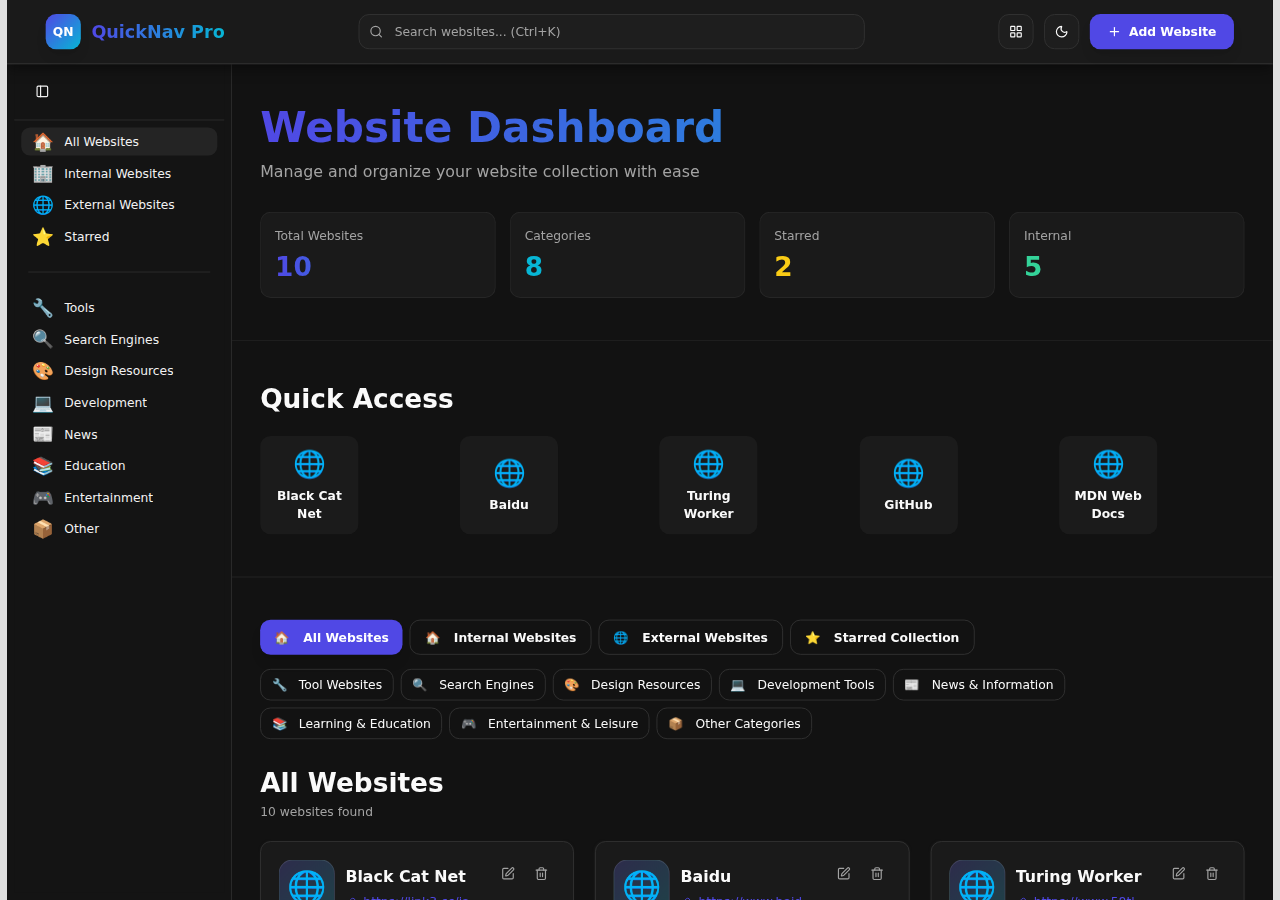
<file: index.html>
<!DOCTYPE html>
                <html lang="zh">
                <head>
                  <meta charset="UTF-8">
                  <meta name="viewport" content="width=device-width, initial-scale=1.0">
                  <meta name="color-scheme" content="light">
                  <meta name="supported-color-schemes" content="light">
                  <title>All Websites Dashboard</title>
                  <style>
                    *,
                    *::before,
                    *::after {
                      box-sizing: border-box;
                      margin: 0;
                    }
                    .iframe-outer {
                      position: fixed;
                      top: 0;
                      left: 0;
                      bottom: 0;
                      right: 0;
                      display: flex;
                      justify-content: center;
                      background-color: #E0E0E0;
                    }
                    .iframe-wrapper {
                      width: 100%;
                      height: 100%;
                      margin: 0 auto;
                      transform-origin: center top;
                      flex-shrink: 0;
                    }
                    #dynamicIframe {
                      border: none;
                      width: 100%;
                      height: 100%;
                    }
                  </style>
                  <script>
                const width = 1440
                const height = 1024
                const resolutionRatio = width && height ? width / height : 1
                const pageNameMap = {
                  'all_websites_dashboard': 'All Websites Dashboard',
    'add_website_form': 'Add New Website',
    'edit_website_form': 'Edit Website Details',
    'delete_website_confirmation': 'Delete Website Confirmation',
    'all_websites_listing': 'All Websites Listing'
                }
                const allPageIds = ["all_websites_dashboard","add_website_form","edit_website_form","delete_website_confirmation","all_websites_listing"]
                const allFormatPageIdsMap = {"all_websites_dashboard":"all-websites-dashboard","add_website_form":"add-website-form","edit_website_form":"edit-website-form","delete_website_confirmation":"delete-website-confirmation","all_websites_listing":"all-websites-listing"}
                const IFRAME_MESSAGE_TYPE = {
                  iframeNavigation: 'iframeNavigation',
                }
                const safeAddEventListener = function Tc(e,t,r,n=!1){e.removeEventListener(t,r,n),e.addEventListener(t,r,n)}
                const processOnclick = (e,t,r)=>{if(r){const n=Pw(t);if(n.methodName&&Lp(n.methodName,r))return;e.preventDefault(),e.stopPropagation();const s=n.args||[],i=(s==null?void 0:s.find(u=>u))||"";i&&Mp(i)}}
                const checkIframeMethod = (e,t)=>{try{return typeof t[e]=="function"||typeof t[e]=="function"}catch(r){return!1}}
                const postIframeMessage = (targetPageId) => {
                  window.parent.postMessage({
                    type: IFRAME_MESSAGE_TYPE.iframeNavigation,
                    targetPageId,
                  })
                }
                const handleIframeLinkClick = (event) => {
                  const dynamicIframe = document.querySelector('#dynamicIframe')
                  if (!dynamicIframe?.contentWindow) {
                    return
                  }
                  const link = event.target.closest('a')
                  const target = event.target
                  if (link) {
                    const href = link.getAttribute('href')
                    const onclick = link.getAttribute('onclick')
                    if (href && href !== '#' && !href.startsWith('javascript:')) {
                      event.preventDefault()
                      event.stopPropagation()
                      const targetPageId = getKeyByValueObj(allFormatPageIdsMap, href)
                      if (targetPageId) {
                        postIframeMessage(targetPageId)
                      }
                      return
                    }
                    if (onclick) {
                      processOnclick(event, onclick, iframe.contentWindow, allFormatPageIdsMap)
                    } else {
                      event.preventDefault()
                      event.stopPropagation() 
                    }
                    return
                  }
                  const onclick = target.getAttribute('onclick')
                  if (onclick) {
                    processOnclick(event, onclick, iframe.contentWindow, allFormatPageIdsMap)
                  }
                }
                function stringExt(link) {
                  let s = String(link || '')
                  s = (s.split('#')[0] || '')
                  s = (s.split('?')[0] || '')
                  s = s.trim()
                  s = s.split('/').filter(Boolean).pop() || ''
                  const lower = s.toLowerCase()
                  if (lower.endsWith('.html') || lower.endsWith('.php') || lower.endsWith('.aspx')) {
                    s = s.slice(0, s.lastIndexOf('.'))
                  }
                  return s
                }
                function formatHref(href) {
                  if (!href) {
                    return ''
                  }
                  try {
                    const url = new URL(href, window.location.href)
                    const pathname = url.pathname || ''
                    return stringExt(pathname)
                  } catch {
                    return stringExt(href)
                  }
                }
                function getKeyByValueObj(obj, value) {
                  const newValue = formatHref(value)
                  const keyFind = Object.keys(obj).find(k => k === newValue)
                  if (keyFind) {
                    return keyFind
                  }
                  return Object.keys(obj).find(k => obj[k] === newValue)
                }
                function setIframeSize(w, h) {
                  const currentContainerRadio = w / h
                  let widthValue = w
                  let heightValue = h
                  let zoom = 1
                  if (currentContainerRadio > resolutionRatio) {
                    widthValue = h * resolutionRatio
                    heightValue = h
                  } else {
                    widthValue = w
                    heightValue = w / resolutionRatio
                  }
                  zoom = width ? widthValue / width : 1
                  return {
                    width: widthValue / zoom + 'px',
                    height: heightValue / zoom + 'px',
                    zoom,
                  }
                }
                function adjustIframeSize() {
                  const iframeWrapper = document.querySelector(".iframe-wrapper")
                  const { width, height, zoom } = setIframeSize(window.innerWidth, window.innerHeight)
                  iframeWrapper.style.height = height
                  iframeWrapper.style.width = width
                  iframeWrapper.style.transform = 'scale(' + zoom + ')'
                }
                function sanitizeFilename(name) {
                  return name.replace(/[\/:*?"<>|]/g, '_')
                }
                function handlePostMessage(event) {
                  if (!event.data) {
                    return
                  }
                  const { type, targetPageId } = event.data
                  const targetPageName = pageNameMap[targetPageId]
                  if (type === "iframeNavigation" && targetPageId && targetPageName) {
                    window.location.href = targetPageName + '.html'
                  }
                }
                function setupIframeEvents() {
                  const iframe = document.getElementById('dynamicIframe')
                  if (iframe && iframe.contentWindow && iframe.contentWindow.document) {
                    safeAddEventListener(iframe.contentWindow.document, 'click', handleIframeLinkClick, true)
                  } else {
                    setTimeout(setupIframeEvents, 100)
                  }
                }
                window.addEventListener('message', handlePostMessage)
                window.onload = function() {
                  adjustIframeSize()
                  setupIframeEvents()
                }
                window.onresize = adjustIframeSize
                window.onunload = () => {
                  window.removeEventListener('message', handlePostMessage)
                }
              </script>
                </head>
                <body>
                  <div class="iframe-outer">
                    <div class="iframe-wrapper">
                      <iframe id="dynamicIframe" srcdoc='<html data-source-file="src/layouts/BaseLayout.astro" data-source-line-start="11" data-source-line-end="21" lang="en"><head data-source-file="src/layouts/BaseLayout.astro" data-source-line-start="12" data-source-line-end="17"><script>(function(){
      function stringExt(link) {
        let s = String(link || &#39;&#39;)
        s = (s.split(&#39;#&#39;)[0] || &#39;&#39;)
        s = (s.split(&#39;?&#39;)[0] || &#39;&#39;)
        s = s.trim()
        s = s.split(&#39;/&#39;).filter(Boolean).pop() || &#39;&#39;
        const lower = s.toLowerCase()
        if (lower.endsWith(&#39;.html&#39;) || lower.endsWith(&#39;.php&#39;) || lower.endsWith(&#39;.aspx&#39;)) {
          s = s.slice(0, s.lastIndexOf(&#39;.&#39;))
        }
        return s
      }
      function formatHref(href) {
        if (!href) {
          return &#39;&#39;
        }
        try {
          const url = new URL(href, window.location.href)
          const pathname = url.pathname || &#39;&#39;
          return stringExt(pathname)
        } catch {
          return stringExt(href)
        }
      }
      function getKeyByValueObj(obj, value) {
        const newValue = formatHref(value)
        const keyFind = Object.keys(obj).find(k => k === newValue)
        if (keyFind) {
          return keyFind
        }
        return Object.keys(obj).find(k => obj[k] === newValue)
      }
      function emit(to, source){
        try {
          if (window.parent) {
            const allFormatPageIdsMap = {"all_websites_dashboard":"all-websites-dashboard","add_website_form":"add-website-form","edit_website_form":"edit-website-form","delete_website_confirmation":"delete-website-confirmation","all_websites_listing":"all-websites-listing"}
            const IFRAME_MESSAGE_TYPE = {
              iframeNavigation: &#39;iframeNavigation&#39;,
            }
            const targetPageId = getKeyByValueObj(allFormatPageIdsMap, String(to || &#39;&#39;))
            if (targetPageId) {
              window.parent.postMessage({
                type: IFRAME_MESSAGE_TYPE.iframeNavigation,
                targetPageId,
              }, &#39;*&#39;)
            }
          }
        } catch(e) {}
      }
      try{
        if (&#39;navigation&#39; in window &amp;&amp; window.navigation &amp;&amp; typeof window.navigation.addEventListener===&#39;function&#39;){
          window.navigation.addEventListener(&#39;navigate&#39;, function(e){
            try{
              var url = (e.destination &amp;&amp; e.destination.url) || &#39;&#39;;
              if (e.canIntercept &amp;&amp; typeof e.intercept===&#39;function&#39;){ e.intercept({ handler:function(){} }) }
              else if (e.preventDefault){ e.preventDefault() }
              emit(url)
            }catch(_){}
          })
        }
      }catch(_){}
    })();</script><meta name="supported-color-schemes" content="light"><meta name="color-scheme" content="light"><style>
      :root, html, body { color-scheme: light; }
      html { forced-color-adjust: none; }
    </style>
    <meta charset="UTF-8">
    <meta name="viewport" content="width=device-width, initial-scale=1.0">
    <meta name="description" content="Built with Astro">
    <title data-source-file="src/layouts/BaseLayout.astro" data-source-line-start="16" data-source-line-end="16">All Websites Dashboard - QuickNav Pro</title>
  <link rel="stylesheet" href="./assets/html/74784/add-website-form.e2ye_R_f.css"><script src="./assets/static/uxbot/25_6/holder.js"></script></head>
  <body data-source-file="src/layouts/BaseLayout.astro" data-source-line-start="18" data-source-line-end="20">
    
  <style>astro-island,astro-slot,astro-static-slot{display:contents}</style><script>(()=>{var e=async t=>{await(await t())()};(self.Astro||(self.Astro={})).load=e;window.dispatchEvent(new Event("astro:load"));})();</script><script>(()=>{var A=Object.defineProperty;var g=(i,o,a)=>o in i?A(i,o,{enumerable:!0,configurable:!0,writable:!0,value:a}):i[o]=a;var d=(i,o,a)=>g(i,typeof o!="symbol"?o+"":o,a);{let i={0:t=>m(t),1:t=>a(t),2:t=>new RegExp(t),3:t=>new Date(t),4:t=>new Map(a(t)),5:t=>new Set(a(t)),6:t=>BigInt(t),7:t=>new URL(t),8:t=>new Uint8Array(t),9:t=>new Uint16Array(t),10:t=>new Uint32Array(t),11:t=>1/0*t},o=t=>{let[l,e]=t;return l in i?i[l](e):void 0},a=t=>t.map(o),m=t=>typeof t!="object"||t===null?t:Object.fromEntries(Object.entries(t).map(([l,e])=>[l,o(e)]));class y extends HTMLElement{constructor(){super(...arguments);d(this,"Component");d(this,"hydrator");d(this,"hydrate",async()=>{var b;if(!this.hydrator||!this.isConnected)return;let e=(b=this.parentElement)==null?void 0:b.closest("astro-island[ssr]");if(e){e.addEventListener("astro:hydrate",this.hydrate,{once:!0});return}let c=this.querySelectorAll("astro-slot"),n={},h=this.querySelectorAll("template[data-astro-template]");for(let r of h){let s=r.closest(this.tagName);s!=null&amp;&amp;s.isSameNode(this)&amp;&amp;(n[r.getAttribute("data-astro-template")||"default"]=r.innerHTML,r.remove())}for(let r of c){let s=r.closest(this.tagName);s!=null&amp;&amp;s.isSameNode(this)&amp;&amp;(n[r.getAttribute("name")||"default"]=r.innerHTML)}let p;try{p=this.hasAttribute("props")?m(JSON.parse(this.getAttribute("props"))):{}}catch(r){let s=this.getAttribute("component-url")||"<unknown>",v=this.getAttribute("component-export");throw v&amp;&amp;(s+=` (export ${v})`),console.error(`[hydrate] Error parsing props for component ${s}`,this.getAttribute("props"),r),r}let u;await this.hydrator(this)(this.Component,p,n,{client:this.getAttribute("client")}),this.removeAttribute("ssr"),this.dispatchEvent(new CustomEvent("astro:hydrate"))});d(this,"unmount",()=>{this.isConnected||this.dispatchEvent(new CustomEvent("astro:unmount"))})}disconnectedCallback(){document.removeEventListener("astro:after-swap",this.unmount),document.addEventListener("astro:after-swap",this.unmount,{once:!0})}connectedCallback(){if(!this.hasAttribute("await-children")||document.readyState==="interactive"||document.readyState==="complete")this.childrenConnectedCallback();else{let e=()=>{document.removeEventListener("DOMContentLoaded",e),c.disconnect(),this.childrenConnectedCallback()},c=new MutationObserver(()=>{var n;((n=this.lastChild)==null?void 0:n.nodeType)===Node.COMMENT_NODE&amp;&amp;this.lastChild.nodeValue==="astro:end"&amp;&amp;(this.lastChild.remove(),e())});c.observe(this,{childList:!0}),document.addEventListener("DOMContentLoaded",e)}}async childrenConnectedCallback(){let e=this.getAttribute("before-hydration-url");e&amp;&amp;await import(e),this.start()}async start(){let e=JSON.parse(this.getAttribute("opts")),c=this.getAttribute("client");if(Astro[c]===void 0){window.addEventListener(`astro:${c}`,()=>this.start(),{once:!0});return}try{await Astro[c](async()=>{let n=this.getAttribute("renderer-url"),[h,{default:p}]=await Promise.all([import(this.getAttribute("component-url")),n?import(n):()=>()=>{}]),u=this.getAttribute("component-export")||"default";if(!u.includes("."))this.Component=h[u];else{this.Component=h;for(let f of u.split("."))this.Component=this.Component[f]}return this.hydrator=p,this.hydrate},e,this)}catch(n){console.error(`[astro-island] Error hydrating ${this.getAttribute("component-url")}`,n)}}attributeChangedCallback(){this.hydrate()}}d(y,"observedAttributes",["props"]),customElements.get("astro-island")||customElements.define("astro-island",y)}})();</script><astro-island uid="1banUF" prefix="s0" component-url="https://uxbot-prod-public.s3.cn-north-1.amazonaws.com.cn/html/74784/CommonHeader.C8XiA-sp.js" component-export="default" renderer-url="https://uxbot-prod-public.s3.cn-north-1.amazonaws.com.cn/html/74784/client.C0EXU88P.js" props="{}" ssr="" client="load" opts="{&amp;quot;name&amp;quot;:&amp;quot;CommonHeader&amp;quot;,&amp;quot;value&amp;quot;:true}" await-children=""><header class="sticky top-0 z-50 bg-card/95 backdrop-blur-md border-b border-border shadow-card" data-source-file="src/components/common/CommonHeader.vue" data-source-line-start="60" data-source-line-end="125"><div class="container mx-auto px-4 md:px-6 py-3 md:py-4" data-source-file="src/components/common/CommonHeader.vue" data-source-line-start="61" data-source-line-end="124"><div class="flex items-center justify-between gap-4" data-source-file="src/components/common/CommonHeader.vue" data-source-line-start="62" data-source-line-end="123"><a href="./all-websites-dashboard.html" class="flex items-center gap-3 group flex-shrink-0" data-source-file="src/components/common/CommonHeader.vue" data-source-line-start="64" data-source-line-end="71"><div class="w-10 h-10 bg-gradient-to-br from-primary to-accent rounded-xl flex items-center justify-center text-primary-foreground font-bold text-sm shadow-lg group-hover:scale-105 transition-transform glow-primary" data-source-file="src/components/common/CommonHeader.vue" data-source-line-start="65" data-source-line-end="67"> QN </div><span class="hidden sm:inline text-xl font-bold text-gradient-primary" data-source-file="src/components/common/CommonHeader.vue" data-source-line-start="68" data-source-line-end="70"> QuickNav Pro </span></a><div class="flex-1 max-w-xl mx-4 relative" data-source-file="src/components/common/CommonHeader.vue" data-source-line-start="74" data-source-line-end="87"><svg xmlns="http://www.w3.org/2000/svg" width="16" height="16" viewBox="0 0 24 24" fill="none" stroke="currentColor" stroke-width="2" stroke-linecap="round" stroke-linejoin="round" class="lucide absolute left-3 top-1/2 -translate-y-1/2 text-muted-foreground lucide-search-icon lucide-search absolute left-3 top-1/2 -translate-y-1/2 text-muted-foreground" data-source-file="src/components/common/SafeIcon.vue" data-source-line-start="43" data-source-line-end="49"><path d="m21 21-4.34-4.34"></path><circle cx="11" cy="11" r="8"></circle></svg><input class="flex h-10 border px-3 text-sm ring-offset-background file:border-0 file:bg-transparent file:text-foreground file:text-sm file:font-medium placeholder:text-muted-foreground focus-visible:outline-none focus-visible:ring-2 focus-visible:ring-ring focus-visible:ring-offset-2 disabled:cursor-not-allowed disabled:opacity-50 w-full pl-10 pr-4 py-2 bg-muted/50 border-border rounded-xl focus:ring-2 focus:ring-primary/50 focus:border-primary transition-all" type="search" placeholder="Search websites... (Ctrl+K)" data-source-file="src/components/ui/input/Input.vue" data-source-line-start="23" data-source-line-end="23" value=""></div><div class="flex items-center gap-2 md:gap-3" data-source-file="src/components/common/CommonHeader.vue" data-source-line-start="90" data-source-line-end="122"><button class="items-center justify-center gap-2 whitespace-nowrap text-sm font-medium ring-offset-background focus-visible:outline-none focus-visible:ring-2 focus-visible:ring-ring focus-visible:ring-offset-2 disabled:pointer-events-none disabled:opacity-50 [&amp;amp;_svg]:pointer-events-none [&amp;amp;_svg]:size-4 [&amp;amp;_svg]:shrink-0 hover:text-accent-foreground hidden md:flex w-10 h-10 rounded-lg bg-muted/50 hover:bg-muted border border-border hover:border-primary/50 transition-all" title="Toggle View" data-source-file="src/components/ui/button/Button.vue" data-source-line-start="21" data-source-line-end="27"><!--[--><svg xmlns="http://www.w3.org/2000/svg" width="18" height="18" viewBox="0 0 24 24" fill="none" stroke="currentColor" stroke-width="2" stroke-linecap="round" stroke-linejoin="round" data-source-file="src/components/common/SafeIcon.vue" data-source-line-start="43" data-source-line-end="49" class="lucide lucide-layout-grid-icon lucide-layout-grid"><rect width="7" height="7" x="3" y="3" rx="1"></rect><rect width="7" height="7" x="14" y="3" rx="1"></rect><rect width="7" height="7" x="14" y="14" rx="1"></rect><rect width="7" height="7" x="3" y="14" rx="1"></rect></svg><!--]--></button><button class="inline-flex items-center justify-center gap-2 whitespace-nowrap text-sm font-medium ring-offset-background focus-visible:outline-none focus-visible:ring-2 focus-visible:ring-ring focus-visible:ring-offset-2 disabled:pointer-events-none disabled:opacity-50 [&amp;amp;_svg]:pointer-events-none [&amp;amp;_svg]:size-4 [&amp;amp;_svg]:shrink-0 hover:text-accent-foreground w-10 h-10 rounded-lg bg-muted/50 hover:bg-muted border border-border hover:border-primary/50 transition-all" title="Switch to Light Mode" data-source-file="src/components/ui/button/Button.vue" data-source-line-start="21" data-source-line-end="27"><!--[--><svg xmlns="http://www.w3.org/2000/svg" width="18" height="18" viewBox="0 0 24 24" fill="none" stroke="currentColor" stroke-width="2" stroke-linecap="round" stroke-linejoin="round" data-source-file="src/components/common/SafeIcon.vue" data-source-line-start="43" data-source-line-end="49" class="lucide lucide-moon-icon lucide-moon"><path d="M20.985 12.486a9 9 0 1 1-9.473-9.472c.405-.022.617.46.402.803a6 6 0 0 0 8.268 8.268c.344-.215.825-.004.803.401"></path></svg><!--]--></button><button class="justify-center whitespace-nowrap ring-offset-background focus-visible:outline-none focus-visible:ring-2 focus-visible:ring-ring focus-visible:ring-offset-2 disabled:pointer-events-none disabled:opacity-50 [&amp;amp;_svg]:pointer-events-none [&amp;amp;_svg]:size-4 [&amp;amp;_svg]:shrink-0 h-10 px-4 md:px-5 py-2 md:py-2.5 bg-primary hover:bg-primary/90 text-primary-foreground rounded-lg font-semibold text-sm flex items-center gap-2 shadow-lg glow-primary hover:scale-105 transition-all" data-source-file="src/components/ui/button/Button.vue" data-source-line-start="21" data-source-line-end="27"><!--[--><svg xmlns="http://www.w3.org/2000/svg" width="18" height="18" viewBox="0 0 24 24" fill="none" stroke="currentColor" stroke-width="2" stroke-linecap="round" stroke-linejoin="round" data-source-file="src/components/common/SafeIcon.vue" data-source-line-start="43" data-source-line-end="49" class="lucide lucide-plus-icon lucide-plus"><path d="M5 12h14"></path><path d="M12 5v14"></path></svg><span class="hidden sm:inline" data-source-file="src/components/common/CommonHeader.vue" data-source-line-start="120" data-source-line-end="120">Add Website</span><!--]--></button></div></div></div></header><!--astro:end--></astro-island>
  <script>(()=>{var l=(n,t)=>{let i=async()=>{await(await n())()},e=typeof t.value=="object"?t.value:void 0,s={timeout:e==null?void 0:e.timeout};"requestIdleCallback"in window?window.requestIdleCallback(i,s):setTimeout(i,s.timeout||200)};(self.Astro||(self.Astro={})).idle=l;window.dispatchEvent(new Event("astro:idle"));})();</script><astro-island uid="nilbO" prefix="s5" component-url="https://uxbot-prod-public.s3.cn-north-1.amazonaws.com.cn/html/74784/AppSidebarLayout.BC9M65pN.js" component-export="default" renderer-url="https://uxbot-prod-public.s3.cn-north-1.amazonaws.com.cn/html/74784/client.C0EXU88P.js" props="{&amp;quot;headerHeight&amp;quot;:[0,&amp;quot;64px&amp;quot;]}" ssr="" client="load" opts="{&amp;quot;name&amp;quot;:&amp;quot;AppSidebarLayout&amp;quot;,&amp;quot;value&amp;quot;:true}" await-children=""><!--[--><div style="--sidebar-width:16rem;--sidebar-width-icon:3rem;--header-height:64px;" class="group/sidebar-wrapper flex min-h-svh w-full has-[[data-variant=inset]]:bg-sidebar" data-source-file="src/components/ui/sidebar/SidebarProvider.vue" data-source-line-start="72" data-source-line-end="81"><!--[--><div data-source-file="src/components/ui/sidebar/Sidebar.vue" data-source-line-start="29" data-source-line-end="86"><!--[--><!--[--><!--v-if--><!--]--><!--]--><div class="group peer hidden md:block" data-state="expanded" data-collapsible="" data-variant="inset" data-side="left" data-source-file="src/components/ui/sidebar/Sidebar.vue" data-source-line-start="46" data-source-line-end="85"><div class="duration-200 relative h-svh w-[--sidebar-width] bg-transparent transition-[width] ease-linear group-data-[collapsible=offcanvas]:w-0 group-data-[side=right]:rotate-180 group-data-[collapsible=icon]:w-[calc(var(--sidebar-width-icon)_+_theme(spacing.4))]" data-source-file="src/components/ui/sidebar/Sidebar.vue" data-source-line-start="54" data-source-line-end="63"></div><div class="duration-200 fixed inset-y-0 z-10 hidden w-[--sidebar-width] transition-[left,right,width] ease-linear md:flex left-0 group-data-[collapsible=offcanvas]:left-[calc(var(--sidebar-width)*-1)] p-2 group-data-[collapsible=icon]:w-[calc(var(--sidebar-width-icon)_+_theme(spacing.4)_+_2px)] top-[--header-height] h-[calc(100vh-var(--header-height))] border-r border-border bg-sidebar" data-source-file="src/components/ui/sidebar/Sidebar.vue" data-source-line-start="64" data-source-line-end="84"><div data-sidebar="sidebar" class="flex h-full w-full flex-col text-sidebar-foreground bg-sidebar group-data-[variant=floating]:rounded-lg group-data-[variant=floating]:border group-data-[variant=floating]:border-sidebar-border group-data-[variant=floating]:shadow" data-source-file="src/components/ui/sidebar/Sidebar.vue" data-source-line-start="78" data-source-line-end="83"><!--[--><div data-sidebar="header" class="flex flex-col gap-2 p-4 border-b border-sidebar-border" data-source-file="src/components/ui/sidebar/SidebarHeader.vue" data-source-line-start="11" data-source-line-end="16"><!--[--><button class="inline-flex items-center justify-center gap-2 whitespace-nowrap rounded-md text-sm font-medium ring-offset-background transition-colors focus-visible:outline-none focus-visible:ring-2 focus-visible:ring-ring focus-visible:ring-offset-2 disabled:pointer-events-none disabled:opacity-50 [&amp;amp;_svg]:pointer-events-none [&amp;amp;_svg]:size-4 [&amp;amp;_svg]:shrink-0 hover:bg-accent hover:text-accent-foreground w-8 h-8" data-sidebar="trigger" data-source-file="src/components/ui/button/Button.vue" data-source-line-start="21" data-source-line-end="27"><!--[--><svg xmlns="http://www.w3.org/2000/svg" width="24" height="24" viewBox="0 0 24 24" fill="none" stroke="currentColor" stroke-width="2" stroke-linecap="round" stroke-linejoin="round" data-source-file="src/components/ui/sidebar/SidebarTrigger.vue" data-source-line-start="23" data-source-line-end="23" class="lucide lucide-panel-left-icon lucide-panel-left"><rect width="18" height="18" x="3" y="3" rx="2"></rect><path d="M9 3v18"></path></svg><span class="sr-only" data-source-file="src/components/ui/sidebar/SidebarTrigger.vue" data-source-line-start="24" data-source-line-end="24">Toggle Sidebar</span><!--]--></button><!--]--></div><div data-sidebar="content" class="flex min-h-0 flex-1 flex-col gap-2 overflow-auto group-data-[collapsible=icon]:overflow-hidden p-2" data-source-file="src/components/ui/sidebar/SidebarContent.vue" data-source-line-start="11" data-source-line-end="16"><!--[--><ul data-sidebar="menu" class="flex w-full min-w-0 flex-col gap-1" data-source-file="src/components/ui/sidebar/SidebarMenu.vue" data-source-line-start="11" data-source-line-end="16"><!--[--><!--[--><li data-sidebar="menu-item" class="group/menu-item relative" data-source-file="src/components/ui/sidebar/SidebarMenuItem.vue" data-source-line-start="11" data-source-line-end="16"><!--[--><a data-sidebar="menu-button" data-size="default" data-active="true" class="peer/menu-button flex w-full items-center gap-2 overflow-hidden rounded-md p-2 text-left outline-none ring-sidebar-ring transition-[width,height,padding] focus-visible:ring-2 active:bg-sidebar-accent active:text-sidebar-accent-foreground disabled:pointer-events-none disabled:opacity-50 group-has-[[data-sidebar=menu-action]]/menu-item:pr-8 aria-disabled:pointer-events-none aria-disabled:opacity-50 data-[active=true]:bg-sidebar-accent data-[active=true]:font-medium data-[active=true]:text-sidebar-accent-foreground data-[state=open]:hover:bg-sidebar-accent data-[state=open]:hover:text-sidebar-accent-foreground group-data-[collapsible=icon]:!size-8 group-data-[collapsible=icon]:!p-2 [&amp;amp;&amp;gt;span:last-child]:truncate [&amp;amp;&amp;gt;svg]:size-4 [&amp;amp;&amp;gt;svg]:shrink-0 hover:bg-sidebar-accent hover:text-sidebar-accent-foreground h-8 text-sm group flex items-center gap-3 px-3 py-2.5 rounded-lg transition-all" data-source-file="src/components/common/AppSidebar.vue" data-source-line-start="83" data-source-line-end="86" href="./all-websites-dashboard.html"><span class="text-xl flex-shrink-0" data-source-file="src/components/common/AppSidebar.vue" data-source-line-start="84" data-source-line-end="84">🏠</span><span class="font-medium" data-source-file="src/components/common/AppSidebar.vue" data-source-line-start="85" data-source-line-end="85">All Websites</span></a><!--]--></li><li data-sidebar="menu-item" class="group/menu-item relative" data-source-file="src/components/ui/sidebar/SidebarMenuItem.vue" data-source-line-start="11" data-source-line-end="16"><!--[--><a data-sidebar="menu-button" data-size="default" data-active="false" class="peer/menu-button flex w-full items-center gap-2 overflow-hidden rounded-md p-2 text-left outline-none ring-sidebar-ring transition-[width,height,padding] focus-visible:ring-2 active:bg-sidebar-accent active:text-sidebar-accent-foreground disabled:pointer-events-none disabled:opacity-50 group-has-[[data-sidebar=menu-action]]/menu-item:pr-8 aria-disabled:pointer-events-none aria-disabled:opacity-50 data-[active=true]:bg-sidebar-accent data-[active=true]:font-medium data-[active=true]:text-sidebar-accent-foreground data-[state=open]:hover:bg-sidebar-accent data-[state=open]:hover:text-sidebar-accent-foreground group-data-[collapsible=icon]:!size-8 group-data-[collapsible=icon]:!p-2 [&amp;amp;&amp;gt;span:last-child]:truncate [&amp;amp;&amp;gt;svg]:size-4 [&amp;amp;&amp;gt;svg]:shrink-0 hover:bg-sidebar-accent hover:text-sidebar-accent-foreground h-8 text-sm group flex items-center gap-3 px-3 py-2.5 rounded-lg transition-all" data-source-file="src/components/common/AppSidebar.vue" data-source-line-start="83" data-source-line-end="86" href="./internal-websites-listing.html"><span class="text-xl flex-shrink-0" data-source-file="src/components/common/AppSidebar.vue" data-source-line-start="84" data-source-line-end="84">🏢</span><span class="font-medium" data-source-file="src/components/common/AppSidebar.vue" data-source-line-start="85" data-source-line-end="85">Internal Websites</span></a><!--]--></li><li data-sidebar="menu-item" class="group/menu-item relative" data-source-file="src/components/ui/sidebar/SidebarMenuItem.vue" data-source-line-start="11" data-source-line-end="16"><!--[--><a data-sidebar="menu-button" data-size="default" data-active="false" class="peer/menu-button flex w-full items-center gap-2 overflow-hidden rounded-md p-2 text-left outline-none ring-sidebar-ring transition-[width,height,padding] focus-visible:ring-2 active:bg-sidebar-accent active:text-sidebar-accent-foreground disabled:pointer-events-none disabled:opacity-50 group-has-[[data-sidebar=menu-action]]/menu-item:pr-8 aria-disabled:pointer-events-none aria-disabled:opacity-50 data-[active=true]:bg-sidebar-accent data-[active=true]:font-medium data-[active=true]:text-sidebar-accent-foreground data-[state=open]:hover:bg-sidebar-accent data-[state=open]:hover:text-sidebar-accent-foreground group-data-[collapsible=icon]:!size-8 group-data-[collapsible=icon]:!p-2 [&amp;amp;&amp;gt;span:last-child]:truncate [&amp;amp;&amp;gt;svg]:size-4 [&amp;amp;&amp;gt;svg]:shrink-0 hover:bg-sidebar-accent hover:text-sidebar-accent-foreground h-8 text-sm group flex items-center gap-3 px-3 py-2.5 rounded-lg transition-all" data-source-file="src/components/common/AppSidebar.vue" data-source-line-start="83" data-source-line-end="86" href="./external-websites-listing.html"><span class="text-xl flex-shrink-0" data-source-file="src/components/common/AppSidebar.vue" data-source-line-start="84" data-source-line-end="84">🌐</span><span class="font-medium" data-source-file="src/components/common/AppSidebar.vue" data-source-line-start="85" data-source-line-end="85">External Websites</span></a><!--]--></li><li data-sidebar="menu-item" class="group/menu-item relative" data-source-file="src/components/ui/sidebar/SidebarMenuItem.vue" data-source-line-start="11" data-source-line-end="16"><!--[--><a data-sidebar="menu-button" data-size="default" data-active="false" class="peer/menu-button flex w-full items-center gap-2 overflow-hidden rounded-md p-2 text-left outline-none ring-sidebar-ring transition-[width,height,padding] focus-visible:ring-2 active:bg-sidebar-accent active:text-sidebar-accent-foreground disabled:pointer-events-none disabled:opacity-50 group-has-[[data-sidebar=menu-action]]/menu-item:pr-8 aria-disabled:pointer-events-none aria-disabled:opacity-50 data-[active=true]:bg-sidebar-accent data-[active=true]:font-medium data-[active=true]:text-sidebar-accent-foreground data-[state=open]:hover:bg-sidebar-accent data-[state=open]:hover:text-sidebar-accent-foreground group-data-[collapsible=icon]:!size-8 group-data-[collapsible=icon]:!p-2 [&amp;amp;&amp;gt;span:last-child]:truncate [&amp;amp;&amp;gt;svg]:size-4 [&amp;amp;&amp;gt;svg]:shrink-0 hover:bg-sidebar-accent hover:text-sidebar-accent-foreground h-8 text-sm group flex items-center gap-3 px-3 py-2.5 rounded-lg transition-all" data-source-file="src/components/common/AppSidebar.vue" data-source-line-start="83" data-source-line-end="86" href="./starred-websites-listing.html"><span class="text-xl flex-shrink-0" data-source-file="src/components/common/AppSidebar.vue" data-source-line-start="84" data-source-line-end="84">⭐</span><span class="font-medium" data-source-file="src/components/common/AppSidebar.vue" data-source-line-start="85" data-source-line-end="85">Starred</span></a><!--]--></li><!--]--><!--]--></ul><div data-orientation="horizontal" role="none" class="shrink-0 h-px mx-2 w-auto bg-sidebar-border my-4" data-sidebar="separator" data-source-file="src/components/ui/separator/Separator.vue" data-source-line-start="19" data-source-line-end="28"><!--[--><!--]--></div><ul data-sidebar="menu" class="flex w-full min-w-0 flex-col gap-1" data-source-file="src/components/ui/sidebar/SidebarMenu.vue" data-source-line-start="11" data-source-line-end="16"><!--[--><!--[--><li data-sidebar="menu-item" class="group/menu-item relative" data-source-file="src/components/ui/sidebar/SidebarMenuItem.vue" data-source-line-start="11" data-source-line-end="16"><!--[--><a data-sidebar="menu-button" data-size="default" data-active="false" class="peer/menu-button flex w-full items-center gap-2 overflow-hidden rounded-md p-2 text-left outline-none ring-sidebar-ring transition-[width,height,padding] focus-visible:ring-2 active:bg-sidebar-accent active:text-sidebar-accent-foreground disabled:pointer-events-none disabled:opacity-50 group-has-[[data-sidebar=menu-action]]/menu-item:pr-8 aria-disabled:pointer-events-none aria-disabled:opacity-50 data-[active=true]:bg-sidebar-accent data-[active=true]:font-medium data-[active=true]:text-sidebar-accent-foreground data-[state=open]:hover:bg-sidebar-accent data-[state=open]:hover:text-sidebar-accent-foreground group-data-[collapsible=icon]:!size-8 group-data-[collapsible=icon]:!p-2 [&amp;amp;&amp;gt;span:last-child]:truncate [&amp;amp;&amp;gt;svg]:size-4 [&amp;amp;&amp;gt;svg]:shrink-0 hover:bg-sidebar-accent hover:text-sidebar-accent-foreground h-8 text-sm group flex items-center gap-3 px-3 py-2.5 rounded-lg transition-all" data-source-file="src/components/common/AppSidebar.vue" data-source-line-start="100" data-source-line-end="103" href="./all-websites-dashboard.html?category=tools"><span class="text-xl flex-shrink-0" data-source-file="src/components/common/AppSidebar.vue" data-source-line-start="101" data-source-line-end="101">🔧</span><span class="font-medium" data-source-file="src/components/common/AppSidebar.vue" data-source-line-start="102" data-source-line-end="102">Tools</span></a><!--]--></li><li data-sidebar="menu-item" class="group/menu-item relative" data-source-file="src/components/ui/sidebar/SidebarMenuItem.vue" data-source-line-start="11" data-source-line-end="16"><!--[--><a data-sidebar="menu-button" data-size="default" data-active="false" class="peer/menu-button flex w-full items-center gap-2 overflow-hidden rounded-md p-2 text-left outline-none ring-sidebar-ring transition-[width,height,padding] focus-visible:ring-2 active:bg-sidebar-accent active:text-sidebar-accent-foreground disabled:pointer-events-none disabled:opacity-50 group-has-[[data-sidebar=menu-action]]/menu-item:pr-8 aria-disabled:pointer-events-none aria-disabled:opacity-50 data-[active=true]:bg-sidebar-accent data-[active=true]:font-medium data-[active=true]:text-sidebar-accent-foreground data-[state=open]:hover:bg-sidebar-accent data-[state=open]:hover:text-sidebar-accent-foreground group-data-[collapsible=icon]:!size-8 group-data-[collapsible=icon]:!p-2 [&amp;amp;&amp;gt;span:last-child]:truncate [&amp;amp;&amp;gt;svg]:size-4 [&amp;amp;&amp;gt;svg]:shrink-0 hover:bg-sidebar-accent hover:text-sidebar-accent-foreground h-8 text-sm group flex items-center gap-3 px-3 py-2.5 rounded-lg transition-all" data-source-file="src/components/common/AppSidebar.vue" data-source-line-start="100" data-source-line-end="103" href="./all-websites-dashboard.html?category=search"><span class="text-xl flex-shrink-0" data-source-file="src/components/common/AppSidebar.vue" data-source-line-start="101" data-source-line-end="101">🔍</span><span class="font-medium" data-source-file="src/components/common/AppSidebar.vue" data-source-line-start="102" data-source-line-end="102">Search Engines</span></a><!--]--></li><li data-sidebar="menu-item" class="group/menu-item relative" data-source-file="src/components/ui/sidebar/SidebarMenuItem.vue" data-source-line-start="11" data-source-line-end="16"><!--[--><a data-sidebar="menu-button" data-size="default" data-active="false" class="peer/menu-button flex w-full items-center gap-2 overflow-hidden rounded-md p-2 text-left outline-none ring-sidebar-ring transition-[width,height,padding] focus-visible:ring-2 active:bg-sidebar-accent active:text-sidebar-accent-foreground disabled:pointer-events-none disabled:opacity-50 group-has-[[data-sidebar=menu-action]]/menu-item:pr-8 aria-disabled:pointer-events-none aria-disabled:opacity-50 data-[active=true]:bg-sidebar-accent data-[active=true]:font-medium data-[active=true]:text-sidebar-accent-foreground data-[state=open]:hover:bg-sidebar-accent data-[state=open]:hover:text-sidebar-accent-foreground group-data-[collapsible=icon]:!size-8 group-data-[collapsible=icon]:!p-2 [&amp;amp;&amp;gt;span:last-child]:truncate [&amp;amp;&amp;gt;svg]:size-4 [&amp;amp;&amp;gt;svg]:shrink-0 hover:bg-sidebar-accent hover:text-sidebar-accent-foreground h-8 text-sm group flex items-center gap-3 px-3 py-2.5 rounded-lg transition-all" data-source-file="src/components/common/AppSidebar.vue" data-source-line-start="100" data-source-line-end="103" href="./all-websites-dashboard.html?category=design"><span class="text-xl flex-shrink-0" data-source-file="src/components/common/AppSidebar.vue" data-source-line-start="101" data-source-line-end="101">🎨</span><span class="font-medium" data-source-file="src/components/common/AppSidebar.vue" data-source-line-start="102" data-source-line-end="102">Design Resources</span></a><!--]--></li><li data-sidebar="menu-item" class="group/menu-item relative" data-source-file="src/components/ui/sidebar/SidebarMenuItem.vue" data-source-line-start="11" data-source-line-end="16"><!--[--><a data-sidebar="menu-button" data-size="default" data-active="false" class="peer/menu-button flex w-full items-center gap-2 overflow-hidden rounded-md p-2 text-left outline-none ring-sidebar-ring transition-[width,height,padding] focus-visible:ring-2 active:bg-sidebar-accent active:text-sidebar-accent-foreground disabled:pointer-events-none disabled:opacity-50 group-has-[[data-sidebar=menu-action]]/menu-item:pr-8 aria-disabled:pointer-events-none aria-disabled:opacity-50 data-[active=true]:bg-sidebar-accent data-[active=true]:font-medium data-[active=true]:text-sidebar-accent-foreground data-[state=open]:hover:bg-sidebar-accent data-[state=open]:hover:text-sidebar-accent-foreground group-data-[collapsible=icon]:!size-8 group-data-[collapsible=icon]:!p-2 [&amp;amp;&amp;gt;span:last-child]:truncate [&amp;amp;&amp;gt;svg]:size-4 [&amp;amp;&amp;gt;svg]:shrink-0 hover:bg-sidebar-accent hover:text-sidebar-accent-foreground h-8 text-sm group flex items-center gap-3 px-3 py-2.5 rounded-lg transition-all" data-source-file="src/components/common/AppSidebar.vue" data-source-line-start="100" data-source-line-end="103" href="./all-websites-dashboard.html?category=dev"><span class="text-xl flex-shrink-0" data-source-file="src/components/common/AppSidebar.vue" data-source-line-start="101" data-source-line-end="101">💻</span><span class="font-medium" data-source-file="src/components/common/AppSidebar.vue" data-source-line-start="102" data-source-line-end="102">Development</span></a><!--]--></li><li data-sidebar="menu-item" class="group/menu-item relative" data-source-file="src/components/ui/sidebar/SidebarMenuItem.vue" data-source-line-start="11" data-source-line-end="16"><!--[--><a data-sidebar="menu-button" data-size="default" data-active="false" class="peer/menu-button flex w-full items-center gap-2 overflow-hidden rounded-md p-2 text-left outline-none ring-sidebar-ring transition-[width,height,padding] focus-visible:ring-2 active:bg-sidebar-accent active:text-sidebar-accent-foreground disabled:pointer-events-none disabled:opacity-50 group-has-[[data-sidebar=menu-action]]/menu-item:pr-8 aria-disabled:pointer-events-none aria-disabled:opacity-50 data-[active=true]:bg-sidebar-accent data-[active=true]:font-medium data-[active=true]:text-sidebar-accent-foreground data-[state=open]:hover:bg-sidebar-accent data-[state=open]:hover:text-sidebar-accent-foreground group-data-[collapsible=icon]:!size-8 group-data-[collapsible=icon]:!p-2 [&amp;amp;&amp;gt;span:last-child]:truncate [&amp;amp;&amp;gt;svg]:size-4 [&amp;amp;&amp;gt;svg]:shrink-0 hover:bg-sidebar-accent hover:text-sidebar-accent-foreground h-8 text-sm group flex items-center gap-3 px-3 py-2.5 rounded-lg transition-all" data-source-file="src/components/common/AppSidebar.vue" data-source-line-start="100" data-source-line-end="103" href="./all-websites-dashboard.html?category=news"><span class="text-xl flex-shrink-0" data-source-file="src/components/common/AppSidebar.vue" data-source-line-start="101" data-source-line-end="101">📰</span><span class="font-medium" data-source-file="src/components/common/AppSidebar.vue" data-source-line-start="102" data-source-line-end="102">News</span></a><!--]--></li><li data-sidebar="menu-item" class="group/menu-item relative" data-source-file="src/components/ui/sidebar/SidebarMenuItem.vue" data-source-line-start="11" data-source-line-end="16"><!--[--><a data-sidebar="menu-button" data-size="default" data-active="false" class="peer/menu-button flex w-full items-center gap-2 overflow-hidden rounded-md p-2 text-left outline-none ring-sidebar-ring transition-[width,height,padding] focus-visible:ring-2 active:bg-sidebar-accent active:text-sidebar-accent-foreground disabled:pointer-events-none disabled:opacity-50 group-has-[[data-sidebar=menu-action]]/menu-item:pr-8 aria-disabled:pointer-events-none aria-disabled:opacity-50 data-[active=true]:bg-sidebar-accent data-[active=true]:font-medium data-[active=true]:text-sidebar-accent-foreground data-[state=open]:hover:bg-sidebar-accent data-[state=open]:hover:text-sidebar-accent-foreground group-data-[collapsible=icon]:!size-8 group-data-[collapsible=icon]:!p-2 [&amp;amp;&amp;gt;span:last-child]:truncate [&amp;amp;&amp;gt;svg]:size-4 [&amp;amp;&amp;gt;svg]:shrink-0 hover:bg-sidebar-accent hover:text-sidebar-accent-foreground h-8 text-sm group flex items-center gap-3 px-3 py-2.5 rounded-lg transition-all" data-source-file="src/components/common/AppSidebar.vue" data-source-line-start="100" data-source-line-end="103" href="./all-websites-dashboard.html?category=education"><span class="text-xl flex-shrink-0" data-source-file="src/components/common/AppSidebar.vue" data-source-line-start="101" data-source-line-end="101">📚</span><span class="font-medium" data-source-file="src/components/common/AppSidebar.vue" data-source-line-start="102" data-source-line-end="102">Education</span></a><!--]--></li><li data-sidebar="menu-item" class="group/menu-item relative" data-source-file="src/components/ui/sidebar/SidebarMenuItem.vue" data-source-line-start="11" data-source-line-end="16"><!--[--><a data-sidebar="menu-button" data-size="default" data-active="false" class="peer/menu-button flex w-full items-center gap-2 overflow-hidden rounded-md p-2 text-left outline-none ring-sidebar-ring transition-[width,height,padding] focus-visible:ring-2 active:bg-sidebar-accent active:text-sidebar-accent-foreground disabled:pointer-events-none disabled:opacity-50 group-has-[[data-sidebar=menu-action]]/menu-item:pr-8 aria-disabled:pointer-events-none aria-disabled:opacity-50 data-[active=true]:bg-sidebar-accent data-[active=true]:font-medium data-[active=true]:text-sidebar-accent-foreground data-[state=open]:hover:bg-sidebar-accent data-[state=open]:hover:text-sidebar-accent-foreground group-data-[collapsible=icon]:!size-8 group-data-[collapsible=icon]:!p-2 [&amp;amp;&amp;gt;span:last-child]:truncate [&amp;amp;&amp;gt;svg]:size-4 [&amp;amp;&amp;gt;svg]:shrink-0 hover:bg-sidebar-accent hover:text-sidebar-accent-foreground h-8 text-sm group flex items-center gap-3 px-3 py-2.5 rounded-lg transition-all" data-source-file="src/components/common/AppSidebar.vue" data-source-line-start="100" data-source-line-end="103" href="./all-websites-dashboard.html?category=entertainment"><span class="text-xl flex-shrink-0" data-source-file="src/components/common/AppSidebar.vue" data-source-line-start="101" data-source-line-end="101">🎮</span><span class="font-medium" data-source-file="src/components/common/AppSidebar.vue" data-source-line-start="102" data-source-line-end="102">Entertainment</span></a><!--]--></li><li data-sidebar="menu-item" class="group/menu-item relative" data-source-file="src/components/ui/sidebar/SidebarMenuItem.vue" data-source-line-start="11" data-source-line-end="16"><!--[--><a data-sidebar="menu-button" data-size="default" data-active="false" class="peer/menu-button flex w-full items-center gap-2 overflow-hidden rounded-md p-2 text-left outline-none ring-sidebar-ring transition-[width,height,padding] focus-visible:ring-2 active:bg-sidebar-accent active:text-sidebar-accent-foreground disabled:pointer-events-none disabled:opacity-50 group-has-[[data-sidebar=menu-action]]/menu-item:pr-8 aria-disabled:pointer-events-none aria-disabled:opacity-50 data-[active=true]:bg-sidebar-accent data-[active=true]:font-medium data-[active=true]:text-sidebar-accent-foreground data-[state=open]:hover:bg-sidebar-accent data-[state=open]:hover:text-sidebar-accent-foreground group-data-[collapsible=icon]:!size-8 group-data-[collapsible=icon]:!p-2 [&amp;amp;&amp;gt;span:last-child]:truncate [&amp;amp;&amp;gt;svg]:size-4 [&amp;amp;&amp;gt;svg]:shrink-0 hover:bg-sidebar-accent hover:text-sidebar-accent-foreground h-8 text-sm group flex items-center gap-3 px-3 py-2.5 rounded-lg transition-all" data-source-file="src/components/common/AppSidebar.vue" data-source-line-start="100" data-source-line-end="103" href="./all-websites-dashboard.html?category=other"><span class="text-xl flex-shrink-0" data-source-file="src/components/common/AppSidebar.vue" data-source-line-start="101" data-source-line-end="101">📦</span><span class="font-medium" data-source-file="src/components/common/AppSidebar.vue" data-source-line-start="102" data-source-line-end="102">Other</span></a><!--]--></li><!--]--><!--]--></ul><!--]--></div><!--]--></div></div></div></div><main class="relative flex-1 bg-background peer-data-[variant=inset]:min-h-[calc(100svh-theme(spacing.4))] md:peer-data-[variant=inset]:m-2 md:peer-data-[state=collapsed]:peer-data-[variant=inset]:ml-2 md:peer-data-[variant=inset]:ml-0 md:peer-data-[variant=inset]:rounded-xl md:peer-data-[variant=inset]:shadow flex flex-col min-h-[calc(100vh-var(--header-height))]" data-source-file="src/components/ui/sidebar/SidebarInset.vue" data-source-line-start="11" data-source-line-end="19"><!--[--><!--[--><astro-slot>
    <main data-source-file="src/pages/all-websites-dashboard.astro" data-source-line-start="15" data-source-line-end="22" class="flex-1 flex flex-col">
      <div data-source-file="src/pages/all-websites-dashboard.astro" data-source-line-start="16" data-source-line-end="20" class="flex-1 overflow-y-auto">
        <astro-island uid="Z1ehLY7" prefix="s1" component-url="https://uxbot-prod-public.s3.cn-north-1.amazonaws.com.cn/html/74784/DashboardHero.BED3mlbW.js" component-export="default" renderer-url="https://uxbot-prod-public.s3.cn-north-1.amazonaws.com.cn/html/74784/client.C0EXU88P.js" props="{}" ssr="" client="idle" opts="{&amp;quot;name&amp;quot;:&amp;quot;DashboardHero&amp;quot;,&amp;quot;value&amp;quot;:true}" await-children=""><section class="px-6 md:px-8 py-8 md:py-12 border-b border-border/50" data-source-file="src/components/all-websites-dashboard/DashboardHero.vue" data-source-line-start="25" data-source-line-end="76"><div class="max-w-7xl mx-auto" data-source-file="src/components/all-websites-dashboard/DashboardHero.vue" data-source-line-start="26" data-source-line-end="75"><div class="mb-8" data-source-file="src/components/all-websites-dashboard/DashboardHero.vue" data-source-line-start="28" data-source-line-end="35"><h1 class="opacity-100 translate-y-0 text-4xl md:text-5xl font-bold text-gradient-primary mb-3 transition-all duration-500" data-source-file="src/components/all-websites-dashboard/DashboardHero.vue" data-source-line-start="29" data-source-line-end="31"> Website Dashboard </h1><p class="opacity-100 translate-y-0 text-lg text-muted-foreground transition-all duration-500 delay-100" data-source-file="src/components/all-websites-dashboard/DashboardHero.vue" data-source-line-start="32" data-source-line-end="34"> Manage and organize your website collection with ease </p></div><div class="grid grid-cols-2 md:grid-cols-4 gap-4" data-source-file="src/components/all-websites-dashboard/DashboardHero.vue" data-source-line-start="38" data-source-line-end="74"><div class="opacity-100 translate-y-0 p-4 rounded-xl bg-card border border-border/50 glass-effect hover:border-primary/30 transition-all duration-300 transform" style="transition-delay:200ms;" data-source-file="src/components/all-websites-dashboard/DashboardHero.vue" data-source-line-start="39" data-source-line-end="46"><div class="text-sm text-muted-foreground mb-2" data-source-file="src/components/all-websites-dashboard/DashboardHero.vue" data-source-line-start="44" data-source-line-end="44">Total Websites</div><div class="text-3xl font-bold text-gradient-primary" data-source-file="src/components/all-websites-dashboard/DashboardHero.vue" data-source-line-start="45" data-source-line-end="45">10</div></div><div class="opacity-100 translate-y-0 p-4 rounded-xl bg-card border border-border/50 glass-effect hover:border-accent/30 transition-all duration-300 transform" style="transition-delay:250ms;" data-source-file="src/components/all-websites-dashboard/DashboardHero.vue" data-source-line-start="48" data-source-line-end="55"><div class="text-sm text-muted-foreground mb-2" data-source-file="src/components/all-websites-dashboard/DashboardHero.vue" data-source-line-start="53" data-source-line-end="53">Categories</div><div class="text-3xl font-bold text-accent" data-source-file="src/components/all-websites-dashboard/DashboardHero.vue" data-source-line-start="54" data-source-line-end="54">8</div></div><div class="opacity-100 translate-y-0 p-4 rounded-xl bg-card border border-border/50 glass-effect hover:border-yellow-400/30 transition-all duration-300 transform" style="transition-delay:300ms;" data-source-file="src/components/all-websites-dashboard/DashboardHero.vue" data-source-line-start="57" data-source-line-end="64"><div class="text-sm text-muted-foreground mb-2" data-source-file="src/components/all-websites-dashboard/DashboardHero.vue" data-source-line-start="62" data-source-line-end="62">Starred</div><div class="text-3xl font-bold text-yellow-400" data-source-file="src/components/all-websites-dashboard/DashboardHero.vue" data-source-line-start="63" data-source-line-end="63">2</div></div><div class="opacity-100 translate-y-0 p-4 rounded-xl bg-card border border-border/50 glass-effect hover:border-emerald-400/30 transition-all duration-300 transform" style="transition-delay:350ms;" data-source-file="src/components/all-websites-dashboard/DashboardHero.vue" data-source-line-start="66" data-source-line-end="73"><div class="text-sm text-muted-foreground mb-2" data-source-file="src/components/all-websites-dashboard/DashboardHero.vue" data-source-line-start="71" data-source-line-end="71">Internal</div><div class="text-3xl font-bold text-emerald-400" data-source-file="src/components/all-websites-dashboard/DashboardHero.vue" data-source-line-start="72" data-source-line-end="72">5</div></div></div></div></section><!--astro:end--></astro-island>
        <astro-island uid="rH0vV" prefix="s2" component-url="https://uxbot-prod-public.s3.cn-north-1.amazonaws.com.cn/html/74784/QuickAccessSection.BwuXI_8v.js" component-export="default" renderer-url="https://uxbot-prod-public.s3.cn-north-1.amazonaws.com.cn/html/74784/client.C0EXU88P.js" props="{}" ssr="" client="idle" opts="{&amp;quot;name&amp;quot;:&amp;quot;QuickAccessSection&amp;quot;,&amp;quot;value&amp;quot;:true}" await-children=""><section class="px-6 md:px-8 py-8 md:py-12 border-b border-border/50" data-source-file="src/components/all-websites-dashboard/QuickAccessSection.vue" data-source-line-start="26" data-source-line-end="50"><div class="max-w-7xl mx-auto" data-source-file="src/components/all-websites-dashboard/QuickAccessSection.vue" data-source-line-start="27" data-source-line-end="49"><h2 class="opacity-100 translate-y-0 text-2xl md:text-3xl font-bold text-foreground mb-6 transition-all duration-500" data-source-file="src/components/all-websites-dashboard/QuickAccessSection.vue" data-source-line-start="28" data-source-line-end="30"> Quick Access </h2><div class="opacity-100 grid grid-cols-2 sm:grid-cols-3 md:grid-cols-5 gap-4 transition-all duration-500" data-source-file="src/components/all-websites-dashboard/QuickAccessSection.vue" data-source-line-start="32" data-source-line-end="48"><!--[--><button class="flex-shrink-0 w-28 h-28 bg-muted/50 hover:bg-muted rounded-xl border-2 border-transparent hover:border-primary/50 transition-all hover:-translate-y-1 hover:shadow-lg flex flex-col items-center justify-center gap-2 group transform transition-all duration-300 opacity-100 translate-y-0" style="transition-delay:100ms;" data-source-file="src/components/common/WebsiteCard.vue" data-source-line-start="163" data-source-line-end="174"><span class="text-3xl group-hover:scale-110 transition-transform" data-source-file="src/components/common/WebsiteCard.vue" data-source-line-start="168" data-source-line-end="170">🌐</span><span class="text-sm font-semibold text-foreground text-center line-clamp-2 px-2" data-source-file="src/components/common/WebsiteCard.vue" data-source-line-start="171" data-source-line-end="173">Black Cat Net</span></button><button class="flex-shrink-0 w-28 h-28 bg-muted/50 hover:bg-muted rounded-xl border-2 border-transparent hover:border-primary/50 transition-all hover:-translate-y-1 hover:shadow-lg flex flex-col items-center justify-center gap-2 group transform transition-all duration-300 opacity-100 translate-y-0" style="transition-delay:150ms;" data-source-file="src/components/common/WebsiteCard.vue" data-source-line-start="163" data-source-line-end="174"><span class="text-3xl group-hover:scale-110 transition-transform" data-source-file="src/components/common/WebsiteCard.vue" data-source-line-start="168" data-source-line-end="170">🌐</span><span class="text-sm font-semibold text-foreground text-center line-clamp-2 px-2" data-source-file="src/components/common/WebsiteCard.vue" data-source-line-start="171" data-source-line-end="173">Baidu</span></button><button class="flex-shrink-0 w-28 h-28 bg-muted/50 hover:bg-muted rounded-xl border-2 border-transparent hover:border-primary/50 transition-all hover:-translate-y-1 hover:shadow-lg flex flex-col items-center justify-center gap-2 group transform transition-all duration-300 opacity-100 translate-y-0" style="transition-delay:200ms;" data-source-file="src/components/common/WebsiteCard.vue" data-source-line-start="163" data-source-line-end="174"><span class="text-3xl group-hover:scale-110 transition-transform" data-source-file="src/components/common/WebsiteCard.vue" data-source-line-start="168" data-source-line-end="170">🌐</span><span class="text-sm font-semibold text-foreground text-center line-clamp-2 px-2" data-source-file="src/components/common/WebsiteCard.vue" data-source-line-start="171" data-source-line-end="173">Turing Worker</span></button><button class="flex-shrink-0 w-28 h-28 bg-muted/50 hover:bg-muted rounded-xl border-2 border-transparent hover:border-primary/50 transition-all hover:-translate-y-1 hover:shadow-lg flex flex-col items-center justify-center gap-2 group transform transition-all duration-300 opacity-100 translate-y-0" style="transition-delay:250ms;" data-source-file="src/components/common/WebsiteCard.vue" data-source-line-start="163" data-source-line-end="174"><span class="text-3xl group-hover:scale-110 transition-transform" data-source-file="src/components/common/WebsiteCard.vue" data-source-line-start="168" data-source-line-end="170">🌐</span><span class="text-sm font-semibold text-foreground text-center line-clamp-2 px-2" data-source-file="src/components/common/WebsiteCard.vue" data-source-line-start="171" data-source-line-end="173">GitHub</span></button><button class="flex-shrink-0 w-28 h-28 bg-muted/50 hover:bg-muted rounded-xl border-2 border-transparent hover:border-primary/50 transition-all hover:-translate-y-1 hover:shadow-lg flex flex-col items-center justify-center gap-2 group transform transition-all duration-300 opacity-100 translate-y-0" style="transition-delay:300ms;" data-source-file="src/components/common/WebsiteCard.vue" data-source-line-start="163" data-source-line-end="174"><span class="text-3xl group-hover:scale-110 transition-transform" data-source-file="src/components/common/WebsiteCard.vue" data-source-line-start="168" data-source-line-end="170">🌐</span><span class="text-sm font-semibold text-foreground text-center line-clamp-2 px-2" data-source-file="src/components/common/WebsiteCard.vue" data-source-line-start="171" data-source-line-end="173">MDN Web Docs</span></button><!--]--></div></div></section><!--astro:end--></astro-island>
        <astro-island uid="1D69D" prefix="s3" component-url="https://uxbot-prod-public.s3.cn-north-1.amazonaws.com.cn/html/74784/WebsiteGridSection.C3rjAAZX.js" component-export="default" renderer-url="https://uxbot-prod-public.s3.cn-north-1.amazonaws.com.cn/html/74784/client.C0EXU88P.js" props="{}" ssr="" client="load" opts="{&amp;quot;name&amp;quot;:&amp;quot;WebsiteGridSection&amp;quot;,&amp;quot;value&amp;quot;:true}" await-children=""><section class="px-6 md:px-8 py-8 md:py-12" data-source-file="src/components/all-websites-dashboard/WebsiteGridSection.vue" data-source-line-start="109" data-source-line-end="175"><div class="max-w-7xl mx-auto" data-source-file="src/components/all-websites-dashboard/WebsiteGridSection.vue" data-source-line-start="110" data-source-line-end="174"><div class="opacity-100 translate-y-0 mb-8 transition-all duration-500" data-source-file="src/components/all-websites-dashboard/WebsiteGridSection.vue" data-source-line-start="112" data-source-line-end="117"><div class="space-y-4" data-source-file="src/components/all-websites-dashboard/CategoryFilter.vue" data-source-line-start="44" data-source-line-end="85"><div class="flex flex-wrap gap-2" data-source-file="src/components/all-websites-dashboard/CategoryFilter.vue" data-source-line-start="46" data-source-line-end="63"><!--[--><button class="inline-flex items-center justify-center gap-2 whitespace-nowrap text-sm ring-offset-background focus-visible:outline-none focus-visible:ring-2 focus-visible:ring-ring focus-visible:ring-offset-2 disabled:pointer-events-none disabled:opacity-50 [&amp;amp;_svg]:pointer-events-none [&amp;amp;_svg]:size-4 [&amp;amp;_svg]:shrink-0 hover:bg-primary/90 h-10 px-4 py-2 rounded-lg font-semibold transition-all transform opacity-100 translate-y-0 bg-primary text-primary-foreground shadow-lg glow-primary" data-source-file="src/components/ui/button/Button.vue" data-source-line-start="21" data-source-line-end="27"><!--[--><span class="mr-2" data-source-file="src/components/all-websites-dashboard/CategoryFilter.vue" data-source-line-start="60" data-source-line-end="60">🏠</span> All Websites<!--]--></button><button class="inline-flex items-center justify-center gap-2 whitespace-nowrap text-sm ring-offset-background focus-visible:outline-none focus-visible:ring-2 focus-visible:ring-ring focus-visible:ring-offset-2 disabled:pointer-events-none disabled:opacity-50 [&amp;amp;_svg]:pointer-events-none [&amp;amp;_svg]:size-4 [&amp;amp;_svg]:shrink-0 border bg-transparent hover:text-accent-foreground h-10 px-4 py-2 rounded-lg font-semibold transition-all transform opacity-100 translate-y-0 border-border hover:border-primary/50 hover:bg-muted/50" data-source-file="src/components/ui/button/Button.vue" data-source-line-start="21" data-source-line-end="27"><!--[--><span class="mr-2" data-source-file="src/components/all-websites-dashboard/CategoryFilter.vue" data-source-line-start="60" data-source-line-end="60">🏠</span> Internal Websites<!--]--></button><button class="inline-flex items-center justify-center gap-2 whitespace-nowrap text-sm ring-offset-background focus-visible:outline-none focus-visible:ring-2 focus-visible:ring-ring focus-visible:ring-offset-2 disabled:pointer-events-none disabled:opacity-50 [&amp;amp;_svg]:pointer-events-none [&amp;amp;_svg]:size-4 [&amp;amp;_svg]:shrink-0 border bg-transparent hover:text-accent-foreground h-10 px-4 py-2 rounded-lg font-semibold transition-all transform opacity-100 translate-y-0 border-border hover:border-primary/50 hover:bg-muted/50" data-source-file="src/components/ui/button/Button.vue" data-source-line-start="21" data-source-line-end="27"><!--[--><span class="mr-2" data-source-file="src/components/all-websites-dashboard/CategoryFilter.vue" data-source-line-start="60" data-source-line-end="60">🌐</span> External Websites<!--]--></button><button class="inline-flex items-center justify-center gap-2 whitespace-nowrap text-sm ring-offset-background focus-visible:outline-none focus-visible:ring-2 focus-visible:ring-ring focus-visible:ring-offset-2 disabled:pointer-events-none disabled:opacity-50 [&amp;amp;_svg]:pointer-events-none [&amp;amp;_svg]:size-4 [&amp;amp;_svg]:shrink-0 border bg-transparent hover:text-accent-foreground h-10 px-4 py-2 rounded-lg font-semibold transition-all transform opacity-100 translate-y-0 border-border hover:border-primary/50 hover:bg-muted/50" data-source-file="src/components/ui/button/Button.vue" data-source-line-start="21" data-source-line-end="27"><!--[--><span class="mr-2" data-source-file="src/components/all-websites-dashboard/CategoryFilter.vue" data-source-line-start="60" data-source-line-end="60">⭐</span> Starred Collection<!--]--></button><!--]--></div><div class="flex flex-wrap gap-2" data-source-file="src/components/all-websites-dashboard/CategoryFilter.vue" data-source-line-start="66" data-source-line-end="84"><!--[--><button class="inline-flex items-center justify-center gap-2 whitespace-nowrap ring-offset-background focus-visible:outline-none focus-visible:ring-2 focus-visible:ring-ring focus-visible:ring-offset-2 disabled:pointer-events-none disabled:opacity-50 [&amp;amp;_svg]:pointer-events-none [&amp;amp;_svg]:size-4 [&amp;amp;_svg]:shrink-0 border bg-transparent hover:text-accent-foreground h-9 px-3 py-1.5 rounded-lg text-sm font-medium transition-all transform opacity-100 translate-y-0 border-border hover:border-accent/50 hover:bg-muted/50" data-source-file="src/components/ui/button/Button.vue" data-source-line-start="21" data-source-line-end="27"><!--[--><span class="mr-1.5" data-source-file="src/components/all-websites-dashboard/CategoryFilter.vue" data-source-line-start="81" data-source-line-end="81">🔧</span> Tool Websites<!--]--></button><button class="inline-flex items-center justify-center gap-2 whitespace-nowrap ring-offset-background focus-visible:outline-none focus-visible:ring-2 focus-visible:ring-ring focus-visible:ring-offset-2 disabled:pointer-events-none disabled:opacity-50 [&amp;amp;_svg]:pointer-events-none [&amp;amp;_svg]:size-4 [&amp;amp;_svg]:shrink-0 border bg-transparent hover:text-accent-foreground h-9 px-3 py-1.5 rounded-lg text-sm font-medium transition-all transform opacity-100 translate-y-0 border-border hover:border-accent/50 hover:bg-muted/50" data-source-file="src/components/ui/button/Button.vue" data-source-line-start="21" data-source-line-end="27"><!--[--><span class="mr-1.5" data-source-file="src/components/all-websites-dashboard/CategoryFilter.vue" data-source-line-start="81" data-source-line-end="81">🔍</span> Search Engines<!--]--></button><button class="inline-flex items-center justify-center gap-2 whitespace-nowrap ring-offset-background focus-visible:outline-none focus-visible:ring-2 focus-visible:ring-ring focus-visible:ring-offset-2 disabled:pointer-events-none disabled:opacity-50 [&amp;amp;_svg]:pointer-events-none [&amp;amp;_svg]:size-4 [&amp;amp;_svg]:shrink-0 border bg-transparent hover:text-accent-foreground h-9 px-3 py-1.5 rounded-lg text-sm font-medium transition-all transform opacity-100 translate-y-0 border-border hover:border-accent/50 hover:bg-muted/50" data-source-file="src/components/ui/button/Button.vue" data-source-line-start="21" data-source-line-end="27"><!--[--><span class="mr-1.5" data-source-file="src/components/all-websites-dashboard/CategoryFilter.vue" data-source-line-start="81" data-source-line-end="81">🎨</span> Design Resources<!--]--></button><button class="inline-flex items-center justify-center gap-2 whitespace-nowrap ring-offset-background focus-visible:outline-none focus-visible:ring-2 focus-visible:ring-ring focus-visible:ring-offset-2 disabled:pointer-events-none disabled:opacity-50 [&amp;amp;_svg]:pointer-events-none [&amp;amp;_svg]:size-4 [&amp;amp;_svg]:shrink-0 border bg-transparent hover:text-accent-foreground h-9 px-3 py-1.5 rounded-lg text-sm font-medium transition-all transform opacity-100 translate-y-0 border-border hover:border-accent/50 hover:bg-muted/50" data-source-file="src/components/ui/button/Button.vue" data-source-line-start="21" data-source-line-end="27"><!--[--><span class="mr-1.5" data-source-file="src/components/all-websites-dashboard/CategoryFilter.vue" data-source-line-start="81" data-source-line-end="81">💻</span> Development Tools<!--]--></button><button class="inline-flex items-center justify-center gap-2 whitespace-nowrap ring-offset-background focus-visible:outline-none focus-visible:ring-2 focus-visible:ring-ring focus-visible:ring-offset-2 disabled:pointer-events-none disabled:opacity-50 [&amp;amp;_svg]:pointer-events-none [&amp;amp;_svg]:size-4 [&amp;amp;_svg]:shrink-0 border bg-transparent hover:text-accent-foreground h-9 px-3 py-1.5 rounded-lg text-sm font-medium transition-all transform opacity-100 translate-y-0 border-border hover:border-accent/50 hover:bg-muted/50" data-source-file="src/components/ui/button/Button.vue" data-source-line-start="21" data-source-line-end="27"><!--[--><span class="mr-1.5" data-source-file="src/components/all-websites-dashboard/CategoryFilter.vue" data-source-line-start="81" data-source-line-end="81">📰</span> News &amp;amp; Information<!--]--></button><button class="inline-flex items-center justify-center gap-2 whitespace-nowrap ring-offset-background focus-visible:outline-none focus-visible:ring-2 focus-visible:ring-ring focus-visible:ring-offset-2 disabled:pointer-events-none disabled:opacity-50 [&amp;amp;_svg]:pointer-events-none [&amp;amp;_svg]:size-4 [&amp;amp;_svg]:shrink-0 border bg-transparent hover:text-accent-foreground h-9 px-3 py-1.5 rounded-lg text-sm font-medium transition-all transform opacity-100 translate-y-0 border-border hover:border-accent/50 hover:bg-muted/50" data-source-file="src/components/ui/button/Button.vue" data-source-line-start="21" data-source-line-end="27"><!--[--><span class="mr-1.5" data-source-file="src/components/all-websites-dashboard/CategoryFilter.vue" data-source-line-start="81" data-source-line-end="81">📚</span> Learning &amp;amp; Education<!--]--></button><button class="inline-flex items-center justify-center gap-2 whitespace-nowrap ring-offset-background focus-visible:outline-none focus-visible:ring-2 focus-visible:ring-ring focus-visible:ring-offset-2 disabled:pointer-events-none disabled:opacity-50 [&amp;amp;_svg]:pointer-events-none [&amp;amp;_svg]:size-4 [&amp;amp;_svg]:shrink-0 border bg-transparent hover:text-accent-foreground h-9 px-3 py-1.5 rounded-lg text-sm font-medium transition-all transform opacity-100 translate-y-0 border-border hover:border-accent/50 hover:bg-muted/50" data-source-file="src/components/ui/button/Button.vue" data-source-line-start="21" data-source-line-end="27"><!--[--><span class="mr-1.5" data-source-file="src/components/all-websites-dashboard/CategoryFilter.vue" data-source-line-start="81" data-source-line-end="81">🎮</span> Entertainment &amp;amp; Leisure<!--]--></button><button class="inline-flex items-center justify-center gap-2 whitespace-nowrap ring-offset-background focus-visible:outline-none focus-visible:ring-2 focus-visible:ring-ring focus-visible:ring-offset-2 disabled:pointer-events-none disabled:opacity-50 [&amp;amp;_svg]:pointer-events-none [&amp;amp;_svg]:size-4 [&amp;amp;_svg]:shrink-0 border bg-transparent hover:text-accent-foreground h-9 px-3 py-1.5 rounded-lg text-sm font-medium transition-all transform opacity-100 translate-y-0 border-border hover:border-accent/50 hover:bg-muted/50" data-source-file="src/components/ui/button/Button.vue" data-source-line-start="21" data-source-line-end="27"><!--[--><span class="mr-1.5" data-source-file="src/components/all-websites-dashboard/CategoryFilter.vue" data-source-line-start="81" data-source-line-end="81">📦</span> Other Categories<!--]--></button><!--]--></div></div></div><div class="flex items-center justify-between mb-6" data-source-file="src/components/all-websites-dashboard/WebsiteGridSection.vue" data-source-line-start="120" data-source-line-end="129"><div data-source-file="src/components/all-websites-dashboard/WebsiteGridSection.vue" data-source-line-start="121" data-source-line-end="128"><h2 class="opacity-100 translate-y-0 text-2xl md:text-3xl font-bold text-foreground transition-all duration-500" data-source-file="src/components/all-websites-dashboard/WebsiteGridSection.vue" data-source-line-start="122" data-source-line-end="124">All Websites</h2><p class="opacity-100 translate-y-0 text-sm text-muted-foreground mt-1 transition-all duration-500 delay-100" data-source-file="src/components/all-websites-dashboard/WebsiteGridSection.vue" data-source-line-start="125" data-source-line-end="127">10 websites found </p></div></div><div class="opacity-100 grid grid-cols-1 md:grid-cols-2 lg:grid-cols-3 gap-6 transition-all duration-500" data-source-file="src/components/all-websites-dashboard/WebsiteGridSection.vue" data-source-line-start="132" data-source-line-end="157"><!--[--><div class="text-card-foreground shadow-sm group p-5 min-h-[280px] flex flex-col bg-card border border-border rounded-xl shadow-card hover:shadow-xl hover:-translate-y-1 hover:border-primary/30 transform transition-all duration-300 opacity-100 translate-y-0" style="transition-delay:100ms;" data-source-file="src/components/ui/card/Card.vue" data-source-line-start="11" data-source-line-end="20"><!--[--><div class="flex flex-col gap-y-1.5 p-0 mb-4" data-source-file="src/components/ui/card/CardHeader.vue" data-source-line-start="11" data-source-line-end="13"><!--[--><div class="flex items-start justify-between gap-3" data-source-file="src/components/common/WebsiteCard.vue" data-source-line-start="71" data-source-line-end="113"><div class="flex items-center gap-3 min-w-0 flex-1" data-source-file="src/components/common/WebsiteCard.vue" data-source-line-start="72" data-source-line-end="91"><div class="w-16 h-16 rounded-2xl bg-gradient-to-br from-primary/20 to-accent/20 flex items-center justify-center text-4xl flex-shrink-0 glass-effect" data-source-file="src/components/common/WebsiteCard.vue" data-source-line-start="73" data-source-line-end="75">🌐</div><div class="min-w-0 flex-1" data-source-file="src/components/common/WebsiteCard.vue" data-source-line-start="76" data-source-line-end="90"><h3 class="text-lg font-bold text-foreground truncate mb-1" data-source-file="src/components/common/WebsiteCard.vue" data-source-line-start="77" data-source-line-end="79">Black Cat Net</h3><a href="https://link3.cc/jaeo" target="_blank" rel="noopener noreferrer" class="text-sm text-primary hover:underline truncate block" title="https://link3.cc/jaeo" data-source-file="src/components/common/WebsiteCard.vue" data-source-line-start="80" data-source-line-end="89"><svg xmlns="http://www.w3.org/2000/svg" width="12" height="12" viewBox="0 0 24 24" fill="none" stroke="currentColor" stroke-width="2" stroke-linecap="round" stroke-linejoin="round" class="lucide inline mr-1 lucide-link-icon lucide-link inline mr-1" data-source-file="src/components/common/SafeIcon.vue" data-source-line-start="43" data-source-line-end="49"><path d="M10 13a5 5 0 0 0 7.54.54l3-3a5 5 0 0 0-7.07-7.07l-1.72 1.71"></path><path d="M14 11a5 5 0 0 0-7.54-.54l-3 3a5 5 0 0 0 7.07 7.07l1.71-1.71"></path></svg> https://link3.cc/jaeo</a></div></div><div class="flex gap-1.5 flex-shrink-0" data-source-file="src/components/common/WebsiteCard.vue" data-source-line-start="93" data-source-line-end="112"><button class="inline-flex items-center justify-center gap-2 whitespace-nowrap text-sm font-medium ring-offset-background focus-visible:outline-none focus-visible:ring-2 focus-visible:ring-ring focus-visible:ring-offset-2 disabled:pointer-events-none disabled:opacity-50 [&amp;amp;_svg]:pointer-events-none [&amp;amp;_svg]:size-4 [&amp;amp;_svg]:shrink-0 w-8 h-8 rounded-lg text-muted-foreground hover:text-foreground hover:bg-accent transition-all" title="Edit" data-source-file="src/components/ui/button/Button.vue" data-source-line-start="21" data-source-line-end="27"><!--[--><svg xmlns="http://www.w3.org/2000/svg" width="16" height="16" viewBox="0 0 24 24" fill="none" stroke="currentColor" stroke-width="2" stroke-linecap="round" stroke-linejoin="round" data-source-file="src/components/common/SafeIcon.vue" data-source-line-start="43" data-source-line-end="49" class="lucide lucide-square-pen-icon lucide-square-pen"><path d="M12 3H5a2 2 0 0 0-2 2v14a2 2 0 0 0 2 2h14a2 2 0 0 0 2-2v-7"></path><path d="M18.375 2.625a1 1 0 0 1 3 3l-9.013 9.014a2 2 0 0 1-.853.505l-2.873.84a.5.5 0 0 1-.62-.62l.84-2.873a2 2 0 0 1 .506-.852z"></path></svg><!--]--></button><button class="inline-flex items-center justify-center gap-2 whitespace-nowrap text-sm font-medium ring-offset-background focus-visible:outline-none focus-visible:ring-2 focus-visible:ring-ring focus-visible:ring-offset-2 disabled:pointer-events-none disabled:opacity-50 [&amp;amp;_svg]:pointer-events-none [&amp;amp;_svg]:size-4 [&amp;amp;_svg]:shrink-0 w-8 h-8 rounded-lg text-muted-foreground hover:text-destructive hover:bg-destructive/10 transition-all" title="Delete" data-source-file="src/components/ui/button/Button.vue" data-source-line-start="21" data-source-line-end="27"><!--[--><svg xmlns="http://www.w3.org/2000/svg" width="16" height="16" viewBox="0 0 24 24" fill="none" stroke="currentColor" stroke-width="2" stroke-linecap="round" stroke-linejoin="round" data-source-file="src/components/common/SafeIcon.vue" data-source-line-start="43" data-source-line-end="49" class="lucide lucide-trash2-icon lucide-trash-2"><path d="M10 11v6"></path><path d="M14 11v6"></path><path d="M19 6v14a2 2 0 0 1-2 2H7a2 2 0 0 1-2-2V6"></path><path d="M3 6h18"></path><path d="M8 6V4a2 2 0 0 1 2-2h4a2 2 0 0 1 2 2v2"></path></svg><!--]--></button></div></div><!--]--></div><div class="p-0 flex flex-col flex-1" data-source-file="src/components/ui/card/CardContent.vue" data-source-line-start="11" data-source-line-end="13"><!--[--><div class="flex flex-wrap gap-2 mb-3" data-source-file="src/components/common/WebsiteCard.vue" data-source-line-start="117" data-source-line-end="135"><div class="border focus:outline-none focus:ring-2 focus:ring-ring focus:ring-offset-2 text-foreground inline-flex items-center gap-1.5 text-xs px-2.5 py-1 rounded-full font-semibold transition-all" data-source-file="src/components/ui/badge/Badge.vue" data-source-line-start="14" data-source-line-end="16"><!--[--><!----><span data-source-file="src/components/common/CategoryBadge.vue" data-source-line-start="54" data-source-line-end="54">Design Resources</span><!--]--></div><div class="border focus:outline-none focus:ring-2 focus:ring-ring focus:ring-offset-2 inline-flex items-center gap-1.5 text-xs px-2.5 py-1 rounded-full font-semibold transition-all text-emerald-600 dark:text-emerald-400 bg-emerald-50 dark:bg-emerald-900/20 border-emerald-200 dark:border-emerald-800" data-source-file="src/components/ui/badge/Badge.vue" data-source-line-start="14" data-source-line-end="16"><!--[--><svg xmlns="http://www.w3.org/2000/svg" width="14" height="14" viewBox="0 0 24 24" fill="none" stroke="currentColor" stroke-width="2" stroke-linecap="round" stroke-linejoin="round" data-source-file="src/components/common/SafeIcon.vue" data-source-line-start="43" data-source-line-end="49" class="lucide lucide-building-icon lucide-building"><path d="M12 10h.01"></path><path d="M12 14h.01"></path><path d="M12 6h.01"></path><path d="M16 10h.01"></path><path d="M16 14h.01"></path><path d="M16 6h.01"></path><path d="M8 10h.01"></path><path d="M8 14h.01"></path><path d="M8 6h.01"></path><path d="M9 22v-3a1 1 0 0 1 1-1h4a1 1 0 0 1 1 1v3"></path><rect x="4" y="2" width="16" height="20" rx="2"></rect></svg><span data-source-file="src/components/common/CategoryBadge.vue" data-source-line-start="54" data-source-line-end="54">Internal</span><!--]--></div><!--[--><div class="border focus:outline-none focus:ring-2 focus:ring-ring focus:ring-offset-2 border-transparent bg-secondary text-secondary-foreground hover:bg-secondary/80 inline-flex items-center gap-1.5 text-xs px-2.5 py-1 rounded-full font-semibold transition-all" data-source-file="src/components/ui/badge/Badge.vue" data-source-line-start="14" data-source-line-end="16"><!--[--><!----><span data-source-file="src/components/common/CategoryBadge.vue" data-source-line-start="54" data-source-line-end="54">Design Resources</span><!--]--></div><div class="border focus:outline-none focus:ring-2 focus:ring-ring focus:ring-offset-2 border-transparent bg-secondary text-secondary-foreground hover:bg-secondary/80 inline-flex items-center gap-1.5 text-xs px-2.5 py-1 rounded-full font-semibold transition-all" data-source-file="src/components/ui/badge/Badge.vue" data-source-line-start="14" data-source-line-end="16"><!--[--><!----><span data-source-file="src/components/common/CategoryBadge.vue" data-source-line-start="54" data-source-line-end="54">Recommended</span><!--]--></div><!--]--></div><p class="text-sm text-muted-foreground mb-4 line-clamp-2 flex-1" data-source-file="src/components/common/WebsiteCard.vue" data-source-line-start="137" data-source-line-end="140"><span data-source-file="src/components/common/WebsiteCard.vue" data-source-line-start="139" data-source-line-end="139">No description yet</span></p><div class="flex justify-between items-center text-xs text-muted-foreground mb-4" data-source-file="src/components/common/WebsiteCard.vue" data-source-line-start="142" data-source-line-end="151"><span class="flex items-center gap-1" data-source-file="src/components/common/WebsiteCard.vue" data-source-line-start="143" data-source-line-end="146"><svg xmlns="http://www.w3.org/2000/svg" width="14" height="14" viewBox="0 0 24 24" fill="none" stroke="currentColor" stroke-width="2" stroke-linecap="round" stroke-linejoin="round" data-source-file="src/components/common/SafeIcon.vue" data-source-line-start="43" data-source-line-end="49" class="lucide lucide-eye-icon lucide-eye"><path d="M2.062 12.348a1 1 0 0 1 0-.696 10.75 10.75 0 0 1 19.876 0 1 1 0 0 1 0 .696 10.75 10.75 0 0 1-19.876 0"></path><circle cx="12" cy="12" r="3"></circle></svg> 15 visits </span><span class="flex items-center gap-1" data-source-file="src/components/common/WebsiteCard.vue" data-source-line-start="147" data-source-line-end="150"><svg xmlns="http://www.w3.org/2000/svg" width="14" height="14" viewBox="0 0 24 24" fill="none" stroke="currentColor" stroke-width="2" stroke-linecap="round" stroke-linejoin="round" data-source-file="src/components/common/SafeIcon.vue" data-source-line-start="43" data-source-line-end="49" class="lucide lucide-clock-icon lucide-clock"><path d="M12 6v6l4 2"></path><circle cx="12" cy="12" r="10"></circle></svg> 2025-12-15</span></div><button class="whitespace-nowrap text-sm ring-offset-background focus-visible:outline-none focus-visible:ring-2 focus-visible:ring-ring focus-visible:ring-offset-2 disabled:pointer-events-none disabled:opacity-50 [&amp;amp;_svg]:pointer-events-none [&amp;amp;_svg]:size-4 [&amp;amp;_svg]:shrink-0 bg-primary hover:bg-primary/90 h-10 px-4 w-full py-3 bg-gradient-to-r from-primary to-accent text-primary-foreground rounded-lg font-semibold hover:shadow-xl hover:scale-105 transition-all flex items-center justify-center gap-2 glow-primary" data-source-file="src/components/ui/button/Button.vue" data-source-line-start="21" data-source-line-end="27"><!--[--><span data-source-file="src/components/common/WebsiteCard.vue" data-source-line-start="157" data-source-line-end="157">Visit Now</span><svg xmlns="http://www.w3.org/2000/svg" width="16" height="16" viewBox="0 0 24 24" fill="none" stroke="currentColor" stroke-width="2" stroke-linecap="round" stroke-linejoin="round" data-source-file="src/components/common/SafeIcon.vue" data-source-line-start="43" data-source-line-end="49" class="lucide lucide-external-link-icon lucide-external-link"><path d="M15 3h6v6"></path><path d="M10 14 21 3"></path><path d="M18 13v6a2 2 0 0 1-2 2H5a2 2 0 0 1-2-2V8a2 2 0 0 1 2-2h6"></path></svg><!--]--></button><!--]--></div><!--]--></div><div class="text-card-foreground shadow-sm group p-5 min-h-[280px] flex flex-col bg-card border border-border rounded-xl shadow-card hover:shadow-xl hover:-translate-y-1 hover:border-primary/30 transform transition-all duration-300 opacity-100 translate-y-0" style="transition-delay:150ms;" data-source-file="src/components/ui/card/Card.vue" data-source-line-start="11" data-source-line-end="20"><!--[--><div class="flex flex-col gap-y-1.5 p-0 mb-4" data-source-file="src/components/ui/card/CardHeader.vue" data-source-line-start="11" data-source-line-end="13"><!--[--><div class="flex items-start justify-between gap-3" data-source-file="src/components/common/WebsiteCard.vue" data-source-line-start="71" data-source-line-end="113"><div class="flex items-center gap-3 min-w-0 flex-1" data-source-file="src/components/common/WebsiteCard.vue" data-source-line-start="72" data-source-line-end="91"><div class="w-16 h-16 rounded-2xl bg-gradient-to-br from-primary/20 to-accent/20 flex items-center justify-center text-4xl flex-shrink-0 glass-effect" data-source-file="src/components/common/WebsiteCard.vue" data-source-line-start="73" data-source-line-end="75">🌐</div><div class="min-w-0 flex-1" data-source-file="src/components/common/WebsiteCard.vue" data-source-line-start="76" data-source-line-end="90"><h3 class="text-lg font-bold text-foreground truncate mb-1" data-source-file="src/components/common/WebsiteCard.vue" data-source-line-start="77" data-source-line-end="79">Baidu</h3><a href="https://www.baidu.com/" target="_blank" rel="noopener noreferrer" class="text-sm text-primary hover:underline truncate block" title="https://www.baidu.com/" data-source-file="src/components/common/WebsiteCard.vue" data-source-line-start="80" data-source-line-end="89"><svg xmlns="http://www.w3.org/2000/svg" width="12" height="12" viewBox="0 0 24 24" fill="none" stroke="currentColor" stroke-width="2" stroke-linecap="round" stroke-linejoin="round" class="lucide inline mr-1 lucide-link-icon lucide-link inline mr-1" data-source-file="src/components/common/SafeIcon.vue" data-source-line-start="43" data-source-line-end="49"><path d="M10 13a5 5 0 0 0 7.54.54l3-3a5 5 0 0 0-7.07-7.07l-1.72 1.71"></path><path d="M14 11a5 5 0 0 0-7.54-.54l-3 3a5 5 0 0 0 7.07 7.07l1.71-1.71"></path></svg> https://www.baidu.com/</a></div></div><div class="flex gap-1.5 flex-shrink-0" data-source-file="src/components/common/WebsiteCard.vue" data-source-line-start="93" data-source-line-end="112"><button class="inline-flex items-center justify-center gap-2 whitespace-nowrap text-sm font-medium ring-offset-background focus-visible:outline-none focus-visible:ring-2 focus-visible:ring-ring focus-visible:ring-offset-2 disabled:pointer-events-none disabled:opacity-50 [&amp;amp;_svg]:pointer-events-none [&amp;amp;_svg]:size-4 [&amp;amp;_svg]:shrink-0 w-8 h-8 rounded-lg text-muted-foreground hover:text-foreground hover:bg-accent transition-all" title="Edit" data-source-file="src/components/ui/button/Button.vue" data-source-line-start="21" data-source-line-end="27"><!--[--><svg xmlns="http://www.w3.org/2000/svg" width="16" height="16" viewBox="0 0 24 24" fill="none" stroke="currentColor" stroke-width="2" stroke-linecap="round" stroke-linejoin="round" data-source-file="src/components/common/SafeIcon.vue" data-source-line-start="43" data-source-line-end="49" class="lucide lucide-square-pen-icon lucide-square-pen"><path d="M12 3H5a2 2 0 0 0-2 2v14a2 2 0 0 0 2 2h14a2 2 0 0 0 2-2v-7"></path><path d="M18.375 2.625a1 1 0 0 1 3 3l-9.013 9.014a2 2 0 0 1-.853.505l-2.873.84a.5.5 0 0 1-.62-.62l.84-2.873a2 2 0 0 1 .506-.852z"></path></svg><!--]--></button><button class="inline-flex items-center justify-center gap-2 whitespace-nowrap text-sm font-medium ring-offset-background focus-visible:outline-none focus-visible:ring-2 focus-visible:ring-ring focus-visible:ring-offset-2 disabled:pointer-events-none disabled:opacity-50 [&amp;amp;_svg]:pointer-events-none [&amp;amp;_svg]:size-4 [&amp;amp;_svg]:shrink-0 w-8 h-8 rounded-lg text-muted-foreground hover:text-destructive hover:bg-destructive/10 transition-all" title="Delete" data-source-file="src/components/ui/button/Button.vue" data-source-line-start="21" data-source-line-end="27"><!--[--><svg xmlns="http://www.w3.org/2000/svg" width="16" height="16" viewBox="0 0 24 24" fill="none" stroke="currentColor" stroke-width="2" stroke-linecap="round" stroke-linejoin="round" data-source-file="src/components/common/SafeIcon.vue" data-source-line-start="43" data-source-line-end="49" class="lucide lucide-trash2-icon lucide-trash-2"><path d="M10 11v6"></path><path d="M14 11v6"></path><path d="M19 6v14a2 2 0 0 1-2 2H7a2 2 0 0 1-2-2V6"></path><path d="M3 6h18"></path><path d="M8 6V4a2 2 0 0 1 2-2h4a2 2 0 0 1 2 2v2"></path></svg><!--]--></button></div></div><!--]--></div><div class="p-0 flex flex-col flex-1" data-source-file="src/components/ui/card/CardContent.vue" data-source-line-start="11" data-source-line-end="13"><!--[--><div class="flex flex-wrap gap-2 mb-3" data-source-file="src/components/common/WebsiteCard.vue" data-source-line-start="117" data-source-line-end="135"><div class="border focus:outline-none focus:ring-2 focus:ring-ring focus:ring-offset-2 text-foreground inline-flex items-center gap-1.5 text-xs px-2.5 py-1 rounded-full font-semibold transition-all" data-source-file="src/components/ui/badge/Badge.vue" data-source-line-start="14" data-source-line-end="16"><!--[--><!----><span data-source-file="src/components/common/CategoryBadge.vue" data-source-line-start="54" data-source-line-end="54">Search Engines</span><!--]--></div><div class="border focus:outline-none focus:ring-2 focus:ring-ring focus:ring-offset-2 inline-flex items-center gap-1.5 text-xs px-2.5 py-1 rounded-full font-semibold transition-all text-emerald-600 dark:text-emerald-400 bg-emerald-50 dark:bg-emerald-900/20 border-emerald-200 dark:border-emerald-800" data-source-file="src/components/ui/badge/Badge.vue" data-source-line-start="14" data-source-line-end="16"><!--[--><svg xmlns="http://www.w3.org/2000/svg" width="14" height="14" viewBox="0 0 24 24" fill="none" stroke="currentColor" stroke-width="2" stroke-linecap="round" stroke-linejoin="round" data-source-file="src/components/common/SafeIcon.vue" data-source-line-start="43" data-source-line-end="49" class="lucide lucide-building-icon lucide-building"><path d="M12 10h.01"></path><path d="M12 14h.01"></path><path d="M12 6h.01"></path><path d="M16 10h.01"></path><path d="M16 14h.01"></path><path d="M16 6h.01"></path><path d="M8 10h.01"></path><path d="M8 14h.01"></path><path d="M8 6h.01"></path><path d="M9 22v-3a1 1 0 0 1 1-1h4a1 1 0 0 1 1 1v3"></path><rect x="4" y="2" width="16" height="20" rx="2"></rect></svg><span data-source-file="src/components/common/CategoryBadge.vue" data-source-line-start="54" data-source-line-end="54">Internal</span><!--]--></div><!--[--><div class="border focus:outline-none focus:ring-2 focus:ring-ring focus:ring-offset-2 border-transparent bg-secondary text-secondary-foreground hover:bg-secondary/80 inline-flex items-center gap-1.5 text-xs px-2.5 py-1 rounded-full font-semibold transition-all" data-source-file="src/components/ui/badge/Badge.vue" data-source-line-start="14" data-source-line-end="16"><!--[--><!----><span data-source-file="src/components/common/CategoryBadge.vue" data-source-line-start="54" data-source-line-end="54">Search Engine</span><!--]--></div><div class="border focus:outline-none focus:ring-2 focus:ring-ring focus:ring-offset-2 border-transparent bg-secondary text-secondary-foreground hover:bg-secondary/80 inline-flex items-center gap-1.5 text-xs px-2.5 py-1 rounded-full font-semibold transition-all" data-source-file="src/components/ui/badge/Badge.vue" data-source-line-start="14" data-source-line-end="16"><!--[--><!----><span data-source-file="src/components/common/CategoryBadge.vue" data-source-line-start="54" data-source-line-end="54">Free</span><!--]--></div><!--]--></div><p class="text-sm text-muted-foreground mb-4 line-clamp-2 flex-1" data-source-file="src/components/common/WebsiteCard.vue" data-source-line-start="137" data-source-line-end="140"><span data-source-file="src/components/common/WebsiteCard.vue" data-source-line-start="139" data-source-line-end="139">No description yet</span></p><div class="flex justify-between items-center text-xs text-muted-foreground mb-4" data-source-file="src/components/common/WebsiteCard.vue" data-source-line-start="142" data-source-line-end="151"><span class="flex items-center gap-1" data-source-file="src/components/common/WebsiteCard.vue" data-source-line-start="143" data-source-line-end="146"><svg xmlns="http://www.w3.org/2000/svg" width="14" height="14" viewBox="0 0 24 24" fill="none" stroke="currentColor" stroke-width="2" stroke-linecap="round" stroke-linejoin="round" data-source-file="src/components/common/SafeIcon.vue" data-source-line-start="43" data-source-line-end="49" class="lucide lucide-eye-icon lucide-eye"><path d="M2.062 12.348a1 1 0 0 1 0-.696 10.75 10.75 0 0 1 19.876 0 1 1 0 0 1 0 .696 10.75 10.75 0 0 1-19.876 0"></path><circle cx="12" cy="12" r="3"></circle></svg> 120 visits </span><span class="flex items-center gap-1" data-source-file="src/components/common/WebsiteCard.vue" data-source-line-start="147" data-source-line-end="150"><svg xmlns="http://www.w3.org/2000/svg" width="14" height="14" viewBox="0 0 24 24" fill="none" stroke="currentColor" stroke-width="2" stroke-linecap="round" stroke-linejoin="round" data-source-file="src/components/common/SafeIcon.vue" data-source-line-start="43" data-source-line-end="49" class="lucide lucide-clock-icon lucide-clock"><path d="M12 6v6l4 2"></path><circle cx="12" cy="12" r="10"></circle></svg> 2025-12-17</span></div><button class="whitespace-nowrap text-sm ring-offset-background focus-visible:outline-none focus-visible:ring-2 focus-visible:ring-ring focus-visible:ring-offset-2 disabled:pointer-events-none disabled:opacity-50 [&amp;amp;_svg]:pointer-events-none [&amp;amp;_svg]:size-4 [&amp;amp;_svg]:shrink-0 bg-primary hover:bg-primary/90 h-10 px-4 w-full py-3 bg-gradient-to-r from-primary to-accent text-primary-foreground rounded-lg font-semibold hover:shadow-xl hover:scale-105 transition-all flex items-center justify-center gap-2 glow-primary" data-source-file="src/components/ui/button/Button.vue" data-source-line-start="21" data-source-line-end="27"><!--[--><span data-source-file="src/components/common/WebsiteCard.vue" data-source-line-start="157" data-source-line-end="157">Visit Now</span><svg xmlns="http://www.w3.org/2000/svg" width="16" height="16" viewBox="0 0 24 24" fill="none" stroke="currentColor" stroke-width="2" stroke-linecap="round" stroke-linejoin="round" data-source-file="src/components/common/SafeIcon.vue" data-source-line-start="43" data-source-line-end="49" class="lucide lucide-external-link-icon lucide-external-link"><path d="M15 3h6v6"></path><path d="M10 14 21 3"></path><path d="M18 13v6a2 2 0 0 1-2 2H5a2 2 0 0 1-2-2V8a2 2 0 0 1 2-2h6"></path></svg><!--]--></button><!--]--></div><!--]--></div><div class="text-card-foreground shadow-sm group p-5 min-h-[280px] flex flex-col bg-card border border-border rounded-xl shadow-card hover:shadow-xl hover:-translate-y-1 hover:border-primary/30 transform transition-all duration-300 opacity-100 translate-y-0" style="transition-delay:200ms;" data-source-file="src/components/ui/card/Card.vue" data-source-line-start="11" data-source-line-end="20"><!--[--><div class="flex flex-col gap-y-1.5 p-0 mb-4" data-source-file="src/components/ui/card/CardHeader.vue" data-source-line-start="11" data-source-line-end="13"><!--[--><div class="flex items-start justify-between gap-3" data-source-file="src/components/common/WebsiteCard.vue" data-source-line-start="71" data-source-line-end="113"><div class="flex items-center gap-3 min-w-0 flex-1" data-source-file="src/components/common/WebsiteCard.vue" data-source-line-start="72" data-source-line-end="91"><div class="w-16 h-16 rounded-2xl bg-gradient-to-br from-primary/20 to-accent/20 flex items-center justify-center text-4xl flex-shrink-0 glass-effect" data-source-file="src/components/common/WebsiteCard.vue" data-source-line-start="73" data-source-line-end="75">🌐</div><div class="min-w-0 flex-1" data-source-file="src/components/common/WebsiteCard.vue" data-source-line-start="76" data-source-line-end="90"><h3 class="text-lg font-bold text-foreground truncate mb-1" data-source-file="src/components/common/WebsiteCard.vue" data-source-line-start="77" data-source-line-end="79">Turing Worker</h3><a href="https://www.58tlg.com/" target="_blank" rel="noopener noreferrer" class="text-sm text-primary hover:underline truncate block" title="https://www.58tlg.com/" data-source-file="src/components/common/WebsiteCard.vue" data-source-line-start="80" data-source-line-end="89"><svg xmlns="http://www.w3.org/2000/svg" width="12" height="12" viewBox="0 0 24 24" fill="none" stroke="currentColor" stroke-width="2" stroke-linecap="round" stroke-linejoin="round" class="lucide inline mr-1 lucide-link-icon lucide-link inline mr-1" data-source-file="src/components/common/SafeIcon.vue" data-source-line-start="43" data-source-line-end="49"><path d="M10 13a5 5 0 0 0 7.54.54l3-3a5 5 0 0 0-7.07-7.07l-1.72 1.71"></path><path d="M14 11a5 5 0 0 0-7.54-.54l-3 3a5 5 0 0 0 7.07 7.07l1.71-1.71"></path></svg> https://www.58tlg.com/</a></div></div><div class="flex gap-1.5 flex-shrink-0" data-source-file="src/components/common/WebsiteCard.vue" data-source-line-start="93" data-source-line-end="112"><button class="inline-flex items-center justify-center gap-2 whitespace-nowrap text-sm font-medium ring-offset-background focus-visible:outline-none focus-visible:ring-2 focus-visible:ring-ring focus-visible:ring-offset-2 disabled:pointer-events-none disabled:opacity-50 [&amp;amp;_svg]:pointer-events-none [&amp;amp;_svg]:size-4 [&amp;amp;_svg]:shrink-0 w-8 h-8 rounded-lg text-muted-foreground hover:text-foreground hover:bg-accent transition-all" title="Edit" data-source-file="src/components/ui/button/Button.vue" data-source-line-start="21" data-source-line-end="27"><!--[--><svg xmlns="http://www.w3.org/2000/svg" width="16" height="16" viewBox="0 0 24 24" fill="none" stroke="currentColor" stroke-width="2" stroke-linecap="round" stroke-linejoin="round" data-source-file="src/components/common/SafeIcon.vue" data-source-line-start="43" data-source-line-end="49" class="lucide lucide-square-pen-icon lucide-square-pen"><path d="M12 3H5a2 2 0 0 0-2 2v14a2 2 0 0 0 2 2h14a2 2 0 0 0 2-2v-7"></path><path d="M18.375 2.625a1 1 0 0 1 3 3l-9.013 9.014a2 2 0 0 1-.853.505l-2.873.84a.5.5 0 0 1-.62-.62l.84-2.873a2 2 0 0 1 .506-.852z"></path></svg><!--]--></button><button class="inline-flex items-center justify-center gap-2 whitespace-nowrap text-sm font-medium ring-offset-background focus-visible:outline-none focus-visible:ring-2 focus-visible:ring-ring focus-visible:ring-offset-2 disabled:pointer-events-none disabled:opacity-50 [&amp;amp;_svg]:pointer-events-none [&amp;amp;_svg]:size-4 [&amp;amp;_svg]:shrink-0 w-8 h-8 rounded-lg text-muted-foreground hover:text-destructive hover:bg-destructive/10 transition-all" title="Delete" data-source-file="src/components/ui/button/Button.vue" data-source-line-start="21" data-source-line-end="27"><!--[--><svg xmlns="http://www.w3.org/2000/svg" width="16" height="16" viewBox="0 0 24 24" fill="none" stroke="currentColor" stroke-width="2" stroke-linecap="round" stroke-linejoin="round" data-source-file="src/components/common/SafeIcon.vue" data-source-line-start="43" data-source-line-end="49" class="lucide lucide-trash2-icon lucide-trash-2"><path d="M10 11v6"></path><path d="M14 11v6"></path><path d="M19 6v14a2 2 0 0 1-2 2H7a2 2 0 0 1-2-2V6"></path><path d="M3 6h18"></path><path d="M8 6V4a2 2 0 0 1 2-2h4a2 2 0 0 1 2 2v2"></path></svg><!--]--></button></div></div><!--]--></div><div class="p-0 flex flex-col flex-1" data-source-file="src/components/ui/card/CardContent.vue" data-source-line-start="11" data-source-line-end="13"><!--[--><div class="flex flex-wrap gap-2 mb-3" data-source-file="src/components/common/WebsiteCard.vue" data-source-line-start="117" data-source-line-end="135"><div class="border focus:outline-none focus:ring-2 focus:ring-ring focus:ring-offset-2 text-foreground inline-flex items-center gap-1.5 text-xs px-2.5 py-1 rounded-full font-semibold transition-all" data-source-file="src/components/ui/badge/Badge.vue" data-source-line-start="14" data-source-line-end="16"><!--[--><!----><span data-source-file="src/components/common/CategoryBadge.vue" data-source-line-start="54" data-source-line-end="54">Tool Websites</span><!--]--></div><div class="border focus:outline-none focus:ring-2 focus:ring-ring focus:ring-offset-2 inline-flex items-center gap-1.5 text-xs px-2.5 py-1 rounded-full font-semibold transition-all text-blue-600 dark:text-blue-400 bg-blue-50 dark:bg-blue-900/20 border-blue-200 dark:border-blue-800" data-source-file="src/components/ui/badge/Badge.vue" data-source-line-start="14" data-source-line-end="16"><!--[--><svg xmlns="http://www.w3.org/2000/svg" width="14" height="14" viewBox="0 0 24 24" fill="none" stroke="currentColor" stroke-width="2" stroke-linecap="round" stroke-linejoin="round" data-source-file="src/components/common/SafeIcon.vue" data-source-line-start="43" data-source-line-end="49" class="lucide lucide-globe-icon lucide-globe"><circle cx="12" cy="12" r="10"></circle><path d="M12 2a14.5 14.5 0 0 0 0 20 14.5 14.5 0 0 0 0-20"></path><path d="M2 12h20"></path></svg><span data-source-file="src/components/common/CategoryBadge.vue" data-source-line-start="54" data-source-line-end="54">External</span><!--]--></div><!--[--><div class="border focus:outline-none focus:ring-2 focus:ring-ring focus:ring-offset-2 border-transparent bg-secondary text-secondary-foreground hover:bg-secondary/80 inline-flex items-center gap-1.5 text-xs px-2.5 py-1 rounded-full font-semibold transition-all" data-source-file="src/components/ui/badge/Badge.vue" data-source-line-start="14" data-source-line-end="16"><!--[--><!----><span data-source-file="src/components/common/CategoryBadge.vue" data-source-line-start="54" data-source-line-end="54">Tool Website</span><!--]--></div><div class="border focus:outline-none focus:ring-2 focus:ring-ring focus:ring-offset-2 border-transparent bg-secondary text-secondary-foreground hover:bg-secondary/80 inline-flex items-center gap-1.5 text-xs px-2.5 py-1 rounded-full font-semibold transition-all" data-source-file="src/components/ui/badge/Badge.vue" data-source-line-start="14" data-source-line-end="16"><!--[--><!----><span data-source-file="src/components/common/CategoryBadge.vue" data-source-line-start="54" data-source-line-end="54">Design</span><!--]--></div><!--]--></div><p class="text-sm text-muted-foreground mb-4 line-clamp-2 flex-1" data-source-file="src/components/common/WebsiteCard.vue" data-source-line-start="137" data-source-line-end="140"><span data-source-file="src/components/common/WebsiteCard.vue" data-source-line-start="139" data-source-line-end="139">No description yet</span></p><div class="flex justify-between items-center text-xs text-muted-foreground mb-4" data-source-file="src/components/common/WebsiteCard.vue" data-source-line-start="142" data-source-line-end="151"><span class="flex items-center gap-1" data-source-file="src/components/common/WebsiteCard.vue" data-source-line-start="143" data-source-line-end="146"><svg xmlns="http://www.w3.org/2000/svg" width="14" height="14" viewBox="0 0 24 24" fill="none" stroke="currentColor" stroke-width="2" stroke-linecap="round" stroke-linejoin="round" data-source-file="src/components/common/SafeIcon.vue" data-source-line-start="43" data-source-line-end="49" class="lucide lucide-eye-icon lucide-eye"><path d="M2.062 12.348a1 1 0 0 1 0-.696 10.75 10.75 0 0 1 19.876 0 1 1 0 0 1 0 .696 10.75 10.75 0 0 1-19.876 0"></path><circle cx="12" cy="12" r="3"></circle></svg> 5 visits </span><span class="flex items-center gap-1" data-source-file="src/components/common/WebsiteCard.vue" data-source-line-start="147" data-source-line-end="150"><svg xmlns="http://www.w3.org/2000/svg" width="14" height="14" viewBox="0 0 24 24" fill="none" stroke="currentColor" stroke-width="2" stroke-linecap="round" stroke-linejoin="round" data-source-file="src/components/common/SafeIcon.vue" data-source-line-start="43" data-source-line-end="49" class="lucide lucide-clock-icon lucide-clock"><path d="M12 6v6l4 2"></path><circle cx="12" cy="12" r="10"></circle></svg> Never visited</span></div><button class="whitespace-nowrap text-sm ring-offset-background focus-visible:outline-none focus-visible:ring-2 focus-visible:ring-ring focus-visible:ring-offset-2 disabled:pointer-events-none disabled:opacity-50 [&amp;amp;_svg]:pointer-events-none [&amp;amp;_svg]:size-4 [&amp;amp;_svg]:shrink-0 bg-primary hover:bg-primary/90 h-10 px-4 w-full py-3 bg-gradient-to-r from-primary to-accent text-primary-foreground rounded-lg font-semibold hover:shadow-xl hover:scale-105 transition-all flex items-center justify-center gap-2 glow-primary" data-source-file="src/components/ui/button/Button.vue" data-source-line-start="21" data-source-line-end="27"><!--[--><span data-source-file="src/components/common/WebsiteCard.vue" data-source-line-start="157" data-source-line-end="157">Visit Now</span><svg xmlns="http://www.w3.org/2000/svg" width="16" height="16" viewBox="0 0 24 24" fill="none" stroke="currentColor" stroke-width="2" stroke-linecap="round" stroke-linejoin="round" data-source-file="src/components/common/SafeIcon.vue" data-source-line-start="43" data-source-line-end="49" class="lucide lucide-external-link-icon lucide-external-link"><path d="M15 3h6v6"></path><path d="M10 14 21 3"></path><path d="M18 13v6a2 2 0 0 1-2 2H5a2 2 0 0 1-2-2V8a2 2 0 0 1 2-2h6"></path></svg><!--]--></button><!--]--></div><!--]--></div><div class="text-card-foreground shadow-sm group p-5 min-h-[280px] flex flex-col bg-card border border-border rounded-xl shadow-card hover:shadow-xl hover:-translate-y-1 hover:border-primary/30 transform transition-all duration-300 opacity-100 translate-y-0" style="transition-delay:250ms;" data-source-file="src/components/ui/card/Card.vue" data-source-line-start="11" data-source-line-end="20"><!--[--><div class="flex flex-col gap-y-1.5 p-0 mb-4" data-source-file="src/components/ui/card/CardHeader.vue" data-source-line-start="11" data-source-line-end="13"><!--[--><div class="flex items-start justify-between gap-3" data-source-file="src/components/common/WebsiteCard.vue" data-source-line-start="71" data-source-line-end="113"><div class="flex items-center gap-3 min-w-0 flex-1" data-source-file="src/components/common/WebsiteCard.vue" data-source-line-start="72" data-source-line-end="91"><div class="w-16 h-16 rounded-2xl bg-gradient-to-br from-primary/20 to-accent/20 flex items-center justify-center text-4xl flex-shrink-0 glass-effect" data-source-file="src/components/common/WebsiteCard.vue" data-source-line-start="73" data-source-line-end="75">🌐</div><div class="min-w-0 flex-1" data-source-file="src/components/common/WebsiteCard.vue" data-source-line-start="76" data-source-line-end="90"><h3 class="text-lg font-bold text-foreground truncate mb-1" data-source-file="src/components/common/WebsiteCard.vue" data-source-line-start="77" data-source-line-end="79">Font Finder</h3><a href="https://www.qiuziti.com" target="_blank" rel="noopener noreferrer" class="text-sm text-primary hover:underline truncate block" title="https://www.qiuziti.com" data-source-file="src/components/common/WebsiteCard.vue" data-source-line-start="80" data-source-line-end="89"><svg xmlns="http://www.w3.org/2000/svg" width="12" height="12" viewBox="0 0 24 24" fill="none" stroke="currentColor" stroke-width="2" stroke-linecap="round" stroke-linejoin="round" class="lucide inline mr-1 lucide-link-icon lucide-link inline mr-1" data-source-file="src/components/common/SafeIcon.vue" data-source-line-start="43" data-source-line-end="49"><path d="M10 13a5 5 0 0 0 7.54.54l3-3a5 5 0 0 0-7.07-7.07l-1.72 1.71"></path><path d="M14 11a5 5 0 0 0-7.54-.54l-3 3a5 5 0 0 0 7.07 7.07l1.71-1.71"></path></svg> https://www.qiuziti.com</a></div></div><div class="flex gap-1.5 flex-shrink-0" data-source-file="src/components/common/WebsiteCard.vue" data-source-line-start="93" data-source-line-end="112"><button class="inline-flex items-center justify-center gap-2 whitespace-nowrap text-sm font-medium ring-offset-background focus-visible:outline-none focus-visible:ring-2 focus-visible:ring-ring focus-visible:ring-offset-2 disabled:pointer-events-none disabled:opacity-50 [&amp;amp;_svg]:pointer-events-none [&amp;amp;_svg]:size-4 [&amp;amp;_svg]:shrink-0 w-8 h-8 rounded-lg text-muted-foreground hover:text-foreground hover:bg-accent transition-all" title="Edit" data-source-file="src/components/ui/button/Button.vue" data-source-line-start="21" data-source-line-end="27"><!--[--><svg xmlns="http://www.w3.org/2000/svg" width="16" height="16" viewBox="0 0 24 24" fill="none" stroke="currentColor" stroke-width="2" stroke-linecap="round" stroke-linejoin="round" data-source-file="src/components/common/SafeIcon.vue" data-source-line-start="43" data-source-line-end="49" class="lucide lucide-square-pen-icon lucide-square-pen"><path d="M12 3H5a2 2 0 0 0-2 2v14a2 2 0 0 0 2 2h14a2 2 0 0 0 2-2v-7"></path><path d="M18.375 2.625a1 1 0 0 1 3 3l-9.013 9.014a2 2 0 0 1-.853.505l-2.873.84a.5.5 0 0 1-.62-.62l.84-2.873a2 2 0 0 1 .506-.852z"></path></svg><!--]--></button><button class="inline-flex items-center justify-center gap-2 whitespace-nowrap text-sm font-medium ring-offset-background focus-visible:outline-none focus-visible:ring-2 focus-visible:ring-ring focus-visible:ring-offset-2 disabled:pointer-events-none disabled:opacity-50 [&amp;amp;_svg]:pointer-events-none [&amp;amp;_svg]:size-4 [&amp;amp;_svg]:shrink-0 w-8 h-8 rounded-lg text-muted-foreground hover:text-destructive hover:bg-destructive/10 transition-all" title="Delete" data-source-file="src/components/ui/button/Button.vue" data-source-line-start="21" data-source-line-end="27"><!--[--><svg xmlns="http://www.w3.org/2000/svg" width="16" height="16" viewBox="0 0 24 24" fill="none" stroke="currentColor" stroke-width="2" stroke-linecap="round" stroke-linejoin="round" data-source-file="src/components/common/SafeIcon.vue" data-source-line-start="43" data-source-line-end="49" class="lucide lucide-trash2-icon lucide-trash-2"><path d="M10 11v6"></path><path d="M14 11v6"></path><path d="M19 6v14a2 2 0 0 1-2 2H7a2 2 0 0 1-2-2V6"></path><path d="M3 6h18"></path><path d="M8 6V4a2 2 0 0 1 2-2h4a2 2 0 0 1 2 2v2"></path></svg><!--]--></button></div></div><!--]--></div><div class="p-0 flex flex-col flex-1" data-source-file="src/components/ui/card/CardContent.vue" data-source-line-start="11" data-source-line-end="13"><!--[--><div class="flex flex-wrap gap-2 mb-3" data-source-file="src/components/common/WebsiteCard.vue" data-source-line-start="117" data-source-line-end="135"><div class="border focus:outline-none focus:ring-2 focus:ring-ring focus:ring-offset-2 text-foreground inline-flex items-center gap-1.5 text-xs px-2.5 py-1 rounded-full font-semibold transition-all" data-source-file="src/components/ui/badge/Badge.vue" data-source-line-start="14" data-source-line-end="16"><!--[--><!----><span data-source-file="src/components/common/CategoryBadge.vue" data-source-line-start="54" data-source-line-end="54">Design Resources</span><!--]--></div><div class="border focus:outline-none focus:ring-2 focus:ring-ring focus:ring-offset-2 inline-flex items-center gap-1.5 text-xs px-2.5 py-1 rounded-full font-semibold transition-all text-emerald-600 dark:text-emerald-400 bg-emerald-50 dark:bg-emerald-900/20 border-emerald-200 dark:border-emerald-800" data-source-file="src/components/ui/badge/Badge.vue" data-source-line-start="14" data-source-line-end="16"><!--[--><svg xmlns="http://www.w3.org/2000/svg" width="14" height="14" viewBox="0 0 24 24" fill="none" stroke="currentColor" stroke-width="2" stroke-linecap="round" stroke-linejoin="round" data-source-file="src/components/common/SafeIcon.vue" data-source-line-start="43" data-source-line-end="49" class="lucide lucide-building-icon lucide-building"><path d="M12 10h.01"></path><path d="M12 14h.01"></path><path d="M12 6h.01"></path><path d="M16 10h.01"></path><path d="M16 14h.01"></path><path d="M16 6h.01"></path><path d="M8 10h.01"></path><path d="M8 14h.01"></path><path d="M8 6h.01"></path><path d="M9 22v-3a1 1 0 0 1 1-1h4a1 1 0 0 1 1 1v3"></path><rect x="4" y="2" width="16" height="20" rx="2"></rect></svg><span data-source-file="src/components/common/CategoryBadge.vue" data-source-line-start="54" data-source-line-end="54">Internal</span><!--]--></div><!--[--><div class="border focus:outline-none focus:ring-2 focus:ring-ring focus:ring-offset-2 border-transparent bg-secondary text-secondary-foreground hover:bg-secondary/80 inline-flex items-center gap-1.5 text-xs px-2.5 py-1 rounded-full font-semibold transition-all" data-source-file="src/components/ui/badge/Badge.vue" data-source-line-start="14" data-source-line-end="16"><!--[--><!----><span data-source-file="src/components/common/CategoryBadge.vue" data-source-line-start="54" data-source-line-end="54">Design Resources</span><!--]--></div><div class="border focus:outline-none focus:ring-2 focus:ring-ring focus:ring-offset-2 border-transparent bg-secondary text-secondary-foreground hover:bg-secondary/80 inline-flex items-center gap-1.5 text-xs px-2.5 py-1 rounded-full font-semibold transition-all" data-source-file="src/components/ui/badge/Badge.vue" data-source-line-start="14" data-source-line-end="16"><!--[--><!----><span data-source-file="src/components/common/CategoryBadge.vue" data-source-line-start="54" data-source-line-end="54">Recommended</span><!--]--></div><!--]--></div><p class="text-sm text-muted-foreground mb-4 line-clamp-2 flex-1" data-source-file="src/components/common/WebsiteCard.vue" data-source-line-start="137" data-source-line-end="140"><span data-source-file="src/components/common/WebsiteCard.vue" data-source-line-start="139" data-source-line-end="139">No description yet</span></p><div class="flex justify-between items-center text-xs text-muted-foreground mb-4" data-source-file="src/components/common/WebsiteCard.vue" data-source-line-start="142" data-source-line-end="151"><span class="flex items-center gap-1" data-source-file="src/components/common/WebsiteCard.vue" data-source-line-start="143" data-source-line-end="146"><svg xmlns="http://www.w3.org/2000/svg" width="14" height="14" viewBox="0 0 24 24" fill="none" stroke="currentColor" stroke-width="2" stroke-linecap="round" stroke-linejoin="round" data-source-file="src/components/common/SafeIcon.vue" data-source-line-start="43" data-source-line-end="49" class="lucide lucide-eye-icon lucide-eye"><path d="M2.062 12.348a1 1 0 0 1 0-.696 10.75 10.75 0 0 1 19.876 0 1 1 0 0 1 0 .696 10.75 10.75 0 0 1-19.876 0"></path><circle cx="12" cy="12" r="3"></circle></svg> 22 visits </span><span class="flex items-center gap-1" data-source-file="src/components/common/WebsiteCard.vue" data-source-line-start="147" data-source-line-end="150"><svg xmlns="http://www.w3.org/2000/svg" width="14" height="14" viewBox="0 0 24 24" fill="none" stroke="currentColor" stroke-width="2" stroke-linecap="round" stroke-linejoin="round" data-source-file="src/components/common/SafeIcon.vue" data-source-line-start="43" data-source-line-end="49" class="lucide lucide-clock-icon lucide-clock"><path d="M12 6v6l4 2"></path><circle cx="12" cy="12" r="10"></circle></svg> 2025-11-20</span></div><button class="whitespace-nowrap text-sm ring-offset-background focus-visible:outline-none focus-visible:ring-2 focus-visible:ring-ring focus-visible:ring-offset-2 disabled:pointer-events-none disabled:opacity-50 [&amp;amp;_svg]:pointer-events-none [&amp;amp;_svg]:size-4 [&amp;amp;_svg]:shrink-0 bg-primary hover:bg-primary/90 h-10 px-4 w-full py-3 bg-gradient-to-r from-primary to-accent text-primary-foreground rounded-lg font-semibold hover:shadow-xl hover:scale-105 transition-all flex items-center justify-center gap-2 glow-primary" data-source-file="src/components/ui/button/Button.vue" data-source-line-start="21" data-source-line-end="27"><!--[--><span data-source-file="src/components/common/WebsiteCard.vue" data-source-line-start="157" data-source-line-end="157">Visit Now</span><svg xmlns="http://www.w3.org/2000/svg" width="16" height="16" viewBox="0 0 24 24" fill="none" stroke="currentColor" stroke-width="2" stroke-linecap="round" stroke-linejoin="round" data-source-file="src/components/common/SafeIcon.vue" data-source-line-start="43" data-source-line-end="49" class="lucide lucide-external-link-icon lucide-external-link"><path d="M15 3h6v6"></path><path d="M10 14 21 3"></path><path d="M18 13v6a2 2 0 0 1-2 2H5a2 2 0 0 1-2-2V8a2 2 0 0 1 2-2h6"></path></svg><!--]--></button><!--]--></div><!--]--></div><div class="text-card-foreground shadow-sm group p-5 min-h-[280px] flex flex-col bg-card border border-border rounded-xl shadow-card hover:shadow-xl hover:-translate-y-1 hover:border-primary/30 transform transition-all duration-300 opacity-100 translate-y-0" style="transition-delay:300ms;" data-source-file="src/components/ui/card/Card.vue" data-source-line-start="11" data-source-line-end="20"><!--[--><div class="flex flex-col gap-y-1.5 p-0 mb-4" data-source-file="src/components/ui/card/CardHeader.vue" data-source-line-start="11" data-source-line-end="13"><!--[--><div class="flex items-start justify-between gap-3" data-source-file="src/components/common/WebsiteCard.vue" data-source-line-start="71" data-source-line-end="113"><div class="flex items-center gap-3 min-w-0 flex-1" data-source-file="src/components/common/WebsiteCard.vue" data-source-line-start="72" data-source-line-end="91"><div class="w-16 h-16 rounded-2xl bg-gradient-to-br from-primary/20 to-accent/20 flex items-center justify-center text-4xl flex-shrink-0 glass-effect" data-source-file="src/components/common/WebsiteCard.vue" data-source-line-start="73" data-source-line-end="75">🌐</div><div class="min-w-0 flex-1" data-source-file="src/components/common/WebsiteCard.vue" data-source-line-start="76" data-source-line-end="90"><h3 class="text-lg font-bold text-foreground truncate mb-1" data-source-file="src/components/common/WebsiteCard.vue" data-source-line-start="77" data-source-line-end="79">GitHub</h3><a href="https://github.com/" target="_blank" rel="noopener noreferrer" class="text-sm text-primary hover:underline truncate block" title="https://github.com/" data-source-file="src/components/common/WebsiteCard.vue" data-source-line-start="80" data-source-line-end="89"><svg xmlns="http://www.w3.org/2000/svg" width="12" height="12" viewBox="0 0 24 24" fill="none" stroke="currentColor" stroke-width="2" stroke-linecap="round" stroke-linejoin="round" class="lucide inline mr-1 lucide-link-icon lucide-link inline mr-1" data-source-file="src/components/common/SafeIcon.vue" data-source-line-start="43" data-source-line-end="49"><path d="M10 13a5 5 0 0 0 7.54.54l3-3a5 5 0 0 0-7.07-7.07l-1.72 1.71"></path><path d="M14 11a5 5 0 0 0-7.54-.54l-3 3a5 5 0 0 0 7.07 7.07l1.71-1.71"></path></svg> https://github.com/</a></div></div><div class="flex gap-1.5 flex-shrink-0" data-source-file="src/components/common/WebsiteCard.vue" data-source-line-start="93" data-source-line-end="112"><button class="inline-flex items-center justify-center gap-2 whitespace-nowrap text-sm font-medium ring-offset-background focus-visible:outline-none focus-visible:ring-2 focus-visible:ring-ring focus-visible:ring-offset-2 disabled:pointer-events-none disabled:opacity-50 [&amp;amp;_svg]:pointer-events-none [&amp;amp;_svg]:size-4 [&amp;amp;_svg]:shrink-0 w-8 h-8 rounded-lg text-muted-foreground hover:text-foreground hover:bg-accent transition-all" title="Edit" data-source-file="src/components/ui/button/Button.vue" data-source-line-start="21" data-source-line-end="27"><!--[--><svg xmlns="http://www.w3.org/2000/svg" width="16" height="16" viewBox="0 0 24 24" fill="none" stroke="currentColor" stroke-width="2" stroke-linecap="round" stroke-linejoin="round" data-source-file="src/components/common/SafeIcon.vue" data-source-line-start="43" data-source-line-end="49" class="lucide lucide-square-pen-icon lucide-square-pen"><path d="M12 3H5a2 2 0 0 0-2 2v14a2 2 0 0 0 2 2h14a2 2 0 0 0 2-2v-7"></path><path d="M18.375 2.625a1 1 0 0 1 3 3l-9.013 9.014a2 2 0 0 1-.853.505l-2.873.84a.5.5 0 0 1-.62-.62l.84-2.873a2 2 0 0 1 .506-.852z"></path></svg><!--]--></button><button class="inline-flex items-center justify-center gap-2 whitespace-nowrap text-sm font-medium ring-offset-background focus-visible:outline-none focus-visible:ring-2 focus-visible:ring-ring focus-visible:ring-offset-2 disabled:pointer-events-none disabled:opacity-50 [&amp;amp;_svg]:pointer-events-none [&amp;amp;_svg]:size-4 [&amp;amp;_svg]:shrink-0 w-8 h-8 rounded-lg text-muted-foreground hover:text-destructive hover:bg-destructive/10 transition-all" title="Delete" data-source-file="src/components/ui/button/Button.vue" data-source-line-start="21" data-source-line-end="27"><!--[--><svg xmlns="http://www.w3.org/2000/svg" width="16" height="16" viewBox="0 0 24 24" fill="none" stroke="currentColor" stroke-width="2" stroke-linecap="round" stroke-linejoin="round" data-source-file="src/components/common/SafeIcon.vue" data-source-line-start="43" data-source-line-end="49" class="lucide lucide-trash2-icon lucide-trash-2"><path d="M10 11v6"></path><path d="M14 11v6"></path><path d="M19 6v14a2 2 0 0 1-2 2H7a2 2 0 0 1-2-2V6"></path><path d="M3 6h18"></path><path d="M8 6V4a2 2 0 0 1 2-2h4a2 2 0 0 1 2 2v2"></path></svg><!--]--></button></div></div><!--]--></div><div class="p-0 flex flex-col flex-1" data-source-file="src/components/ui/card/CardContent.vue" data-source-line-start="11" data-source-line-end="13"><!--[--><div class="flex flex-wrap gap-2 mb-3" data-source-file="src/components/common/WebsiteCard.vue" data-source-line-start="117" data-source-line-end="135"><div class="border focus:outline-none focus:ring-2 focus:ring-ring focus:ring-offset-2 text-foreground inline-flex items-center gap-1.5 text-xs px-2.5 py-1 rounded-full font-semibold transition-all" data-source-file="src/components/ui/badge/Badge.vue" data-source-line-start="14" data-source-line-end="16"><!--[--><!----><span data-source-file="src/components/common/CategoryBadge.vue" data-source-line-start="54" data-source-line-end="54">Development Tools</span><!--]--></div><div class="border focus:outline-none focus:ring-2 focus:ring-ring focus:ring-offset-2 inline-flex items-center gap-1.5 text-xs px-2.5 py-1 rounded-full font-semibold transition-all text-blue-600 dark:text-blue-400 bg-blue-50 dark:bg-blue-900/20 border-blue-200 dark:border-blue-800" data-source-file="src/components/ui/badge/Badge.vue" data-source-line-start="14" data-source-line-end="16"><!--[--><svg xmlns="http://www.w3.org/2000/svg" width="14" height="14" viewBox="0 0 24 24" fill="none" stroke="currentColor" stroke-width="2" stroke-linecap="round" stroke-linejoin="round" data-source-file="src/components/common/SafeIcon.vue" data-source-line-start="43" data-source-line-end="49" class="lucide lucide-globe-icon lucide-globe"><circle cx="12" cy="12" r="10"></circle><path d="M12 2a14.5 14.5 0 0 0 0 20 14.5 14.5 0 0 0 0-20"></path><path d="M2 12h20"></path></svg><span data-source-file="src/components/common/CategoryBadge.vue" data-source-line-start="54" data-source-line-end="54">External</span><!--]--></div><!--[--><div class="border focus:outline-none focus:ring-2 focus:ring-ring focus:ring-offset-2 border-transparent bg-secondary text-secondary-foreground hover:bg-secondary/80 inline-flex items-center gap-1.5 text-xs px-2.5 py-1 rounded-full font-semibold transition-all" data-source-file="src/components/ui/badge/Badge.vue" data-source-line-start="14" data-source-line-end="16"><!--[--><!----><span data-source-file="src/components/common/CategoryBadge.vue" data-source-line-start="54" data-source-line-end="54">Development Tool</span><!--]--></div><div class="border focus:outline-none focus:ring-2 focus:ring-ring focus:ring-offset-2 border-transparent bg-secondary text-secondary-foreground hover:bg-secondary/80 inline-flex items-center gap-1.5 text-xs px-2.5 py-1 rounded-full font-semibold transition-all" data-source-file="src/components/ui/badge/Badge.vue" data-source-line-start="14" data-source-line-end="16"><!--[--><!----><span data-source-file="src/components/common/CategoryBadge.vue" data-source-line-start="54" data-source-line-end="54">Recommended</span><!--]--></div><!--]--></div><p class="text-sm text-muted-foreground mb-4 line-clamp-2 flex-1" data-source-file="src/components/common/WebsiteCard.vue" data-source-line-start="137" data-source-line-end="140"><span data-source-file="src/components/common/WebsiteCard.vue" data-source-line-start="139" data-source-line-end="139">No description yet</span></p><div class="flex justify-between items-center text-xs text-muted-foreground mb-4" data-source-file="src/components/common/WebsiteCard.vue" data-source-line-start="142" data-source-line-end="151"><span class="flex items-center gap-1" data-source-file="src/components/common/WebsiteCard.vue" data-source-line-start="143" data-source-line-end="146"><svg xmlns="http://www.w3.org/2000/svg" width="14" height="14" viewBox="0 0 24 24" fill="none" stroke="currentColor" stroke-width="2" stroke-linecap="round" stroke-linejoin="round" data-source-file="src/components/common/SafeIcon.vue" data-source-line-start="43" data-source-line-end="49" class="lucide lucide-eye-icon lucide-eye"><path d="M2.062 12.348a1 1 0 0 1 0-.696 10.75 10.75 0 0 1 19.876 0 1 1 0 0 1 0 .696 10.75 10.75 0 0 1-19.876 0"></path><circle cx="12" cy="12" r="3"></circle></svg> 50 visits </span><span class="flex items-center gap-1" data-source-file="src/components/common/WebsiteCard.vue" data-source-line-start="147" data-source-line-end="150"><svg xmlns="http://www.w3.org/2000/svg" width="14" height="14" viewBox="0 0 24 24" fill="none" stroke="currentColor" stroke-width="2" stroke-linecap="round" stroke-linejoin="round" data-source-file="src/components/common/SafeIcon.vue" data-source-line-start="43" data-source-line-end="49" class="lucide lucide-clock-icon lucide-clock"><path d="M12 6v6l4 2"></path><circle cx="12" cy="12" r="10"></circle></svg> 2025-12-17</span></div><button class="whitespace-nowrap text-sm ring-offset-background focus-visible:outline-none focus-visible:ring-2 focus-visible:ring-ring focus-visible:ring-offset-2 disabled:pointer-events-none disabled:opacity-50 [&amp;amp;_svg]:pointer-events-none [&amp;amp;_svg]:size-4 [&amp;amp;_svg]:shrink-0 bg-primary hover:bg-primary/90 h-10 px-4 w-full py-3 bg-gradient-to-r from-primary to-accent text-primary-foreground rounded-lg font-semibold hover:shadow-xl hover:scale-105 transition-all flex items-center justify-center gap-2 glow-primary" data-source-file="src/components/ui/button/Button.vue" data-source-line-start="21" data-source-line-end="27"><!--[--><span data-source-file="src/components/common/WebsiteCard.vue" data-source-line-start="157" data-source-line-end="157">Visit Now</span><svg xmlns="http://www.w3.org/2000/svg" width="16" height="16" viewBox="0 0 24 24" fill="none" stroke="currentColor" stroke-width="2" stroke-linecap="round" stroke-linejoin="round" data-source-file="src/components/common/SafeIcon.vue" data-source-line-start="43" data-source-line-end="49" class="lucide lucide-external-link-icon lucide-external-link"><path d="M15 3h6v6"></path><path d="M10 14 21 3"></path><path d="M18 13v6a2 2 0 0 1-2 2H5a2 2 0 0 1-2-2V8a2 2 0 0 1 2-2h6"></path></svg><!--]--></button><!--]--></div><!--]--></div><div class="text-card-foreground shadow-sm group p-5 min-h-[280px] flex flex-col bg-card border border-border rounded-xl shadow-card hover:shadow-xl hover:-translate-y-1 hover:border-primary/30 transform transition-all duration-300 opacity-100 translate-y-0" style="transition-delay:350ms;" data-source-file="src/components/ui/card/Card.vue" data-source-line-start="11" data-source-line-end="20"><!--[--><div class="flex flex-col gap-y-1.5 p-0 mb-4" data-source-file="src/components/ui/card/CardHeader.vue" data-source-line-start="11" data-source-line-end="13"><!--[--><div class="flex items-start justify-between gap-3" data-source-file="src/components/common/WebsiteCard.vue" data-source-line-start="71" data-source-line-end="113"><div class="flex items-center gap-3 min-w-0 flex-1" data-source-file="src/components/common/WebsiteCard.vue" data-source-line-start="72" data-source-line-end="91"><div class="w-16 h-16 rounded-2xl bg-gradient-to-br from-primary/20 to-accent/20 flex items-center justify-center text-4xl flex-shrink-0 glass-effect" data-source-file="src/components/common/WebsiteCard.vue" data-source-line-start="73" data-source-line-end="75">🌐</div><div class="min-w-0 flex-1" data-source-file="src/components/common/WebsiteCard.vue" data-source-line-start="76" data-source-line-end="90"><h3 class="text-lg font-bold text-foreground truncate mb-1" data-source-file="src/components/common/WebsiteCard.vue" data-source-line-start="77" data-source-line-end="79">MDN Web Docs</h3><a href="https://developer.mozilla.org/" target="_blank" rel="noopener noreferrer" class="text-sm text-primary hover:underline truncate block" title="https://developer.mozilla.org/" data-source-file="src/components/common/WebsiteCard.vue" data-source-line-start="80" data-source-line-end="89"><svg xmlns="http://www.w3.org/2000/svg" width="12" height="12" viewBox="0 0 24 24" fill="none" stroke="currentColor" stroke-width="2" stroke-linecap="round" stroke-linejoin="round" class="lucide inline mr-1 lucide-link-icon lucide-link inline mr-1" data-source-file="src/components/common/SafeIcon.vue" data-source-line-start="43" data-source-line-end="49"><path d="M10 13a5 5 0 0 0 7.54.54l3-3a5 5 0 0 0-7.07-7.07l-1.72 1.71"></path><path d="M14 11a5 5 0 0 0-7.54-.54l-3 3a5 5 0 0 0 7.07 7.07l1.71-1.71"></path></svg> https://developer.mozilla.org/</a></div></div><div class="flex gap-1.5 flex-shrink-0" data-source-file="src/components/common/WebsiteCard.vue" data-source-line-start="93" data-source-line-end="112"><button class="inline-flex items-center justify-center gap-2 whitespace-nowrap text-sm font-medium ring-offset-background focus-visible:outline-none focus-visible:ring-2 focus-visible:ring-ring focus-visible:ring-offset-2 disabled:pointer-events-none disabled:opacity-50 [&amp;amp;_svg]:pointer-events-none [&amp;amp;_svg]:size-4 [&amp;amp;_svg]:shrink-0 w-8 h-8 rounded-lg text-muted-foreground hover:text-foreground hover:bg-accent transition-all" title="Edit" data-source-file="src/components/ui/button/Button.vue" data-source-line-start="21" data-source-line-end="27"><!--[--><svg xmlns="http://www.w3.org/2000/svg" width="16" height="16" viewBox="0 0 24 24" fill="none" stroke="currentColor" stroke-width="2" stroke-linecap="round" stroke-linejoin="round" data-source-file="src/components/common/SafeIcon.vue" data-source-line-start="43" data-source-line-end="49" class="lucide lucide-square-pen-icon lucide-square-pen"><path d="M12 3H5a2 2 0 0 0-2 2v14a2 2 0 0 0 2 2h14a2 2 0 0 0 2-2v-7"></path><path d="M18.375 2.625a1 1 0 0 1 3 3l-9.013 9.014a2 2 0 0 1-.853.505l-2.873.84a.5.5 0 0 1-.62-.62l.84-2.873a2 2 0 0 1 .506-.852z"></path></svg><!--]--></button><button class="inline-flex items-center justify-center gap-2 whitespace-nowrap text-sm font-medium ring-offset-background focus-visible:outline-none focus-visible:ring-2 focus-visible:ring-ring focus-visible:ring-offset-2 disabled:pointer-events-none disabled:opacity-50 [&amp;amp;_svg]:pointer-events-none [&amp;amp;_svg]:size-4 [&amp;amp;_svg]:shrink-0 w-8 h-8 rounded-lg text-muted-foreground hover:text-destructive hover:bg-destructive/10 transition-all" title="Delete" data-source-file="src/components/ui/button/Button.vue" data-source-line-start="21" data-source-line-end="27"><!--[--><svg xmlns="http://www.w3.org/2000/svg" width="16" height="16" viewBox="0 0 24 24" fill="none" stroke="currentColor" stroke-width="2" stroke-linecap="round" stroke-linejoin="round" data-source-file="src/components/common/SafeIcon.vue" data-source-line-start="43" data-source-line-end="49" class="lucide lucide-trash2-icon lucide-trash-2"><path d="M10 11v6"></path><path d="M14 11v6"></path><path d="M19 6v14a2 2 0 0 1-2 2H7a2 2 0 0 1-2-2V6"></path><path d="M3 6h18"></path><path d="M8 6V4a2 2 0 0 1 2-2h4a2 2 0 0 1 2 2v2"></path></svg><!--]--></button></div></div><!--]--></div><div class="p-0 flex flex-col flex-1" data-source-file="src/components/ui/card/CardContent.vue" data-source-line-start="11" data-source-line-end="13"><!--[--><div class="flex flex-wrap gap-2 mb-3" data-source-file="src/components/common/WebsiteCard.vue" data-source-line-start="117" data-source-line-end="135"><div class="border focus:outline-none focus:ring-2 focus:ring-ring focus:ring-offset-2 text-foreground inline-flex items-center gap-1.5 text-xs px-2.5 py-1 rounded-full font-semibold transition-all" data-source-file="src/components/ui/badge/Badge.vue" data-source-line-start="14" data-source-line-end="16"><!--[--><!----><span data-source-file="src/components/common/CategoryBadge.vue" data-source-line-start="54" data-source-line-end="54">Development Tools</span><!--]--></div><div class="border focus:outline-none focus:ring-2 focus:ring-ring focus:ring-offset-2 inline-flex items-center gap-1.5 text-xs px-2.5 py-1 rounded-full font-semibold transition-all text-blue-600 dark:text-blue-400 bg-blue-50 dark:bg-blue-900/20 border-blue-200 dark:border-blue-800" data-source-file="src/components/ui/badge/Badge.vue" data-source-line-start="14" data-source-line-end="16"><!--[--><svg xmlns="http://www.w3.org/2000/svg" width="14" height="14" viewBox="0 0 24 24" fill="none" stroke="currentColor" stroke-width="2" stroke-linecap="round" stroke-linejoin="round" data-source-file="src/components/common/SafeIcon.vue" data-source-line-start="43" data-source-line-end="49" class="lucide lucide-globe-icon lucide-globe"><circle cx="12" cy="12" r="10"></circle><path d="M12 2a14.5 14.5 0 0 0 0 20 14.5 14.5 0 0 0 0-20"></path><path d="M2 12h20"></path></svg><span data-source-file="src/components/common/CategoryBadge.vue" data-source-line-start="54" data-source-line-end="54">External</span><!--]--></div><!--[--><div class="border focus:outline-none focus:ring-2 focus:ring-ring focus:ring-offset-2 border-transparent bg-secondary text-secondary-foreground hover:bg-secondary/80 inline-flex items-center gap-1.5 text-xs px-2.5 py-1 rounded-full font-semibold transition-all" data-source-file="src/components/ui/badge/Badge.vue" data-source-line-start="14" data-source-line-end="16"><!--[--><!----><span data-source-file="src/components/common/CategoryBadge.vue" data-source-line-start="54" data-source-line-end="54">Development Tool</span><!--]--></div><div class="border focus:outline-none focus:ring-2 focus:ring-ring focus:ring-offset-2 border-transparent bg-secondary text-secondary-foreground hover:bg-secondary/80 inline-flex items-center gap-1.5 text-xs px-2.5 py-1 rounded-full font-semibold transition-all" data-source-file="src/components/ui/badge/Badge.vue" data-source-line-start="14" data-source-line-end="16"><!--[--><!----><span data-source-file="src/components/common/CategoryBadge.vue" data-source-line-start="54" data-source-line-end="54">Recommended</span><!--]--></div><!--]--></div><p class="text-sm text-muted-foreground mb-4 line-clamp-2 flex-1" data-source-file="src/components/common/WebsiteCard.vue" data-source-line-start="137" data-source-line-end="140"><span data-source-file="src/components/common/WebsiteCard.vue" data-source-line-start="139" data-source-line-end="139">No description yet</span></p><div class="flex justify-between items-center text-xs text-muted-foreground mb-4" data-source-file="src/components/common/WebsiteCard.vue" data-source-line-start="142" data-source-line-end="151"><span class="flex items-center gap-1" data-source-file="src/components/common/WebsiteCard.vue" data-source-line-start="143" data-source-line-end="146"><svg xmlns="http://www.w3.org/2000/svg" width="14" height="14" viewBox="0 0 24 24" fill="none" stroke="currentColor" stroke-width="2" stroke-linecap="round" stroke-linejoin="round" data-source-file="src/components/common/SafeIcon.vue" data-source-line-start="43" data-source-line-end="49" class="lucide lucide-eye-icon lucide-eye"><path d="M2.062 12.348a1 1 0 0 1 0-.696 10.75 10.75 0 0 1 19.876 0 1 1 0 0 1 0 .696 10.75 10.75 0 0 1-19.876 0"></path><circle cx="12" cy="12" r="3"></circle></svg> 45 visits </span><span class="flex items-center gap-1" data-source-file="src/components/common/WebsiteCard.vue" data-source-line-start="147" data-source-line-end="150"><svg xmlns="http://www.w3.org/2000/svg" width="14" height="14" viewBox="0 0 24 24" fill="none" stroke="currentColor" stroke-width="2" stroke-linecap="round" stroke-linejoin="round" data-source-file="src/components/common/SafeIcon.vue" data-source-line-start="43" data-source-line-end="49" class="lucide lucide-clock-icon lucide-clock"><path d="M12 6v6l4 2"></path><circle cx="12" cy="12" r="10"></circle></svg> 2025-12-10</span></div><button class="whitespace-nowrap text-sm ring-offset-background focus-visible:outline-none focus-visible:ring-2 focus-visible:ring-ring focus-visible:ring-offset-2 disabled:pointer-events-none disabled:opacity-50 [&amp;amp;_svg]:pointer-events-none [&amp;amp;_svg]:size-4 [&amp;amp;_svg]:shrink-0 bg-primary hover:bg-primary/90 h-10 px-4 w-full py-3 bg-gradient-to-r from-primary to-accent text-primary-foreground rounded-lg font-semibold hover:shadow-xl hover:scale-105 transition-all flex items-center justify-center gap-2 glow-primary" data-source-file="src/components/ui/button/Button.vue" data-source-line-start="21" data-source-line-end="27"><!--[--><span data-source-file="src/components/common/WebsiteCard.vue" data-source-line-start="157" data-source-line-end="157">Visit Now</span><svg xmlns="http://www.w3.org/2000/svg" width="16" height="16" viewBox="0 0 24 24" fill="none" stroke="currentColor" stroke-width="2" stroke-linecap="round" stroke-linejoin="round" data-source-file="src/components/common/SafeIcon.vue" data-source-line-start="43" data-source-line-end="49" class="lucide lucide-external-link-icon lucide-external-link"><path d="M15 3h6v6"></path><path d="M10 14 21 3"></path><path d="M18 13v6a2 2 0 0 1-2 2H5a2 2 0 0 1-2-2V8a2 2 0 0 1 2-2h6"></path></svg><!--]--></button><!--]--></div><!--]--></div><div class="text-card-foreground shadow-sm group p-5 min-h-[280px] flex flex-col bg-card border border-border rounded-xl shadow-card hover:shadow-xl hover:-translate-y-1 hover:border-primary/30 transform transition-all duration-300 opacity-100 translate-y-0" style="transition-delay:400ms;" data-source-file="src/components/ui/card/Card.vue" data-source-line-start="11" data-source-line-end="20"><!--[--><div class="flex flex-col gap-y-1.5 p-0 mb-4" data-source-file="src/components/ui/card/CardHeader.vue" data-source-line-start="11" data-source-line-end="13"><!--[--><div class="flex items-start justify-between gap-3" data-source-file="src/components/common/WebsiteCard.vue" data-source-line-start="71" data-source-line-end="113"><div class="flex items-center gap-3 min-w-0 flex-1" data-source-file="src/components/common/WebsiteCard.vue" data-source-line-start="72" data-source-line-end="91"><div class="w-16 h-16 rounded-2xl bg-gradient-to-br from-primary/20 to-accent/20 flex items-center justify-center text-4xl flex-shrink-0 glass-effect" data-source-file="src/components/common/WebsiteCard.vue" data-source-line-start="73" data-source-line-end="75">🌐</div><div class="min-w-0 flex-1" data-source-file="src/components/common/WebsiteCard.vue" data-source-line-start="76" data-source-line-end="90"><h3 class="text-lg font-bold text-foreground truncate mb-1" data-source-file="src/components/common/WebsiteCard.vue" data-source-line-start="77" data-source-line-end="79">Google</h3><a href="https://www.google.com/" target="_blank" rel="noopener noreferrer" class="text-sm text-primary hover:underline truncate block" title="https://www.google.com/" data-source-file="src/components/common/WebsiteCard.vue" data-source-line-start="80" data-source-line-end="89"><svg xmlns="http://www.w3.org/2000/svg" width="12" height="12" viewBox="0 0 24 24" fill="none" stroke="currentColor" stroke-width="2" stroke-linecap="round" stroke-linejoin="round" class="lucide inline mr-1 lucide-link-icon lucide-link inline mr-1" data-source-file="src/components/common/SafeIcon.vue" data-source-line-start="43" data-source-line-end="49"><path d="M10 13a5 5 0 0 0 7.54.54l3-3a5 5 0 0 0-7.07-7.07l-1.72 1.71"></path><path d="M14 11a5 5 0 0 0-7.54-.54l-3 3a5 5 0 0 0 7.07 7.07l1.71-1.71"></path></svg> https://www.google.com/</a></div></div><div class="flex gap-1.5 flex-shrink-0" data-source-file="src/components/common/WebsiteCard.vue" data-source-line-start="93" data-source-line-end="112"><button class="inline-flex items-center justify-center gap-2 whitespace-nowrap text-sm font-medium ring-offset-background focus-visible:outline-none focus-visible:ring-2 focus-visible:ring-ring focus-visible:ring-offset-2 disabled:pointer-events-none disabled:opacity-50 [&amp;amp;_svg]:pointer-events-none [&amp;amp;_svg]:size-4 [&amp;amp;_svg]:shrink-0 w-8 h-8 rounded-lg text-muted-foreground hover:text-foreground hover:bg-accent transition-all" title="Edit" data-source-file="src/components/ui/button/Button.vue" data-source-line-start="21" data-source-line-end="27"><!--[--><svg xmlns="http://www.w3.org/2000/svg" width="16" height="16" viewBox="0 0 24 24" fill="none" stroke="currentColor" stroke-width="2" stroke-linecap="round" stroke-linejoin="round" data-source-file="src/components/common/SafeIcon.vue" data-source-line-start="43" data-source-line-end="49" class="lucide lucide-square-pen-icon lucide-square-pen"><path d="M12 3H5a2 2 0 0 0-2 2v14a2 2 0 0 0 2 2h14a2 2 0 0 0 2-2v-7"></path><path d="M18.375 2.625a1 1 0 0 1 3 3l-9.013 9.014a2 2 0 0 1-.853.505l-2.873.84a.5.5 0 0 1-.62-.62l.84-2.873a2 2 0 0 1 .506-.852z"></path></svg><!--]--></button><button class="inline-flex items-center justify-center gap-2 whitespace-nowrap text-sm font-medium ring-offset-background focus-visible:outline-none focus-visible:ring-2 focus-visible:ring-ring focus-visible:ring-offset-2 disabled:pointer-events-none disabled:opacity-50 [&amp;amp;_svg]:pointer-events-none [&amp;amp;_svg]:size-4 [&amp;amp;_svg]:shrink-0 w-8 h-8 rounded-lg text-muted-foreground hover:text-destructive hover:bg-destructive/10 transition-all" title="Delete" data-source-file="src/components/ui/button/Button.vue" data-source-line-start="21" data-source-line-end="27"><!--[--><svg xmlns="http://www.w3.org/2000/svg" width="16" height="16" viewBox="0 0 24 24" fill="none" stroke="currentColor" stroke-width="2" stroke-linecap="round" stroke-linejoin="round" data-source-file="src/components/common/SafeIcon.vue" data-source-line-start="43" data-source-line-end="49" class="lucide lucide-trash2-icon lucide-trash-2"><path d="M10 11v6"></path><path d="M14 11v6"></path><path d="M19 6v14a2 2 0 0 1-2 2H7a2 2 0 0 1-2-2V6"></path><path d="M3 6h18"></path><path d="M8 6V4a2 2 0 0 1 2-2h4a2 2 0 0 1 2 2v2"></path></svg><!--]--></button></div></div><!--]--></div><div class="p-0 flex flex-col flex-1" data-source-file="src/components/ui/card/CardContent.vue" data-source-line-start="11" data-source-line-end="13"><!--[--><div class="flex flex-wrap gap-2 mb-3" data-source-file="src/components/common/WebsiteCard.vue" data-source-line-start="117" data-source-line-end="135"><div class="border focus:outline-none focus:ring-2 focus:ring-ring focus:ring-offset-2 text-foreground inline-flex items-center gap-1.5 text-xs px-2.5 py-1 rounded-full font-semibold transition-all" data-source-file="src/components/ui/badge/Badge.vue" data-source-line-start="14" data-source-line-end="16"><!--[--><!----><span data-source-file="src/components/common/CategoryBadge.vue" data-source-line-start="54" data-source-line-end="54">Search Engines</span><!--]--></div><div class="border focus:outline-none focus:ring-2 focus:ring-ring focus:ring-offset-2 inline-flex items-center gap-1.5 text-xs px-2.5 py-1 rounded-full font-semibold transition-all text-blue-600 dark:text-blue-400 bg-blue-50 dark:bg-blue-900/20 border-blue-200 dark:border-blue-800" data-source-file="src/components/ui/badge/Badge.vue" data-source-line-start="14" data-source-line-end="16"><!--[--><svg xmlns="http://www.w3.org/2000/svg" width="14" height="14" viewBox="0 0 24 24" fill="none" stroke="currentColor" stroke-width="2" stroke-linecap="round" stroke-linejoin="round" data-source-file="src/components/common/SafeIcon.vue" data-source-line-start="43" data-source-line-end="49" class="lucide lucide-globe-icon lucide-globe"><circle cx="12" cy="12" r="10"></circle><path d="M12 2a14.5 14.5 0 0 0 0 20 14.5 14.5 0 0 0 0-20"></path><path d="M2 12h20"></path></svg><span data-source-file="src/components/common/CategoryBadge.vue" data-source-line-start="54" data-source-line-end="54">External</span><!--]--></div><!--[--><div class="border focus:outline-none focus:ring-2 focus:ring-ring focus:ring-offset-2 border-transparent bg-secondary text-secondary-foreground hover:bg-secondary/80 inline-flex items-center gap-1.5 text-xs px-2.5 py-1 rounded-full font-semibold transition-all" data-source-file="src/components/ui/badge/Badge.vue" data-source-line-start="14" data-source-line-end="16"><!--[--><!----><span data-source-file="src/components/common/CategoryBadge.vue" data-source-line-start="54" data-source-line-end="54">Search Engine</span><!--]--></div><div class="border focus:outline-none focus:ring-2 focus:ring-ring focus:ring-offset-2 border-transparent bg-secondary text-secondary-foreground hover:bg-secondary/80 inline-flex items-center gap-1.5 text-xs px-2.5 py-1 rounded-full font-semibold transition-all" data-source-file="src/components/ui/badge/Badge.vue" data-source-line-start="14" data-source-line-end="16"><!--[--><!----><span data-source-file="src/components/common/CategoryBadge.vue" data-source-line-start="54" data-source-line-end="54">Recommended</span><!--]--></div><!--]--></div><p class="text-sm text-muted-foreground mb-4 line-clamp-2 flex-1" data-source-file="src/components/common/WebsiteCard.vue" data-source-line-start="137" data-source-line-end="140"><span data-source-file="src/components/common/WebsiteCard.vue" data-source-line-start="139" data-source-line-end="139">No description yet</span></p><div class="flex justify-between items-center text-xs text-muted-foreground mb-4" data-source-file="src/components/common/WebsiteCard.vue" data-source-line-start="142" data-source-line-end="151"><span class="flex items-center gap-1" data-source-file="src/components/common/WebsiteCard.vue" data-source-line-start="143" data-source-line-end="146"><svg xmlns="http://www.w3.org/2000/svg" width="14" height="14" viewBox="0 0 24 24" fill="none" stroke="currentColor" stroke-width="2" stroke-linecap="round" stroke-linejoin="round" data-source-file="src/components/common/SafeIcon.vue" data-source-line-start="43" data-source-line-end="49" class="lucide lucide-eye-icon lucide-eye"><path d="M2.062 12.348a1 1 0 0 1 0-.696 10.75 10.75 0 0 1 19.876 0 1 1 0 0 1 0 .696 10.75 10.75 0 0 1-19.876 0"></path><circle cx="12" cy="12" r="3"></circle></svg> 90 visits </span><span class="flex items-center gap-1" data-source-file="src/components/common/WebsiteCard.vue" data-source-line-start="147" data-source-line-end="150"><svg xmlns="http://www.w3.org/2000/svg" width="14" height="14" viewBox="0 0 24 24" fill="none" stroke="currentColor" stroke-width="2" stroke-linecap="round" stroke-linejoin="round" data-source-file="src/components/common/SafeIcon.vue" data-source-line-start="43" data-source-line-end="49" class="lucide lucide-clock-icon lucide-clock"><path d="M12 6v6l4 2"></path><circle cx="12" cy="12" r="10"></circle></svg> 2025-12-16</span></div><button class="whitespace-nowrap text-sm ring-offset-background focus-visible:outline-none focus-visible:ring-2 focus-visible:ring-ring focus-visible:ring-offset-2 disabled:pointer-events-none disabled:opacity-50 [&amp;amp;_svg]:pointer-events-none [&amp;amp;_svg]:size-4 [&amp;amp;_svg]:shrink-0 bg-primary hover:bg-primary/90 h-10 px-4 w-full py-3 bg-gradient-to-r from-primary to-accent text-primary-foreground rounded-lg font-semibold hover:shadow-xl hover:scale-105 transition-all flex items-center justify-center gap-2 glow-primary" data-source-file="src/components/ui/button/Button.vue" data-source-line-start="21" data-source-line-end="27"><!--[--><span data-source-file="src/components/common/WebsiteCard.vue" data-source-line-start="157" data-source-line-end="157">Visit Now</span><svg xmlns="http://www.w3.org/2000/svg" width="16" height="16" viewBox="0 0 24 24" fill="none" stroke="currentColor" stroke-width="2" stroke-linecap="round" stroke-linejoin="round" data-source-file="src/components/common/SafeIcon.vue" data-source-line-start="43" data-source-line-end="49" class="lucide lucide-external-link-icon lucide-external-link"><path d="M15 3h6v6"></path><path d="M10 14 21 3"></path><path d="M18 13v6a2 2 0 0 1-2 2H5a2 2 0 0 1-2-2V8a2 2 0 0 1 2-2h6"></path></svg><!--]--></button><!--]--></div><!--]--></div><div class="text-card-foreground shadow-sm group p-5 min-h-[280px] flex flex-col bg-card border border-border rounded-xl shadow-card hover:shadow-xl hover:-translate-y-1 hover:border-primary/30 transform transition-all duration-300 opacity-100 translate-y-0" style="transition-delay:450ms;" data-source-file="src/components/ui/card/Card.vue" data-source-line-start="11" data-source-line-end="20"><!--[--><div class="flex flex-col gap-y-1.5 p-0 mb-4" data-source-file="src/components/ui/card/CardHeader.vue" data-source-line-start="11" data-source-line-end="13"><!--[--><div class="flex items-start justify-between gap-3" data-source-file="src/components/common/WebsiteCard.vue" data-source-line-start="71" data-source-line-end="113"><div class="flex items-center gap-3 min-w-0 flex-1" data-source-file="src/components/common/WebsiteCard.vue" data-source-line-start="72" data-source-line-end="91"><div class="w-16 h-16 rounded-2xl bg-gradient-to-br from-primary/20 to-accent/20 flex items-center justify-center text-4xl flex-shrink-0 glass-effect" data-source-file="src/components/common/WebsiteCard.vue" data-source-line-start="73" data-source-line-end="75">🌐</div><div class="min-w-0 flex-1" data-source-file="src/components/common/WebsiteCard.vue" data-source-line-start="76" data-source-line-end="90"><h3 class="text-lg font-bold text-foreground truncate mb-1" data-source-file="src/components/common/WebsiteCard.vue" data-source-line-start="77" data-source-line-end="79">Zhihu</h3><a href="https://www.zhihu.com/" target="_blank" rel="noopener noreferrer" class="text-sm text-primary hover:underline truncate block" title="https://www.zhihu.com/" data-source-file="src/components/common/WebsiteCard.vue" data-source-line-start="80" data-source-line-end="89"><svg xmlns="http://www.w3.org/2000/svg" width="12" height="12" viewBox="0 0 24 24" fill="none" stroke="currentColor" stroke-width="2" stroke-linecap="round" stroke-linejoin="round" class="lucide inline mr-1 lucide-link-icon lucide-link inline mr-1" data-source-file="src/components/common/SafeIcon.vue" data-source-line-start="43" data-source-line-end="49"><path d="M10 13a5 5 0 0 0 7.54.54l3-3a5 5 0 0 0-7.07-7.07l-1.72 1.71"></path><path d="M14 11a5 5 0 0 0-7.54-.54l-3 3a5 5 0 0 0 7.07 7.07l1.71-1.71"></path></svg> https://www.zhihu.com/</a></div></div><div class="flex gap-1.5 flex-shrink-0" data-source-file="src/components/common/WebsiteCard.vue" data-source-line-start="93" data-source-line-end="112"><button class="inline-flex items-center justify-center gap-2 whitespace-nowrap text-sm font-medium ring-offset-background focus-visible:outline-none focus-visible:ring-2 focus-visible:ring-ring focus-visible:ring-offset-2 disabled:pointer-events-none disabled:opacity-50 [&amp;amp;_svg]:pointer-events-none [&amp;amp;_svg]:size-4 [&amp;amp;_svg]:shrink-0 w-8 h-8 rounded-lg text-muted-foreground hover:text-foreground hover:bg-accent transition-all" title="Edit" data-source-file="src/components/ui/button/Button.vue" data-source-line-start="21" data-source-line-end="27"><!--[--><svg xmlns="http://www.w3.org/2000/svg" width="16" height="16" viewBox="0 0 24 24" fill="none" stroke="currentColor" stroke-width="2" stroke-linecap="round" stroke-linejoin="round" data-source-file="src/components/common/SafeIcon.vue" data-source-line-start="43" data-source-line-end="49" class="lucide lucide-square-pen-icon lucide-square-pen"><path d="M12 3H5a2 2 0 0 0-2 2v14a2 2 0 0 0 2 2h14a2 2 0 0 0 2-2v-7"></path><path d="M18.375 2.625a1 1 0 0 1 3 3l-9.013 9.014a2 2 0 0 1-.853.505l-2.873.84a.5.5 0 0 1-.62-.62l.84-2.873a2 2 0 0 1 .506-.852z"></path></svg><!--]--></button><button class="inline-flex items-center justify-center gap-2 whitespace-nowrap text-sm font-medium ring-offset-background focus-visible:outline-none focus-visible:ring-2 focus-visible:ring-ring focus-visible:ring-offset-2 disabled:pointer-events-none disabled:opacity-50 [&amp;amp;_svg]:pointer-events-none [&amp;amp;_svg]:size-4 [&amp;amp;_svg]:shrink-0 w-8 h-8 rounded-lg text-muted-foreground hover:text-destructive hover:bg-destructive/10 transition-all" title="Delete" data-source-file="src/components/ui/button/Button.vue" data-source-line-start="21" data-source-line-end="27"><!--[--><svg xmlns="http://www.w3.org/2000/svg" width="16" height="16" viewBox="0 0 24 24" fill="none" stroke="currentColor" stroke-width="2" stroke-linecap="round" stroke-linejoin="round" data-source-file="src/components/common/SafeIcon.vue" data-source-line-start="43" data-source-line-end="49" class="lucide lucide-trash2-icon lucide-trash-2"><path d="M10 11v6"></path><path d="M14 11v6"></path><path d="M19 6v14a2 2 0 0 1-2 2H7a2 2 0 0 1-2-2V6"></path><path d="M3 6h18"></path><path d="M8 6V4a2 2 0 0 1 2-2h4a2 2 0 0 1 2 2v2"></path></svg><!--]--></button></div></div><!--]--></div><div class="p-0 flex flex-col flex-1" data-source-file="src/components/ui/card/CardContent.vue" data-source-line-start="11" data-source-line-end="13"><!--[--><div class="flex flex-wrap gap-2 mb-3" data-source-file="src/components/common/WebsiteCard.vue" data-source-line-start="117" data-source-line-end="135"><div class="border focus:outline-none focus:ring-2 focus:ring-ring focus:ring-offset-2 text-foreground inline-flex items-center gap-1.5 text-xs px-2.5 py-1 rounded-full font-semibold transition-all" data-source-file="src/components/ui/badge/Badge.vue" data-source-line-start="14" data-source-line-end="16"><!--[--><!----><span data-source-file="src/components/common/CategoryBadge.vue" data-source-line-start="54" data-source-line-end="54">News &amp;amp; Information</span><!--]--></div><div class="border focus:outline-none focus:ring-2 focus:ring-ring focus:ring-offset-2 inline-flex items-center gap-1.5 text-xs px-2.5 py-1 rounded-full font-semibold transition-all text-emerald-600 dark:text-emerald-400 bg-emerald-50 dark:bg-emerald-900/20 border-emerald-200 dark:border-emerald-800" data-source-file="src/components/ui/badge/Badge.vue" data-source-line-start="14" data-source-line-end="16"><!--[--><svg xmlns="http://www.w3.org/2000/svg" width="14" height="14" viewBox="0 0 24 24" fill="none" stroke="currentColor" stroke-width="2" stroke-linecap="round" stroke-linejoin="round" data-source-file="src/components/common/SafeIcon.vue" data-source-line-start="43" data-source-line-end="49" class="lucide lucide-building-icon lucide-building"><path d="M12 10h.01"></path><path d="M12 14h.01"></path><path d="M12 6h.01"></path><path d="M16 10h.01"></path><path d="M16 14h.01"></path><path d="M16 6h.01"></path><path d="M8 10h.01"></path><path d="M8 14h.01"></path><path d="M8 6h.01"></path><path d="M9 22v-3a1 1 0 0 1 1-1h4a1 1 0 0 1 1 1v3"></path><rect x="4" y="2" width="16" height="20" rx="2"></rect></svg><span data-source-file="src/components/common/CategoryBadge.vue" data-source-line-start="54" data-source-line-end="54">Internal</span><!--]--></div><!--[--><div class="border focus:outline-none focus:ring-2 focus:ring-ring focus:ring-offset-2 border-transparent bg-secondary text-secondary-foreground hover:bg-secondary/80 inline-flex items-center gap-1.5 text-xs px-2.5 py-1 rounded-full font-semibold transition-all" data-source-file="src/components/ui/badge/Badge.vue" data-source-line-start="14" data-source-line-end="16"><!--[--><!----><span data-source-file="src/components/common/CategoryBadge.vue" data-source-line-start="54" data-source-line-end="54">News &amp;amp; Info</span><!--]--></div><div class="border focus:outline-none focus:ring-2 focus:ring-ring focus:ring-offset-2 border-transparent bg-secondary text-secondary-foreground hover:bg-secondary/80 inline-flex items-center gap-1.5 text-xs px-2.5 py-1 rounded-full font-semibold transition-all" data-source-file="src/components/ui/badge/Badge.vue" data-source-line-start="14" data-source-line-end="16"><!--[--><!----><span data-source-file="src/components/common/CategoryBadge.vue" data-source-line-start="54" data-source-line-end="54">Free</span><!--]--></div><!--]--></div><p class="text-sm text-muted-foreground mb-4 line-clamp-2 flex-1" data-source-file="src/components/common/WebsiteCard.vue" data-source-line-start="137" data-source-line-end="140"><span data-source-file="src/components/common/WebsiteCard.vue" data-source-line-start="139" data-source-line-end="139">No description yet</span></p><div class="flex justify-between items-center text-xs text-muted-foreground mb-4" data-source-file="src/components/common/WebsiteCard.vue" data-source-line-start="142" data-source-line-end="151"><span class="flex items-center gap-1" data-source-file="src/components/common/WebsiteCard.vue" data-source-line-start="143" data-source-line-end="146"><svg xmlns="http://www.w3.org/2000/svg" width="14" height="14" viewBox="0 0 24 24" fill="none" stroke="currentColor" stroke-width="2" stroke-linecap="round" stroke-linejoin="round" data-source-file="src/components/common/SafeIcon.vue" data-source-line-start="43" data-source-line-end="49" class="lucide lucide-eye-icon lucide-eye"><path d="M2.062 12.348a1 1 0 0 1 0-.696 10.75 10.75 0 0 1 19.876 0 1 1 0 0 1 0 .696 10.75 10.75 0 0 1-19.876 0"></path><circle cx="12" cy="12" r="3"></circle></svg> 30 visits </span><span class="flex items-center gap-1" data-source-file="src/components/common/WebsiteCard.vue" data-source-line-start="147" data-source-line-end="150"><svg xmlns="http://www.w3.org/2000/svg" width="14" height="14" viewBox="0 0 24 24" fill="none" stroke="currentColor" stroke-width="2" stroke-linecap="round" stroke-linejoin="round" data-source-file="src/components/common/SafeIcon.vue" data-source-line-start="43" data-source-line-end="49" class="lucide lucide-clock-icon lucide-clock"><path d="M12 6v6l4 2"></path><circle cx="12" cy="12" r="10"></circle></svg> 2025-12-15</span></div><button class="whitespace-nowrap text-sm ring-offset-background focus-visible:outline-none focus-visible:ring-2 focus-visible:ring-ring focus-visible:ring-offset-2 disabled:pointer-events-none disabled:opacity-50 [&amp;amp;_svg]:pointer-events-none [&amp;amp;_svg]:size-4 [&amp;amp;_svg]:shrink-0 bg-primary hover:bg-primary/90 h-10 px-4 w-full py-3 bg-gradient-to-r from-primary to-accent text-primary-foreground rounded-lg font-semibold hover:shadow-xl hover:scale-105 transition-all flex items-center justify-center gap-2 glow-primary" data-source-file="src/components/ui/button/Button.vue" data-source-line-start="21" data-source-line-end="27"><!--[--><span data-source-file="src/components/common/WebsiteCard.vue" data-source-line-start="157" data-source-line-end="157">Visit Now</span><svg xmlns="http://www.w3.org/2000/svg" width="16" height="16" viewBox="0 0 24 24" fill="none" stroke="currentColor" stroke-width="2" stroke-linecap="round" stroke-linejoin="round" data-source-file="src/components/common/SafeIcon.vue" data-source-line-start="43" data-source-line-end="49" class="lucide lucide-external-link-icon lucide-external-link"><path d="M15 3h6v6"></path><path d="M10 14 21 3"></path><path d="M18 13v6a2 2 0 0 1-2 2H5a2 2 0 0 1-2-2V8a2 2 0 0 1 2-2h6"></path></svg><!--]--></button><!--]--></div><!--]--></div><div class="text-card-foreground shadow-sm group p-5 min-h-[280px] flex flex-col bg-card border border-border rounded-xl shadow-card hover:shadow-xl hover:-translate-y-1 hover:border-primary/30 transform transition-all duration-300 opacity-100 translate-y-0" style="transition-delay:500ms;" data-source-file="src/components/ui/card/Card.vue" data-source-line-start="11" data-source-line-end="20"><!--[--><div class="flex flex-col gap-y-1.5 p-0 mb-4" data-source-file="src/components/ui/card/CardHeader.vue" data-source-line-start="11" data-source-line-end="13"><!--[--><div class="flex items-start justify-between gap-3" data-source-file="src/components/common/WebsiteCard.vue" data-source-line-start="71" data-source-line-end="113"><div class="flex items-center gap-3 min-w-0 flex-1" data-source-file="src/components/common/WebsiteCard.vue" data-source-line-start="72" data-source-line-end="91"><div class="w-16 h-16 rounded-2xl bg-gradient-to-br from-primary/20 to-accent/20 flex items-center justify-center text-4xl flex-shrink-0 glass-effect" data-source-file="src/components/common/WebsiteCard.vue" data-source-line-start="73" data-source-line-end="75">🌐</div><div class="min-w-0 flex-1" data-source-file="src/components/common/WebsiteCard.vue" data-source-line-start="76" data-source-line-end="90"><h3 class="text-lg font-bold text-foreground truncate mb-1" data-source-file="src/components/common/WebsiteCard.vue" data-source-line-start="77" data-source-line-end="79">Codepen</h3><a href="https://codepen.io/" target="_blank" rel="noopener noreferrer" class="text-sm text-primary hover:underline truncate block" title="https://codepen.io/" data-source-file="src/components/common/WebsiteCard.vue" data-source-line-start="80" data-source-line-end="89"><svg xmlns="http://www.w3.org/2000/svg" width="12" height="12" viewBox="0 0 24 24" fill="none" stroke="currentColor" stroke-width="2" stroke-linecap="round" stroke-linejoin="round" class="lucide inline mr-1 lucide-link-icon lucide-link inline mr-1" data-source-file="src/components/common/SafeIcon.vue" data-source-line-start="43" data-source-line-end="49"><path d="M10 13a5 5 0 0 0 7.54.54l3-3a5 5 0 0 0-7.07-7.07l-1.72 1.71"></path><path d="M14 11a5 5 0 0 0-7.54-.54l-3 3a5 5 0 0 0 7.07 7.07l1.71-1.71"></path></svg> https://codepen.io/</a></div></div><div class="flex gap-1.5 flex-shrink-0" data-source-file="src/components/common/WebsiteCard.vue" data-source-line-start="93" data-source-line-end="112"><button class="inline-flex items-center justify-center gap-2 whitespace-nowrap text-sm font-medium ring-offset-background focus-visible:outline-none focus-visible:ring-2 focus-visible:ring-ring focus-visible:ring-offset-2 disabled:pointer-events-none disabled:opacity-50 [&amp;amp;_svg]:pointer-events-none [&amp;amp;_svg]:size-4 [&amp;amp;_svg]:shrink-0 w-8 h-8 rounded-lg text-muted-foreground hover:text-foreground hover:bg-accent transition-all" title="Edit" data-source-file="src/components/ui/button/Button.vue" data-source-line-start="21" data-source-line-end="27"><!--[--><svg xmlns="http://www.w3.org/2000/svg" width="16" height="16" viewBox="0 0 24 24" fill="none" stroke="currentColor" stroke-width="2" stroke-linecap="round" stroke-linejoin="round" data-source-file="src/components/common/SafeIcon.vue" data-source-line-start="43" data-source-line-end="49" class="lucide lucide-square-pen-icon lucide-square-pen"><path d="M12 3H5a2 2 0 0 0-2 2v14a2 2 0 0 0 2 2h14a2 2 0 0 0 2-2v-7"></path><path d="M18.375 2.625a1 1 0 0 1 3 3l-9.013 9.014a2 2 0 0 1-.853.505l-2.873.84a.5.5 0 0 1-.62-.62l.84-2.873a2 2 0 0 1 .506-.852z"></path></svg><!--]--></button><button class="inline-flex items-center justify-center gap-2 whitespace-nowrap text-sm font-medium ring-offset-background focus-visible:outline-none focus-visible:ring-2 focus-visible:ring-ring focus-visible:ring-offset-2 disabled:pointer-events-none disabled:opacity-50 [&amp;amp;_svg]:pointer-events-none [&amp;amp;_svg]:size-4 [&amp;amp;_svg]:shrink-0 w-8 h-8 rounded-lg text-muted-foreground hover:text-destructive hover:bg-destructive/10 transition-all" title="Delete" data-source-file="src/components/ui/button/Button.vue" data-source-line-start="21" data-source-line-end="27"><!--[--><svg xmlns="http://www.w3.org/2000/svg" width="16" height="16" viewBox="0 0 24 24" fill="none" stroke="currentColor" stroke-width="2" stroke-linecap="round" stroke-linejoin="round" data-source-file="src/components/common/SafeIcon.vue" data-source-line-start="43" data-source-line-end="49" class="lucide lucide-trash2-icon lucide-trash-2"><path d="M10 11v6"></path><path d="M14 11v6"></path><path d="M19 6v14a2 2 0 0 1-2 2H7a2 2 0 0 1-2-2V6"></path><path d="M3 6h18"></path><path d="M8 6V4a2 2 0 0 1 2-2h4a2 2 0 0 1 2 2v2"></path></svg><!--]--></button></div></div><!--]--></div><div class="p-0 flex flex-col flex-1" data-source-file="src/components/ui/card/CardContent.vue" data-source-line-start="11" data-source-line-end="13"><!--[--><div class="flex flex-wrap gap-2 mb-3" data-source-file="src/components/common/WebsiteCard.vue" data-source-line-start="117" data-source-line-end="135"><div class="border focus:outline-none focus:ring-2 focus:ring-ring focus:ring-offset-2 text-foreground inline-flex items-center gap-1.5 text-xs px-2.5 py-1 rounded-full font-semibold transition-all" data-source-file="src/components/ui/badge/Badge.vue" data-source-line-start="14" data-source-line-end="16"><!--[--><!----><span data-source-file="src/components/common/CategoryBadge.vue" data-source-line-start="54" data-source-line-end="54">Development Tools</span><!--]--></div><div class="border focus:outline-none focus:ring-2 focus:ring-ring focus:ring-offset-2 inline-flex items-center gap-1.5 text-xs px-2.5 py-1 rounded-full font-semibold transition-all text-blue-600 dark:text-blue-400 bg-blue-50 dark:bg-blue-900/20 border-blue-200 dark:border-blue-800" data-source-file="src/components/ui/badge/Badge.vue" data-source-line-start="14" data-source-line-end="16"><!--[--><svg xmlns="http://www.w3.org/2000/svg" width="14" height="14" viewBox="0 0 24 24" fill="none" stroke="currentColor" stroke-width="2" stroke-linecap="round" stroke-linejoin="round" data-source-file="src/components/common/SafeIcon.vue" data-source-line-start="43" data-source-line-end="49" class="lucide lucide-globe-icon lucide-globe"><circle cx="12" cy="12" r="10"></circle><path d="M12 2a14.5 14.5 0 0 0 0 20 14.5 14.5 0 0 0 0-20"></path><path d="M2 12h20"></path></svg><span data-source-file="src/components/common/CategoryBadge.vue" data-source-line-start="54" data-source-line-end="54">External</span><!--]--></div><!--[--><div class="border focus:outline-none focus:ring-2 focus:ring-ring focus:ring-offset-2 border-transparent bg-secondary text-secondary-foreground hover:bg-secondary/80 inline-flex items-center gap-1.5 text-xs px-2.5 py-1 rounded-full font-semibold transition-all" data-source-file="src/components/ui/badge/Badge.vue" data-source-line-start="14" data-source-line-end="16"><!--[--><!----><span data-source-file="src/components/common/CategoryBadge.vue" data-source-line-start="54" data-source-line-end="54">Development Tool</span><!--]--></div><div class="border focus:outline-none focus:ring-2 focus:ring-ring focus:ring-offset-2 border-transparent bg-secondary text-secondary-foreground hover:bg-secondary/80 inline-flex items-center gap-1.5 text-xs px-2.5 py-1 rounded-full font-semibold transition-all" data-source-file="src/components/ui/badge/Badge.vue" data-source-line-start="14" data-source-line-end="16"><!--[--><!----><span data-source-file="src/components/common/CategoryBadge.vue" data-source-line-start="54" data-source-line-end="54">Tool</span><!--]--></div><!--]--></div><p class="text-sm text-muted-foreground mb-4 line-clamp-2 flex-1" data-source-file="src/components/common/WebsiteCard.vue" data-source-line-start="137" data-source-line-end="140"><span data-source-file="src/components/common/WebsiteCard.vue" data-source-line-start="139" data-source-line-end="139">No description yet</span></p><div class="flex justify-between items-center text-xs text-muted-foreground mb-4" data-source-file="src/components/common/WebsiteCard.vue" data-source-line-start="142" data-source-line-end="151"><span class="flex items-center gap-1" data-source-file="src/components/common/WebsiteCard.vue" data-source-line-start="143" data-source-line-end="146"><svg xmlns="http://www.w3.org/2000/svg" width="14" height="14" viewBox="0 0 24 24" fill="none" stroke="currentColor" stroke-width="2" stroke-linecap="round" stroke-linejoin="round" data-source-file="src/components/common/SafeIcon.vue" data-source-line-start="43" data-source-line-end="49" class="lucide lucide-eye-icon lucide-eye"><path d="M2.062 12.348a1 1 0 0 1 0-.696 10.75 10.75 0 0 1 19.876 0 1 1 0 0 1 0 .696 10.75 10.75 0 0 1-19.876 0"></path><circle cx="12" cy="12" r="3"></circle></svg> 60 visits </span><span class="flex items-center gap-1" data-source-file="src/components/common/WebsiteCard.vue" data-source-line-start="147" data-source-line-end="150"><svg xmlns="http://www.w3.org/2000/svg" width="14" height="14" viewBox="0 0 24 24" fill="none" stroke="currentColor" stroke-width="2" stroke-linecap="round" stroke-linejoin="round" data-source-file="src/components/common/SafeIcon.vue" data-source-line-start="43" data-source-line-end="49" class="lucide lucide-clock-icon lucide-clock"><path d="M12 6v6l4 2"></path><circle cx="12" cy="12" r="10"></circle></svg> 2025-12-01</span></div><button class="whitespace-nowrap text-sm ring-offset-background focus-visible:outline-none focus-visible:ring-2 focus-visible:ring-ring focus-visible:ring-offset-2 disabled:pointer-events-none disabled:opacity-50 [&amp;amp;_svg]:pointer-events-none [&amp;amp;_svg]:size-4 [&amp;amp;_svg]:shrink-0 bg-primary hover:bg-primary/90 h-10 px-4 w-full py-3 bg-gradient-to-r from-primary to-accent text-primary-foreground rounded-lg font-semibold hover:shadow-xl hover:scale-105 transition-all flex items-center justify-center gap-2 glow-primary" data-source-file="src/components/ui/button/Button.vue" data-source-line-start="21" data-source-line-end="27"><!--[--><span data-source-file="src/components/common/WebsiteCard.vue" data-source-line-start="157" data-source-line-end="157">Visit Now</span><svg xmlns="http://www.w3.org/2000/svg" width="16" height="16" viewBox="0 0 24 24" fill="none" stroke="currentColor" stroke-width="2" stroke-linecap="round" stroke-linejoin="round" data-source-file="src/components/common/SafeIcon.vue" data-source-line-start="43" data-source-line-end="49" class="lucide lucide-external-link-icon lucide-external-link"><path d="M15 3h6v6"></path><path d="M10 14 21 3"></path><path d="M18 13v6a2 2 0 0 1-2 2H5a2 2 0 0 1-2-2V8a2 2 0 0 1 2-2h6"></path></svg><!--]--></button><!--]--></div><!--]--></div><div class="text-card-foreground shadow-sm group p-5 min-h-[280px] flex flex-col bg-card border border-border rounded-xl shadow-card hover:shadow-xl hover:-translate-y-1 hover:border-primary/30 transform transition-all duration-300 opacity-100 translate-y-0" style="transition-delay:550ms;" data-source-file="src/components/ui/card/Card.vue" data-source-line-start="11" data-source-line-end="20"><!--[--><div class="flex flex-col gap-y-1.5 p-0 mb-4" data-source-file="src/components/ui/card/CardHeader.vue" data-source-line-start="11" data-source-line-end="13"><!--[--><div class="flex items-start justify-between gap-3" data-source-file="src/components/common/WebsiteCard.vue" data-source-line-start="71" data-source-line-end="113"><div class="flex items-center gap-3 min-w-0 flex-1" data-source-file="src/components/common/WebsiteCard.vue" data-source-line-start="72" data-source-line-end="91"><div class="w-16 h-16 rounded-2xl bg-gradient-to-br from-primary/20 to-accent/20 flex items-center justify-center text-4xl flex-shrink-0 glass-effect" data-source-file="src/components/common/WebsiteCard.vue" data-source-line-start="73" data-source-line-end="75">🌐</div><div class="min-w-0 flex-1" data-source-file="src/components/common/WebsiteCard.vue" data-source-line-start="76" data-source-line-end="90"><h3 class="text-lg font-bold text-foreground truncate mb-1" data-source-file="src/components/common/WebsiteCard.vue" data-source-line-start="77" data-source-line-end="79">Bilibili</h3><a href="https://www.bilibili.com/" target="_blank" rel="noopener noreferrer" class="text-sm text-primary hover:underline truncate block" title="https://www.bilibili.com/" data-source-file="src/components/common/WebsiteCard.vue" data-source-line-start="80" data-source-line-end="89"><svg xmlns="http://www.w3.org/2000/svg" width="12" height="12" viewBox="0 0 24 24" fill="none" stroke="currentColor" stroke-width="2" stroke-linecap="round" stroke-linejoin="round" class="lucide inline mr-1 lucide-link-icon lucide-link inline mr-1" data-source-file="src/components/common/SafeIcon.vue" data-source-line-start="43" data-source-line-end="49"><path d="M10 13a5 5 0 0 0 7.54.54l3-3a5 5 0 0 0-7.07-7.07l-1.72 1.71"></path><path d="M14 11a5 5 0 0 0-7.54-.54l-3 3a5 5 0 0 0 7.07 7.07l1.71-1.71"></path></svg> https://www.bilibili.com/</a></div></div><div class="flex gap-1.5 flex-shrink-0" data-source-file="src/components/common/WebsiteCard.vue" data-source-line-start="93" data-source-line-end="112"><button class="inline-flex items-center justify-center gap-2 whitespace-nowrap text-sm font-medium ring-offset-background focus-visible:outline-none focus-visible:ring-2 focus-visible:ring-ring focus-visible:ring-offset-2 disabled:pointer-events-none disabled:opacity-50 [&amp;amp;_svg]:pointer-events-none [&amp;amp;_svg]:size-4 [&amp;amp;_svg]:shrink-0 w-8 h-8 rounded-lg text-muted-foreground hover:text-foreground hover:bg-accent transition-all" title="Edit" data-source-file="src/components/ui/button/Button.vue" data-source-line-start="21" data-source-line-end="27"><!--[--><svg xmlns="http://www.w3.org/2000/svg" width="16" height="16" viewBox="0 0 24 24" fill="none" stroke="currentColor" stroke-width="2" stroke-linecap="round" stroke-linejoin="round" data-source-file="src/components/common/SafeIcon.vue" data-source-line-start="43" data-source-line-end="49" class="lucide lucide-square-pen-icon lucide-square-pen"><path d="M12 3H5a2 2 0 0 0-2 2v14a2 2 0 0 0 2 2h14a2 2 0 0 0 2-2v-7"></path><path d="M18.375 2.625a1 1 0 0 1 3 3l-9.013 9.014a2 2 0 0 1-.853.505l-2.873.84a.5.5 0 0 1-.62-.62l.84-2.873a2 2 0 0 1 .506-.852z"></path></svg><!--]--></button><button class="inline-flex items-center justify-center gap-2 whitespace-nowrap text-sm font-medium ring-offset-background focus-visible:outline-none focus-visible:ring-2 focus-visible:ring-ring focus-visible:ring-offset-2 disabled:pointer-events-none disabled:opacity-50 [&amp;amp;_svg]:pointer-events-none [&amp;amp;_svg]:size-4 [&amp;amp;_svg]:shrink-0 w-8 h-8 rounded-lg text-muted-foreground hover:text-destructive hover:bg-destructive/10 transition-all" title="Delete" data-source-file="src/components/ui/button/Button.vue" data-source-line-start="21" data-source-line-end="27"><!--[--><svg xmlns="http://www.w3.org/2000/svg" width="16" height="16" viewBox="0 0 24 24" fill="none" stroke="currentColor" stroke-width="2" stroke-linecap="round" stroke-linejoin="round" data-source-file="src/components/common/SafeIcon.vue" data-source-line-start="43" data-source-line-end="49" class="lucide lucide-trash2-icon lucide-trash-2"><path d="M10 11v6"></path><path d="M14 11v6"></path><path d="M19 6v14a2 2 0 0 1-2 2H7a2 2 0 0 1-2-2V6"></path><path d="M3 6h18"></path><path d="M8 6V4a2 2 0 0 1 2-2h4a2 2 0 0 1 2 2v2"></path></svg><!--]--></button></div></div><!--]--></div><div class="p-0 flex flex-col flex-1" data-source-file="src/components/ui/card/CardContent.vue" data-source-line-start="11" data-source-line-end="13"><!--[--><div class="flex flex-wrap gap-2 mb-3" data-source-file="src/components/common/WebsiteCard.vue" data-source-line-start="117" data-source-line-end="135"><div class="border focus:outline-none focus:ring-2 focus:ring-ring focus:ring-offset-2 text-foreground inline-flex items-center gap-1.5 text-xs px-2.5 py-1 rounded-full font-semibold transition-all" data-source-file="src/components/ui/badge/Badge.vue" data-source-line-start="14" data-source-line-end="16"><!--[--><!----><span data-source-file="src/components/common/CategoryBadge.vue" data-source-line-start="54" data-source-line-end="54">Entertainment &amp;amp; Leisure</span><!--]--></div><div class="border focus:outline-none focus:ring-2 focus:ring-ring focus:ring-offset-2 inline-flex items-center gap-1.5 text-xs px-2.5 py-1 rounded-full font-semibold transition-all text-emerald-600 dark:text-emerald-400 bg-emerald-50 dark:bg-emerald-900/20 border-emerald-200 dark:border-emerald-800" data-source-file="src/components/ui/badge/Badge.vue" data-source-line-start="14" data-source-line-end="16"><!--[--><svg xmlns="http://www.w3.org/2000/svg" width="14" height="14" viewBox="0 0 24 24" fill="none" stroke="currentColor" stroke-width="2" stroke-linecap="round" stroke-linejoin="round" data-source-file="src/components/common/SafeIcon.vue" data-source-line-start="43" data-source-line-end="49" class="lucide lucide-building-icon lucide-building"><path d="M12 10h.01"></path><path d="M12 14h.01"></path><path d="M12 6h.01"></path><path d="M16 10h.01"></path><path d="M16 14h.01"></path><path d="M16 6h.01"></path><path d="M8 10h.01"></path><path d="M8 14h.01"></path><path d="M8 6h.01"></path><path d="M9 22v-3a1 1 0 0 1 1-1h4a1 1 0 0 1 1 1v3"></path><rect x="4" y="2" width="16" height="20" rx="2"></rect></svg><span data-source-file="src/components/common/CategoryBadge.vue" data-source-line-start="54" data-source-line-end="54">Internal</span><!--]--></div><!--[--><div class="border focus:outline-none focus:ring-2 focus:ring-ring focus:ring-offset-2 border-transparent bg-secondary text-secondary-foreground hover:bg-secondary/80 inline-flex items-center gap-1.5 text-xs px-2.5 py-1 rounded-full font-semibold transition-all" data-source-file="src/components/ui/badge/Badge.vue" data-source-line-start="14" data-source-line-end="16"><!--[--><!----><span data-source-file="src/components/common/CategoryBadge.vue" data-source-line-start="54" data-source-line-end="54">Entertainment</span><!--]--></div><!--]--></div><p class="text-sm text-muted-foreground mb-4 line-clamp-2 flex-1" data-source-file="src/components/common/WebsiteCard.vue" data-source-line-start="137" data-source-line-end="140"><span data-source-file="src/components/common/WebsiteCard.vue" data-source-line-start="139" data-source-line-end="139">No description yet</span></p><div class="flex justify-between items-center text-xs text-muted-foreground mb-4" data-source-file="src/components/common/WebsiteCard.vue" data-source-line-start="142" data-source-line-end="151"><span class="flex items-center gap-1" data-source-file="src/components/common/WebsiteCard.vue" data-source-line-start="143" data-source-line-end="146"><svg xmlns="http://www.w3.org/2000/svg" width="14" height="14" viewBox="0 0 24 24" fill="none" stroke="currentColor" stroke-width="2" stroke-linecap="round" stroke-linejoin="round" data-source-file="src/components/common/SafeIcon.vue" data-source-line-start="43" data-source-line-end="49" class="lucide lucide-eye-icon lucide-eye"><path d="M2.062 12.348a1 1 0 0 1 0-.696 10.75 10.75 0 0 1 19.876 0 1 1 0 0 1 0 .696 10.75 10.75 0 0 1-19.876 0"></path><circle cx="12" cy="12" r="3"></circle></svg> 88 visits </span><span class="flex items-center gap-1" data-source-file="src/components/common/WebsiteCard.vue" data-source-line-start="147" data-source-line-end="150"><svg xmlns="http://www.w3.org/2000/svg" width="14" height="14" viewBox="0 0 24 24" fill="none" stroke="currentColor" stroke-width="2" stroke-linecap="round" stroke-linejoin="round" data-source-file="src/components/common/SafeIcon.vue" data-source-line-start="43" data-source-line-end="49" class="lucide lucide-clock-icon lucide-clock"><path d="M12 6v6l4 2"></path><circle cx="12" cy="12" r="10"></circle></svg> 2025-12-14</span></div><button class="whitespace-nowrap text-sm ring-offset-background focus-visible:outline-none focus-visible:ring-2 focus-visible:ring-ring focus-visible:ring-offset-2 disabled:pointer-events-none disabled:opacity-50 [&amp;amp;_svg]:pointer-events-none [&amp;amp;_svg]:size-4 [&amp;amp;_svg]:shrink-0 bg-primary hover:bg-primary/90 h-10 px-4 w-full py-3 bg-gradient-to-r from-primary to-accent text-primary-foreground rounded-lg font-semibold hover:shadow-xl hover:scale-105 transition-all flex items-center justify-center gap-2 glow-primary" data-source-file="src/components/ui/button/Button.vue" data-source-line-start="21" data-source-line-end="27"><!--[--><span data-source-file="src/components/common/WebsiteCard.vue" data-source-line-start="157" data-source-line-end="157">Visit Now</span><svg xmlns="http://www.w3.org/2000/svg" width="16" height="16" viewBox="0 0 24 24" fill="none" stroke="currentColor" stroke-width="2" stroke-linecap="round" stroke-linejoin="round" data-source-file="src/components/common/SafeIcon.vue" data-source-line-start="43" data-source-line-end="49" class="lucide lucide-external-link-icon lucide-external-link"><path d="M15 3h6v6"></path><path d="M10 14 21 3"></path><path d="M18 13v6a2 2 0 0 1-2 2H5a2 2 0 0 1-2-2V8a2 2 0 0 1 2-2h6"></path></svg><!--]--></button><!--]--></div><!--]--></div><!--]--></div></div></section><!--astro:end--></astro-island>
      </div>
      <footer class="mt-auto border-t border-border bg-card/50 backdrop-blur-sm" data-source-file="src/components/common/CommonFooter.vue" data-source-line-start="15" data-source-line-end="31"><div class="container mx-auto px-4 md:px-6 py-6" data-source-file="src/components/common/CommonFooter.vue" data-source-line-start="16" data-source-line-end="30"><div class="flex flex-col md:flex-row justify-between items-center gap-4 text-sm text-muted-foreground" data-source-file="src/components/common/CommonFooter.vue" data-source-line-start="17" data-source-line-end="29"><div class="flex items-center gap-2" data-source-file="src/components/common/CommonFooter.vue" data-source-line-start="18" data-source-line-end="22"><span class="font-semibold text-gradient-primary" data-source-file="src/components/common/CommonFooter.vue" data-source-line-start="19" data-source-line-end="19">QuickNav Pro</span><span data-source-file="src/components/common/CommonFooter.vue" data-source-line-start="20" data-source-line-end="20">·</span><span data-source-file="src/components/common/CommonFooter.vue" data-source-line-start="21" data-source-line-end="21">© 2024</span></div><div class="flex items-center gap-4" data-source-file="src/components/common/CommonFooter.vue" data-source-line-start="24" data-source-line-end="28"><a href="#" class="hover:text-foreground transition-colors" data-source-file="src/components/common/CommonFooter.vue" data-source-line-start="25" data-source-line-end="25">Privacy</a><a href="#" class="hover:text-foreground transition-colors" data-source-file="src/components/common/CommonFooter.vue" data-source-line-start="26" data-source-line-end="26">Terms</a><a href="#" class="hover:text-foreground transition-colors" data-source-file="src/components/common/CommonFooter.vue" data-source-line-start="27" data-source-line-end="27">About</a></div></div></div></footer>
    </main>
  </astro-slot><!--]--><!--]--></main><!--]--></div><!--]--><!--astro:end--></astro-island>

  <script>
    const originalBack = window.history.back
    const originalForward = window.history.forward
    const originalGo = window.history.go
    function isValidNavigation(){
      if(!window.parent.history.state.back || !window.parent.history.state.back.startsWith(&#39;/designPage&#39;)){
        return false
      }
      return true
    }
    window.history.back = function(...args) {
      if(!isValidNavigation()){
        return
      }
      return originalBack.apply(this, args);
    };

    window.history.forward = function(...args) {
      if(!isValidNavigation()){
        return
      }
      return originalForward.apply(this, args);
    };

    window.history.go = function(...args) {
      if(!isValidNavigation()){
        return
      }
      return originalGo.apply(this, args);
    };
  </script></body></html>'></iframe>
                    </div>
                  </div>

                </body>
                </html>
</file>
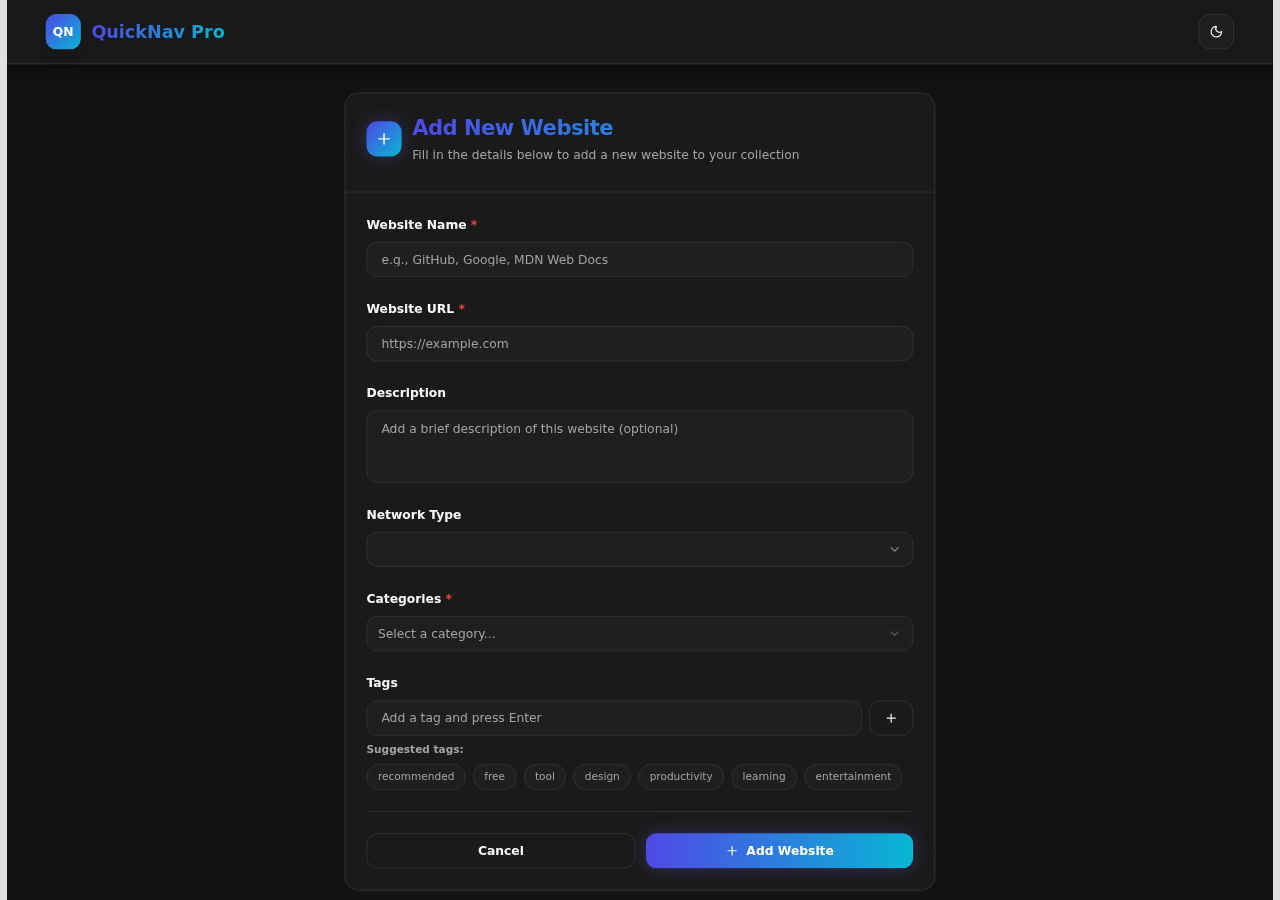
<file: Add New Website.html>
<!DOCTYPE html>
                <html lang="zh">
                <head>
                  <meta charset="UTF-8">
                  <meta name="viewport" content="width=device-width, initial-scale=1.0">
                  <meta name="color-scheme" content="light">
                  <meta name="supported-color-schemes" content="light">
                  <title>Add New Website</title>
                  <style>
                    *,
                    *::before,
                    *::after {
                      box-sizing: border-box;
                      margin: 0;
                    }
                    .iframe-outer {
                      position: fixed;
                      top: 0;
                      left: 0;
                      bottom: 0;
                      right: 0;
                      display: flex;
                      justify-content: center;
                      background-color: #E0E0E0;
                    }
                    .iframe-wrapper {
                      width: 100%;
                      height: 100%;
                      margin: 0 auto;
                      transform-origin: center top;
                      flex-shrink: 0;
                    }
                    #dynamicIframe {
                      border: none;
                      width: 100%;
                      height: 100%;
                    }
                  </style>
                  <script>
                const width = 1440
                const height = 1024
                const resolutionRatio = width && height ? width / height : 1
                const pageNameMap = {
                  'all_websites_dashboard': 'All Websites Dashboard',
    'add_website_form': 'Add New Website',
    'edit_website_form': 'Edit Website Details',
    'delete_website_confirmation': 'Delete Website Confirmation',
    'all_websites_listing': 'All Websites Listing'
                }
                const allPageIds = ["all_websites_dashboard","add_website_form","edit_website_form","delete_website_confirmation","all_websites_listing"]
                const allFormatPageIdsMap = {"all_websites_dashboard":"all-websites-dashboard","add_website_form":"add-website-form","edit_website_form":"edit-website-form","delete_website_confirmation":"delete-website-confirmation","all_websites_listing":"all-websites-listing"}
                const IFRAME_MESSAGE_TYPE = {
                  iframeNavigation: 'iframeNavigation',
                }
                const safeAddEventListener = function Tc(e,t,r,n=!1){e.removeEventListener(t,r,n),e.addEventListener(t,r,n)}
                const processOnclick = (e,t,r)=>{if(r){const n=Pw(t);if(n.methodName&&Lp(n.methodName,r))return;e.preventDefault(),e.stopPropagation();const s=n.args||[],i=(s==null?void 0:s.find(u=>u))||"";i&&Mp(i)}}
                const checkIframeMethod = (e,t)=>{try{return typeof t[e]=="function"||typeof t[e]=="function"}catch(r){return!1}}
                const postIframeMessage = (targetPageId) => {
                  window.parent.postMessage({
                    type: IFRAME_MESSAGE_TYPE.iframeNavigation,
                    targetPageId,
                  })
                }
                const handleIframeLinkClick = (event) => {
                  const dynamicIframe = document.querySelector('#dynamicIframe')
                  if (!dynamicIframe?.contentWindow) {
                    return
                  }
                  const link = event.target.closest('a')
                  const target = event.target
                  if (link) {
                    const href = link.getAttribute('href')
                    const onclick = link.getAttribute('onclick')
                    if (href && href !== '#' && !href.startsWith('javascript:')) {
                      event.preventDefault()
                      event.stopPropagation()
                      const targetPageId = getKeyByValueObj(allFormatPageIdsMap, href)
                      if (targetPageId) {
                        postIframeMessage(targetPageId)
                      }
                      return
                    }
                    if (onclick) {
                      processOnclick(event, onclick, iframe.contentWindow, allFormatPageIdsMap)
                    } else {
                      event.preventDefault()
                      event.stopPropagation() 
                    }
                    return
                  }
                  const onclick = target.getAttribute('onclick')
                  if (onclick) {
                    processOnclick(event, onclick, iframe.contentWindow, allFormatPageIdsMap)
                  }
                }
                function stringExt(link) {
                  let s = String(link || '')
                  s = (s.split('#')[0] || '')
                  s = (s.split('?')[0] || '')
                  s = s.trim()
                  s = s.split('/').filter(Boolean).pop() || ''
                  const lower = s.toLowerCase()
                  if (lower.endsWith('.html') || lower.endsWith('.php') || lower.endsWith('.aspx')) {
                    s = s.slice(0, s.lastIndexOf('.'))
                  }
                  return s
                }
                function formatHref(href) {
                  if (!href) {
                    return ''
                  }
                  try {
                    const url = new URL(href, window.location.href)
                    const pathname = url.pathname || ''
                    return stringExt(pathname)
                  } catch {
                    return stringExt(href)
                  }
                }
                function getKeyByValueObj(obj, value) {
                  const newValue = formatHref(value)
                  const keyFind = Object.keys(obj).find(k => k === newValue)
                  if (keyFind) {
                    return keyFind
                  }
                  return Object.keys(obj).find(k => obj[k] === newValue)
                }
                function setIframeSize(w, h) {
                  const currentContainerRadio = w / h
                  let widthValue = w
                  let heightValue = h
                  let zoom = 1
                  if (currentContainerRadio > resolutionRatio) {
                    widthValue = h * resolutionRatio
                    heightValue = h
                  } else {
                    widthValue = w
                    heightValue = w / resolutionRatio
                  }
                  zoom = width ? widthValue / width : 1
                  return {
                    width: widthValue / zoom + 'px',
                    height: heightValue / zoom + 'px',
                    zoom,
                  }
                }
                function adjustIframeSize() {
                  const iframeWrapper = document.querySelector(".iframe-wrapper")
                  const { width, height, zoom } = setIframeSize(window.innerWidth, window.innerHeight)
                  iframeWrapper.style.height = height
                  iframeWrapper.style.width = width
                  iframeWrapper.style.transform = 'scale(' + zoom + ')'
                }
                function sanitizeFilename(name) {
                  return name.replace(/[\/:*?"<>|]/g, '_')
                }
                function handlePostMessage(event) {
                  if (!event.data) {
                    return
                  }
                  const { type, targetPageId } = event.data
                  const targetPageName = pageNameMap[targetPageId]
                  if (type === "iframeNavigation" && targetPageId && targetPageName) {
                    window.location.href = targetPageName + '.html'
                  }
                }
                function setupIframeEvents() {
                  const iframe = document.getElementById('dynamicIframe')
                  if (iframe && iframe.contentWindow && iframe.contentWindow.document) {
                    safeAddEventListener(iframe.contentWindow.document, 'click', handleIframeLinkClick, true)
                  } else {
                    setTimeout(setupIframeEvents, 100)
                  }
                }
                window.addEventListener('message', handlePostMessage)
                window.onload = function() {
                  adjustIframeSize()
                  setupIframeEvents()
                }
                window.onresize = adjustIframeSize
                window.onunload = () => {
                  window.removeEventListener('message', handlePostMessage)
                }
              </script>
                </head>
                <body>
                  <div class="iframe-outer">
                    <div class="iframe-wrapper">
                      <iframe id="dynamicIframe" srcdoc='<html data-source-file="src/layouts/BaseLayout.astro" data-source-line-start="11" data-source-line-end="21" lang="en"><head data-source-file="src/layouts/BaseLayout.astro" data-source-line-start="12" data-source-line-end="17"><script>(function(){
      function stringExt(link) {
        let s = String(link || &#39;&#39;)
        s = (s.split(&#39;#&#39;)[0] || &#39;&#39;)
        s = (s.split(&#39;?&#39;)[0] || &#39;&#39;)
        s = s.trim()
        s = s.split(&#39;/&#39;).filter(Boolean).pop() || &#39;&#39;
        const lower = s.toLowerCase()
        if (lower.endsWith(&#39;.html&#39;) || lower.endsWith(&#39;.php&#39;) || lower.endsWith(&#39;.aspx&#39;)) {
          s = s.slice(0, s.lastIndexOf(&#39;.&#39;))
        }
        return s
      }
      function formatHref(href) {
        if (!href) {
          return &#39;&#39;
        }
        try {
          const url = new URL(href, window.location.href)
          const pathname = url.pathname || &#39;&#39;
          return stringExt(pathname)
        } catch {
          return stringExt(href)
        }
      }
      function getKeyByValueObj(obj, value) {
        const newValue = formatHref(value)
        const keyFind = Object.keys(obj).find(k => k === newValue)
        if (keyFind) {
          return keyFind
        }
        return Object.keys(obj).find(k => obj[k] === newValue)
      }
      function emit(to, source){
        try {
          if (window.parent) {
            const allFormatPageIdsMap = {"all_websites_dashboard":"all-websites-dashboard","add_website_form":"add-website-form","edit_website_form":"edit-website-form","delete_website_confirmation":"delete-website-confirmation","all_websites_listing":"all-websites-listing"}
            const IFRAME_MESSAGE_TYPE = {
              iframeNavigation: &#39;iframeNavigation&#39;,
            }
            const targetPageId = getKeyByValueObj(allFormatPageIdsMap, String(to || &#39;&#39;))
            if (targetPageId) {
              window.parent.postMessage({
                type: IFRAME_MESSAGE_TYPE.iframeNavigation,
                targetPageId,
              }, &#39;*&#39;)
            }
          }
        } catch(e) {}
      }
      try{
        if (&#39;navigation&#39; in window &amp;&amp; window.navigation &amp;&amp; typeof window.navigation.addEventListener===&#39;function&#39;){
          window.navigation.addEventListener(&#39;navigate&#39;, function(e){
            try{
              var url = (e.destination &amp;&amp; e.destination.url) || &#39;&#39;;
              if (e.canIntercept &amp;&amp; typeof e.intercept===&#39;function&#39;){ e.intercept({ handler:function(){} }) }
              else if (e.preventDefault){ e.preventDefault() }
              emit(url)
            }catch(_){}
          })
        }
      }catch(_){}
    })();</script><meta name="supported-color-schemes" content="light"><meta name="color-scheme" content="light"><style>
      :root, html, body { color-scheme: light; }
      html { forced-color-adjust: none; }
    </style>
    <meta charset="UTF-8">
    <meta name="viewport" content="width=device-width, initial-scale=1.0">
    <meta name="description" content="Built with Astro">
    <title data-source-file="src/layouts/BaseLayout.astro" data-source-line-start="16" data-source-line-end="16">Add New Website - QuickNav Pro</title>
  <link rel="stylesheet" href="./assets/html/74784/add-website-form.e2ye_R_f.css"><script src="./assets/static/uxbot/25_6/holder.js"></script></head>
  <body data-source-file="src/layouts/BaseLayout.astro" data-source-line-start="18" data-source-line-end="20">
    
  <div data-source-file="src/pages/add-website-form.astro" data-source-line-start="10" data-source-line-end="18" class="flex flex-col min-h-screen bg-background">
    <style>astro-island,astro-slot,astro-static-slot{display:contents}</style><script>(()=>{var e=async t=>{await(await t())()};(self.Astro||(self.Astro={})).load=e;window.dispatchEvent(new Event("astro:load"));})();</script><script>(()=>{var A=Object.defineProperty;var g=(i,o,a)=>o in i?A(i,o,{enumerable:!0,configurable:!0,writable:!0,value:a}):i[o]=a;var d=(i,o,a)=>g(i,typeof o!="symbol"?o+"":o,a);{let i={0:t=>m(t),1:t=>a(t),2:t=>new RegExp(t),3:t=>new Date(t),4:t=>new Map(a(t)),5:t=>new Set(a(t)),6:t=>BigInt(t),7:t=>new URL(t),8:t=>new Uint8Array(t),9:t=>new Uint16Array(t),10:t=>new Uint32Array(t),11:t=>1/0*t},o=t=>{let[l,e]=t;return l in i?i[l](e):void 0},a=t=>t.map(o),m=t=>typeof t!="object"||t===null?t:Object.fromEntries(Object.entries(t).map(([l,e])=>[l,o(e)]));class y extends HTMLElement{constructor(){super(...arguments);d(this,"Component");d(this,"hydrator");d(this,"hydrate",async()=>{var b;if(!this.hydrator||!this.isConnected)return;let e=(b=this.parentElement)==null?void 0:b.closest("astro-island[ssr]");if(e){e.addEventListener("astro:hydrate",this.hydrate,{once:!0});return}let c=this.querySelectorAll("astro-slot"),n={},h=this.querySelectorAll("template[data-astro-template]");for(let r of h){let s=r.closest(this.tagName);s!=null&amp;&amp;s.isSameNode(this)&amp;&amp;(n[r.getAttribute("data-astro-template")||"default"]=r.innerHTML,r.remove())}for(let r of c){let s=r.closest(this.tagName);s!=null&amp;&amp;s.isSameNode(this)&amp;&amp;(n[r.getAttribute("name")||"default"]=r.innerHTML)}let p;try{p=this.hasAttribute("props")?m(JSON.parse(this.getAttribute("props"))):{}}catch(r){let s=this.getAttribute("component-url")||"<unknown>",v=this.getAttribute("component-export");throw v&amp;&amp;(s+=` (export ${v})`),console.error(`[hydrate] Error parsing props for component ${s}`,this.getAttribute("props"),r),r}let u;await this.hydrator(this)(this.Component,p,n,{client:this.getAttribute("client")}),this.removeAttribute("ssr"),this.dispatchEvent(new CustomEvent("astro:hydrate"))});d(this,"unmount",()=>{this.isConnected||this.dispatchEvent(new CustomEvent("astro:unmount"))})}disconnectedCallback(){document.removeEventListener("astro:after-swap",this.unmount),document.addEventListener("astro:after-swap",this.unmount,{once:!0})}connectedCallback(){if(!this.hasAttribute("await-children")||document.readyState==="interactive"||document.readyState==="complete")this.childrenConnectedCallback();else{let e=()=>{document.removeEventListener("DOMContentLoaded",e),c.disconnect(),this.childrenConnectedCallback()},c=new MutationObserver(()=>{var n;((n=this.lastChild)==null?void 0:n.nodeType)===Node.COMMENT_NODE&amp;&amp;this.lastChild.nodeValue==="astro:end"&amp;&amp;(this.lastChild.remove(),e())});c.observe(this,{childList:!0}),document.addEventListener("DOMContentLoaded",e)}}async childrenConnectedCallback(){let e=this.getAttribute("before-hydration-url");e&amp;&amp;await import(e),this.start()}async start(){let e=JSON.parse(this.getAttribute("opts")),c=this.getAttribute("client");if(Astro[c]===void 0){window.addEventListener(`astro:${c}`,()=>this.start(),{once:!0});return}try{await Astro[c](async()=>{let n=this.getAttribute("renderer-url"),[h,{default:p}]=await Promise.all([import(this.getAttribute("component-url")),n?import(n):()=>()=>{}]),u=this.getAttribute("component-export")||"default";if(!u.includes("."))this.Component=h[u];else{this.Component=h;for(let f of u.split("."))this.Component=this.Component[f]}return this.hydrator=p,this.hydrate},e,this)}catch(n){console.error(`[astro-island] Error hydrating ${this.getAttribute("component-url")}`,n)}}attributeChangedCallback(){this.hydrate()}}d(y,"observedAttributes",["props"]),customElements.get("astro-island")||customElements.define("astro-island",y)}})();</script><astro-island uid="Uy1Yl" prefix="s0" component-url="https://uxbot-prod-public.s3.cn-north-1.amazonaws.com.cn/html/74784/CommonHeader.C8XiA-sp.js" component-export="default" renderer-url="https://uxbot-prod-public.s3.cn-north-1.amazonaws.com.cn/html/74784/client.C0EXU88P.js" props="{&amp;quot;variant&amp;quot;:[0,&amp;quot;minimal&amp;quot;],&amp;quot;showSearch&amp;quot;:[0,false]}" ssr="" client="load" opts="{&amp;quot;name&amp;quot;:&amp;quot;CommonHeader&amp;quot;,&amp;quot;value&amp;quot;:true}" await-children=""><header class="sticky top-0 z-50 bg-card/95 backdrop-blur-md border-b border-border shadow-card" data-source-file="src/components/common/CommonHeader.vue" data-source-line-start="60" data-source-line-end="125"><div class="container mx-auto px-4 md:px-6 py-3 md:py-4" data-source-file="src/components/common/CommonHeader.vue" data-source-line-start="61" data-source-line-end="124"><div class="flex items-center justify-between gap-4" data-source-file="src/components/common/CommonHeader.vue" data-source-line-start="62" data-source-line-end="123"><a href="./all-websites-dashboard.html" class="flex items-center gap-3 group flex-shrink-0" data-source-file="src/components/common/CommonHeader.vue" data-source-line-start="64" data-source-line-end="71"><div class="w-10 h-10 bg-gradient-to-br from-primary to-accent rounded-xl flex items-center justify-center text-primary-foreground font-bold text-sm shadow-lg group-hover:scale-105 transition-transform glow-primary" data-source-file="src/components/common/CommonHeader.vue" data-source-line-start="65" data-source-line-end="67"> QN </div><span class="hidden sm:inline text-xl font-bold text-gradient-primary" data-source-file="src/components/common/CommonHeader.vue" data-source-line-start="68" data-source-line-end="70"> QuickNav Pro </span></a><!----><div class="flex items-center gap-2 md:gap-3" data-source-file="src/components/common/CommonHeader.vue" data-source-line-start="90" data-source-line-end="122"><!----><button class="inline-flex items-center justify-center gap-2 whitespace-nowrap text-sm font-medium ring-offset-background focus-visible:outline-none focus-visible:ring-2 focus-visible:ring-ring focus-visible:ring-offset-2 disabled:pointer-events-none disabled:opacity-50 [&amp;amp;_svg]:pointer-events-none [&amp;amp;_svg]:size-4 [&amp;amp;_svg]:shrink-0 hover:text-accent-foreground w-10 h-10 rounded-lg bg-muted/50 hover:bg-muted border border-border hover:border-primary/50 transition-all" title="Switch to Light Mode" data-source-file="src/components/ui/button/Button.vue" data-source-line-start="21" data-source-line-end="27"><!--[--><svg xmlns="http://www.w3.org/2000/svg" width="18" height="18" viewBox="0 0 24 24" fill="none" stroke="currentColor" stroke-width="2" stroke-linecap="round" stroke-linejoin="round" data-source-file="src/components/common/SafeIcon.vue" data-source-line-start="43" data-source-line-end="49" class="lucide lucide-moon-icon lucide-moon"><path d="M20.985 12.486a9 9 0 1 1-9.473-9.472c.405-.022.617.46.402.803a6 6 0 0 0 8.268 8.268c.344-.215.825-.004.803.401"></path></svg><!--]--></button><!----></div></div></div></header><!--astro:end--></astro-island>
    
    <main data-source-file="src/pages/add-website-form.astro" data-source-line-start="13" data-source-line-end="15" class="flex-1 flex items-center justify-center py-8 px-4">
      <astro-island uid="Z1YMifT" prefix="s1" component-url="https://uxbot-prod-public.s3.cn-north-1.amazonaws.com.cn/html/74784/AddWebsiteForm.CYV8UxAp.js" component-export="default" renderer-url="https://uxbot-prod-public.s3.cn-north-1.amazonaws.com.cn/html/74784/client.C0EXU88P.js" props="{}" ssr="" client="load" opts="{&amp;quot;name&amp;quot;:&amp;quot;AddWebsiteForm&amp;quot;,&amp;quot;value&amp;quot;:true}" await-children=""><div class="text-card-foreground shadow-sm w-full max-w-2xl bg-card border border-border shadow-card rounded-2xl" data-source-file="src/components/ui/card/Card.vue" data-source-line-start="11" data-source-line-end="20"><!--[--><div class="flex flex-col gap-y-1.5 p-6 border-b border-border pb-6" data-source-file="src/components/ui/card/CardHeader.vue" data-source-line-start="11" data-source-line-end="13"><!--[--><div class="flex items-center gap-3 mb-2" data-source-file="src/components/add-website-form/AddWebsiteForm.vue" data-source-line-start="161" data-source-line-end="171"><div class="w-10 h-10 rounded-lg bg-gradient-to-br from-primary to-accent flex items-center justify-center text-primary-foreground glow-primary" data-source-file="src/components/add-website-form/AddWebsiteForm.vue" data-source-line-start="162" data-source-line-end="164"><svg xmlns="http://www.w3.org/2000/svg" width="20" height="20" viewBox="0 0 24 24" fill="none" stroke="currentColor" stroke-width="2" stroke-linecap="round" stroke-linejoin="round" data-source-file="src/components/common/SafeIcon.vue" data-source-line-start="43" data-source-line-end="49" class="lucide lucide-plus-icon lucide-plus"><path d="M5 12h14"></path><path d="M12 5v14"></path></svg></div><div data-source-file="src/components/add-website-form/AddWebsiteForm.vue" data-source-line-start="165" data-source-line-end="170"><h3 class="tracking-tight text-2xl font-bold text-gradient-primary" data-source-file="src/components/ui/card/CardTitle.vue" data-source-line-start="11" data-source-line-end="17"><!--[-->Add New Website<!--]--></h3><p class="text-sm text-muted-foreground mt-1" data-source-file="src/components/ui/card/CardDescription.vue" data-source-line-start="11" data-source-line-end="13"><!--[--> Fill in the details below to add a new website to your collection <!--]--></p></div></div><!--]--></div><div class="p-6 pt-6" data-source-file="src/components/ui/card/CardContent.vue" data-source-line-start="11" data-source-line-end="13"><!--[--><form class="space-y-6" data-source-file="src/components/add-website-form/AddWebsiteForm.vue" data-source-line-start="175" data-source-line-end="392"><div class="space-y-2" data-source-file="src/components/add-website-form/AddWebsiteForm.vue" data-source-line-start="177" data-source-line-end="193"><label for="name" class="peer-disabled:cursor-not-allowed peer-disabled:opacity-70 text-sm font-semibold text-foreground" data-source-file="src/components/ui/label/Label.vue" data-source-line-start="14" data-source-line-end="24"><!--[--><!--[--> Website Name <span class="text-destructive" data-source-file="src/components/add-website-form/AddWebsiteForm.vue" data-source-line-start="179" data-source-line-end="179">*</span><!--]--><!--]--></label><input class="flex h-10 text-sm ring-offset-background file:border-0 file:bg-transparent file:text-foreground file:text-sm file:font-medium placeholder:text-muted-foreground focus-visible:outline-none focus-visible:ring-2 focus-visible:ring-ring focus-visible:ring-offset-2 disabled:cursor-not-allowed disabled:opacity-50 w-full px-4 py-2.5 bg-muted/50 border border-border rounded-lg focus:ring-2 focus:ring-primary/50 focus:border-primary transition-all" id="name" type="text" placeholder="e.g., GitHub, Google, MDN Web Docs" data-source-file="src/components/ui/input/Input.vue" data-source-line-start="23" data-source-line-end="23" value=""><!----></div><div class="space-y-2" data-source-file="src/components/add-website-form/AddWebsiteForm.vue" data-source-line-start="196" data-source-line-end="212"><label for="url" class="peer-disabled:cursor-not-allowed peer-disabled:opacity-70 text-sm font-semibold text-foreground" data-source-file="src/components/ui/label/Label.vue" data-source-line-start="14" data-source-line-end="24"><!--[--><!--[--> Website URL <span class="text-destructive" data-source-file="src/components/add-website-form/AddWebsiteForm.vue" data-source-line-start="198" data-source-line-end="198">*</span><!--]--><!--]--></label><input class="flex h-10 text-sm ring-offset-background file:border-0 file:bg-transparent file:text-foreground file:text-sm file:font-medium placeholder:text-muted-foreground focus-visible:outline-none focus-visible:ring-2 focus-visible:ring-ring focus-visible:ring-offset-2 disabled:cursor-not-allowed disabled:opacity-50 w-full px-4 py-2.5 bg-muted/50 border border-border rounded-lg focus:ring-2 focus:ring-primary/50 focus:border-primary transition-all" id="url" type="url" placeholder="https://example.com" data-source-file="src/components/ui/input/Input.vue" data-source-line-start="23" data-source-line-end="23" value=""><!----></div><div class="space-y-2" data-source-file="src/components/add-website-form/AddWebsiteForm.vue" data-source-line-start="215" data-source-line-end="226"><label for="description" class="peer-disabled:cursor-not-allowed peer-disabled:opacity-70 text-sm font-semibold text-foreground" data-source-file="src/components/ui/label/Label.vue" data-source-line-start="14" data-source-line-end="24"><!--[--><!--[--> Description <!--]--><!--]--></label><textarea class="flex min-h-20 text-sm ring-offset-background placeholder:text-muted-foreground focus-visible:outline-none focus-visible:ring-2 focus-visible:ring-ring focus-visible:ring-offset-2 disabled:cursor-not-allowed disabled:opacity-50 w-full px-4 py-2.5 bg-muted/50 border border-border rounded-lg focus:ring-2 focus:ring-primary/50 focus:border-primary transition-all resize-none" id="description" placeholder="Add a brief description of this website (optional)" rows="3" data-source-file="src/components/ui/textarea/Textarea.vue" data-source-line-start="23" data-source-line-end="23"></textarea></div><div class="space-y-2" data-source-file="src/components/add-website-form/AddWebsiteForm.vue" data-source-line-start="229" data-source-line-end="252"><label for="network" class="peer-disabled:cursor-not-allowed peer-disabled:opacity-70 text-sm font-semibold text-foreground" data-source-file="src/components/ui/label/Label.vue" data-source-line-start="14" data-source-line-end="24"><!--[--><!--[--> Network Type <!--]--><!--]--></label><!--[--><!--[--><!--[--><button class="flex h-10 items-center justify-between px-3 py-2 text-sm ring-offset-background data-[placeholder]:text-muted-foreground focus:outline-none focus:ring-2 focus:ring-ring focus:ring-offset-2 disabled:cursor-not-allowed disabled:opacity-50 [&amp;amp;&amp;gt;span]:truncate text-start w-full bg-muted/50 border border-border rounded-lg" id="network" data-source-file="src/components/ui/select/SelectTrigger.vue" data-source-line-start="17" data-source-line-end="28" role="combobox" type="button" aria-controls="reka-select-content-s1-0" aria-expanded="false" aria-required="false" aria-autocomplete="none" dir="ltr" data-state="closed"><!--[--><!--[--><span style="pointer-events:none;" data-placeholder="" data-source-file="src/components/ui/select/SelectValue.vue" data-source-line-start="9" data-source-line-end="11"><!--[--><!--]--></span><!--]--><svg xmlns="http://www.w3.org/2000/svg" width="24" height="24" viewBox="0 0 24 24" fill="none" stroke="currentColor" stroke-width="2" stroke-linecap="round" stroke-linejoin="round" aria-hidden="true" data-source-file="src/components/ui/select/SelectTrigger.vue" data-source-line-start="26" data-source-line-end="26" class="lucide w-4 h-4 opacity-50 shrink-0 lucide-chevron-down-icon lucide-chevron-down w-4 h-4 opacity-50 shrink-0"><path d="m6 9 6 6 6-6"></path></svg><!--]--></button><!--v-if--><!--]--><!--]--><select aria-hidden="true" tabindex="-1" style="position:absolute;border:0;width:1px;height:1px;padding:0;margin:-1px;overflow:hidden;clip:rect(0, 0, 0, 0);clip-path:inset(50%);white-space:nowrap;word-wrap:normal;top:-1px;left:-1px;" value="Internal"><!--[--><!--]--></select><!--]--></div><div class="space-y-2" data-source-file="src/components/add-website-form/AddWebsiteForm.vue" data-source-line-start="255" data-source-line-end="302"><label for="category" class="peer-disabled:cursor-not-allowed peer-disabled:opacity-70 text-sm font-semibold text-foreground" data-source-file="src/components/ui/label/Label.vue" data-source-line-start="14" data-source-line-end="24"><!--[--><!--[--> Categories <span class="text-destructive" data-source-file="src/components/add-website-form/AddWebsiteForm.vue" data-source-line-start="257" data-source-line-end="257">*</span><!--]--><!--]--></label><!--[--><!--[--><!--[--><button class="flex h-10 items-center justify-between px-3 py-2 text-sm ring-offset-background data-[placeholder]:text-muted-foreground focus:outline-none focus:ring-2 focus:ring-ring focus:ring-offset-2 disabled:cursor-not-allowed disabled:opacity-50 [&amp;amp;&amp;gt;span]:truncate text-start w-full bg-muted/50 border border-border rounded-lg" id="category" data-source-file="src/components/ui/select/SelectTrigger.vue" data-source-line-start="17" data-source-line-end="28" role="combobox" type="button" aria-controls="reka-select-content-s1-1" aria-expanded="false" aria-required="false" aria-autocomplete="none" dir="ltr" data-state="closed" data-placeholder=""><!--[--><!--[--><span style="pointer-events:none;" data-placeholder="Select a category..." data-source-file="src/components/ui/select/SelectValue.vue" data-source-line-start="9" data-source-line-end="11"><!--[-->Select a category...<!--]--></span><!--]--><svg xmlns="http://www.w3.org/2000/svg" width="24" height="24" viewBox="0 0 24 24" fill="none" stroke="currentColor" stroke-width="2" stroke-linecap="round" stroke-linejoin="round" aria-hidden="true" data-source-file="src/components/ui/select/SelectTrigger.vue" data-source-line-start="26" data-source-line-end="26" class="lucide w-4 h-4 opacity-50 shrink-0 lucide-chevron-down-icon lucide-chevron-down w-4 h-4 opacity-50 shrink-0"><path d="m6 9 6 6 6-6"></path></svg><!--]--></button><!--v-if--><!--]--><!--]--><select aria-hidden="true" tabindex="-1" style="position:absolute;border:0;width:1px;height:1px;padding:0;margin:-1px;overflow:hidden;clip:rect(0, 0, 0, 0);clip-path:inset(50%);white-space:nowrap;word-wrap:normal;top:-1px;left:-1px;" value=""><!--[--><!--]--></select><!--]--><!----><!----></div><div class="space-y-2" data-source-file="src/components/add-website-form/AddWebsiteForm.vue" data-source-line-start="305" data-source-line-end="367"><label for="tags" class="peer-disabled:cursor-not-allowed peer-disabled:opacity-70 text-sm font-semibold text-foreground" data-source-file="src/components/ui/label/Label.vue" data-source-line-start="14" data-source-line-end="24"><!--[--><!--[--> Tags <!--]--><!--]--></label><div class="flex gap-2" data-source-file="src/components/add-website-form/AddWebsiteForm.vue" data-source-line-start="309" data-source-line-end="326"><input class="flex h-10 w-full text-sm ring-offset-background file:border-0 file:bg-transparent file:text-foreground file:text-sm file:font-medium placeholder:text-muted-foreground focus-visible:outline-none focus-visible:ring-2 focus-visible:ring-ring focus-visible:ring-offset-2 disabled:cursor-not-allowed disabled:opacity-50 flex-1 px-4 py-2.5 bg-muted/50 border border-border rounded-lg focus:ring-2 focus:ring-primary/50 focus:border-primary transition-all" id="tags" type="text" placeholder="Add a tag and press Enter" data-source-file="src/components/ui/input/Input.vue" data-source-line-start="23" data-source-line-end="23" value=""><button class="inline-flex items-center justify-center gap-2 whitespace-nowrap text-sm font-medium ring-offset-background focus-visible:outline-none focus-visible:ring-2 focus-visible:ring-ring focus-visible:ring-offset-2 disabled:pointer-events-none disabled:opacity-50 [&amp;amp;_svg]:pointer-events-none [&amp;amp;_svg]:size-4 [&amp;amp;_svg]:shrink-0 bg-transparent hover:text-accent-foreground h-10 px-4 py-2.5 border border-border rounded-lg hover:bg-muted transition-all" type="button" data-source-file="src/components/ui/button/Button.vue" data-source-line-start="21" data-source-line-end="27"><!--[--><svg xmlns="http://www.w3.org/2000/svg" width="16" height="16" viewBox="0 0 24 24" fill="none" stroke="currentColor" stroke-width="2" stroke-linecap="round" stroke-linejoin="round" data-source-file="src/components/common/SafeIcon.vue" data-source-line-start="43" data-source-line-end="49" class="lucide lucide-plus-icon lucide-plus"><path d="M5 12h14"></path><path d="M12 5v14"></path></svg><!--]--></button></div><!----><div class="mt-3 space-y-2" data-source-file="src/components/add-website-form/AddWebsiteForm.vue" data-source-line-start="348" data-source-line-end="366"><p class="text-xs text-muted-foreground font-semibold" data-source-file="src/components/add-website-form/AddWebsiteForm.vue" data-source-line-start="349" data-source-line-end="349">Suggested tags:</p><div class="flex flex-wrap gap-2" data-source-file="src/components/add-website-form/AddWebsiteForm.vue" data-source-line-start="350" data-source-line-end="365"><!--[--><button type="button" class="px-3 py-1.5 text-xs rounded-full border transition-all bg-muted/50 border-border text-muted-foreground hover:border-primary/50" data-source-file="src/components/add-website-form/AddWebsiteForm.vue" data-source-line-start="351" data-source-line-end="364">recommended</button><button type="button" class="px-3 py-1.5 text-xs rounded-full border transition-all bg-muted/50 border-border text-muted-foreground hover:border-primary/50" data-source-file="src/components/add-website-form/AddWebsiteForm.vue" data-source-line-start="351" data-source-line-end="364">free</button><button type="button" class="px-3 py-1.5 text-xs rounded-full border transition-all bg-muted/50 border-border text-muted-foreground hover:border-primary/50" data-source-file="src/components/add-website-form/AddWebsiteForm.vue" data-source-line-start="351" data-source-line-end="364">tool</button><button type="button" class="px-3 py-1.5 text-xs rounded-full border transition-all bg-muted/50 border-border text-muted-foreground hover:border-primary/50" data-source-file="src/components/add-website-form/AddWebsiteForm.vue" data-source-line-start="351" data-source-line-end="364">design</button><button type="button" class="px-3 py-1.5 text-xs rounded-full border transition-all bg-muted/50 border-border text-muted-foreground hover:border-primary/50" data-source-file="src/components/add-website-form/AddWebsiteForm.vue" data-source-line-start="351" data-source-line-end="364">productivity</button><button type="button" class="px-3 py-1.5 text-xs rounded-full border transition-all bg-muted/50 border-border text-muted-foreground hover:border-primary/50" data-source-file="src/components/add-website-form/AddWebsiteForm.vue" data-source-line-start="351" data-source-line-end="364">learning</button><button type="button" class="px-3 py-1.5 text-xs rounded-full border transition-all bg-muted/50 border-border text-muted-foreground hover:border-primary/50" data-source-file="src/components/add-website-form/AddWebsiteForm.vue" data-source-line-start="351" data-source-line-end="364">entertainment</button><!--]--></div></div></div><div class="flex gap-3 pt-6 border-t border-border" data-source-file="src/components/add-website-form/AddWebsiteForm.vue" data-source-line-start="370" data-source-line-end="391"><button class="inline-flex items-center justify-center gap-2 whitespace-nowrap text-sm ring-offset-background focus-visible:outline-none focus-visible:ring-2 focus-visible:ring-ring focus-visible:ring-offset-2 disabled:pointer-events-none disabled:opacity-50 [&amp;amp;_svg]:pointer-events-none [&amp;amp;_svg]:size-4 [&amp;amp;_svg]:shrink-0 bg-transparent hover:text-accent-foreground h-10 flex-1 px-4 py-2.5 border border-border rounded-lg hover:bg-muted transition-all font-semibold" type="button" data-source-file="src/components/ui/button/Button.vue" data-source-line-start="21" data-source-line-end="27"><!--[--> Cancel <!--]--></button><button class="whitespace-nowrap text-sm ring-offset-background focus-visible:outline-none focus-visible:ring-2 focus-visible:ring-ring focus-visible:ring-offset-2 disabled:pointer-events-none [&amp;amp;_svg]:pointer-events-none [&amp;amp;_svg]:size-4 [&amp;amp;_svg]:shrink-0 bg-primary hover:bg-primary/90 h-10 flex-1 px-4 py-2.5 bg-gradient-to-r from-primary to-accent text-primary-foreground rounded-lg font-semibold hover:shadow-xl hover:scale-105 transition-all flex items-center justify-center gap-2 glow-primary disabled:opacity-50 disabled:cursor-not-allowed" type="submit" data-source-file="src/components/ui/button/Button.vue" data-source-line-start="21" data-source-line-end="27"><!--[--><svg xmlns="http://www.w3.org/2000/svg" width="18" height="18" viewBox="0 0 24 24" fill="none" stroke="currentColor" stroke-width="2" stroke-linecap="round" stroke-linejoin="round" data-source-file="src/components/common/SafeIcon.vue" data-source-line-start="43" data-source-line-end="49" class="lucide lucide-plus-icon lucide-plus"><path d="M5 12h14"></path><path d="M12 5v14"></path></svg><!----><span data-source-file="src/components/add-website-form/AddWebsiteForm.vue" data-source-line-start="389" data-source-line-end="389">Add Website</span><!--]--></button></div></form><!--]--></div><!--]--></div><!--astro:end--></astro-island>
    </main>
    
    <footer class="mt-auto border-t border-border bg-card/50 backdrop-blur-sm" data-source-file="src/components/common/CommonFooter.vue" data-source-line-start="15" data-source-line-end="31"><div class="container mx-auto px-4 md:px-6 py-6" data-source-file="src/components/common/CommonFooter.vue" data-source-line-start="16" data-source-line-end="30"><div class="flex flex-col md:flex-row justify-between items-center gap-4 text-sm text-muted-foreground" data-source-file="src/components/common/CommonFooter.vue" data-source-line-start="17" data-source-line-end="29"><div class="flex items-center gap-2" data-source-file="src/components/common/CommonFooter.vue" data-source-line-start="18" data-source-line-end="22"><span class="font-semibold text-gradient-primary" data-source-file="src/components/common/CommonFooter.vue" data-source-line-start="19" data-source-line-end="19">QuickNav Pro</span><span data-source-file="src/components/common/CommonFooter.vue" data-source-line-start="20" data-source-line-end="20">·</span><span data-source-file="src/components/common/CommonFooter.vue" data-source-line-start="21" data-source-line-end="21">© 2024</span></div><div class="flex items-center gap-4" data-source-file="src/components/common/CommonFooter.vue" data-source-line-start="24" data-source-line-end="28"><a href="#" class="hover:text-foreground transition-colors" data-source-file="src/components/common/CommonFooter.vue" data-source-line-start="25" data-source-line-end="25">Privacy</a><a href="#" class="hover:text-foreground transition-colors" data-source-file="src/components/common/CommonFooter.vue" data-source-line-start="26" data-source-line-end="26">Terms</a><a href="#" class="hover:text-foreground transition-colors" data-source-file="src/components/common/CommonFooter.vue" data-source-line-start="27" data-source-line-end="27">About</a></div></div></div></footer>
  </div>

  <script>
    const originalBack = window.history.back
    const originalForward = window.history.forward
    const originalGo = window.history.go
    function isValidNavigation(){
      if(!window.parent.history.state.back || !window.parent.history.state.back.startsWith(&#39;/designPage&#39;)){
        return false
      }
      return true
    }
    window.history.back = function(...args) {
      if(!isValidNavigation()){
        return
      }
      return originalBack.apply(this, args);
    };

    window.history.forward = function(...args) {
      if(!isValidNavigation()){
        return
      }
      return originalForward.apply(this, args);
    };

    window.history.go = function(...args) {
      if(!isValidNavigation()){
        return
      }
      return originalGo.apply(this, args);
    };
  </script></body></html>'></iframe>
                    </div>
                  </div>

                </body>
                </html>
</file>
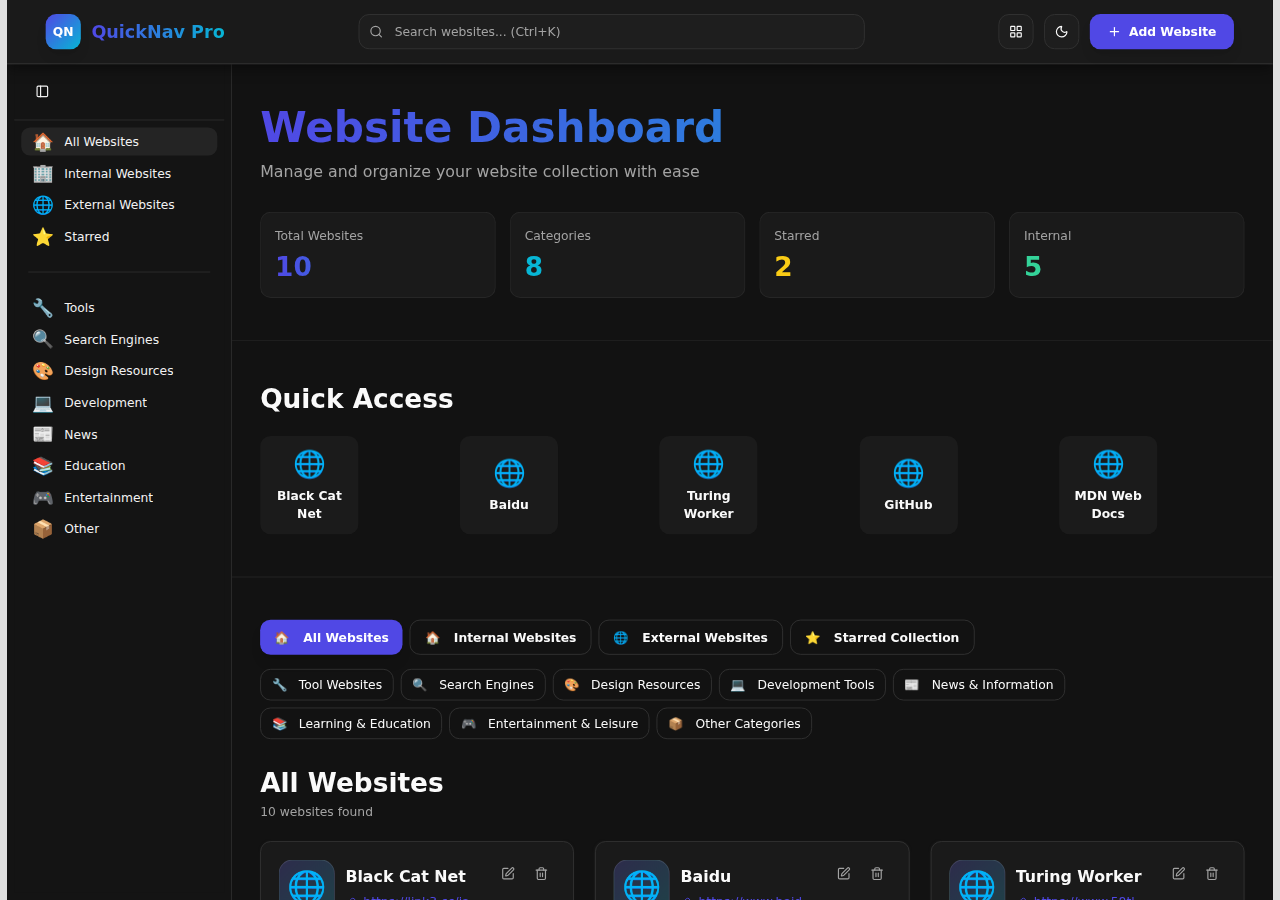
<file: All Websites Dashboard.html>
<!DOCTYPE html>
                <html lang="zh">
                <head>
                  <meta charset="UTF-8">
                  <meta name="viewport" content="width=device-width, initial-scale=1.0">
                  <meta name="color-scheme" content="light">
                  <meta name="supported-color-schemes" content="light">
                  <title>All Websites Dashboard</title>
                  <style>
                    *,
                    *::before,
                    *::after {
                      box-sizing: border-box;
                      margin: 0;
                    }
                    .iframe-outer {
                      position: fixed;
                      top: 0;
                      left: 0;
                      bottom: 0;
                      right: 0;
                      display: flex;
                      justify-content: center;
                      background-color: #E0E0E0;
                    }
                    .iframe-wrapper {
                      width: 100%;
                      height: 100%;
                      margin: 0 auto;
                      transform-origin: center top;
                      flex-shrink: 0;
                    }
                    #dynamicIframe {
                      border: none;
                      width: 100%;
                      height: 100%;
                    }
                  </style>
                  <script>
                const width = 1440
                const height = 1024
                const resolutionRatio = width && height ? width / height : 1
                const pageNameMap = {
                  'all_websites_dashboard': 'All Websites Dashboard',
    'add_website_form': 'Add New Website',
    'edit_website_form': 'Edit Website Details',
    'delete_website_confirmation': 'Delete Website Confirmation',
    'all_websites_listing': 'All Websites Listing'
                }
                const allPageIds = ["all_websites_dashboard","add_website_form","edit_website_form","delete_website_confirmation","all_websites_listing"]
                const allFormatPageIdsMap = {"all_websites_dashboard":"all-websites-dashboard","add_website_form":"add-website-form","edit_website_form":"edit-website-form","delete_website_confirmation":"delete-website-confirmation","all_websites_listing":"all-websites-listing"}
                const IFRAME_MESSAGE_TYPE = {
                  iframeNavigation: 'iframeNavigation',
                }
                const safeAddEventListener = function Tc(e,t,r,n=!1){e.removeEventListener(t,r,n),e.addEventListener(t,r,n)}
                const processOnclick = (e,t,r)=>{if(r){const n=Pw(t);if(n.methodName&&Lp(n.methodName,r))return;e.preventDefault(),e.stopPropagation();const s=n.args||[],i=(s==null?void 0:s.find(u=>u))||"";i&&Mp(i)}}
                const checkIframeMethod = (e,t)=>{try{return typeof t[e]=="function"||typeof t[e]=="function"}catch(r){return!1}}
                const postIframeMessage = (targetPageId) => {
                  window.parent.postMessage({
                    type: IFRAME_MESSAGE_TYPE.iframeNavigation,
                    targetPageId,
                  })
                }
                const handleIframeLinkClick = (event) => {
                  const dynamicIframe = document.querySelector('#dynamicIframe')
                  if (!dynamicIframe?.contentWindow) {
                    return
                  }
                  const link = event.target.closest('a')
                  const target = event.target
                  if (link) {
                    const href = link.getAttribute('href')
                    const onclick = link.getAttribute('onclick')
                    if (href && href !== '#' && !href.startsWith('javascript:')) {
                      event.preventDefault()
                      event.stopPropagation()
                      const targetPageId = getKeyByValueObj(allFormatPageIdsMap, href)
                      if (targetPageId) {
                        postIframeMessage(targetPageId)
                      }
                      return
                    }
                    if (onclick) {
                      processOnclick(event, onclick, iframe.contentWindow, allFormatPageIdsMap)
                    } else {
                      event.preventDefault()
                      event.stopPropagation() 
                    }
                    return
                  }
                  const onclick = target.getAttribute('onclick')
                  if (onclick) {
                    processOnclick(event, onclick, iframe.contentWindow, allFormatPageIdsMap)
                  }
                }
                function stringExt(link) {
                  let s = String(link || '')
                  s = (s.split('#')[0] || '')
                  s = (s.split('?')[0] || '')
                  s = s.trim()
                  s = s.split('/').filter(Boolean).pop() || ''
                  const lower = s.toLowerCase()
                  if (lower.endsWith('.html') || lower.endsWith('.php') || lower.endsWith('.aspx')) {
                    s = s.slice(0, s.lastIndexOf('.'))
                  }
                  return s
                }
                function formatHref(href) {
                  if (!href) {
                    return ''
                  }
                  try {
                    const url = new URL(href, window.location.href)
                    const pathname = url.pathname || ''
                    return stringExt(pathname)
                  } catch {
                    return stringExt(href)
                  }
                }
                function getKeyByValueObj(obj, value) {
                  const newValue = formatHref(value)
                  const keyFind = Object.keys(obj).find(k => k === newValue)
                  if (keyFind) {
                    return keyFind
                  }
                  return Object.keys(obj).find(k => obj[k] === newValue)
                }
                function setIframeSize(w, h) {
                  const currentContainerRadio = w / h
                  let widthValue = w
                  let heightValue = h
                  let zoom = 1
                  if (currentContainerRadio > resolutionRatio) {
                    widthValue = h * resolutionRatio
                    heightValue = h
                  } else {
                    widthValue = w
                    heightValue = w / resolutionRatio
                  }
                  zoom = width ? widthValue / width : 1
                  return {
                    width: widthValue / zoom + 'px',
                    height: heightValue / zoom + 'px',
                    zoom,
                  }
                }
                function adjustIframeSize() {
                  const iframeWrapper = document.querySelector(".iframe-wrapper")
                  const { width, height, zoom } = setIframeSize(window.innerWidth, window.innerHeight)
                  iframeWrapper.style.height = height
                  iframeWrapper.style.width = width
                  iframeWrapper.style.transform = 'scale(' + zoom + ')'
                }
                function sanitizeFilename(name) {
                  return name.replace(/[\/:*?"<>|]/g, '_')
                }
                function handlePostMessage(event) {
                  if (!event.data) {
                    return
                  }
                  const { type, targetPageId } = event.data
                  const targetPageName = pageNameMap[targetPageId]
                  if (type === "iframeNavigation" && targetPageId && targetPageName) {
                    window.location.href = targetPageName + '.html'
                  }
                }
                function setupIframeEvents() {
                  const iframe = document.getElementById('dynamicIframe')
                  if (iframe && iframe.contentWindow && iframe.contentWindow.document) {
                    safeAddEventListener(iframe.contentWindow.document, 'click', handleIframeLinkClick, true)
                  } else {
                    setTimeout(setupIframeEvents, 100)
                  }
                }
                window.addEventListener('message', handlePostMessage)
                window.onload = function() {
                  adjustIframeSize()
                  setupIframeEvents()
                }
                window.onresize = adjustIframeSize
                window.onunload = () => {
                  window.removeEventListener('message', handlePostMessage)
                }
              </script>
                </head>
                <body>
                  <div class="iframe-outer">
                    <div class="iframe-wrapper">
                      <iframe id="dynamicIframe" srcdoc='<html data-source-file="src/layouts/BaseLayout.astro" data-source-line-start="11" data-source-line-end="21" lang="en"><head data-source-file="src/layouts/BaseLayout.astro" data-source-line-start="12" data-source-line-end="17"><script>(function(){
      function stringExt(link) {
        let s = String(link || &#39;&#39;)
        s = (s.split(&#39;#&#39;)[0] || &#39;&#39;)
        s = (s.split(&#39;?&#39;)[0] || &#39;&#39;)
        s = s.trim()
        s = s.split(&#39;/&#39;).filter(Boolean).pop() || &#39;&#39;
        const lower = s.toLowerCase()
        if (lower.endsWith(&#39;.html&#39;) || lower.endsWith(&#39;.php&#39;) || lower.endsWith(&#39;.aspx&#39;)) {
          s = s.slice(0, s.lastIndexOf(&#39;.&#39;))
        }
        return s
      }
      function formatHref(href) {
        if (!href) {
          return &#39;&#39;
        }
        try {
          const url = new URL(href, window.location.href)
          const pathname = url.pathname || &#39;&#39;
          return stringExt(pathname)
        } catch {
          return stringExt(href)
        }
      }
      function getKeyByValueObj(obj, value) {
        const newValue = formatHref(value)
        const keyFind = Object.keys(obj).find(k => k === newValue)
        if (keyFind) {
          return keyFind
        }
        return Object.keys(obj).find(k => obj[k] === newValue)
      }
      function emit(to, source){
        try {
          if (window.parent) {
            const allFormatPageIdsMap = {"all_websites_dashboard":"all-websites-dashboard","add_website_form":"add-website-form","edit_website_form":"edit-website-form","delete_website_confirmation":"delete-website-confirmation","all_websites_listing":"all-websites-listing"}
            const IFRAME_MESSAGE_TYPE = {
              iframeNavigation: &#39;iframeNavigation&#39;,
            }
            const targetPageId = getKeyByValueObj(allFormatPageIdsMap, String(to || &#39;&#39;))
            if (targetPageId) {
              window.parent.postMessage({
                type: IFRAME_MESSAGE_TYPE.iframeNavigation,
                targetPageId,
              }, &#39;*&#39;)
            }
          }
        } catch(e) {}
      }
      try{
        if (&#39;navigation&#39; in window &amp;&amp; window.navigation &amp;&amp; typeof window.navigation.addEventListener===&#39;function&#39;){
          window.navigation.addEventListener(&#39;navigate&#39;, function(e){
            try{
              var url = (e.destination &amp;&amp; e.destination.url) || &#39;&#39;;
              if (e.canIntercept &amp;&amp; typeof e.intercept===&#39;function&#39;){ e.intercept({ handler:function(){} }) }
              else if (e.preventDefault){ e.preventDefault() }
              emit(url)
            }catch(_){}
          })
        }
      }catch(_){}
    })();</script><meta name="supported-color-schemes" content="light"><meta name="color-scheme" content="light"><style>
      :root, html, body { color-scheme: light; }
      html { forced-color-adjust: none; }
    </style>
    <meta charset="UTF-8">
    <meta name="viewport" content="width=device-width, initial-scale=1.0">
    <meta name="description" content="Built with Astro">
    <title data-source-file="src/layouts/BaseLayout.astro" data-source-line-start="16" data-source-line-end="16">All Websites Dashboard - QuickNav Pro</title>
  <link rel="stylesheet" href="./assets/html/74784/add-website-form.e2ye_R_f.css"><script src="./assets/static/uxbot/25_6/holder.js"></script></head>
  <body data-source-file="src/layouts/BaseLayout.astro" data-source-line-start="18" data-source-line-end="20">
    
  <style>astro-island,astro-slot,astro-static-slot{display:contents}</style><script>(()=>{var e=async t=>{await(await t())()};(self.Astro||(self.Astro={})).load=e;window.dispatchEvent(new Event("astro:load"));})();</script><script>(()=>{var A=Object.defineProperty;var g=(i,o,a)=>o in i?A(i,o,{enumerable:!0,configurable:!0,writable:!0,value:a}):i[o]=a;var d=(i,o,a)=>g(i,typeof o!="symbol"?o+"":o,a);{let i={0:t=>m(t),1:t=>a(t),2:t=>new RegExp(t),3:t=>new Date(t),4:t=>new Map(a(t)),5:t=>new Set(a(t)),6:t=>BigInt(t),7:t=>new URL(t),8:t=>new Uint8Array(t),9:t=>new Uint16Array(t),10:t=>new Uint32Array(t),11:t=>1/0*t},o=t=>{let[l,e]=t;return l in i?i[l](e):void 0},a=t=>t.map(o),m=t=>typeof t!="object"||t===null?t:Object.fromEntries(Object.entries(t).map(([l,e])=>[l,o(e)]));class y extends HTMLElement{constructor(){super(...arguments);d(this,"Component");d(this,"hydrator");d(this,"hydrate",async()=>{var b;if(!this.hydrator||!this.isConnected)return;let e=(b=this.parentElement)==null?void 0:b.closest("astro-island[ssr]");if(e){e.addEventListener("astro:hydrate",this.hydrate,{once:!0});return}let c=this.querySelectorAll("astro-slot"),n={},h=this.querySelectorAll("template[data-astro-template]");for(let r of h){let s=r.closest(this.tagName);s!=null&amp;&amp;s.isSameNode(this)&amp;&amp;(n[r.getAttribute("data-astro-template")||"default"]=r.innerHTML,r.remove())}for(let r of c){let s=r.closest(this.tagName);s!=null&amp;&amp;s.isSameNode(this)&amp;&amp;(n[r.getAttribute("name")||"default"]=r.innerHTML)}let p;try{p=this.hasAttribute("props")?m(JSON.parse(this.getAttribute("props"))):{}}catch(r){let s=this.getAttribute("component-url")||"<unknown>",v=this.getAttribute("component-export");throw v&amp;&amp;(s+=` (export ${v})`),console.error(`[hydrate] Error parsing props for component ${s}`,this.getAttribute("props"),r),r}let u;await this.hydrator(this)(this.Component,p,n,{client:this.getAttribute("client")}),this.removeAttribute("ssr"),this.dispatchEvent(new CustomEvent("astro:hydrate"))});d(this,"unmount",()=>{this.isConnected||this.dispatchEvent(new CustomEvent("astro:unmount"))})}disconnectedCallback(){document.removeEventListener("astro:after-swap",this.unmount),document.addEventListener("astro:after-swap",this.unmount,{once:!0})}connectedCallback(){if(!this.hasAttribute("await-children")||document.readyState==="interactive"||document.readyState==="complete")this.childrenConnectedCallback();else{let e=()=>{document.removeEventListener("DOMContentLoaded",e),c.disconnect(),this.childrenConnectedCallback()},c=new MutationObserver(()=>{var n;((n=this.lastChild)==null?void 0:n.nodeType)===Node.COMMENT_NODE&amp;&amp;this.lastChild.nodeValue==="astro:end"&amp;&amp;(this.lastChild.remove(),e())});c.observe(this,{childList:!0}),document.addEventListener("DOMContentLoaded",e)}}async childrenConnectedCallback(){let e=this.getAttribute("before-hydration-url");e&amp;&amp;await import(e),this.start()}async start(){let e=JSON.parse(this.getAttribute("opts")),c=this.getAttribute("client");if(Astro[c]===void 0){window.addEventListener(`astro:${c}`,()=>this.start(),{once:!0});return}try{await Astro[c](async()=>{let n=this.getAttribute("renderer-url"),[h,{default:p}]=await Promise.all([import(this.getAttribute("component-url")),n?import(n):()=>()=>{}]),u=this.getAttribute("component-export")||"default";if(!u.includes("."))this.Component=h[u];else{this.Component=h;for(let f of u.split("."))this.Component=this.Component[f]}return this.hydrator=p,this.hydrate},e,this)}catch(n){console.error(`[astro-island] Error hydrating ${this.getAttribute("component-url")}`,n)}}attributeChangedCallback(){this.hydrate()}}d(y,"observedAttributes",["props"]),customElements.get("astro-island")||customElements.define("astro-island",y)}})();</script><astro-island uid="1banUF" prefix="s0" component-url="https://uxbot-prod-public.s3.cn-north-1.amazonaws.com.cn/html/74784/CommonHeader.C8XiA-sp.js" component-export="default" renderer-url="https://uxbot-prod-public.s3.cn-north-1.amazonaws.com.cn/html/74784/client.C0EXU88P.js" props="{}" ssr="" client="load" opts="{&amp;quot;name&amp;quot;:&amp;quot;CommonHeader&amp;quot;,&amp;quot;value&amp;quot;:true}" await-children=""><header class="sticky top-0 z-50 bg-card/95 backdrop-blur-md border-b border-border shadow-card" data-source-file="src/components/common/CommonHeader.vue" data-source-line-start="60" data-source-line-end="125"><div class="container mx-auto px-4 md:px-6 py-3 md:py-4" data-source-file="src/components/common/CommonHeader.vue" data-source-line-start="61" data-source-line-end="124"><div class="flex items-center justify-between gap-4" data-source-file="src/components/common/CommonHeader.vue" data-source-line-start="62" data-source-line-end="123"><a href="./all-websites-dashboard.html" class="flex items-center gap-3 group flex-shrink-0" data-source-file="src/components/common/CommonHeader.vue" data-source-line-start="64" data-source-line-end="71"><div class="w-10 h-10 bg-gradient-to-br from-primary to-accent rounded-xl flex items-center justify-center text-primary-foreground font-bold text-sm shadow-lg group-hover:scale-105 transition-transform glow-primary" data-source-file="src/components/common/CommonHeader.vue" data-source-line-start="65" data-source-line-end="67"> QN </div><span class="hidden sm:inline text-xl font-bold text-gradient-primary" data-source-file="src/components/common/CommonHeader.vue" data-source-line-start="68" data-source-line-end="70"> QuickNav Pro </span></a><div class="flex-1 max-w-xl mx-4 relative" data-source-file="src/components/common/CommonHeader.vue" data-source-line-start="74" data-source-line-end="87"><svg xmlns="http://www.w3.org/2000/svg" width="16" height="16" viewBox="0 0 24 24" fill="none" stroke="currentColor" stroke-width="2" stroke-linecap="round" stroke-linejoin="round" class="lucide absolute left-3 top-1/2 -translate-y-1/2 text-muted-foreground lucide-search-icon lucide-search absolute left-3 top-1/2 -translate-y-1/2 text-muted-foreground" data-source-file="src/components/common/SafeIcon.vue" data-source-line-start="43" data-source-line-end="49"><path d="m21 21-4.34-4.34"></path><circle cx="11" cy="11" r="8"></circle></svg><input class="flex h-10 border px-3 text-sm ring-offset-background file:border-0 file:bg-transparent file:text-foreground file:text-sm file:font-medium placeholder:text-muted-foreground focus-visible:outline-none focus-visible:ring-2 focus-visible:ring-ring focus-visible:ring-offset-2 disabled:cursor-not-allowed disabled:opacity-50 w-full pl-10 pr-4 py-2 bg-muted/50 border-border rounded-xl focus:ring-2 focus:ring-primary/50 focus:border-primary transition-all" type="search" placeholder="Search websites... (Ctrl+K)" data-source-file="src/components/ui/input/Input.vue" data-source-line-start="23" data-source-line-end="23" value=""></div><div class="flex items-center gap-2 md:gap-3" data-source-file="src/components/common/CommonHeader.vue" data-source-line-start="90" data-source-line-end="122"><button class="items-center justify-center gap-2 whitespace-nowrap text-sm font-medium ring-offset-background focus-visible:outline-none focus-visible:ring-2 focus-visible:ring-ring focus-visible:ring-offset-2 disabled:pointer-events-none disabled:opacity-50 [&amp;amp;_svg]:pointer-events-none [&amp;amp;_svg]:size-4 [&amp;amp;_svg]:shrink-0 hover:text-accent-foreground hidden md:flex w-10 h-10 rounded-lg bg-muted/50 hover:bg-muted border border-border hover:border-primary/50 transition-all" title="Toggle View" data-source-file="src/components/ui/button/Button.vue" data-source-line-start="21" data-source-line-end="27"><!--[--><svg xmlns="http://www.w3.org/2000/svg" width="18" height="18" viewBox="0 0 24 24" fill="none" stroke="currentColor" stroke-width="2" stroke-linecap="round" stroke-linejoin="round" data-source-file="src/components/common/SafeIcon.vue" data-source-line-start="43" data-source-line-end="49" class="lucide lucide-layout-grid-icon lucide-layout-grid"><rect width="7" height="7" x="3" y="3" rx="1"></rect><rect width="7" height="7" x="14" y="3" rx="1"></rect><rect width="7" height="7" x="14" y="14" rx="1"></rect><rect width="7" height="7" x="3" y="14" rx="1"></rect></svg><!--]--></button><button class="inline-flex items-center justify-center gap-2 whitespace-nowrap text-sm font-medium ring-offset-background focus-visible:outline-none focus-visible:ring-2 focus-visible:ring-ring focus-visible:ring-offset-2 disabled:pointer-events-none disabled:opacity-50 [&amp;amp;_svg]:pointer-events-none [&amp;amp;_svg]:size-4 [&amp;amp;_svg]:shrink-0 hover:text-accent-foreground w-10 h-10 rounded-lg bg-muted/50 hover:bg-muted border border-border hover:border-primary/50 transition-all" title="Switch to Light Mode" data-source-file="src/components/ui/button/Button.vue" data-source-line-start="21" data-source-line-end="27"><!--[--><svg xmlns="http://www.w3.org/2000/svg" width="18" height="18" viewBox="0 0 24 24" fill="none" stroke="currentColor" stroke-width="2" stroke-linecap="round" stroke-linejoin="round" data-source-file="src/components/common/SafeIcon.vue" data-source-line-start="43" data-source-line-end="49" class="lucide lucide-moon-icon lucide-moon"><path d="M20.985 12.486a9 9 0 1 1-9.473-9.472c.405-.022.617.46.402.803a6 6 0 0 0 8.268 8.268c.344-.215.825-.004.803.401"></path></svg><!--]--></button><button class="justify-center whitespace-nowrap ring-offset-background focus-visible:outline-none focus-visible:ring-2 focus-visible:ring-ring focus-visible:ring-offset-2 disabled:pointer-events-none disabled:opacity-50 [&amp;amp;_svg]:pointer-events-none [&amp;amp;_svg]:size-4 [&amp;amp;_svg]:shrink-0 h-10 px-4 md:px-5 py-2 md:py-2.5 bg-primary hover:bg-primary/90 text-primary-foreground rounded-lg font-semibold text-sm flex items-center gap-2 shadow-lg glow-primary hover:scale-105 transition-all" data-source-file="src/components/ui/button/Button.vue" data-source-line-start="21" data-source-line-end="27"><!--[--><svg xmlns="http://www.w3.org/2000/svg" width="18" height="18" viewBox="0 0 24 24" fill="none" stroke="currentColor" stroke-width="2" stroke-linecap="round" stroke-linejoin="round" data-source-file="src/components/common/SafeIcon.vue" data-source-line-start="43" data-source-line-end="49" class="lucide lucide-plus-icon lucide-plus"><path d="M5 12h14"></path><path d="M12 5v14"></path></svg><span class="hidden sm:inline" data-source-file="src/components/common/CommonHeader.vue" data-source-line-start="120" data-source-line-end="120">Add Website</span><!--]--></button></div></div></div></header><!--astro:end--></astro-island>
  <script>(()=>{var l=(n,t)=>{let i=async()=>{await(await n())()},e=typeof t.value=="object"?t.value:void 0,s={timeout:e==null?void 0:e.timeout};"requestIdleCallback"in window?window.requestIdleCallback(i,s):setTimeout(i,s.timeout||200)};(self.Astro||(self.Astro={})).idle=l;window.dispatchEvent(new Event("astro:idle"));})();</script><astro-island uid="nilbO" prefix="s5" component-url="https://uxbot-prod-public.s3.cn-north-1.amazonaws.com.cn/html/74784/AppSidebarLayout.BC9M65pN.js" component-export="default" renderer-url="https://uxbot-prod-public.s3.cn-north-1.amazonaws.com.cn/html/74784/client.C0EXU88P.js" props="{&amp;quot;headerHeight&amp;quot;:[0,&amp;quot;64px&amp;quot;]}" ssr="" client="load" opts="{&amp;quot;name&amp;quot;:&amp;quot;AppSidebarLayout&amp;quot;,&amp;quot;value&amp;quot;:true}" await-children=""><!--[--><div style="--sidebar-width:16rem;--sidebar-width-icon:3rem;--header-height:64px;" class="group/sidebar-wrapper flex min-h-svh w-full has-[[data-variant=inset]]:bg-sidebar" data-source-file="src/components/ui/sidebar/SidebarProvider.vue" data-source-line-start="72" data-source-line-end="81"><!--[--><div data-source-file="src/components/ui/sidebar/Sidebar.vue" data-source-line-start="29" data-source-line-end="86"><!--[--><!--[--><!--v-if--><!--]--><!--]--><div class="group peer hidden md:block" data-state="expanded" data-collapsible="" data-variant="inset" data-side="left" data-source-file="src/components/ui/sidebar/Sidebar.vue" data-source-line-start="46" data-source-line-end="85"><div class="duration-200 relative h-svh w-[--sidebar-width] bg-transparent transition-[width] ease-linear group-data-[collapsible=offcanvas]:w-0 group-data-[side=right]:rotate-180 group-data-[collapsible=icon]:w-[calc(var(--sidebar-width-icon)_+_theme(spacing.4))]" data-source-file="src/components/ui/sidebar/Sidebar.vue" data-source-line-start="54" data-source-line-end="63"></div><div class="duration-200 fixed inset-y-0 z-10 hidden w-[--sidebar-width] transition-[left,right,width] ease-linear md:flex left-0 group-data-[collapsible=offcanvas]:left-[calc(var(--sidebar-width)*-1)] p-2 group-data-[collapsible=icon]:w-[calc(var(--sidebar-width-icon)_+_theme(spacing.4)_+_2px)] top-[--header-height] h-[calc(100vh-var(--header-height))] border-r border-border bg-sidebar" data-source-file="src/components/ui/sidebar/Sidebar.vue" data-source-line-start="64" data-source-line-end="84"><div data-sidebar="sidebar" class="flex h-full w-full flex-col text-sidebar-foreground bg-sidebar group-data-[variant=floating]:rounded-lg group-data-[variant=floating]:border group-data-[variant=floating]:border-sidebar-border group-data-[variant=floating]:shadow" data-source-file="src/components/ui/sidebar/Sidebar.vue" data-source-line-start="78" data-source-line-end="83"><!--[--><div data-sidebar="header" class="flex flex-col gap-2 p-4 border-b border-sidebar-border" data-source-file="src/components/ui/sidebar/SidebarHeader.vue" data-source-line-start="11" data-source-line-end="16"><!--[--><button class="inline-flex items-center justify-center gap-2 whitespace-nowrap rounded-md text-sm font-medium ring-offset-background transition-colors focus-visible:outline-none focus-visible:ring-2 focus-visible:ring-ring focus-visible:ring-offset-2 disabled:pointer-events-none disabled:opacity-50 [&amp;amp;_svg]:pointer-events-none [&amp;amp;_svg]:size-4 [&amp;amp;_svg]:shrink-0 hover:bg-accent hover:text-accent-foreground w-8 h-8" data-sidebar="trigger" data-source-file="src/components/ui/button/Button.vue" data-source-line-start="21" data-source-line-end="27"><!--[--><svg xmlns="http://www.w3.org/2000/svg" width="24" height="24" viewBox="0 0 24 24" fill="none" stroke="currentColor" stroke-width="2" stroke-linecap="round" stroke-linejoin="round" data-source-file="src/components/ui/sidebar/SidebarTrigger.vue" data-source-line-start="23" data-source-line-end="23" class="lucide lucide-panel-left-icon lucide-panel-left"><rect width="18" height="18" x="3" y="3" rx="2"></rect><path d="M9 3v18"></path></svg><span class="sr-only" data-source-file="src/components/ui/sidebar/SidebarTrigger.vue" data-source-line-start="24" data-source-line-end="24">Toggle Sidebar</span><!--]--></button><!--]--></div><div data-sidebar="content" class="flex min-h-0 flex-1 flex-col gap-2 overflow-auto group-data-[collapsible=icon]:overflow-hidden p-2" data-source-file="src/components/ui/sidebar/SidebarContent.vue" data-source-line-start="11" data-source-line-end="16"><!--[--><ul data-sidebar="menu" class="flex w-full min-w-0 flex-col gap-1" data-source-file="src/components/ui/sidebar/SidebarMenu.vue" data-source-line-start="11" data-source-line-end="16"><!--[--><!--[--><li data-sidebar="menu-item" class="group/menu-item relative" data-source-file="src/components/ui/sidebar/SidebarMenuItem.vue" data-source-line-start="11" data-source-line-end="16"><!--[--><a data-sidebar="menu-button" data-size="default" data-active="true" class="peer/menu-button flex w-full items-center gap-2 overflow-hidden rounded-md p-2 text-left outline-none ring-sidebar-ring transition-[width,height,padding] focus-visible:ring-2 active:bg-sidebar-accent active:text-sidebar-accent-foreground disabled:pointer-events-none disabled:opacity-50 group-has-[[data-sidebar=menu-action]]/menu-item:pr-8 aria-disabled:pointer-events-none aria-disabled:opacity-50 data-[active=true]:bg-sidebar-accent data-[active=true]:font-medium data-[active=true]:text-sidebar-accent-foreground data-[state=open]:hover:bg-sidebar-accent data-[state=open]:hover:text-sidebar-accent-foreground group-data-[collapsible=icon]:!size-8 group-data-[collapsible=icon]:!p-2 [&amp;amp;&amp;gt;span:last-child]:truncate [&amp;amp;&amp;gt;svg]:size-4 [&amp;amp;&amp;gt;svg]:shrink-0 hover:bg-sidebar-accent hover:text-sidebar-accent-foreground h-8 text-sm group flex items-center gap-3 px-3 py-2.5 rounded-lg transition-all" data-source-file="src/components/common/AppSidebar.vue" data-source-line-start="83" data-source-line-end="86" href="./all-websites-dashboard.html"><span class="text-xl flex-shrink-0" data-source-file="src/components/common/AppSidebar.vue" data-source-line-start="84" data-source-line-end="84">🏠</span><span class="font-medium" data-source-file="src/components/common/AppSidebar.vue" data-source-line-start="85" data-source-line-end="85">All Websites</span></a><!--]--></li><li data-sidebar="menu-item" class="group/menu-item relative" data-source-file="src/components/ui/sidebar/SidebarMenuItem.vue" data-source-line-start="11" data-source-line-end="16"><!--[--><a data-sidebar="menu-button" data-size="default" data-active="false" class="peer/menu-button flex w-full items-center gap-2 overflow-hidden rounded-md p-2 text-left outline-none ring-sidebar-ring transition-[width,height,padding] focus-visible:ring-2 active:bg-sidebar-accent active:text-sidebar-accent-foreground disabled:pointer-events-none disabled:opacity-50 group-has-[[data-sidebar=menu-action]]/menu-item:pr-8 aria-disabled:pointer-events-none aria-disabled:opacity-50 data-[active=true]:bg-sidebar-accent data-[active=true]:font-medium data-[active=true]:text-sidebar-accent-foreground data-[state=open]:hover:bg-sidebar-accent data-[state=open]:hover:text-sidebar-accent-foreground group-data-[collapsible=icon]:!size-8 group-data-[collapsible=icon]:!p-2 [&amp;amp;&amp;gt;span:last-child]:truncate [&amp;amp;&amp;gt;svg]:size-4 [&amp;amp;&amp;gt;svg]:shrink-0 hover:bg-sidebar-accent hover:text-sidebar-accent-foreground h-8 text-sm group flex items-center gap-3 px-3 py-2.5 rounded-lg transition-all" data-source-file="src/components/common/AppSidebar.vue" data-source-line-start="83" data-source-line-end="86" href="./internal-websites-listing.html"><span class="text-xl flex-shrink-0" data-source-file="src/components/common/AppSidebar.vue" data-source-line-start="84" data-source-line-end="84">🏢</span><span class="font-medium" data-source-file="src/components/common/AppSidebar.vue" data-source-line-start="85" data-source-line-end="85">Internal Websites</span></a><!--]--></li><li data-sidebar="menu-item" class="group/menu-item relative" data-source-file="src/components/ui/sidebar/SidebarMenuItem.vue" data-source-line-start="11" data-source-line-end="16"><!--[--><a data-sidebar="menu-button" data-size="default" data-active="false" class="peer/menu-button flex w-full items-center gap-2 overflow-hidden rounded-md p-2 text-left outline-none ring-sidebar-ring transition-[width,height,padding] focus-visible:ring-2 active:bg-sidebar-accent active:text-sidebar-accent-foreground disabled:pointer-events-none disabled:opacity-50 group-has-[[data-sidebar=menu-action]]/menu-item:pr-8 aria-disabled:pointer-events-none aria-disabled:opacity-50 data-[active=true]:bg-sidebar-accent data-[active=true]:font-medium data-[active=true]:text-sidebar-accent-foreground data-[state=open]:hover:bg-sidebar-accent data-[state=open]:hover:text-sidebar-accent-foreground group-data-[collapsible=icon]:!size-8 group-data-[collapsible=icon]:!p-2 [&amp;amp;&amp;gt;span:last-child]:truncate [&amp;amp;&amp;gt;svg]:size-4 [&amp;amp;&amp;gt;svg]:shrink-0 hover:bg-sidebar-accent hover:text-sidebar-accent-foreground h-8 text-sm group flex items-center gap-3 px-3 py-2.5 rounded-lg transition-all" data-source-file="src/components/common/AppSidebar.vue" data-source-line-start="83" data-source-line-end="86" href="./external-websites-listing.html"><span class="text-xl flex-shrink-0" data-source-file="src/components/common/AppSidebar.vue" data-source-line-start="84" data-source-line-end="84">🌐</span><span class="font-medium" data-source-file="src/components/common/AppSidebar.vue" data-source-line-start="85" data-source-line-end="85">External Websites</span></a><!--]--></li><li data-sidebar="menu-item" class="group/menu-item relative" data-source-file="src/components/ui/sidebar/SidebarMenuItem.vue" data-source-line-start="11" data-source-line-end="16"><!--[--><a data-sidebar="menu-button" data-size="default" data-active="false" class="peer/menu-button flex w-full items-center gap-2 overflow-hidden rounded-md p-2 text-left outline-none ring-sidebar-ring transition-[width,height,padding] focus-visible:ring-2 active:bg-sidebar-accent active:text-sidebar-accent-foreground disabled:pointer-events-none disabled:opacity-50 group-has-[[data-sidebar=menu-action]]/menu-item:pr-8 aria-disabled:pointer-events-none aria-disabled:opacity-50 data-[active=true]:bg-sidebar-accent data-[active=true]:font-medium data-[active=true]:text-sidebar-accent-foreground data-[state=open]:hover:bg-sidebar-accent data-[state=open]:hover:text-sidebar-accent-foreground group-data-[collapsible=icon]:!size-8 group-data-[collapsible=icon]:!p-2 [&amp;amp;&amp;gt;span:last-child]:truncate [&amp;amp;&amp;gt;svg]:size-4 [&amp;amp;&amp;gt;svg]:shrink-0 hover:bg-sidebar-accent hover:text-sidebar-accent-foreground h-8 text-sm group flex items-center gap-3 px-3 py-2.5 rounded-lg transition-all" data-source-file="src/components/common/AppSidebar.vue" data-source-line-start="83" data-source-line-end="86" href="./starred-websites-listing.html"><span class="text-xl flex-shrink-0" data-source-file="src/components/common/AppSidebar.vue" data-source-line-start="84" data-source-line-end="84">⭐</span><span class="font-medium" data-source-file="src/components/common/AppSidebar.vue" data-source-line-start="85" data-source-line-end="85">Starred</span></a><!--]--></li><!--]--><!--]--></ul><div data-orientation="horizontal" role="none" class="shrink-0 h-px mx-2 w-auto bg-sidebar-border my-4" data-sidebar="separator" data-source-file="src/components/ui/separator/Separator.vue" data-source-line-start="19" data-source-line-end="28"><!--[--><!--]--></div><ul data-sidebar="menu" class="flex w-full min-w-0 flex-col gap-1" data-source-file="src/components/ui/sidebar/SidebarMenu.vue" data-source-line-start="11" data-source-line-end="16"><!--[--><!--[--><li data-sidebar="menu-item" class="group/menu-item relative" data-source-file="src/components/ui/sidebar/SidebarMenuItem.vue" data-source-line-start="11" data-source-line-end="16"><!--[--><a data-sidebar="menu-button" data-size="default" data-active="false" class="peer/menu-button flex w-full items-center gap-2 overflow-hidden rounded-md p-2 text-left outline-none ring-sidebar-ring transition-[width,height,padding] focus-visible:ring-2 active:bg-sidebar-accent active:text-sidebar-accent-foreground disabled:pointer-events-none disabled:opacity-50 group-has-[[data-sidebar=menu-action]]/menu-item:pr-8 aria-disabled:pointer-events-none aria-disabled:opacity-50 data-[active=true]:bg-sidebar-accent data-[active=true]:font-medium data-[active=true]:text-sidebar-accent-foreground data-[state=open]:hover:bg-sidebar-accent data-[state=open]:hover:text-sidebar-accent-foreground group-data-[collapsible=icon]:!size-8 group-data-[collapsible=icon]:!p-2 [&amp;amp;&amp;gt;span:last-child]:truncate [&amp;amp;&amp;gt;svg]:size-4 [&amp;amp;&amp;gt;svg]:shrink-0 hover:bg-sidebar-accent hover:text-sidebar-accent-foreground h-8 text-sm group flex items-center gap-3 px-3 py-2.5 rounded-lg transition-all" data-source-file="src/components/common/AppSidebar.vue" data-source-line-start="100" data-source-line-end="103" href="./all-websites-dashboard.html?category=tools"><span class="text-xl flex-shrink-0" data-source-file="src/components/common/AppSidebar.vue" data-source-line-start="101" data-source-line-end="101">🔧</span><span class="font-medium" data-source-file="src/components/common/AppSidebar.vue" data-source-line-start="102" data-source-line-end="102">Tools</span></a><!--]--></li><li data-sidebar="menu-item" class="group/menu-item relative" data-source-file="src/components/ui/sidebar/SidebarMenuItem.vue" data-source-line-start="11" data-source-line-end="16"><!--[--><a data-sidebar="menu-button" data-size="default" data-active="false" class="peer/menu-button flex w-full items-center gap-2 overflow-hidden rounded-md p-2 text-left outline-none ring-sidebar-ring transition-[width,height,padding] focus-visible:ring-2 active:bg-sidebar-accent active:text-sidebar-accent-foreground disabled:pointer-events-none disabled:opacity-50 group-has-[[data-sidebar=menu-action]]/menu-item:pr-8 aria-disabled:pointer-events-none aria-disabled:opacity-50 data-[active=true]:bg-sidebar-accent data-[active=true]:font-medium data-[active=true]:text-sidebar-accent-foreground data-[state=open]:hover:bg-sidebar-accent data-[state=open]:hover:text-sidebar-accent-foreground group-data-[collapsible=icon]:!size-8 group-data-[collapsible=icon]:!p-2 [&amp;amp;&amp;gt;span:last-child]:truncate [&amp;amp;&amp;gt;svg]:size-4 [&amp;amp;&amp;gt;svg]:shrink-0 hover:bg-sidebar-accent hover:text-sidebar-accent-foreground h-8 text-sm group flex items-center gap-3 px-3 py-2.5 rounded-lg transition-all" data-source-file="src/components/common/AppSidebar.vue" data-source-line-start="100" data-source-line-end="103" href="./all-websites-dashboard.html?category=search"><span class="text-xl flex-shrink-0" data-source-file="src/components/common/AppSidebar.vue" data-source-line-start="101" data-source-line-end="101">🔍</span><span class="font-medium" data-source-file="src/components/common/AppSidebar.vue" data-source-line-start="102" data-source-line-end="102">Search Engines</span></a><!--]--></li><li data-sidebar="menu-item" class="group/menu-item relative" data-source-file="src/components/ui/sidebar/SidebarMenuItem.vue" data-source-line-start="11" data-source-line-end="16"><!--[--><a data-sidebar="menu-button" data-size="default" data-active="false" class="peer/menu-button flex w-full items-center gap-2 overflow-hidden rounded-md p-2 text-left outline-none ring-sidebar-ring transition-[width,height,padding] focus-visible:ring-2 active:bg-sidebar-accent active:text-sidebar-accent-foreground disabled:pointer-events-none disabled:opacity-50 group-has-[[data-sidebar=menu-action]]/menu-item:pr-8 aria-disabled:pointer-events-none aria-disabled:opacity-50 data-[active=true]:bg-sidebar-accent data-[active=true]:font-medium data-[active=true]:text-sidebar-accent-foreground data-[state=open]:hover:bg-sidebar-accent data-[state=open]:hover:text-sidebar-accent-foreground group-data-[collapsible=icon]:!size-8 group-data-[collapsible=icon]:!p-2 [&amp;amp;&amp;gt;span:last-child]:truncate [&amp;amp;&amp;gt;svg]:size-4 [&amp;amp;&amp;gt;svg]:shrink-0 hover:bg-sidebar-accent hover:text-sidebar-accent-foreground h-8 text-sm group flex items-center gap-3 px-3 py-2.5 rounded-lg transition-all" data-source-file="src/components/common/AppSidebar.vue" data-source-line-start="100" data-source-line-end="103" href="./all-websites-dashboard.html?category=design"><span class="text-xl flex-shrink-0" data-source-file="src/components/common/AppSidebar.vue" data-source-line-start="101" data-source-line-end="101">🎨</span><span class="font-medium" data-source-file="src/components/common/AppSidebar.vue" data-source-line-start="102" data-source-line-end="102">Design Resources</span></a><!--]--></li><li data-sidebar="menu-item" class="group/menu-item relative" data-source-file="src/components/ui/sidebar/SidebarMenuItem.vue" data-source-line-start="11" data-source-line-end="16"><!--[--><a data-sidebar="menu-button" data-size="default" data-active="false" class="peer/menu-button flex w-full items-center gap-2 overflow-hidden rounded-md p-2 text-left outline-none ring-sidebar-ring transition-[width,height,padding] focus-visible:ring-2 active:bg-sidebar-accent active:text-sidebar-accent-foreground disabled:pointer-events-none disabled:opacity-50 group-has-[[data-sidebar=menu-action]]/menu-item:pr-8 aria-disabled:pointer-events-none aria-disabled:opacity-50 data-[active=true]:bg-sidebar-accent data-[active=true]:font-medium data-[active=true]:text-sidebar-accent-foreground data-[state=open]:hover:bg-sidebar-accent data-[state=open]:hover:text-sidebar-accent-foreground group-data-[collapsible=icon]:!size-8 group-data-[collapsible=icon]:!p-2 [&amp;amp;&amp;gt;span:last-child]:truncate [&amp;amp;&amp;gt;svg]:size-4 [&amp;amp;&amp;gt;svg]:shrink-0 hover:bg-sidebar-accent hover:text-sidebar-accent-foreground h-8 text-sm group flex items-center gap-3 px-3 py-2.5 rounded-lg transition-all" data-source-file="src/components/common/AppSidebar.vue" data-source-line-start="100" data-source-line-end="103" href="./all-websites-dashboard.html?category=dev"><span class="text-xl flex-shrink-0" data-source-file="src/components/common/AppSidebar.vue" data-source-line-start="101" data-source-line-end="101">💻</span><span class="font-medium" data-source-file="src/components/common/AppSidebar.vue" data-source-line-start="102" data-source-line-end="102">Development</span></a><!--]--></li><li data-sidebar="menu-item" class="group/menu-item relative" data-source-file="src/components/ui/sidebar/SidebarMenuItem.vue" data-source-line-start="11" data-source-line-end="16"><!--[--><a data-sidebar="menu-button" data-size="default" data-active="false" class="peer/menu-button flex w-full items-center gap-2 overflow-hidden rounded-md p-2 text-left outline-none ring-sidebar-ring transition-[width,height,padding] focus-visible:ring-2 active:bg-sidebar-accent active:text-sidebar-accent-foreground disabled:pointer-events-none disabled:opacity-50 group-has-[[data-sidebar=menu-action]]/menu-item:pr-8 aria-disabled:pointer-events-none aria-disabled:opacity-50 data-[active=true]:bg-sidebar-accent data-[active=true]:font-medium data-[active=true]:text-sidebar-accent-foreground data-[state=open]:hover:bg-sidebar-accent data-[state=open]:hover:text-sidebar-accent-foreground group-data-[collapsible=icon]:!size-8 group-data-[collapsible=icon]:!p-2 [&amp;amp;&amp;gt;span:last-child]:truncate [&amp;amp;&amp;gt;svg]:size-4 [&amp;amp;&amp;gt;svg]:shrink-0 hover:bg-sidebar-accent hover:text-sidebar-accent-foreground h-8 text-sm group flex items-center gap-3 px-3 py-2.5 rounded-lg transition-all" data-source-file="src/components/common/AppSidebar.vue" data-source-line-start="100" data-source-line-end="103" href="./all-websites-dashboard.html?category=news"><span class="text-xl flex-shrink-0" data-source-file="src/components/common/AppSidebar.vue" data-source-line-start="101" data-source-line-end="101">📰</span><span class="font-medium" data-source-file="src/components/common/AppSidebar.vue" data-source-line-start="102" data-source-line-end="102">News</span></a><!--]--></li><li data-sidebar="menu-item" class="group/menu-item relative" data-source-file="src/components/ui/sidebar/SidebarMenuItem.vue" data-source-line-start="11" data-source-line-end="16"><!--[--><a data-sidebar="menu-button" data-size="default" data-active="false" class="peer/menu-button flex w-full items-center gap-2 overflow-hidden rounded-md p-2 text-left outline-none ring-sidebar-ring transition-[width,height,padding] focus-visible:ring-2 active:bg-sidebar-accent active:text-sidebar-accent-foreground disabled:pointer-events-none disabled:opacity-50 group-has-[[data-sidebar=menu-action]]/menu-item:pr-8 aria-disabled:pointer-events-none aria-disabled:opacity-50 data-[active=true]:bg-sidebar-accent data-[active=true]:font-medium data-[active=true]:text-sidebar-accent-foreground data-[state=open]:hover:bg-sidebar-accent data-[state=open]:hover:text-sidebar-accent-foreground group-data-[collapsible=icon]:!size-8 group-data-[collapsible=icon]:!p-2 [&amp;amp;&amp;gt;span:last-child]:truncate [&amp;amp;&amp;gt;svg]:size-4 [&amp;amp;&amp;gt;svg]:shrink-0 hover:bg-sidebar-accent hover:text-sidebar-accent-foreground h-8 text-sm group flex items-center gap-3 px-3 py-2.5 rounded-lg transition-all" data-source-file="src/components/common/AppSidebar.vue" data-source-line-start="100" data-source-line-end="103" href="./all-websites-dashboard.html?category=education"><span class="text-xl flex-shrink-0" data-source-file="src/components/common/AppSidebar.vue" data-source-line-start="101" data-source-line-end="101">📚</span><span class="font-medium" data-source-file="src/components/common/AppSidebar.vue" data-source-line-start="102" data-source-line-end="102">Education</span></a><!--]--></li><li data-sidebar="menu-item" class="group/menu-item relative" data-source-file="src/components/ui/sidebar/SidebarMenuItem.vue" data-source-line-start="11" data-source-line-end="16"><!--[--><a data-sidebar="menu-button" data-size="default" data-active="false" class="peer/menu-button flex w-full items-center gap-2 overflow-hidden rounded-md p-2 text-left outline-none ring-sidebar-ring transition-[width,height,padding] focus-visible:ring-2 active:bg-sidebar-accent active:text-sidebar-accent-foreground disabled:pointer-events-none disabled:opacity-50 group-has-[[data-sidebar=menu-action]]/menu-item:pr-8 aria-disabled:pointer-events-none aria-disabled:opacity-50 data-[active=true]:bg-sidebar-accent data-[active=true]:font-medium data-[active=true]:text-sidebar-accent-foreground data-[state=open]:hover:bg-sidebar-accent data-[state=open]:hover:text-sidebar-accent-foreground group-data-[collapsible=icon]:!size-8 group-data-[collapsible=icon]:!p-2 [&amp;amp;&amp;gt;span:last-child]:truncate [&amp;amp;&amp;gt;svg]:size-4 [&amp;amp;&amp;gt;svg]:shrink-0 hover:bg-sidebar-accent hover:text-sidebar-accent-foreground h-8 text-sm group flex items-center gap-3 px-3 py-2.5 rounded-lg transition-all" data-source-file="src/components/common/AppSidebar.vue" data-source-line-start="100" data-source-line-end="103" href="./all-websites-dashboard.html?category=entertainment"><span class="text-xl flex-shrink-0" data-source-file="src/components/common/AppSidebar.vue" data-source-line-start="101" data-source-line-end="101">🎮</span><span class="font-medium" data-source-file="src/components/common/AppSidebar.vue" data-source-line-start="102" data-source-line-end="102">Entertainment</span></a><!--]--></li><li data-sidebar="menu-item" class="group/menu-item relative" data-source-file="src/components/ui/sidebar/SidebarMenuItem.vue" data-source-line-start="11" data-source-line-end="16"><!--[--><a data-sidebar="menu-button" data-size="default" data-active="false" class="peer/menu-button flex w-full items-center gap-2 overflow-hidden rounded-md p-2 text-left outline-none ring-sidebar-ring transition-[width,height,padding] focus-visible:ring-2 active:bg-sidebar-accent active:text-sidebar-accent-foreground disabled:pointer-events-none disabled:opacity-50 group-has-[[data-sidebar=menu-action]]/menu-item:pr-8 aria-disabled:pointer-events-none aria-disabled:opacity-50 data-[active=true]:bg-sidebar-accent data-[active=true]:font-medium data-[active=true]:text-sidebar-accent-foreground data-[state=open]:hover:bg-sidebar-accent data-[state=open]:hover:text-sidebar-accent-foreground group-data-[collapsible=icon]:!size-8 group-data-[collapsible=icon]:!p-2 [&amp;amp;&amp;gt;span:last-child]:truncate [&amp;amp;&amp;gt;svg]:size-4 [&amp;amp;&amp;gt;svg]:shrink-0 hover:bg-sidebar-accent hover:text-sidebar-accent-foreground h-8 text-sm group flex items-center gap-3 px-3 py-2.5 rounded-lg transition-all" data-source-file="src/components/common/AppSidebar.vue" data-source-line-start="100" data-source-line-end="103" href="./all-websites-dashboard.html?category=other"><span class="text-xl flex-shrink-0" data-source-file="src/components/common/AppSidebar.vue" data-source-line-start="101" data-source-line-end="101">📦</span><span class="font-medium" data-source-file="src/components/common/AppSidebar.vue" data-source-line-start="102" data-source-line-end="102">Other</span></a><!--]--></li><!--]--><!--]--></ul><!--]--></div><!--]--></div></div></div></div><main class="relative flex-1 bg-background peer-data-[variant=inset]:min-h-[calc(100svh-theme(spacing.4))] md:peer-data-[variant=inset]:m-2 md:peer-data-[state=collapsed]:peer-data-[variant=inset]:ml-2 md:peer-data-[variant=inset]:ml-0 md:peer-data-[variant=inset]:rounded-xl md:peer-data-[variant=inset]:shadow flex flex-col min-h-[calc(100vh-var(--header-height))]" data-source-file="src/components/ui/sidebar/SidebarInset.vue" data-source-line-start="11" data-source-line-end="19"><!--[--><!--[--><astro-slot>
    <main data-source-file="src/pages/all-websites-dashboard.astro" data-source-line-start="15" data-source-line-end="22" class="flex-1 flex flex-col">
      <div data-source-file="src/pages/all-websites-dashboard.astro" data-source-line-start="16" data-source-line-end="20" class="flex-1 overflow-y-auto">
        <astro-island uid="Z1ehLY7" prefix="s1" component-url="https://uxbot-prod-public.s3.cn-north-1.amazonaws.com.cn/html/74784/DashboardHero.BED3mlbW.js" component-export="default" renderer-url="https://uxbot-prod-public.s3.cn-north-1.amazonaws.com.cn/html/74784/client.C0EXU88P.js" props="{}" ssr="" client="idle" opts="{&amp;quot;name&amp;quot;:&amp;quot;DashboardHero&amp;quot;,&amp;quot;value&amp;quot;:true}" await-children=""><section class="px-6 md:px-8 py-8 md:py-12 border-b border-border/50" data-source-file="src/components/all-websites-dashboard/DashboardHero.vue" data-source-line-start="25" data-source-line-end="76"><div class="max-w-7xl mx-auto" data-source-file="src/components/all-websites-dashboard/DashboardHero.vue" data-source-line-start="26" data-source-line-end="75"><div class="mb-8" data-source-file="src/components/all-websites-dashboard/DashboardHero.vue" data-source-line-start="28" data-source-line-end="35"><h1 class="opacity-100 translate-y-0 text-4xl md:text-5xl font-bold text-gradient-primary mb-3 transition-all duration-500" data-source-file="src/components/all-websites-dashboard/DashboardHero.vue" data-source-line-start="29" data-source-line-end="31"> Website Dashboard </h1><p class="opacity-100 translate-y-0 text-lg text-muted-foreground transition-all duration-500 delay-100" data-source-file="src/components/all-websites-dashboard/DashboardHero.vue" data-source-line-start="32" data-source-line-end="34"> Manage and organize your website collection with ease </p></div><div class="grid grid-cols-2 md:grid-cols-4 gap-4" data-source-file="src/components/all-websites-dashboard/DashboardHero.vue" data-source-line-start="38" data-source-line-end="74"><div class="opacity-100 translate-y-0 p-4 rounded-xl bg-card border border-border/50 glass-effect hover:border-primary/30 transition-all duration-300 transform" style="transition-delay:200ms;" data-source-file="src/components/all-websites-dashboard/DashboardHero.vue" data-source-line-start="39" data-source-line-end="46"><div class="text-sm text-muted-foreground mb-2" data-source-file="src/components/all-websites-dashboard/DashboardHero.vue" data-source-line-start="44" data-source-line-end="44">Total Websites</div><div class="text-3xl font-bold text-gradient-primary" data-source-file="src/components/all-websites-dashboard/DashboardHero.vue" data-source-line-start="45" data-source-line-end="45">10</div></div><div class="opacity-100 translate-y-0 p-4 rounded-xl bg-card border border-border/50 glass-effect hover:border-accent/30 transition-all duration-300 transform" style="transition-delay:250ms;" data-source-file="src/components/all-websites-dashboard/DashboardHero.vue" data-source-line-start="48" data-source-line-end="55"><div class="text-sm text-muted-foreground mb-2" data-source-file="src/components/all-websites-dashboard/DashboardHero.vue" data-source-line-start="53" data-source-line-end="53">Categories</div><div class="text-3xl font-bold text-accent" data-source-file="src/components/all-websites-dashboard/DashboardHero.vue" data-source-line-start="54" data-source-line-end="54">8</div></div><div class="opacity-100 translate-y-0 p-4 rounded-xl bg-card border border-border/50 glass-effect hover:border-yellow-400/30 transition-all duration-300 transform" style="transition-delay:300ms;" data-source-file="src/components/all-websites-dashboard/DashboardHero.vue" data-source-line-start="57" data-source-line-end="64"><div class="text-sm text-muted-foreground mb-2" data-source-file="src/components/all-websites-dashboard/DashboardHero.vue" data-source-line-start="62" data-source-line-end="62">Starred</div><div class="text-3xl font-bold text-yellow-400" data-source-file="src/components/all-websites-dashboard/DashboardHero.vue" data-source-line-start="63" data-source-line-end="63">2</div></div><div class="opacity-100 translate-y-0 p-4 rounded-xl bg-card border border-border/50 glass-effect hover:border-emerald-400/30 transition-all duration-300 transform" style="transition-delay:350ms;" data-source-file="src/components/all-websites-dashboard/DashboardHero.vue" data-source-line-start="66" data-source-line-end="73"><div class="text-sm text-muted-foreground mb-2" data-source-file="src/components/all-websites-dashboard/DashboardHero.vue" data-source-line-start="71" data-source-line-end="71">Internal</div><div class="text-3xl font-bold text-emerald-400" data-source-file="src/components/all-websites-dashboard/DashboardHero.vue" data-source-line-start="72" data-source-line-end="72">5</div></div></div></div></section><!--astro:end--></astro-island>
        <astro-island uid="rH0vV" prefix="s2" component-url="https://uxbot-prod-public.s3.cn-north-1.amazonaws.com.cn/html/74784/QuickAccessSection.BwuXI_8v.js" component-export="default" renderer-url="https://uxbot-prod-public.s3.cn-north-1.amazonaws.com.cn/html/74784/client.C0EXU88P.js" props="{}" ssr="" client="idle" opts="{&amp;quot;name&amp;quot;:&amp;quot;QuickAccessSection&amp;quot;,&amp;quot;value&amp;quot;:true}" await-children=""><section class="px-6 md:px-8 py-8 md:py-12 border-b border-border/50" data-source-file="src/components/all-websites-dashboard/QuickAccessSection.vue" data-source-line-start="26" data-source-line-end="50"><div class="max-w-7xl mx-auto" data-source-file="src/components/all-websites-dashboard/QuickAccessSection.vue" data-source-line-start="27" data-source-line-end="49"><h2 class="opacity-100 translate-y-0 text-2xl md:text-3xl font-bold text-foreground mb-6 transition-all duration-500" data-source-file="src/components/all-websites-dashboard/QuickAccessSection.vue" data-source-line-start="28" data-source-line-end="30"> Quick Access </h2><div class="opacity-100 grid grid-cols-2 sm:grid-cols-3 md:grid-cols-5 gap-4 transition-all duration-500" data-source-file="src/components/all-websites-dashboard/QuickAccessSection.vue" data-source-line-start="32" data-source-line-end="48"><!--[--><button class="flex-shrink-0 w-28 h-28 bg-muted/50 hover:bg-muted rounded-xl border-2 border-transparent hover:border-primary/50 transition-all hover:-translate-y-1 hover:shadow-lg flex flex-col items-center justify-center gap-2 group transform transition-all duration-300 opacity-100 translate-y-0" style="transition-delay:100ms;" data-source-file="src/components/common/WebsiteCard.vue" data-source-line-start="163" data-source-line-end="174"><span class="text-3xl group-hover:scale-110 transition-transform" data-source-file="src/components/common/WebsiteCard.vue" data-source-line-start="168" data-source-line-end="170">🌐</span><span class="text-sm font-semibold text-foreground text-center line-clamp-2 px-2" data-source-file="src/components/common/WebsiteCard.vue" data-source-line-start="171" data-source-line-end="173">Black Cat Net</span></button><button class="flex-shrink-0 w-28 h-28 bg-muted/50 hover:bg-muted rounded-xl border-2 border-transparent hover:border-primary/50 transition-all hover:-translate-y-1 hover:shadow-lg flex flex-col items-center justify-center gap-2 group transform transition-all duration-300 opacity-100 translate-y-0" style="transition-delay:150ms;" data-source-file="src/components/common/WebsiteCard.vue" data-source-line-start="163" data-source-line-end="174"><span class="text-3xl group-hover:scale-110 transition-transform" data-source-file="src/components/common/WebsiteCard.vue" data-source-line-start="168" data-source-line-end="170">🌐</span><span class="text-sm font-semibold text-foreground text-center line-clamp-2 px-2" data-source-file="src/components/common/WebsiteCard.vue" data-source-line-start="171" data-source-line-end="173">Baidu</span></button><button class="flex-shrink-0 w-28 h-28 bg-muted/50 hover:bg-muted rounded-xl border-2 border-transparent hover:border-primary/50 transition-all hover:-translate-y-1 hover:shadow-lg flex flex-col items-center justify-center gap-2 group transform transition-all duration-300 opacity-100 translate-y-0" style="transition-delay:200ms;" data-source-file="src/components/common/WebsiteCard.vue" data-source-line-start="163" data-source-line-end="174"><span class="text-3xl group-hover:scale-110 transition-transform" data-source-file="src/components/common/WebsiteCard.vue" data-source-line-start="168" data-source-line-end="170">🌐</span><span class="text-sm font-semibold text-foreground text-center line-clamp-2 px-2" data-source-file="src/components/common/WebsiteCard.vue" data-source-line-start="171" data-source-line-end="173">Turing Worker</span></button><button class="flex-shrink-0 w-28 h-28 bg-muted/50 hover:bg-muted rounded-xl border-2 border-transparent hover:border-primary/50 transition-all hover:-translate-y-1 hover:shadow-lg flex flex-col items-center justify-center gap-2 group transform transition-all duration-300 opacity-100 translate-y-0" style="transition-delay:250ms;" data-source-file="src/components/common/WebsiteCard.vue" data-source-line-start="163" data-source-line-end="174"><span class="text-3xl group-hover:scale-110 transition-transform" data-source-file="src/components/common/WebsiteCard.vue" data-source-line-start="168" data-source-line-end="170">🌐</span><span class="text-sm font-semibold text-foreground text-center line-clamp-2 px-2" data-source-file="src/components/common/WebsiteCard.vue" data-source-line-start="171" data-source-line-end="173">GitHub</span></button><button class="flex-shrink-0 w-28 h-28 bg-muted/50 hover:bg-muted rounded-xl border-2 border-transparent hover:border-primary/50 transition-all hover:-translate-y-1 hover:shadow-lg flex flex-col items-center justify-center gap-2 group transform transition-all duration-300 opacity-100 translate-y-0" style="transition-delay:300ms;" data-source-file="src/components/common/WebsiteCard.vue" data-source-line-start="163" data-source-line-end="174"><span class="text-3xl group-hover:scale-110 transition-transform" data-source-file="src/components/common/WebsiteCard.vue" data-source-line-start="168" data-source-line-end="170">🌐</span><span class="text-sm font-semibold text-foreground text-center line-clamp-2 px-2" data-source-file="src/components/common/WebsiteCard.vue" data-source-line-start="171" data-source-line-end="173">MDN Web Docs</span></button><!--]--></div></div></section><!--astro:end--></astro-island>
        <astro-island uid="1D69D" prefix="s3" component-url="https://uxbot-prod-public.s3.cn-north-1.amazonaws.com.cn/html/74784/WebsiteGridSection.C3rjAAZX.js" component-export="default" renderer-url="https://uxbot-prod-public.s3.cn-north-1.amazonaws.com.cn/html/74784/client.C0EXU88P.js" props="{}" ssr="" client="load" opts="{&amp;quot;name&amp;quot;:&amp;quot;WebsiteGridSection&amp;quot;,&amp;quot;value&amp;quot;:true}" await-children=""><section class="px-6 md:px-8 py-8 md:py-12" data-source-file="src/components/all-websites-dashboard/WebsiteGridSection.vue" data-source-line-start="109" data-source-line-end="175"><div class="max-w-7xl mx-auto" data-source-file="src/components/all-websites-dashboard/WebsiteGridSection.vue" data-source-line-start="110" data-source-line-end="174"><div class="opacity-100 translate-y-0 mb-8 transition-all duration-500" data-source-file="src/components/all-websites-dashboard/WebsiteGridSection.vue" data-source-line-start="112" data-source-line-end="117"><div class="space-y-4" data-source-file="src/components/all-websites-dashboard/CategoryFilter.vue" data-source-line-start="44" data-source-line-end="85"><div class="flex flex-wrap gap-2" data-source-file="src/components/all-websites-dashboard/CategoryFilter.vue" data-source-line-start="46" data-source-line-end="63"><!--[--><button class="inline-flex items-center justify-center gap-2 whitespace-nowrap text-sm ring-offset-background focus-visible:outline-none focus-visible:ring-2 focus-visible:ring-ring focus-visible:ring-offset-2 disabled:pointer-events-none disabled:opacity-50 [&amp;amp;_svg]:pointer-events-none [&amp;amp;_svg]:size-4 [&amp;amp;_svg]:shrink-0 hover:bg-primary/90 h-10 px-4 py-2 rounded-lg font-semibold transition-all transform opacity-100 translate-y-0 bg-primary text-primary-foreground shadow-lg glow-primary" data-source-file="src/components/ui/button/Button.vue" data-source-line-start="21" data-source-line-end="27"><!--[--><span class="mr-2" data-source-file="src/components/all-websites-dashboard/CategoryFilter.vue" data-source-line-start="60" data-source-line-end="60">🏠</span> All Websites<!--]--></button><button class="inline-flex items-center justify-center gap-2 whitespace-nowrap text-sm ring-offset-background focus-visible:outline-none focus-visible:ring-2 focus-visible:ring-ring focus-visible:ring-offset-2 disabled:pointer-events-none disabled:opacity-50 [&amp;amp;_svg]:pointer-events-none [&amp;amp;_svg]:size-4 [&amp;amp;_svg]:shrink-0 border bg-transparent hover:text-accent-foreground h-10 px-4 py-2 rounded-lg font-semibold transition-all transform opacity-100 translate-y-0 border-border hover:border-primary/50 hover:bg-muted/50" data-source-file="src/components/ui/button/Button.vue" data-source-line-start="21" data-source-line-end="27"><!--[--><span class="mr-2" data-source-file="src/components/all-websites-dashboard/CategoryFilter.vue" data-source-line-start="60" data-source-line-end="60">🏠</span> Internal Websites<!--]--></button><button class="inline-flex items-center justify-center gap-2 whitespace-nowrap text-sm ring-offset-background focus-visible:outline-none focus-visible:ring-2 focus-visible:ring-ring focus-visible:ring-offset-2 disabled:pointer-events-none disabled:opacity-50 [&amp;amp;_svg]:pointer-events-none [&amp;amp;_svg]:size-4 [&amp;amp;_svg]:shrink-0 border bg-transparent hover:text-accent-foreground h-10 px-4 py-2 rounded-lg font-semibold transition-all transform opacity-100 translate-y-0 border-border hover:border-primary/50 hover:bg-muted/50" data-source-file="src/components/ui/button/Button.vue" data-source-line-start="21" data-source-line-end="27"><!--[--><span class="mr-2" data-source-file="src/components/all-websites-dashboard/CategoryFilter.vue" data-source-line-start="60" data-source-line-end="60">🌐</span> External Websites<!--]--></button><button class="inline-flex items-center justify-center gap-2 whitespace-nowrap text-sm ring-offset-background focus-visible:outline-none focus-visible:ring-2 focus-visible:ring-ring focus-visible:ring-offset-2 disabled:pointer-events-none disabled:opacity-50 [&amp;amp;_svg]:pointer-events-none [&amp;amp;_svg]:size-4 [&amp;amp;_svg]:shrink-0 border bg-transparent hover:text-accent-foreground h-10 px-4 py-2 rounded-lg font-semibold transition-all transform opacity-100 translate-y-0 border-border hover:border-primary/50 hover:bg-muted/50" data-source-file="src/components/ui/button/Button.vue" data-source-line-start="21" data-source-line-end="27"><!--[--><span class="mr-2" data-source-file="src/components/all-websites-dashboard/CategoryFilter.vue" data-source-line-start="60" data-source-line-end="60">⭐</span> Starred Collection<!--]--></button><!--]--></div><div class="flex flex-wrap gap-2" data-source-file="src/components/all-websites-dashboard/CategoryFilter.vue" data-source-line-start="66" data-source-line-end="84"><!--[--><button class="inline-flex items-center justify-center gap-2 whitespace-nowrap ring-offset-background focus-visible:outline-none focus-visible:ring-2 focus-visible:ring-ring focus-visible:ring-offset-2 disabled:pointer-events-none disabled:opacity-50 [&amp;amp;_svg]:pointer-events-none [&amp;amp;_svg]:size-4 [&amp;amp;_svg]:shrink-0 border bg-transparent hover:text-accent-foreground h-9 px-3 py-1.5 rounded-lg text-sm font-medium transition-all transform opacity-100 translate-y-0 border-border hover:border-accent/50 hover:bg-muted/50" data-source-file="src/components/ui/button/Button.vue" data-source-line-start="21" data-source-line-end="27"><!--[--><span class="mr-1.5" data-source-file="src/components/all-websites-dashboard/CategoryFilter.vue" data-source-line-start="81" data-source-line-end="81">🔧</span> Tool Websites<!--]--></button><button class="inline-flex items-center justify-center gap-2 whitespace-nowrap ring-offset-background focus-visible:outline-none focus-visible:ring-2 focus-visible:ring-ring focus-visible:ring-offset-2 disabled:pointer-events-none disabled:opacity-50 [&amp;amp;_svg]:pointer-events-none [&amp;amp;_svg]:size-4 [&amp;amp;_svg]:shrink-0 border bg-transparent hover:text-accent-foreground h-9 px-3 py-1.5 rounded-lg text-sm font-medium transition-all transform opacity-100 translate-y-0 border-border hover:border-accent/50 hover:bg-muted/50" data-source-file="src/components/ui/button/Button.vue" data-source-line-start="21" data-source-line-end="27"><!--[--><span class="mr-1.5" data-source-file="src/components/all-websites-dashboard/CategoryFilter.vue" data-source-line-start="81" data-source-line-end="81">🔍</span> Search Engines<!--]--></button><button class="inline-flex items-center justify-center gap-2 whitespace-nowrap ring-offset-background focus-visible:outline-none focus-visible:ring-2 focus-visible:ring-ring focus-visible:ring-offset-2 disabled:pointer-events-none disabled:opacity-50 [&amp;amp;_svg]:pointer-events-none [&amp;amp;_svg]:size-4 [&amp;amp;_svg]:shrink-0 border bg-transparent hover:text-accent-foreground h-9 px-3 py-1.5 rounded-lg text-sm font-medium transition-all transform opacity-100 translate-y-0 border-border hover:border-accent/50 hover:bg-muted/50" data-source-file="src/components/ui/button/Button.vue" data-source-line-start="21" data-source-line-end="27"><!--[--><span class="mr-1.5" data-source-file="src/components/all-websites-dashboard/CategoryFilter.vue" data-source-line-start="81" data-source-line-end="81">🎨</span> Design Resources<!--]--></button><button class="inline-flex items-center justify-center gap-2 whitespace-nowrap ring-offset-background focus-visible:outline-none focus-visible:ring-2 focus-visible:ring-ring focus-visible:ring-offset-2 disabled:pointer-events-none disabled:opacity-50 [&amp;amp;_svg]:pointer-events-none [&amp;amp;_svg]:size-4 [&amp;amp;_svg]:shrink-0 border bg-transparent hover:text-accent-foreground h-9 px-3 py-1.5 rounded-lg text-sm font-medium transition-all transform opacity-100 translate-y-0 border-border hover:border-accent/50 hover:bg-muted/50" data-source-file="src/components/ui/button/Button.vue" data-source-line-start="21" data-source-line-end="27"><!--[--><span class="mr-1.5" data-source-file="src/components/all-websites-dashboard/CategoryFilter.vue" data-source-line-start="81" data-source-line-end="81">💻</span> Development Tools<!--]--></button><button class="inline-flex items-center justify-center gap-2 whitespace-nowrap ring-offset-background focus-visible:outline-none focus-visible:ring-2 focus-visible:ring-ring focus-visible:ring-offset-2 disabled:pointer-events-none disabled:opacity-50 [&amp;amp;_svg]:pointer-events-none [&amp;amp;_svg]:size-4 [&amp;amp;_svg]:shrink-0 border bg-transparent hover:text-accent-foreground h-9 px-3 py-1.5 rounded-lg text-sm font-medium transition-all transform opacity-100 translate-y-0 border-border hover:border-accent/50 hover:bg-muted/50" data-source-file="src/components/ui/button/Button.vue" data-source-line-start="21" data-source-line-end="27"><!--[--><span class="mr-1.5" data-source-file="src/components/all-websites-dashboard/CategoryFilter.vue" data-source-line-start="81" data-source-line-end="81">📰</span> News &amp;amp; Information<!--]--></button><button class="inline-flex items-center justify-center gap-2 whitespace-nowrap ring-offset-background focus-visible:outline-none focus-visible:ring-2 focus-visible:ring-ring focus-visible:ring-offset-2 disabled:pointer-events-none disabled:opacity-50 [&amp;amp;_svg]:pointer-events-none [&amp;amp;_svg]:size-4 [&amp;amp;_svg]:shrink-0 border bg-transparent hover:text-accent-foreground h-9 px-3 py-1.5 rounded-lg text-sm font-medium transition-all transform opacity-100 translate-y-0 border-border hover:border-accent/50 hover:bg-muted/50" data-source-file="src/components/ui/button/Button.vue" data-source-line-start="21" data-source-line-end="27"><!--[--><span class="mr-1.5" data-source-file="src/components/all-websites-dashboard/CategoryFilter.vue" data-source-line-start="81" data-source-line-end="81">📚</span> Learning &amp;amp; Education<!--]--></button><button class="inline-flex items-center justify-center gap-2 whitespace-nowrap ring-offset-background focus-visible:outline-none focus-visible:ring-2 focus-visible:ring-ring focus-visible:ring-offset-2 disabled:pointer-events-none disabled:opacity-50 [&amp;amp;_svg]:pointer-events-none [&amp;amp;_svg]:size-4 [&amp;amp;_svg]:shrink-0 border bg-transparent hover:text-accent-foreground h-9 px-3 py-1.5 rounded-lg text-sm font-medium transition-all transform opacity-100 translate-y-0 border-border hover:border-accent/50 hover:bg-muted/50" data-source-file="src/components/ui/button/Button.vue" data-source-line-start="21" data-source-line-end="27"><!--[--><span class="mr-1.5" data-source-file="src/components/all-websites-dashboard/CategoryFilter.vue" data-source-line-start="81" data-source-line-end="81">🎮</span> Entertainment &amp;amp; Leisure<!--]--></button><button class="inline-flex items-center justify-center gap-2 whitespace-nowrap ring-offset-background focus-visible:outline-none focus-visible:ring-2 focus-visible:ring-ring focus-visible:ring-offset-2 disabled:pointer-events-none disabled:opacity-50 [&amp;amp;_svg]:pointer-events-none [&amp;amp;_svg]:size-4 [&amp;amp;_svg]:shrink-0 border bg-transparent hover:text-accent-foreground h-9 px-3 py-1.5 rounded-lg text-sm font-medium transition-all transform opacity-100 translate-y-0 border-border hover:border-accent/50 hover:bg-muted/50" data-source-file="src/components/ui/button/Button.vue" data-source-line-start="21" data-source-line-end="27"><!--[--><span class="mr-1.5" data-source-file="src/components/all-websites-dashboard/CategoryFilter.vue" data-source-line-start="81" data-source-line-end="81">📦</span> Other Categories<!--]--></button><!--]--></div></div></div><div class="flex items-center justify-between mb-6" data-source-file="src/components/all-websites-dashboard/WebsiteGridSection.vue" data-source-line-start="120" data-source-line-end="129"><div data-source-file="src/components/all-websites-dashboard/WebsiteGridSection.vue" data-source-line-start="121" data-source-line-end="128"><h2 class="opacity-100 translate-y-0 text-2xl md:text-3xl font-bold text-foreground transition-all duration-500" data-source-file="src/components/all-websites-dashboard/WebsiteGridSection.vue" data-source-line-start="122" data-source-line-end="124">All Websites</h2><p class="opacity-100 translate-y-0 text-sm text-muted-foreground mt-1 transition-all duration-500 delay-100" data-source-file="src/components/all-websites-dashboard/WebsiteGridSection.vue" data-source-line-start="125" data-source-line-end="127">10 websites found </p></div></div><div class="opacity-100 grid grid-cols-1 md:grid-cols-2 lg:grid-cols-3 gap-6 transition-all duration-500" data-source-file="src/components/all-websites-dashboard/WebsiteGridSection.vue" data-source-line-start="132" data-source-line-end="157"><!--[--><div class="text-card-foreground shadow-sm group p-5 min-h-[280px] flex flex-col bg-card border border-border rounded-xl shadow-card hover:shadow-xl hover:-translate-y-1 hover:border-primary/30 transform transition-all duration-300 opacity-100 translate-y-0" style="transition-delay:100ms;" data-source-file="src/components/ui/card/Card.vue" data-source-line-start="11" data-source-line-end="20"><!--[--><div class="flex flex-col gap-y-1.5 p-0 mb-4" data-source-file="src/components/ui/card/CardHeader.vue" data-source-line-start="11" data-source-line-end="13"><!--[--><div class="flex items-start justify-between gap-3" data-source-file="src/components/common/WebsiteCard.vue" data-source-line-start="71" data-source-line-end="113"><div class="flex items-center gap-3 min-w-0 flex-1" data-source-file="src/components/common/WebsiteCard.vue" data-source-line-start="72" data-source-line-end="91"><div class="w-16 h-16 rounded-2xl bg-gradient-to-br from-primary/20 to-accent/20 flex items-center justify-center text-4xl flex-shrink-0 glass-effect" data-source-file="src/components/common/WebsiteCard.vue" data-source-line-start="73" data-source-line-end="75">🌐</div><div class="min-w-0 flex-1" data-source-file="src/components/common/WebsiteCard.vue" data-source-line-start="76" data-source-line-end="90"><h3 class="text-lg font-bold text-foreground truncate mb-1" data-source-file="src/components/common/WebsiteCard.vue" data-source-line-start="77" data-source-line-end="79">Black Cat Net</h3><a href="https://link3.cc/jaeo" target="_blank" rel="noopener noreferrer" class="text-sm text-primary hover:underline truncate block" title="https://link3.cc/jaeo" data-source-file="src/components/common/WebsiteCard.vue" data-source-line-start="80" data-source-line-end="89"><svg xmlns="http://www.w3.org/2000/svg" width="12" height="12" viewBox="0 0 24 24" fill="none" stroke="currentColor" stroke-width="2" stroke-linecap="round" stroke-linejoin="round" class="lucide inline mr-1 lucide-link-icon lucide-link inline mr-1" data-source-file="src/components/common/SafeIcon.vue" data-source-line-start="43" data-source-line-end="49"><path d="M10 13a5 5 0 0 0 7.54.54l3-3a5 5 0 0 0-7.07-7.07l-1.72 1.71"></path><path d="M14 11a5 5 0 0 0-7.54-.54l-3 3a5 5 0 0 0 7.07 7.07l1.71-1.71"></path></svg> https://link3.cc/jaeo</a></div></div><div class="flex gap-1.5 flex-shrink-0" data-source-file="src/components/common/WebsiteCard.vue" data-source-line-start="93" data-source-line-end="112"><button class="inline-flex items-center justify-center gap-2 whitespace-nowrap text-sm font-medium ring-offset-background focus-visible:outline-none focus-visible:ring-2 focus-visible:ring-ring focus-visible:ring-offset-2 disabled:pointer-events-none disabled:opacity-50 [&amp;amp;_svg]:pointer-events-none [&amp;amp;_svg]:size-4 [&amp;amp;_svg]:shrink-0 w-8 h-8 rounded-lg text-muted-foreground hover:text-foreground hover:bg-accent transition-all" title="Edit" data-source-file="src/components/ui/button/Button.vue" data-source-line-start="21" data-source-line-end="27"><!--[--><svg xmlns="http://www.w3.org/2000/svg" width="16" height="16" viewBox="0 0 24 24" fill="none" stroke="currentColor" stroke-width="2" stroke-linecap="round" stroke-linejoin="round" data-source-file="src/components/common/SafeIcon.vue" data-source-line-start="43" data-source-line-end="49" class="lucide lucide-square-pen-icon lucide-square-pen"><path d="M12 3H5a2 2 0 0 0-2 2v14a2 2 0 0 0 2 2h14a2 2 0 0 0 2-2v-7"></path><path d="M18.375 2.625a1 1 0 0 1 3 3l-9.013 9.014a2 2 0 0 1-.853.505l-2.873.84a.5.5 0 0 1-.62-.62l.84-2.873a2 2 0 0 1 .506-.852z"></path></svg><!--]--></button><button class="inline-flex items-center justify-center gap-2 whitespace-nowrap text-sm font-medium ring-offset-background focus-visible:outline-none focus-visible:ring-2 focus-visible:ring-ring focus-visible:ring-offset-2 disabled:pointer-events-none disabled:opacity-50 [&amp;amp;_svg]:pointer-events-none [&amp;amp;_svg]:size-4 [&amp;amp;_svg]:shrink-0 w-8 h-8 rounded-lg text-muted-foreground hover:text-destructive hover:bg-destructive/10 transition-all" title="Delete" data-source-file="src/components/ui/button/Button.vue" data-source-line-start="21" data-source-line-end="27"><!--[--><svg xmlns="http://www.w3.org/2000/svg" width="16" height="16" viewBox="0 0 24 24" fill="none" stroke="currentColor" stroke-width="2" stroke-linecap="round" stroke-linejoin="round" data-source-file="src/components/common/SafeIcon.vue" data-source-line-start="43" data-source-line-end="49" class="lucide lucide-trash2-icon lucide-trash-2"><path d="M10 11v6"></path><path d="M14 11v6"></path><path d="M19 6v14a2 2 0 0 1-2 2H7a2 2 0 0 1-2-2V6"></path><path d="M3 6h18"></path><path d="M8 6V4a2 2 0 0 1 2-2h4a2 2 0 0 1 2 2v2"></path></svg><!--]--></button></div></div><!--]--></div><div class="p-0 flex flex-col flex-1" data-source-file="src/components/ui/card/CardContent.vue" data-source-line-start="11" data-source-line-end="13"><!--[--><div class="flex flex-wrap gap-2 mb-3" data-source-file="src/components/common/WebsiteCard.vue" data-source-line-start="117" data-source-line-end="135"><div class="border focus:outline-none focus:ring-2 focus:ring-ring focus:ring-offset-2 text-foreground inline-flex items-center gap-1.5 text-xs px-2.5 py-1 rounded-full font-semibold transition-all" data-source-file="src/components/ui/badge/Badge.vue" data-source-line-start="14" data-source-line-end="16"><!--[--><!----><span data-source-file="src/components/common/CategoryBadge.vue" data-source-line-start="54" data-source-line-end="54">Design Resources</span><!--]--></div><div class="border focus:outline-none focus:ring-2 focus:ring-ring focus:ring-offset-2 inline-flex items-center gap-1.5 text-xs px-2.5 py-1 rounded-full font-semibold transition-all text-emerald-600 dark:text-emerald-400 bg-emerald-50 dark:bg-emerald-900/20 border-emerald-200 dark:border-emerald-800" data-source-file="src/components/ui/badge/Badge.vue" data-source-line-start="14" data-source-line-end="16"><!--[--><svg xmlns="http://www.w3.org/2000/svg" width="14" height="14" viewBox="0 0 24 24" fill="none" stroke="currentColor" stroke-width="2" stroke-linecap="round" stroke-linejoin="round" data-source-file="src/components/common/SafeIcon.vue" data-source-line-start="43" data-source-line-end="49" class="lucide lucide-building-icon lucide-building"><path d="M12 10h.01"></path><path d="M12 14h.01"></path><path d="M12 6h.01"></path><path d="M16 10h.01"></path><path d="M16 14h.01"></path><path d="M16 6h.01"></path><path d="M8 10h.01"></path><path d="M8 14h.01"></path><path d="M8 6h.01"></path><path d="M9 22v-3a1 1 0 0 1 1-1h4a1 1 0 0 1 1 1v3"></path><rect x="4" y="2" width="16" height="20" rx="2"></rect></svg><span data-source-file="src/components/common/CategoryBadge.vue" data-source-line-start="54" data-source-line-end="54">Internal</span><!--]--></div><!--[--><div class="border focus:outline-none focus:ring-2 focus:ring-ring focus:ring-offset-2 border-transparent bg-secondary text-secondary-foreground hover:bg-secondary/80 inline-flex items-center gap-1.5 text-xs px-2.5 py-1 rounded-full font-semibold transition-all" data-source-file="src/components/ui/badge/Badge.vue" data-source-line-start="14" data-source-line-end="16"><!--[--><!----><span data-source-file="src/components/common/CategoryBadge.vue" data-source-line-start="54" data-source-line-end="54">Design Resources</span><!--]--></div><div class="border focus:outline-none focus:ring-2 focus:ring-ring focus:ring-offset-2 border-transparent bg-secondary text-secondary-foreground hover:bg-secondary/80 inline-flex items-center gap-1.5 text-xs px-2.5 py-1 rounded-full font-semibold transition-all" data-source-file="src/components/ui/badge/Badge.vue" data-source-line-start="14" data-source-line-end="16"><!--[--><!----><span data-source-file="src/components/common/CategoryBadge.vue" data-source-line-start="54" data-source-line-end="54">Recommended</span><!--]--></div><!--]--></div><p class="text-sm text-muted-foreground mb-4 line-clamp-2 flex-1" data-source-file="src/components/common/WebsiteCard.vue" data-source-line-start="137" data-source-line-end="140"><span data-source-file="src/components/common/WebsiteCard.vue" data-source-line-start="139" data-source-line-end="139">No description yet</span></p><div class="flex justify-between items-center text-xs text-muted-foreground mb-4" data-source-file="src/components/common/WebsiteCard.vue" data-source-line-start="142" data-source-line-end="151"><span class="flex items-center gap-1" data-source-file="src/components/common/WebsiteCard.vue" data-source-line-start="143" data-source-line-end="146"><svg xmlns="http://www.w3.org/2000/svg" width="14" height="14" viewBox="0 0 24 24" fill="none" stroke="currentColor" stroke-width="2" stroke-linecap="round" stroke-linejoin="round" data-source-file="src/components/common/SafeIcon.vue" data-source-line-start="43" data-source-line-end="49" class="lucide lucide-eye-icon lucide-eye"><path d="M2.062 12.348a1 1 0 0 1 0-.696 10.75 10.75 0 0 1 19.876 0 1 1 0 0 1 0 .696 10.75 10.75 0 0 1-19.876 0"></path><circle cx="12" cy="12" r="3"></circle></svg> 15 visits </span><span class="flex items-center gap-1" data-source-file="src/components/common/WebsiteCard.vue" data-source-line-start="147" data-source-line-end="150"><svg xmlns="http://www.w3.org/2000/svg" width="14" height="14" viewBox="0 0 24 24" fill="none" stroke="currentColor" stroke-width="2" stroke-linecap="round" stroke-linejoin="round" data-source-file="src/components/common/SafeIcon.vue" data-source-line-start="43" data-source-line-end="49" class="lucide lucide-clock-icon lucide-clock"><path d="M12 6v6l4 2"></path><circle cx="12" cy="12" r="10"></circle></svg> 2025-12-15</span></div><button class="whitespace-nowrap text-sm ring-offset-background focus-visible:outline-none focus-visible:ring-2 focus-visible:ring-ring focus-visible:ring-offset-2 disabled:pointer-events-none disabled:opacity-50 [&amp;amp;_svg]:pointer-events-none [&amp;amp;_svg]:size-4 [&amp;amp;_svg]:shrink-0 bg-primary hover:bg-primary/90 h-10 px-4 w-full py-3 bg-gradient-to-r from-primary to-accent text-primary-foreground rounded-lg font-semibold hover:shadow-xl hover:scale-105 transition-all flex items-center justify-center gap-2 glow-primary" data-source-file="src/components/ui/button/Button.vue" data-source-line-start="21" data-source-line-end="27"><!--[--><span data-source-file="src/components/common/WebsiteCard.vue" data-source-line-start="157" data-source-line-end="157">Visit Now</span><svg xmlns="http://www.w3.org/2000/svg" width="16" height="16" viewBox="0 0 24 24" fill="none" stroke="currentColor" stroke-width="2" stroke-linecap="round" stroke-linejoin="round" data-source-file="src/components/common/SafeIcon.vue" data-source-line-start="43" data-source-line-end="49" class="lucide lucide-external-link-icon lucide-external-link"><path d="M15 3h6v6"></path><path d="M10 14 21 3"></path><path d="M18 13v6a2 2 0 0 1-2 2H5a2 2 0 0 1-2-2V8a2 2 0 0 1 2-2h6"></path></svg><!--]--></button><!--]--></div><!--]--></div><div class="text-card-foreground shadow-sm group p-5 min-h-[280px] flex flex-col bg-card border border-border rounded-xl shadow-card hover:shadow-xl hover:-translate-y-1 hover:border-primary/30 transform transition-all duration-300 opacity-100 translate-y-0" style="transition-delay:150ms;" data-source-file="src/components/ui/card/Card.vue" data-source-line-start="11" data-source-line-end="20"><!--[--><div class="flex flex-col gap-y-1.5 p-0 mb-4" data-source-file="src/components/ui/card/CardHeader.vue" data-source-line-start="11" data-source-line-end="13"><!--[--><div class="flex items-start justify-between gap-3" data-source-file="src/components/common/WebsiteCard.vue" data-source-line-start="71" data-source-line-end="113"><div class="flex items-center gap-3 min-w-0 flex-1" data-source-file="src/components/common/WebsiteCard.vue" data-source-line-start="72" data-source-line-end="91"><div class="w-16 h-16 rounded-2xl bg-gradient-to-br from-primary/20 to-accent/20 flex items-center justify-center text-4xl flex-shrink-0 glass-effect" data-source-file="src/components/common/WebsiteCard.vue" data-source-line-start="73" data-source-line-end="75">🌐</div><div class="min-w-0 flex-1" data-source-file="src/components/common/WebsiteCard.vue" data-source-line-start="76" data-source-line-end="90"><h3 class="text-lg font-bold text-foreground truncate mb-1" data-source-file="src/components/common/WebsiteCard.vue" data-source-line-start="77" data-source-line-end="79">Baidu</h3><a href="https://www.baidu.com/" target="_blank" rel="noopener noreferrer" class="text-sm text-primary hover:underline truncate block" title="https://www.baidu.com/" data-source-file="src/components/common/WebsiteCard.vue" data-source-line-start="80" data-source-line-end="89"><svg xmlns="http://www.w3.org/2000/svg" width="12" height="12" viewBox="0 0 24 24" fill="none" stroke="currentColor" stroke-width="2" stroke-linecap="round" stroke-linejoin="round" class="lucide inline mr-1 lucide-link-icon lucide-link inline mr-1" data-source-file="src/components/common/SafeIcon.vue" data-source-line-start="43" data-source-line-end="49"><path d="M10 13a5 5 0 0 0 7.54.54l3-3a5 5 0 0 0-7.07-7.07l-1.72 1.71"></path><path d="M14 11a5 5 0 0 0-7.54-.54l-3 3a5 5 0 0 0 7.07 7.07l1.71-1.71"></path></svg> https://www.baidu.com/</a></div></div><div class="flex gap-1.5 flex-shrink-0" data-source-file="src/components/common/WebsiteCard.vue" data-source-line-start="93" data-source-line-end="112"><button class="inline-flex items-center justify-center gap-2 whitespace-nowrap text-sm font-medium ring-offset-background focus-visible:outline-none focus-visible:ring-2 focus-visible:ring-ring focus-visible:ring-offset-2 disabled:pointer-events-none disabled:opacity-50 [&amp;amp;_svg]:pointer-events-none [&amp;amp;_svg]:size-4 [&amp;amp;_svg]:shrink-0 w-8 h-8 rounded-lg text-muted-foreground hover:text-foreground hover:bg-accent transition-all" title="Edit" data-source-file="src/components/ui/button/Button.vue" data-source-line-start="21" data-source-line-end="27"><!--[--><svg xmlns="http://www.w3.org/2000/svg" width="16" height="16" viewBox="0 0 24 24" fill="none" stroke="currentColor" stroke-width="2" stroke-linecap="round" stroke-linejoin="round" data-source-file="src/components/common/SafeIcon.vue" data-source-line-start="43" data-source-line-end="49" class="lucide lucide-square-pen-icon lucide-square-pen"><path d="M12 3H5a2 2 0 0 0-2 2v14a2 2 0 0 0 2 2h14a2 2 0 0 0 2-2v-7"></path><path d="M18.375 2.625a1 1 0 0 1 3 3l-9.013 9.014a2 2 0 0 1-.853.505l-2.873.84a.5.5 0 0 1-.62-.62l.84-2.873a2 2 0 0 1 .506-.852z"></path></svg><!--]--></button><button class="inline-flex items-center justify-center gap-2 whitespace-nowrap text-sm font-medium ring-offset-background focus-visible:outline-none focus-visible:ring-2 focus-visible:ring-ring focus-visible:ring-offset-2 disabled:pointer-events-none disabled:opacity-50 [&amp;amp;_svg]:pointer-events-none [&amp;amp;_svg]:size-4 [&amp;amp;_svg]:shrink-0 w-8 h-8 rounded-lg text-muted-foreground hover:text-destructive hover:bg-destructive/10 transition-all" title="Delete" data-source-file="src/components/ui/button/Button.vue" data-source-line-start="21" data-source-line-end="27"><!--[--><svg xmlns="http://www.w3.org/2000/svg" width="16" height="16" viewBox="0 0 24 24" fill="none" stroke="currentColor" stroke-width="2" stroke-linecap="round" stroke-linejoin="round" data-source-file="src/components/common/SafeIcon.vue" data-source-line-start="43" data-source-line-end="49" class="lucide lucide-trash2-icon lucide-trash-2"><path d="M10 11v6"></path><path d="M14 11v6"></path><path d="M19 6v14a2 2 0 0 1-2 2H7a2 2 0 0 1-2-2V6"></path><path d="M3 6h18"></path><path d="M8 6V4a2 2 0 0 1 2-2h4a2 2 0 0 1 2 2v2"></path></svg><!--]--></button></div></div><!--]--></div><div class="p-0 flex flex-col flex-1" data-source-file="src/components/ui/card/CardContent.vue" data-source-line-start="11" data-source-line-end="13"><!--[--><div class="flex flex-wrap gap-2 mb-3" data-source-file="src/components/common/WebsiteCard.vue" data-source-line-start="117" data-source-line-end="135"><div class="border focus:outline-none focus:ring-2 focus:ring-ring focus:ring-offset-2 text-foreground inline-flex items-center gap-1.5 text-xs px-2.5 py-1 rounded-full font-semibold transition-all" data-source-file="src/components/ui/badge/Badge.vue" data-source-line-start="14" data-source-line-end="16"><!--[--><!----><span data-source-file="src/components/common/CategoryBadge.vue" data-source-line-start="54" data-source-line-end="54">Search Engines</span><!--]--></div><div class="border focus:outline-none focus:ring-2 focus:ring-ring focus:ring-offset-2 inline-flex items-center gap-1.5 text-xs px-2.5 py-1 rounded-full font-semibold transition-all text-emerald-600 dark:text-emerald-400 bg-emerald-50 dark:bg-emerald-900/20 border-emerald-200 dark:border-emerald-800" data-source-file="src/components/ui/badge/Badge.vue" data-source-line-start="14" data-source-line-end="16"><!--[--><svg xmlns="http://www.w3.org/2000/svg" width="14" height="14" viewBox="0 0 24 24" fill="none" stroke="currentColor" stroke-width="2" stroke-linecap="round" stroke-linejoin="round" data-source-file="src/components/common/SafeIcon.vue" data-source-line-start="43" data-source-line-end="49" class="lucide lucide-building-icon lucide-building"><path d="M12 10h.01"></path><path d="M12 14h.01"></path><path d="M12 6h.01"></path><path d="M16 10h.01"></path><path d="M16 14h.01"></path><path d="M16 6h.01"></path><path d="M8 10h.01"></path><path d="M8 14h.01"></path><path d="M8 6h.01"></path><path d="M9 22v-3a1 1 0 0 1 1-1h4a1 1 0 0 1 1 1v3"></path><rect x="4" y="2" width="16" height="20" rx="2"></rect></svg><span data-source-file="src/components/common/CategoryBadge.vue" data-source-line-start="54" data-source-line-end="54">Internal</span><!--]--></div><!--[--><div class="border focus:outline-none focus:ring-2 focus:ring-ring focus:ring-offset-2 border-transparent bg-secondary text-secondary-foreground hover:bg-secondary/80 inline-flex items-center gap-1.5 text-xs px-2.5 py-1 rounded-full font-semibold transition-all" data-source-file="src/components/ui/badge/Badge.vue" data-source-line-start="14" data-source-line-end="16"><!--[--><!----><span data-source-file="src/components/common/CategoryBadge.vue" data-source-line-start="54" data-source-line-end="54">Search Engine</span><!--]--></div><div class="border focus:outline-none focus:ring-2 focus:ring-ring focus:ring-offset-2 border-transparent bg-secondary text-secondary-foreground hover:bg-secondary/80 inline-flex items-center gap-1.5 text-xs px-2.5 py-1 rounded-full font-semibold transition-all" data-source-file="src/components/ui/badge/Badge.vue" data-source-line-start="14" data-source-line-end="16"><!--[--><!----><span data-source-file="src/components/common/CategoryBadge.vue" data-source-line-start="54" data-source-line-end="54">Free</span><!--]--></div><!--]--></div><p class="text-sm text-muted-foreground mb-4 line-clamp-2 flex-1" data-source-file="src/components/common/WebsiteCard.vue" data-source-line-start="137" data-source-line-end="140"><span data-source-file="src/components/common/WebsiteCard.vue" data-source-line-start="139" data-source-line-end="139">No description yet</span></p><div class="flex justify-between items-center text-xs text-muted-foreground mb-4" data-source-file="src/components/common/WebsiteCard.vue" data-source-line-start="142" data-source-line-end="151"><span class="flex items-center gap-1" data-source-file="src/components/common/WebsiteCard.vue" data-source-line-start="143" data-source-line-end="146"><svg xmlns="http://www.w3.org/2000/svg" width="14" height="14" viewBox="0 0 24 24" fill="none" stroke="currentColor" stroke-width="2" stroke-linecap="round" stroke-linejoin="round" data-source-file="src/components/common/SafeIcon.vue" data-source-line-start="43" data-source-line-end="49" class="lucide lucide-eye-icon lucide-eye"><path d="M2.062 12.348a1 1 0 0 1 0-.696 10.75 10.75 0 0 1 19.876 0 1 1 0 0 1 0 .696 10.75 10.75 0 0 1-19.876 0"></path><circle cx="12" cy="12" r="3"></circle></svg> 120 visits </span><span class="flex items-center gap-1" data-source-file="src/components/common/WebsiteCard.vue" data-source-line-start="147" data-source-line-end="150"><svg xmlns="http://www.w3.org/2000/svg" width="14" height="14" viewBox="0 0 24 24" fill="none" stroke="currentColor" stroke-width="2" stroke-linecap="round" stroke-linejoin="round" data-source-file="src/components/common/SafeIcon.vue" data-source-line-start="43" data-source-line-end="49" class="lucide lucide-clock-icon lucide-clock"><path d="M12 6v6l4 2"></path><circle cx="12" cy="12" r="10"></circle></svg> 2025-12-17</span></div><button class="whitespace-nowrap text-sm ring-offset-background focus-visible:outline-none focus-visible:ring-2 focus-visible:ring-ring focus-visible:ring-offset-2 disabled:pointer-events-none disabled:opacity-50 [&amp;amp;_svg]:pointer-events-none [&amp;amp;_svg]:size-4 [&amp;amp;_svg]:shrink-0 bg-primary hover:bg-primary/90 h-10 px-4 w-full py-3 bg-gradient-to-r from-primary to-accent text-primary-foreground rounded-lg font-semibold hover:shadow-xl hover:scale-105 transition-all flex items-center justify-center gap-2 glow-primary" data-source-file="src/components/ui/button/Button.vue" data-source-line-start="21" data-source-line-end="27"><!--[--><span data-source-file="src/components/common/WebsiteCard.vue" data-source-line-start="157" data-source-line-end="157">Visit Now</span><svg xmlns="http://www.w3.org/2000/svg" width="16" height="16" viewBox="0 0 24 24" fill="none" stroke="currentColor" stroke-width="2" stroke-linecap="round" stroke-linejoin="round" data-source-file="src/components/common/SafeIcon.vue" data-source-line-start="43" data-source-line-end="49" class="lucide lucide-external-link-icon lucide-external-link"><path d="M15 3h6v6"></path><path d="M10 14 21 3"></path><path d="M18 13v6a2 2 0 0 1-2 2H5a2 2 0 0 1-2-2V8a2 2 0 0 1 2-2h6"></path></svg><!--]--></button><!--]--></div><!--]--></div><div class="text-card-foreground shadow-sm group p-5 min-h-[280px] flex flex-col bg-card border border-border rounded-xl shadow-card hover:shadow-xl hover:-translate-y-1 hover:border-primary/30 transform transition-all duration-300 opacity-100 translate-y-0" style="transition-delay:200ms;" data-source-file="src/components/ui/card/Card.vue" data-source-line-start="11" data-source-line-end="20"><!--[--><div class="flex flex-col gap-y-1.5 p-0 mb-4" data-source-file="src/components/ui/card/CardHeader.vue" data-source-line-start="11" data-source-line-end="13"><!--[--><div class="flex items-start justify-between gap-3" data-source-file="src/components/common/WebsiteCard.vue" data-source-line-start="71" data-source-line-end="113"><div class="flex items-center gap-3 min-w-0 flex-1" data-source-file="src/components/common/WebsiteCard.vue" data-source-line-start="72" data-source-line-end="91"><div class="w-16 h-16 rounded-2xl bg-gradient-to-br from-primary/20 to-accent/20 flex items-center justify-center text-4xl flex-shrink-0 glass-effect" data-source-file="src/components/common/WebsiteCard.vue" data-source-line-start="73" data-source-line-end="75">🌐</div><div class="min-w-0 flex-1" data-source-file="src/components/common/WebsiteCard.vue" data-source-line-start="76" data-source-line-end="90"><h3 class="text-lg font-bold text-foreground truncate mb-1" data-source-file="src/components/common/WebsiteCard.vue" data-source-line-start="77" data-source-line-end="79">Turing Worker</h3><a href="https://www.58tlg.com/" target="_blank" rel="noopener noreferrer" class="text-sm text-primary hover:underline truncate block" title="https://www.58tlg.com/" data-source-file="src/components/common/WebsiteCard.vue" data-source-line-start="80" data-source-line-end="89"><svg xmlns="http://www.w3.org/2000/svg" width="12" height="12" viewBox="0 0 24 24" fill="none" stroke="currentColor" stroke-width="2" stroke-linecap="round" stroke-linejoin="round" class="lucide inline mr-1 lucide-link-icon lucide-link inline mr-1" data-source-file="src/components/common/SafeIcon.vue" data-source-line-start="43" data-source-line-end="49"><path d="M10 13a5 5 0 0 0 7.54.54l3-3a5 5 0 0 0-7.07-7.07l-1.72 1.71"></path><path d="M14 11a5 5 0 0 0-7.54-.54l-3 3a5 5 0 0 0 7.07 7.07l1.71-1.71"></path></svg> https://www.58tlg.com/</a></div></div><div class="flex gap-1.5 flex-shrink-0" data-source-file="src/components/common/WebsiteCard.vue" data-source-line-start="93" data-source-line-end="112"><button class="inline-flex items-center justify-center gap-2 whitespace-nowrap text-sm font-medium ring-offset-background focus-visible:outline-none focus-visible:ring-2 focus-visible:ring-ring focus-visible:ring-offset-2 disabled:pointer-events-none disabled:opacity-50 [&amp;amp;_svg]:pointer-events-none [&amp;amp;_svg]:size-4 [&amp;amp;_svg]:shrink-0 w-8 h-8 rounded-lg text-muted-foreground hover:text-foreground hover:bg-accent transition-all" title="Edit" data-source-file="src/components/ui/button/Button.vue" data-source-line-start="21" data-source-line-end="27"><!--[--><svg xmlns="http://www.w3.org/2000/svg" width="16" height="16" viewBox="0 0 24 24" fill="none" stroke="currentColor" stroke-width="2" stroke-linecap="round" stroke-linejoin="round" data-source-file="src/components/common/SafeIcon.vue" data-source-line-start="43" data-source-line-end="49" class="lucide lucide-square-pen-icon lucide-square-pen"><path d="M12 3H5a2 2 0 0 0-2 2v14a2 2 0 0 0 2 2h14a2 2 0 0 0 2-2v-7"></path><path d="M18.375 2.625a1 1 0 0 1 3 3l-9.013 9.014a2 2 0 0 1-.853.505l-2.873.84a.5.5 0 0 1-.62-.62l.84-2.873a2 2 0 0 1 .506-.852z"></path></svg><!--]--></button><button class="inline-flex items-center justify-center gap-2 whitespace-nowrap text-sm font-medium ring-offset-background focus-visible:outline-none focus-visible:ring-2 focus-visible:ring-ring focus-visible:ring-offset-2 disabled:pointer-events-none disabled:opacity-50 [&amp;amp;_svg]:pointer-events-none [&amp;amp;_svg]:size-4 [&amp;amp;_svg]:shrink-0 w-8 h-8 rounded-lg text-muted-foreground hover:text-destructive hover:bg-destructive/10 transition-all" title="Delete" data-source-file="src/components/ui/button/Button.vue" data-source-line-start="21" data-source-line-end="27"><!--[--><svg xmlns="http://www.w3.org/2000/svg" width="16" height="16" viewBox="0 0 24 24" fill="none" stroke="currentColor" stroke-width="2" stroke-linecap="round" stroke-linejoin="round" data-source-file="src/components/common/SafeIcon.vue" data-source-line-start="43" data-source-line-end="49" class="lucide lucide-trash2-icon lucide-trash-2"><path d="M10 11v6"></path><path d="M14 11v6"></path><path d="M19 6v14a2 2 0 0 1-2 2H7a2 2 0 0 1-2-2V6"></path><path d="M3 6h18"></path><path d="M8 6V4a2 2 0 0 1 2-2h4a2 2 0 0 1 2 2v2"></path></svg><!--]--></button></div></div><!--]--></div><div class="p-0 flex flex-col flex-1" data-source-file="src/components/ui/card/CardContent.vue" data-source-line-start="11" data-source-line-end="13"><!--[--><div class="flex flex-wrap gap-2 mb-3" data-source-file="src/components/common/WebsiteCard.vue" data-source-line-start="117" data-source-line-end="135"><div class="border focus:outline-none focus:ring-2 focus:ring-ring focus:ring-offset-2 text-foreground inline-flex items-center gap-1.5 text-xs px-2.5 py-1 rounded-full font-semibold transition-all" data-source-file="src/components/ui/badge/Badge.vue" data-source-line-start="14" data-source-line-end="16"><!--[--><!----><span data-source-file="src/components/common/CategoryBadge.vue" data-source-line-start="54" data-source-line-end="54">Tool Websites</span><!--]--></div><div class="border focus:outline-none focus:ring-2 focus:ring-ring focus:ring-offset-2 inline-flex items-center gap-1.5 text-xs px-2.5 py-1 rounded-full font-semibold transition-all text-blue-600 dark:text-blue-400 bg-blue-50 dark:bg-blue-900/20 border-blue-200 dark:border-blue-800" data-source-file="src/components/ui/badge/Badge.vue" data-source-line-start="14" data-source-line-end="16"><!--[--><svg xmlns="http://www.w3.org/2000/svg" width="14" height="14" viewBox="0 0 24 24" fill="none" stroke="currentColor" stroke-width="2" stroke-linecap="round" stroke-linejoin="round" data-source-file="src/components/common/SafeIcon.vue" data-source-line-start="43" data-source-line-end="49" class="lucide lucide-globe-icon lucide-globe"><circle cx="12" cy="12" r="10"></circle><path d="M12 2a14.5 14.5 0 0 0 0 20 14.5 14.5 0 0 0 0-20"></path><path d="M2 12h20"></path></svg><span data-source-file="src/components/common/CategoryBadge.vue" data-source-line-start="54" data-source-line-end="54">External</span><!--]--></div><!--[--><div class="border focus:outline-none focus:ring-2 focus:ring-ring focus:ring-offset-2 border-transparent bg-secondary text-secondary-foreground hover:bg-secondary/80 inline-flex items-center gap-1.5 text-xs px-2.5 py-1 rounded-full font-semibold transition-all" data-source-file="src/components/ui/badge/Badge.vue" data-source-line-start="14" data-source-line-end="16"><!--[--><!----><span data-source-file="src/components/common/CategoryBadge.vue" data-source-line-start="54" data-source-line-end="54">Tool Website</span><!--]--></div><div class="border focus:outline-none focus:ring-2 focus:ring-ring focus:ring-offset-2 border-transparent bg-secondary text-secondary-foreground hover:bg-secondary/80 inline-flex items-center gap-1.5 text-xs px-2.5 py-1 rounded-full font-semibold transition-all" data-source-file="src/components/ui/badge/Badge.vue" data-source-line-start="14" data-source-line-end="16"><!--[--><!----><span data-source-file="src/components/common/CategoryBadge.vue" data-source-line-start="54" data-source-line-end="54">Design</span><!--]--></div><!--]--></div><p class="text-sm text-muted-foreground mb-4 line-clamp-2 flex-1" data-source-file="src/components/common/WebsiteCard.vue" data-source-line-start="137" data-source-line-end="140"><span data-source-file="src/components/common/WebsiteCard.vue" data-source-line-start="139" data-source-line-end="139">No description yet</span></p><div class="flex justify-between items-center text-xs text-muted-foreground mb-4" data-source-file="src/components/common/WebsiteCard.vue" data-source-line-start="142" data-source-line-end="151"><span class="flex items-center gap-1" data-source-file="src/components/common/WebsiteCard.vue" data-source-line-start="143" data-source-line-end="146"><svg xmlns="http://www.w3.org/2000/svg" width="14" height="14" viewBox="0 0 24 24" fill="none" stroke="currentColor" stroke-width="2" stroke-linecap="round" stroke-linejoin="round" data-source-file="src/components/common/SafeIcon.vue" data-source-line-start="43" data-source-line-end="49" class="lucide lucide-eye-icon lucide-eye"><path d="M2.062 12.348a1 1 0 0 1 0-.696 10.75 10.75 0 0 1 19.876 0 1 1 0 0 1 0 .696 10.75 10.75 0 0 1-19.876 0"></path><circle cx="12" cy="12" r="3"></circle></svg> 5 visits </span><span class="flex items-center gap-1" data-source-file="src/components/common/WebsiteCard.vue" data-source-line-start="147" data-source-line-end="150"><svg xmlns="http://www.w3.org/2000/svg" width="14" height="14" viewBox="0 0 24 24" fill="none" stroke="currentColor" stroke-width="2" stroke-linecap="round" stroke-linejoin="round" data-source-file="src/components/common/SafeIcon.vue" data-source-line-start="43" data-source-line-end="49" class="lucide lucide-clock-icon lucide-clock"><path d="M12 6v6l4 2"></path><circle cx="12" cy="12" r="10"></circle></svg> Never visited</span></div><button class="whitespace-nowrap text-sm ring-offset-background focus-visible:outline-none focus-visible:ring-2 focus-visible:ring-ring focus-visible:ring-offset-2 disabled:pointer-events-none disabled:opacity-50 [&amp;amp;_svg]:pointer-events-none [&amp;amp;_svg]:size-4 [&amp;amp;_svg]:shrink-0 bg-primary hover:bg-primary/90 h-10 px-4 w-full py-3 bg-gradient-to-r from-primary to-accent text-primary-foreground rounded-lg font-semibold hover:shadow-xl hover:scale-105 transition-all flex items-center justify-center gap-2 glow-primary" data-source-file="src/components/ui/button/Button.vue" data-source-line-start="21" data-source-line-end="27"><!--[--><span data-source-file="src/components/common/WebsiteCard.vue" data-source-line-start="157" data-source-line-end="157">Visit Now</span><svg xmlns="http://www.w3.org/2000/svg" width="16" height="16" viewBox="0 0 24 24" fill="none" stroke="currentColor" stroke-width="2" stroke-linecap="round" stroke-linejoin="round" data-source-file="src/components/common/SafeIcon.vue" data-source-line-start="43" data-source-line-end="49" class="lucide lucide-external-link-icon lucide-external-link"><path d="M15 3h6v6"></path><path d="M10 14 21 3"></path><path d="M18 13v6a2 2 0 0 1-2 2H5a2 2 0 0 1-2-2V8a2 2 0 0 1 2-2h6"></path></svg><!--]--></button><!--]--></div><!--]--></div><div class="text-card-foreground shadow-sm group p-5 min-h-[280px] flex flex-col bg-card border border-border rounded-xl shadow-card hover:shadow-xl hover:-translate-y-1 hover:border-primary/30 transform transition-all duration-300 opacity-100 translate-y-0" style="transition-delay:250ms;" data-source-file="src/components/ui/card/Card.vue" data-source-line-start="11" data-source-line-end="20"><!--[--><div class="flex flex-col gap-y-1.5 p-0 mb-4" data-source-file="src/components/ui/card/CardHeader.vue" data-source-line-start="11" data-source-line-end="13"><!--[--><div class="flex items-start justify-between gap-3" data-source-file="src/components/common/WebsiteCard.vue" data-source-line-start="71" data-source-line-end="113"><div class="flex items-center gap-3 min-w-0 flex-1" data-source-file="src/components/common/WebsiteCard.vue" data-source-line-start="72" data-source-line-end="91"><div class="w-16 h-16 rounded-2xl bg-gradient-to-br from-primary/20 to-accent/20 flex items-center justify-center text-4xl flex-shrink-0 glass-effect" data-source-file="src/components/common/WebsiteCard.vue" data-source-line-start="73" data-source-line-end="75">🌐</div><div class="min-w-0 flex-1" data-source-file="src/components/common/WebsiteCard.vue" data-source-line-start="76" data-source-line-end="90"><h3 class="text-lg font-bold text-foreground truncate mb-1" data-source-file="src/components/common/WebsiteCard.vue" data-source-line-start="77" data-source-line-end="79">Font Finder</h3><a href="https://www.qiuziti.com" target="_blank" rel="noopener noreferrer" class="text-sm text-primary hover:underline truncate block" title="https://www.qiuziti.com" data-source-file="src/components/common/WebsiteCard.vue" data-source-line-start="80" data-source-line-end="89"><svg xmlns="http://www.w3.org/2000/svg" width="12" height="12" viewBox="0 0 24 24" fill="none" stroke="currentColor" stroke-width="2" stroke-linecap="round" stroke-linejoin="round" class="lucide inline mr-1 lucide-link-icon lucide-link inline mr-1" data-source-file="src/components/common/SafeIcon.vue" data-source-line-start="43" data-source-line-end="49"><path d="M10 13a5 5 0 0 0 7.54.54l3-3a5 5 0 0 0-7.07-7.07l-1.72 1.71"></path><path d="M14 11a5 5 0 0 0-7.54-.54l-3 3a5 5 0 0 0 7.07 7.07l1.71-1.71"></path></svg> https://www.qiuziti.com</a></div></div><div class="flex gap-1.5 flex-shrink-0" data-source-file="src/components/common/WebsiteCard.vue" data-source-line-start="93" data-source-line-end="112"><button class="inline-flex items-center justify-center gap-2 whitespace-nowrap text-sm font-medium ring-offset-background focus-visible:outline-none focus-visible:ring-2 focus-visible:ring-ring focus-visible:ring-offset-2 disabled:pointer-events-none disabled:opacity-50 [&amp;amp;_svg]:pointer-events-none [&amp;amp;_svg]:size-4 [&amp;amp;_svg]:shrink-0 w-8 h-8 rounded-lg text-muted-foreground hover:text-foreground hover:bg-accent transition-all" title="Edit" data-source-file="src/components/ui/button/Button.vue" data-source-line-start="21" data-source-line-end="27"><!--[--><svg xmlns="http://www.w3.org/2000/svg" width="16" height="16" viewBox="0 0 24 24" fill="none" stroke="currentColor" stroke-width="2" stroke-linecap="round" stroke-linejoin="round" data-source-file="src/components/common/SafeIcon.vue" data-source-line-start="43" data-source-line-end="49" class="lucide lucide-square-pen-icon lucide-square-pen"><path d="M12 3H5a2 2 0 0 0-2 2v14a2 2 0 0 0 2 2h14a2 2 0 0 0 2-2v-7"></path><path d="M18.375 2.625a1 1 0 0 1 3 3l-9.013 9.014a2 2 0 0 1-.853.505l-2.873.84a.5.5 0 0 1-.62-.62l.84-2.873a2 2 0 0 1 .506-.852z"></path></svg><!--]--></button><button class="inline-flex items-center justify-center gap-2 whitespace-nowrap text-sm font-medium ring-offset-background focus-visible:outline-none focus-visible:ring-2 focus-visible:ring-ring focus-visible:ring-offset-2 disabled:pointer-events-none disabled:opacity-50 [&amp;amp;_svg]:pointer-events-none [&amp;amp;_svg]:size-4 [&amp;amp;_svg]:shrink-0 w-8 h-8 rounded-lg text-muted-foreground hover:text-destructive hover:bg-destructive/10 transition-all" title="Delete" data-source-file="src/components/ui/button/Button.vue" data-source-line-start="21" data-source-line-end="27"><!--[--><svg xmlns="http://www.w3.org/2000/svg" width="16" height="16" viewBox="0 0 24 24" fill="none" stroke="currentColor" stroke-width="2" stroke-linecap="round" stroke-linejoin="round" data-source-file="src/components/common/SafeIcon.vue" data-source-line-start="43" data-source-line-end="49" class="lucide lucide-trash2-icon lucide-trash-2"><path d="M10 11v6"></path><path d="M14 11v6"></path><path d="M19 6v14a2 2 0 0 1-2 2H7a2 2 0 0 1-2-2V6"></path><path d="M3 6h18"></path><path d="M8 6V4a2 2 0 0 1 2-2h4a2 2 0 0 1 2 2v2"></path></svg><!--]--></button></div></div><!--]--></div><div class="p-0 flex flex-col flex-1" data-source-file="src/components/ui/card/CardContent.vue" data-source-line-start="11" data-source-line-end="13"><!--[--><div class="flex flex-wrap gap-2 mb-3" data-source-file="src/components/common/WebsiteCard.vue" data-source-line-start="117" data-source-line-end="135"><div class="border focus:outline-none focus:ring-2 focus:ring-ring focus:ring-offset-2 text-foreground inline-flex items-center gap-1.5 text-xs px-2.5 py-1 rounded-full font-semibold transition-all" data-source-file="src/components/ui/badge/Badge.vue" data-source-line-start="14" data-source-line-end="16"><!--[--><!----><span data-source-file="src/components/common/CategoryBadge.vue" data-source-line-start="54" data-source-line-end="54">Design Resources</span><!--]--></div><div class="border focus:outline-none focus:ring-2 focus:ring-ring focus:ring-offset-2 inline-flex items-center gap-1.5 text-xs px-2.5 py-1 rounded-full font-semibold transition-all text-emerald-600 dark:text-emerald-400 bg-emerald-50 dark:bg-emerald-900/20 border-emerald-200 dark:border-emerald-800" data-source-file="src/components/ui/badge/Badge.vue" data-source-line-start="14" data-source-line-end="16"><!--[--><svg xmlns="http://www.w3.org/2000/svg" width="14" height="14" viewBox="0 0 24 24" fill="none" stroke="currentColor" stroke-width="2" stroke-linecap="round" stroke-linejoin="round" data-source-file="src/components/common/SafeIcon.vue" data-source-line-start="43" data-source-line-end="49" class="lucide lucide-building-icon lucide-building"><path d="M12 10h.01"></path><path d="M12 14h.01"></path><path d="M12 6h.01"></path><path d="M16 10h.01"></path><path d="M16 14h.01"></path><path d="M16 6h.01"></path><path d="M8 10h.01"></path><path d="M8 14h.01"></path><path d="M8 6h.01"></path><path d="M9 22v-3a1 1 0 0 1 1-1h4a1 1 0 0 1 1 1v3"></path><rect x="4" y="2" width="16" height="20" rx="2"></rect></svg><span data-source-file="src/components/common/CategoryBadge.vue" data-source-line-start="54" data-source-line-end="54">Internal</span><!--]--></div><!--[--><div class="border focus:outline-none focus:ring-2 focus:ring-ring focus:ring-offset-2 border-transparent bg-secondary text-secondary-foreground hover:bg-secondary/80 inline-flex items-center gap-1.5 text-xs px-2.5 py-1 rounded-full font-semibold transition-all" data-source-file="src/components/ui/badge/Badge.vue" data-source-line-start="14" data-source-line-end="16"><!--[--><!----><span data-source-file="src/components/common/CategoryBadge.vue" data-source-line-start="54" data-source-line-end="54">Design Resources</span><!--]--></div><div class="border focus:outline-none focus:ring-2 focus:ring-ring focus:ring-offset-2 border-transparent bg-secondary text-secondary-foreground hover:bg-secondary/80 inline-flex items-center gap-1.5 text-xs px-2.5 py-1 rounded-full font-semibold transition-all" data-source-file="src/components/ui/badge/Badge.vue" data-source-line-start="14" data-source-line-end="16"><!--[--><!----><span data-source-file="src/components/common/CategoryBadge.vue" data-source-line-start="54" data-source-line-end="54">Recommended</span><!--]--></div><!--]--></div><p class="text-sm text-muted-foreground mb-4 line-clamp-2 flex-1" data-source-file="src/components/common/WebsiteCard.vue" data-source-line-start="137" data-source-line-end="140"><span data-source-file="src/components/common/WebsiteCard.vue" data-source-line-start="139" data-source-line-end="139">No description yet</span></p><div class="flex justify-between items-center text-xs text-muted-foreground mb-4" data-source-file="src/components/common/WebsiteCard.vue" data-source-line-start="142" data-source-line-end="151"><span class="flex items-center gap-1" data-source-file="src/components/common/WebsiteCard.vue" data-source-line-start="143" data-source-line-end="146"><svg xmlns="http://www.w3.org/2000/svg" width="14" height="14" viewBox="0 0 24 24" fill="none" stroke="currentColor" stroke-width="2" stroke-linecap="round" stroke-linejoin="round" data-source-file="src/components/common/SafeIcon.vue" data-source-line-start="43" data-source-line-end="49" class="lucide lucide-eye-icon lucide-eye"><path d="M2.062 12.348a1 1 0 0 1 0-.696 10.75 10.75 0 0 1 19.876 0 1 1 0 0 1 0 .696 10.75 10.75 0 0 1-19.876 0"></path><circle cx="12" cy="12" r="3"></circle></svg> 22 visits </span><span class="flex items-center gap-1" data-source-file="src/components/common/WebsiteCard.vue" data-source-line-start="147" data-source-line-end="150"><svg xmlns="http://www.w3.org/2000/svg" width="14" height="14" viewBox="0 0 24 24" fill="none" stroke="currentColor" stroke-width="2" stroke-linecap="round" stroke-linejoin="round" data-source-file="src/components/common/SafeIcon.vue" data-source-line-start="43" data-source-line-end="49" class="lucide lucide-clock-icon lucide-clock"><path d="M12 6v6l4 2"></path><circle cx="12" cy="12" r="10"></circle></svg> 2025-11-20</span></div><button class="whitespace-nowrap text-sm ring-offset-background focus-visible:outline-none focus-visible:ring-2 focus-visible:ring-ring focus-visible:ring-offset-2 disabled:pointer-events-none disabled:opacity-50 [&amp;amp;_svg]:pointer-events-none [&amp;amp;_svg]:size-4 [&amp;amp;_svg]:shrink-0 bg-primary hover:bg-primary/90 h-10 px-4 w-full py-3 bg-gradient-to-r from-primary to-accent text-primary-foreground rounded-lg font-semibold hover:shadow-xl hover:scale-105 transition-all flex items-center justify-center gap-2 glow-primary" data-source-file="src/components/ui/button/Button.vue" data-source-line-start="21" data-source-line-end="27"><!--[--><span data-source-file="src/components/common/WebsiteCard.vue" data-source-line-start="157" data-source-line-end="157">Visit Now</span><svg xmlns="http://www.w3.org/2000/svg" width="16" height="16" viewBox="0 0 24 24" fill="none" stroke="currentColor" stroke-width="2" stroke-linecap="round" stroke-linejoin="round" data-source-file="src/components/common/SafeIcon.vue" data-source-line-start="43" data-source-line-end="49" class="lucide lucide-external-link-icon lucide-external-link"><path d="M15 3h6v6"></path><path d="M10 14 21 3"></path><path d="M18 13v6a2 2 0 0 1-2 2H5a2 2 0 0 1-2-2V8a2 2 0 0 1 2-2h6"></path></svg><!--]--></button><!--]--></div><!--]--></div><div class="text-card-foreground shadow-sm group p-5 min-h-[280px] flex flex-col bg-card border border-border rounded-xl shadow-card hover:shadow-xl hover:-translate-y-1 hover:border-primary/30 transform transition-all duration-300 opacity-100 translate-y-0" style="transition-delay:300ms;" data-source-file="src/components/ui/card/Card.vue" data-source-line-start="11" data-source-line-end="20"><!--[--><div class="flex flex-col gap-y-1.5 p-0 mb-4" data-source-file="src/components/ui/card/CardHeader.vue" data-source-line-start="11" data-source-line-end="13"><!--[--><div class="flex items-start justify-between gap-3" data-source-file="src/components/common/WebsiteCard.vue" data-source-line-start="71" data-source-line-end="113"><div class="flex items-center gap-3 min-w-0 flex-1" data-source-file="src/components/common/WebsiteCard.vue" data-source-line-start="72" data-source-line-end="91"><div class="w-16 h-16 rounded-2xl bg-gradient-to-br from-primary/20 to-accent/20 flex items-center justify-center text-4xl flex-shrink-0 glass-effect" data-source-file="src/components/common/WebsiteCard.vue" data-source-line-start="73" data-source-line-end="75">🌐</div><div class="min-w-0 flex-1" data-source-file="src/components/common/WebsiteCard.vue" data-source-line-start="76" data-source-line-end="90"><h3 class="text-lg font-bold text-foreground truncate mb-1" data-source-file="src/components/common/WebsiteCard.vue" data-source-line-start="77" data-source-line-end="79">GitHub</h3><a href="https://github.com/" target="_blank" rel="noopener noreferrer" class="text-sm text-primary hover:underline truncate block" title="https://github.com/" data-source-file="src/components/common/WebsiteCard.vue" data-source-line-start="80" data-source-line-end="89"><svg xmlns="http://www.w3.org/2000/svg" width="12" height="12" viewBox="0 0 24 24" fill="none" stroke="currentColor" stroke-width="2" stroke-linecap="round" stroke-linejoin="round" class="lucide inline mr-1 lucide-link-icon lucide-link inline mr-1" data-source-file="src/components/common/SafeIcon.vue" data-source-line-start="43" data-source-line-end="49"><path d="M10 13a5 5 0 0 0 7.54.54l3-3a5 5 0 0 0-7.07-7.07l-1.72 1.71"></path><path d="M14 11a5 5 0 0 0-7.54-.54l-3 3a5 5 0 0 0 7.07 7.07l1.71-1.71"></path></svg> https://github.com/</a></div></div><div class="flex gap-1.5 flex-shrink-0" data-source-file="src/components/common/WebsiteCard.vue" data-source-line-start="93" data-source-line-end="112"><button class="inline-flex items-center justify-center gap-2 whitespace-nowrap text-sm font-medium ring-offset-background focus-visible:outline-none focus-visible:ring-2 focus-visible:ring-ring focus-visible:ring-offset-2 disabled:pointer-events-none disabled:opacity-50 [&amp;amp;_svg]:pointer-events-none [&amp;amp;_svg]:size-4 [&amp;amp;_svg]:shrink-0 w-8 h-8 rounded-lg text-muted-foreground hover:text-foreground hover:bg-accent transition-all" title="Edit" data-source-file="src/components/ui/button/Button.vue" data-source-line-start="21" data-source-line-end="27"><!--[--><svg xmlns="http://www.w3.org/2000/svg" width="16" height="16" viewBox="0 0 24 24" fill="none" stroke="currentColor" stroke-width="2" stroke-linecap="round" stroke-linejoin="round" data-source-file="src/components/common/SafeIcon.vue" data-source-line-start="43" data-source-line-end="49" class="lucide lucide-square-pen-icon lucide-square-pen"><path d="M12 3H5a2 2 0 0 0-2 2v14a2 2 0 0 0 2 2h14a2 2 0 0 0 2-2v-7"></path><path d="M18.375 2.625a1 1 0 0 1 3 3l-9.013 9.014a2 2 0 0 1-.853.505l-2.873.84a.5.5 0 0 1-.62-.62l.84-2.873a2 2 0 0 1 .506-.852z"></path></svg><!--]--></button><button class="inline-flex items-center justify-center gap-2 whitespace-nowrap text-sm font-medium ring-offset-background focus-visible:outline-none focus-visible:ring-2 focus-visible:ring-ring focus-visible:ring-offset-2 disabled:pointer-events-none disabled:opacity-50 [&amp;amp;_svg]:pointer-events-none [&amp;amp;_svg]:size-4 [&amp;amp;_svg]:shrink-0 w-8 h-8 rounded-lg text-muted-foreground hover:text-destructive hover:bg-destructive/10 transition-all" title="Delete" data-source-file="src/components/ui/button/Button.vue" data-source-line-start="21" data-source-line-end="27"><!--[--><svg xmlns="http://www.w3.org/2000/svg" width="16" height="16" viewBox="0 0 24 24" fill="none" stroke="currentColor" stroke-width="2" stroke-linecap="round" stroke-linejoin="round" data-source-file="src/components/common/SafeIcon.vue" data-source-line-start="43" data-source-line-end="49" class="lucide lucide-trash2-icon lucide-trash-2"><path d="M10 11v6"></path><path d="M14 11v6"></path><path d="M19 6v14a2 2 0 0 1-2 2H7a2 2 0 0 1-2-2V6"></path><path d="M3 6h18"></path><path d="M8 6V4a2 2 0 0 1 2-2h4a2 2 0 0 1 2 2v2"></path></svg><!--]--></button></div></div><!--]--></div><div class="p-0 flex flex-col flex-1" data-source-file="src/components/ui/card/CardContent.vue" data-source-line-start="11" data-source-line-end="13"><!--[--><div class="flex flex-wrap gap-2 mb-3" data-source-file="src/components/common/WebsiteCard.vue" data-source-line-start="117" data-source-line-end="135"><div class="border focus:outline-none focus:ring-2 focus:ring-ring focus:ring-offset-2 text-foreground inline-flex items-center gap-1.5 text-xs px-2.5 py-1 rounded-full font-semibold transition-all" data-source-file="src/components/ui/badge/Badge.vue" data-source-line-start="14" data-source-line-end="16"><!--[--><!----><span data-source-file="src/components/common/CategoryBadge.vue" data-source-line-start="54" data-source-line-end="54">Development Tools</span><!--]--></div><div class="border focus:outline-none focus:ring-2 focus:ring-ring focus:ring-offset-2 inline-flex items-center gap-1.5 text-xs px-2.5 py-1 rounded-full font-semibold transition-all text-blue-600 dark:text-blue-400 bg-blue-50 dark:bg-blue-900/20 border-blue-200 dark:border-blue-800" data-source-file="src/components/ui/badge/Badge.vue" data-source-line-start="14" data-source-line-end="16"><!--[--><svg xmlns="http://www.w3.org/2000/svg" width="14" height="14" viewBox="0 0 24 24" fill="none" stroke="currentColor" stroke-width="2" stroke-linecap="round" stroke-linejoin="round" data-source-file="src/components/common/SafeIcon.vue" data-source-line-start="43" data-source-line-end="49" class="lucide lucide-globe-icon lucide-globe"><circle cx="12" cy="12" r="10"></circle><path d="M12 2a14.5 14.5 0 0 0 0 20 14.5 14.5 0 0 0 0-20"></path><path d="M2 12h20"></path></svg><span data-source-file="src/components/common/CategoryBadge.vue" data-source-line-start="54" data-source-line-end="54">External</span><!--]--></div><!--[--><div class="border focus:outline-none focus:ring-2 focus:ring-ring focus:ring-offset-2 border-transparent bg-secondary text-secondary-foreground hover:bg-secondary/80 inline-flex items-center gap-1.5 text-xs px-2.5 py-1 rounded-full font-semibold transition-all" data-source-file="src/components/ui/badge/Badge.vue" data-source-line-start="14" data-source-line-end="16"><!--[--><!----><span data-source-file="src/components/common/CategoryBadge.vue" data-source-line-start="54" data-source-line-end="54">Development Tool</span><!--]--></div><div class="border focus:outline-none focus:ring-2 focus:ring-ring focus:ring-offset-2 border-transparent bg-secondary text-secondary-foreground hover:bg-secondary/80 inline-flex items-center gap-1.5 text-xs px-2.5 py-1 rounded-full font-semibold transition-all" data-source-file="src/components/ui/badge/Badge.vue" data-source-line-start="14" data-source-line-end="16"><!--[--><!----><span data-source-file="src/components/common/CategoryBadge.vue" data-source-line-start="54" data-source-line-end="54">Recommended</span><!--]--></div><!--]--></div><p class="text-sm text-muted-foreground mb-4 line-clamp-2 flex-1" data-source-file="src/components/common/WebsiteCard.vue" data-source-line-start="137" data-source-line-end="140"><span data-source-file="src/components/common/WebsiteCard.vue" data-source-line-start="139" data-source-line-end="139">No description yet</span></p><div class="flex justify-between items-center text-xs text-muted-foreground mb-4" data-source-file="src/components/common/WebsiteCard.vue" data-source-line-start="142" data-source-line-end="151"><span class="flex items-center gap-1" data-source-file="src/components/common/WebsiteCard.vue" data-source-line-start="143" data-source-line-end="146"><svg xmlns="http://www.w3.org/2000/svg" width="14" height="14" viewBox="0 0 24 24" fill="none" stroke="currentColor" stroke-width="2" stroke-linecap="round" stroke-linejoin="round" data-source-file="src/components/common/SafeIcon.vue" data-source-line-start="43" data-source-line-end="49" class="lucide lucide-eye-icon lucide-eye"><path d="M2.062 12.348a1 1 0 0 1 0-.696 10.75 10.75 0 0 1 19.876 0 1 1 0 0 1 0 .696 10.75 10.75 0 0 1-19.876 0"></path><circle cx="12" cy="12" r="3"></circle></svg> 50 visits </span><span class="flex items-center gap-1" data-source-file="src/components/common/WebsiteCard.vue" data-source-line-start="147" data-source-line-end="150"><svg xmlns="http://www.w3.org/2000/svg" width="14" height="14" viewBox="0 0 24 24" fill="none" stroke="currentColor" stroke-width="2" stroke-linecap="round" stroke-linejoin="round" data-source-file="src/components/common/SafeIcon.vue" data-source-line-start="43" data-source-line-end="49" class="lucide lucide-clock-icon lucide-clock"><path d="M12 6v6l4 2"></path><circle cx="12" cy="12" r="10"></circle></svg> 2025-12-17</span></div><button class="whitespace-nowrap text-sm ring-offset-background focus-visible:outline-none focus-visible:ring-2 focus-visible:ring-ring focus-visible:ring-offset-2 disabled:pointer-events-none disabled:opacity-50 [&amp;amp;_svg]:pointer-events-none [&amp;amp;_svg]:size-4 [&amp;amp;_svg]:shrink-0 bg-primary hover:bg-primary/90 h-10 px-4 w-full py-3 bg-gradient-to-r from-primary to-accent text-primary-foreground rounded-lg font-semibold hover:shadow-xl hover:scale-105 transition-all flex items-center justify-center gap-2 glow-primary" data-source-file="src/components/ui/button/Button.vue" data-source-line-start="21" data-source-line-end="27"><!--[--><span data-source-file="src/components/common/WebsiteCard.vue" data-source-line-start="157" data-source-line-end="157">Visit Now</span><svg xmlns="http://www.w3.org/2000/svg" width="16" height="16" viewBox="0 0 24 24" fill="none" stroke="currentColor" stroke-width="2" stroke-linecap="round" stroke-linejoin="round" data-source-file="src/components/common/SafeIcon.vue" data-source-line-start="43" data-source-line-end="49" class="lucide lucide-external-link-icon lucide-external-link"><path d="M15 3h6v6"></path><path d="M10 14 21 3"></path><path d="M18 13v6a2 2 0 0 1-2 2H5a2 2 0 0 1-2-2V8a2 2 0 0 1 2-2h6"></path></svg><!--]--></button><!--]--></div><!--]--></div><div class="text-card-foreground shadow-sm group p-5 min-h-[280px] flex flex-col bg-card border border-border rounded-xl shadow-card hover:shadow-xl hover:-translate-y-1 hover:border-primary/30 transform transition-all duration-300 opacity-100 translate-y-0" style="transition-delay:350ms;" data-source-file="src/components/ui/card/Card.vue" data-source-line-start="11" data-source-line-end="20"><!--[--><div class="flex flex-col gap-y-1.5 p-0 mb-4" data-source-file="src/components/ui/card/CardHeader.vue" data-source-line-start="11" data-source-line-end="13"><!--[--><div class="flex items-start justify-between gap-3" data-source-file="src/components/common/WebsiteCard.vue" data-source-line-start="71" data-source-line-end="113"><div class="flex items-center gap-3 min-w-0 flex-1" data-source-file="src/components/common/WebsiteCard.vue" data-source-line-start="72" data-source-line-end="91"><div class="w-16 h-16 rounded-2xl bg-gradient-to-br from-primary/20 to-accent/20 flex items-center justify-center text-4xl flex-shrink-0 glass-effect" data-source-file="src/components/common/WebsiteCard.vue" data-source-line-start="73" data-source-line-end="75">🌐</div><div class="min-w-0 flex-1" data-source-file="src/components/common/WebsiteCard.vue" data-source-line-start="76" data-source-line-end="90"><h3 class="text-lg font-bold text-foreground truncate mb-1" data-source-file="src/components/common/WebsiteCard.vue" data-source-line-start="77" data-source-line-end="79">MDN Web Docs</h3><a href="https://developer.mozilla.org/" target="_blank" rel="noopener noreferrer" class="text-sm text-primary hover:underline truncate block" title="https://developer.mozilla.org/" data-source-file="src/components/common/WebsiteCard.vue" data-source-line-start="80" data-source-line-end="89"><svg xmlns="http://www.w3.org/2000/svg" width="12" height="12" viewBox="0 0 24 24" fill="none" stroke="currentColor" stroke-width="2" stroke-linecap="round" stroke-linejoin="round" class="lucide inline mr-1 lucide-link-icon lucide-link inline mr-1" data-source-file="src/components/common/SafeIcon.vue" data-source-line-start="43" data-source-line-end="49"><path d="M10 13a5 5 0 0 0 7.54.54l3-3a5 5 0 0 0-7.07-7.07l-1.72 1.71"></path><path d="M14 11a5 5 0 0 0-7.54-.54l-3 3a5 5 0 0 0 7.07 7.07l1.71-1.71"></path></svg> https://developer.mozilla.org/</a></div></div><div class="flex gap-1.5 flex-shrink-0" data-source-file="src/components/common/WebsiteCard.vue" data-source-line-start="93" data-source-line-end="112"><button class="inline-flex items-center justify-center gap-2 whitespace-nowrap text-sm font-medium ring-offset-background focus-visible:outline-none focus-visible:ring-2 focus-visible:ring-ring focus-visible:ring-offset-2 disabled:pointer-events-none disabled:opacity-50 [&amp;amp;_svg]:pointer-events-none [&amp;amp;_svg]:size-4 [&amp;amp;_svg]:shrink-0 w-8 h-8 rounded-lg text-muted-foreground hover:text-foreground hover:bg-accent transition-all" title="Edit" data-source-file="src/components/ui/button/Button.vue" data-source-line-start="21" data-source-line-end="27"><!--[--><svg xmlns="http://www.w3.org/2000/svg" width="16" height="16" viewBox="0 0 24 24" fill="none" stroke="currentColor" stroke-width="2" stroke-linecap="round" stroke-linejoin="round" data-source-file="src/components/common/SafeIcon.vue" data-source-line-start="43" data-source-line-end="49" class="lucide lucide-square-pen-icon lucide-square-pen"><path d="M12 3H5a2 2 0 0 0-2 2v14a2 2 0 0 0 2 2h14a2 2 0 0 0 2-2v-7"></path><path d="M18.375 2.625a1 1 0 0 1 3 3l-9.013 9.014a2 2 0 0 1-.853.505l-2.873.84a.5.5 0 0 1-.62-.62l.84-2.873a2 2 0 0 1 .506-.852z"></path></svg><!--]--></button><button class="inline-flex items-center justify-center gap-2 whitespace-nowrap text-sm font-medium ring-offset-background focus-visible:outline-none focus-visible:ring-2 focus-visible:ring-ring focus-visible:ring-offset-2 disabled:pointer-events-none disabled:opacity-50 [&amp;amp;_svg]:pointer-events-none [&amp;amp;_svg]:size-4 [&amp;amp;_svg]:shrink-0 w-8 h-8 rounded-lg text-muted-foreground hover:text-destructive hover:bg-destructive/10 transition-all" title="Delete" data-source-file="src/components/ui/button/Button.vue" data-source-line-start="21" data-source-line-end="27"><!--[--><svg xmlns="http://www.w3.org/2000/svg" width="16" height="16" viewBox="0 0 24 24" fill="none" stroke="currentColor" stroke-width="2" stroke-linecap="round" stroke-linejoin="round" data-source-file="src/components/common/SafeIcon.vue" data-source-line-start="43" data-source-line-end="49" class="lucide lucide-trash2-icon lucide-trash-2"><path d="M10 11v6"></path><path d="M14 11v6"></path><path d="M19 6v14a2 2 0 0 1-2 2H7a2 2 0 0 1-2-2V6"></path><path d="M3 6h18"></path><path d="M8 6V4a2 2 0 0 1 2-2h4a2 2 0 0 1 2 2v2"></path></svg><!--]--></button></div></div><!--]--></div><div class="p-0 flex flex-col flex-1" data-source-file="src/components/ui/card/CardContent.vue" data-source-line-start="11" data-source-line-end="13"><!--[--><div class="flex flex-wrap gap-2 mb-3" data-source-file="src/components/common/WebsiteCard.vue" data-source-line-start="117" data-source-line-end="135"><div class="border focus:outline-none focus:ring-2 focus:ring-ring focus:ring-offset-2 text-foreground inline-flex items-center gap-1.5 text-xs px-2.5 py-1 rounded-full font-semibold transition-all" data-source-file="src/components/ui/badge/Badge.vue" data-source-line-start="14" data-source-line-end="16"><!--[--><!----><span data-source-file="src/components/common/CategoryBadge.vue" data-source-line-start="54" data-source-line-end="54">Development Tools</span><!--]--></div><div class="border focus:outline-none focus:ring-2 focus:ring-ring focus:ring-offset-2 inline-flex items-center gap-1.5 text-xs px-2.5 py-1 rounded-full font-semibold transition-all text-blue-600 dark:text-blue-400 bg-blue-50 dark:bg-blue-900/20 border-blue-200 dark:border-blue-800" data-source-file="src/components/ui/badge/Badge.vue" data-source-line-start="14" data-source-line-end="16"><!--[--><svg xmlns="http://www.w3.org/2000/svg" width="14" height="14" viewBox="0 0 24 24" fill="none" stroke="currentColor" stroke-width="2" stroke-linecap="round" stroke-linejoin="round" data-source-file="src/components/common/SafeIcon.vue" data-source-line-start="43" data-source-line-end="49" class="lucide lucide-globe-icon lucide-globe"><circle cx="12" cy="12" r="10"></circle><path d="M12 2a14.5 14.5 0 0 0 0 20 14.5 14.5 0 0 0 0-20"></path><path d="M2 12h20"></path></svg><span data-source-file="src/components/common/CategoryBadge.vue" data-source-line-start="54" data-source-line-end="54">External</span><!--]--></div><!--[--><div class="border focus:outline-none focus:ring-2 focus:ring-ring focus:ring-offset-2 border-transparent bg-secondary text-secondary-foreground hover:bg-secondary/80 inline-flex items-center gap-1.5 text-xs px-2.5 py-1 rounded-full font-semibold transition-all" data-source-file="src/components/ui/badge/Badge.vue" data-source-line-start="14" data-source-line-end="16"><!--[--><!----><span data-source-file="src/components/common/CategoryBadge.vue" data-source-line-start="54" data-source-line-end="54">Development Tool</span><!--]--></div><div class="border focus:outline-none focus:ring-2 focus:ring-ring focus:ring-offset-2 border-transparent bg-secondary text-secondary-foreground hover:bg-secondary/80 inline-flex items-center gap-1.5 text-xs px-2.5 py-1 rounded-full font-semibold transition-all" data-source-file="src/components/ui/badge/Badge.vue" data-source-line-start="14" data-source-line-end="16"><!--[--><!----><span data-source-file="src/components/common/CategoryBadge.vue" data-source-line-start="54" data-source-line-end="54">Recommended</span><!--]--></div><!--]--></div><p class="text-sm text-muted-foreground mb-4 line-clamp-2 flex-1" data-source-file="src/components/common/WebsiteCard.vue" data-source-line-start="137" data-source-line-end="140"><span data-source-file="src/components/common/WebsiteCard.vue" data-source-line-start="139" data-source-line-end="139">No description yet</span></p><div class="flex justify-between items-center text-xs text-muted-foreground mb-4" data-source-file="src/components/common/WebsiteCard.vue" data-source-line-start="142" data-source-line-end="151"><span class="flex items-center gap-1" data-source-file="src/components/common/WebsiteCard.vue" data-source-line-start="143" data-source-line-end="146"><svg xmlns="http://www.w3.org/2000/svg" width="14" height="14" viewBox="0 0 24 24" fill="none" stroke="currentColor" stroke-width="2" stroke-linecap="round" stroke-linejoin="round" data-source-file="src/components/common/SafeIcon.vue" data-source-line-start="43" data-source-line-end="49" class="lucide lucide-eye-icon lucide-eye"><path d="M2.062 12.348a1 1 0 0 1 0-.696 10.75 10.75 0 0 1 19.876 0 1 1 0 0 1 0 .696 10.75 10.75 0 0 1-19.876 0"></path><circle cx="12" cy="12" r="3"></circle></svg> 45 visits </span><span class="flex items-center gap-1" data-source-file="src/components/common/WebsiteCard.vue" data-source-line-start="147" data-source-line-end="150"><svg xmlns="http://www.w3.org/2000/svg" width="14" height="14" viewBox="0 0 24 24" fill="none" stroke="currentColor" stroke-width="2" stroke-linecap="round" stroke-linejoin="round" data-source-file="src/components/common/SafeIcon.vue" data-source-line-start="43" data-source-line-end="49" class="lucide lucide-clock-icon lucide-clock"><path d="M12 6v6l4 2"></path><circle cx="12" cy="12" r="10"></circle></svg> 2025-12-10</span></div><button class="whitespace-nowrap text-sm ring-offset-background focus-visible:outline-none focus-visible:ring-2 focus-visible:ring-ring focus-visible:ring-offset-2 disabled:pointer-events-none disabled:opacity-50 [&amp;amp;_svg]:pointer-events-none [&amp;amp;_svg]:size-4 [&amp;amp;_svg]:shrink-0 bg-primary hover:bg-primary/90 h-10 px-4 w-full py-3 bg-gradient-to-r from-primary to-accent text-primary-foreground rounded-lg font-semibold hover:shadow-xl hover:scale-105 transition-all flex items-center justify-center gap-2 glow-primary" data-source-file="src/components/ui/button/Button.vue" data-source-line-start="21" data-source-line-end="27"><!--[--><span data-source-file="src/components/common/WebsiteCard.vue" data-source-line-start="157" data-source-line-end="157">Visit Now</span><svg xmlns="http://www.w3.org/2000/svg" width="16" height="16" viewBox="0 0 24 24" fill="none" stroke="currentColor" stroke-width="2" stroke-linecap="round" stroke-linejoin="round" data-source-file="src/components/common/SafeIcon.vue" data-source-line-start="43" data-source-line-end="49" class="lucide lucide-external-link-icon lucide-external-link"><path d="M15 3h6v6"></path><path d="M10 14 21 3"></path><path d="M18 13v6a2 2 0 0 1-2 2H5a2 2 0 0 1-2-2V8a2 2 0 0 1 2-2h6"></path></svg><!--]--></button><!--]--></div><!--]--></div><div class="text-card-foreground shadow-sm group p-5 min-h-[280px] flex flex-col bg-card border border-border rounded-xl shadow-card hover:shadow-xl hover:-translate-y-1 hover:border-primary/30 transform transition-all duration-300 opacity-100 translate-y-0" style="transition-delay:400ms;" data-source-file="src/components/ui/card/Card.vue" data-source-line-start="11" data-source-line-end="20"><!--[--><div class="flex flex-col gap-y-1.5 p-0 mb-4" data-source-file="src/components/ui/card/CardHeader.vue" data-source-line-start="11" data-source-line-end="13"><!--[--><div class="flex items-start justify-between gap-3" data-source-file="src/components/common/WebsiteCard.vue" data-source-line-start="71" data-source-line-end="113"><div class="flex items-center gap-3 min-w-0 flex-1" data-source-file="src/components/common/WebsiteCard.vue" data-source-line-start="72" data-source-line-end="91"><div class="w-16 h-16 rounded-2xl bg-gradient-to-br from-primary/20 to-accent/20 flex items-center justify-center text-4xl flex-shrink-0 glass-effect" data-source-file="src/components/common/WebsiteCard.vue" data-source-line-start="73" data-source-line-end="75">🌐</div><div class="min-w-0 flex-1" data-source-file="src/components/common/WebsiteCard.vue" data-source-line-start="76" data-source-line-end="90"><h3 class="text-lg font-bold text-foreground truncate mb-1" data-source-file="src/components/common/WebsiteCard.vue" data-source-line-start="77" data-source-line-end="79">Google</h3><a href="https://www.google.com/" target="_blank" rel="noopener noreferrer" class="text-sm text-primary hover:underline truncate block" title="https://www.google.com/" data-source-file="src/components/common/WebsiteCard.vue" data-source-line-start="80" data-source-line-end="89"><svg xmlns="http://www.w3.org/2000/svg" width="12" height="12" viewBox="0 0 24 24" fill="none" stroke="currentColor" stroke-width="2" stroke-linecap="round" stroke-linejoin="round" class="lucide inline mr-1 lucide-link-icon lucide-link inline mr-1" data-source-file="src/components/common/SafeIcon.vue" data-source-line-start="43" data-source-line-end="49"><path d="M10 13a5 5 0 0 0 7.54.54l3-3a5 5 0 0 0-7.07-7.07l-1.72 1.71"></path><path d="M14 11a5 5 0 0 0-7.54-.54l-3 3a5 5 0 0 0 7.07 7.07l1.71-1.71"></path></svg> https://www.google.com/</a></div></div><div class="flex gap-1.5 flex-shrink-0" data-source-file="src/components/common/WebsiteCard.vue" data-source-line-start="93" data-source-line-end="112"><button class="inline-flex items-center justify-center gap-2 whitespace-nowrap text-sm font-medium ring-offset-background focus-visible:outline-none focus-visible:ring-2 focus-visible:ring-ring focus-visible:ring-offset-2 disabled:pointer-events-none disabled:opacity-50 [&amp;amp;_svg]:pointer-events-none [&amp;amp;_svg]:size-4 [&amp;amp;_svg]:shrink-0 w-8 h-8 rounded-lg text-muted-foreground hover:text-foreground hover:bg-accent transition-all" title="Edit" data-source-file="src/components/ui/button/Button.vue" data-source-line-start="21" data-source-line-end="27"><!--[--><svg xmlns="http://www.w3.org/2000/svg" width="16" height="16" viewBox="0 0 24 24" fill="none" stroke="currentColor" stroke-width="2" stroke-linecap="round" stroke-linejoin="round" data-source-file="src/components/common/SafeIcon.vue" data-source-line-start="43" data-source-line-end="49" class="lucide lucide-square-pen-icon lucide-square-pen"><path d="M12 3H5a2 2 0 0 0-2 2v14a2 2 0 0 0 2 2h14a2 2 0 0 0 2-2v-7"></path><path d="M18.375 2.625a1 1 0 0 1 3 3l-9.013 9.014a2 2 0 0 1-.853.505l-2.873.84a.5.5 0 0 1-.62-.62l.84-2.873a2 2 0 0 1 .506-.852z"></path></svg><!--]--></button><button class="inline-flex items-center justify-center gap-2 whitespace-nowrap text-sm font-medium ring-offset-background focus-visible:outline-none focus-visible:ring-2 focus-visible:ring-ring focus-visible:ring-offset-2 disabled:pointer-events-none disabled:opacity-50 [&amp;amp;_svg]:pointer-events-none [&amp;amp;_svg]:size-4 [&amp;amp;_svg]:shrink-0 w-8 h-8 rounded-lg text-muted-foreground hover:text-destructive hover:bg-destructive/10 transition-all" title="Delete" data-source-file="src/components/ui/button/Button.vue" data-source-line-start="21" data-source-line-end="27"><!--[--><svg xmlns="http://www.w3.org/2000/svg" width="16" height="16" viewBox="0 0 24 24" fill="none" stroke="currentColor" stroke-width="2" stroke-linecap="round" stroke-linejoin="round" data-source-file="src/components/common/SafeIcon.vue" data-source-line-start="43" data-source-line-end="49" class="lucide lucide-trash2-icon lucide-trash-2"><path d="M10 11v6"></path><path d="M14 11v6"></path><path d="M19 6v14a2 2 0 0 1-2 2H7a2 2 0 0 1-2-2V6"></path><path d="M3 6h18"></path><path d="M8 6V4a2 2 0 0 1 2-2h4a2 2 0 0 1 2 2v2"></path></svg><!--]--></button></div></div><!--]--></div><div class="p-0 flex flex-col flex-1" data-source-file="src/components/ui/card/CardContent.vue" data-source-line-start="11" data-source-line-end="13"><!--[--><div class="flex flex-wrap gap-2 mb-3" data-source-file="src/components/common/WebsiteCard.vue" data-source-line-start="117" data-source-line-end="135"><div class="border focus:outline-none focus:ring-2 focus:ring-ring focus:ring-offset-2 text-foreground inline-flex items-center gap-1.5 text-xs px-2.5 py-1 rounded-full font-semibold transition-all" data-source-file="src/components/ui/badge/Badge.vue" data-source-line-start="14" data-source-line-end="16"><!--[--><!----><span data-source-file="src/components/common/CategoryBadge.vue" data-source-line-start="54" data-source-line-end="54">Search Engines</span><!--]--></div><div class="border focus:outline-none focus:ring-2 focus:ring-ring focus:ring-offset-2 inline-flex items-center gap-1.5 text-xs px-2.5 py-1 rounded-full font-semibold transition-all text-blue-600 dark:text-blue-400 bg-blue-50 dark:bg-blue-900/20 border-blue-200 dark:border-blue-800" data-source-file="src/components/ui/badge/Badge.vue" data-source-line-start="14" data-source-line-end="16"><!--[--><svg xmlns="http://www.w3.org/2000/svg" width="14" height="14" viewBox="0 0 24 24" fill="none" stroke="currentColor" stroke-width="2" stroke-linecap="round" stroke-linejoin="round" data-source-file="src/components/common/SafeIcon.vue" data-source-line-start="43" data-source-line-end="49" class="lucide lucide-globe-icon lucide-globe"><circle cx="12" cy="12" r="10"></circle><path d="M12 2a14.5 14.5 0 0 0 0 20 14.5 14.5 0 0 0 0-20"></path><path d="M2 12h20"></path></svg><span data-source-file="src/components/common/CategoryBadge.vue" data-source-line-start="54" data-source-line-end="54">External</span><!--]--></div><!--[--><div class="border focus:outline-none focus:ring-2 focus:ring-ring focus:ring-offset-2 border-transparent bg-secondary text-secondary-foreground hover:bg-secondary/80 inline-flex items-center gap-1.5 text-xs px-2.5 py-1 rounded-full font-semibold transition-all" data-source-file="src/components/ui/badge/Badge.vue" data-source-line-start="14" data-source-line-end="16"><!--[--><!----><span data-source-file="src/components/common/CategoryBadge.vue" data-source-line-start="54" data-source-line-end="54">Search Engine</span><!--]--></div><div class="border focus:outline-none focus:ring-2 focus:ring-ring focus:ring-offset-2 border-transparent bg-secondary text-secondary-foreground hover:bg-secondary/80 inline-flex items-center gap-1.5 text-xs px-2.5 py-1 rounded-full font-semibold transition-all" data-source-file="src/components/ui/badge/Badge.vue" data-source-line-start="14" data-source-line-end="16"><!--[--><!----><span data-source-file="src/components/common/CategoryBadge.vue" data-source-line-start="54" data-source-line-end="54">Recommended</span><!--]--></div><!--]--></div><p class="text-sm text-muted-foreground mb-4 line-clamp-2 flex-1" data-source-file="src/components/common/WebsiteCard.vue" data-source-line-start="137" data-source-line-end="140"><span data-source-file="src/components/common/WebsiteCard.vue" data-source-line-start="139" data-source-line-end="139">No description yet</span></p><div class="flex justify-between items-center text-xs text-muted-foreground mb-4" data-source-file="src/components/common/WebsiteCard.vue" data-source-line-start="142" data-source-line-end="151"><span class="flex items-center gap-1" data-source-file="src/components/common/WebsiteCard.vue" data-source-line-start="143" data-source-line-end="146"><svg xmlns="http://www.w3.org/2000/svg" width="14" height="14" viewBox="0 0 24 24" fill="none" stroke="currentColor" stroke-width="2" stroke-linecap="round" stroke-linejoin="round" data-source-file="src/components/common/SafeIcon.vue" data-source-line-start="43" data-source-line-end="49" class="lucide lucide-eye-icon lucide-eye"><path d="M2.062 12.348a1 1 0 0 1 0-.696 10.75 10.75 0 0 1 19.876 0 1 1 0 0 1 0 .696 10.75 10.75 0 0 1-19.876 0"></path><circle cx="12" cy="12" r="3"></circle></svg> 90 visits </span><span class="flex items-center gap-1" data-source-file="src/components/common/WebsiteCard.vue" data-source-line-start="147" data-source-line-end="150"><svg xmlns="http://www.w3.org/2000/svg" width="14" height="14" viewBox="0 0 24 24" fill="none" stroke="currentColor" stroke-width="2" stroke-linecap="round" stroke-linejoin="round" data-source-file="src/components/common/SafeIcon.vue" data-source-line-start="43" data-source-line-end="49" class="lucide lucide-clock-icon lucide-clock"><path d="M12 6v6l4 2"></path><circle cx="12" cy="12" r="10"></circle></svg> 2025-12-16</span></div><button class="whitespace-nowrap text-sm ring-offset-background focus-visible:outline-none focus-visible:ring-2 focus-visible:ring-ring focus-visible:ring-offset-2 disabled:pointer-events-none disabled:opacity-50 [&amp;amp;_svg]:pointer-events-none [&amp;amp;_svg]:size-4 [&amp;amp;_svg]:shrink-0 bg-primary hover:bg-primary/90 h-10 px-4 w-full py-3 bg-gradient-to-r from-primary to-accent text-primary-foreground rounded-lg font-semibold hover:shadow-xl hover:scale-105 transition-all flex items-center justify-center gap-2 glow-primary" data-source-file="src/components/ui/button/Button.vue" data-source-line-start="21" data-source-line-end="27"><!--[--><span data-source-file="src/components/common/WebsiteCard.vue" data-source-line-start="157" data-source-line-end="157">Visit Now</span><svg xmlns="http://www.w3.org/2000/svg" width="16" height="16" viewBox="0 0 24 24" fill="none" stroke="currentColor" stroke-width="2" stroke-linecap="round" stroke-linejoin="round" data-source-file="src/components/common/SafeIcon.vue" data-source-line-start="43" data-source-line-end="49" class="lucide lucide-external-link-icon lucide-external-link"><path d="M15 3h6v6"></path><path d="M10 14 21 3"></path><path d="M18 13v6a2 2 0 0 1-2 2H5a2 2 0 0 1-2-2V8a2 2 0 0 1 2-2h6"></path></svg><!--]--></button><!--]--></div><!--]--></div><div class="text-card-foreground shadow-sm group p-5 min-h-[280px] flex flex-col bg-card border border-border rounded-xl shadow-card hover:shadow-xl hover:-translate-y-1 hover:border-primary/30 transform transition-all duration-300 opacity-100 translate-y-0" style="transition-delay:450ms;" data-source-file="src/components/ui/card/Card.vue" data-source-line-start="11" data-source-line-end="20"><!--[--><div class="flex flex-col gap-y-1.5 p-0 mb-4" data-source-file="src/components/ui/card/CardHeader.vue" data-source-line-start="11" data-source-line-end="13"><!--[--><div class="flex items-start justify-between gap-3" data-source-file="src/components/common/WebsiteCard.vue" data-source-line-start="71" data-source-line-end="113"><div class="flex items-center gap-3 min-w-0 flex-1" data-source-file="src/components/common/WebsiteCard.vue" data-source-line-start="72" data-source-line-end="91"><div class="w-16 h-16 rounded-2xl bg-gradient-to-br from-primary/20 to-accent/20 flex items-center justify-center text-4xl flex-shrink-0 glass-effect" data-source-file="src/components/common/WebsiteCard.vue" data-source-line-start="73" data-source-line-end="75">🌐</div><div class="min-w-0 flex-1" data-source-file="src/components/common/WebsiteCard.vue" data-source-line-start="76" data-source-line-end="90"><h3 class="text-lg font-bold text-foreground truncate mb-1" data-source-file="src/components/common/WebsiteCard.vue" data-source-line-start="77" data-source-line-end="79">Zhihu</h3><a href="https://www.zhihu.com/" target="_blank" rel="noopener noreferrer" class="text-sm text-primary hover:underline truncate block" title="https://www.zhihu.com/" data-source-file="src/components/common/WebsiteCard.vue" data-source-line-start="80" data-source-line-end="89"><svg xmlns="http://www.w3.org/2000/svg" width="12" height="12" viewBox="0 0 24 24" fill="none" stroke="currentColor" stroke-width="2" stroke-linecap="round" stroke-linejoin="round" class="lucide inline mr-1 lucide-link-icon lucide-link inline mr-1" data-source-file="src/components/common/SafeIcon.vue" data-source-line-start="43" data-source-line-end="49"><path d="M10 13a5 5 0 0 0 7.54.54l3-3a5 5 0 0 0-7.07-7.07l-1.72 1.71"></path><path d="M14 11a5 5 0 0 0-7.54-.54l-3 3a5 5 0 0 0 7.07 7.07l1.71-1.71"></path></svg> https://www.zhihu.com/</a></div></div><div class="flex gap-1.5 flex-shrink-0" data-source-file="src/components/common/WebsiteCard.vue" data-source-line-start="93" data-source-line-end="112"><button class="inline-flex items-center justify-center gap-2 whitespace-nowrap text-sm font-medium ring-offset-background focus-visible:outline-none focus-visible:ring-2 focus-visible:ring-ring focus-visible:ring-offset-2 disabled:pointer-events-none disabled:opacity-50 [&amp;amp;_svg]:pointer-events-none [&amp;amp;_svg]:size-4 [&amp;amp;_svg]:shrink-0 w-8 h-8 rounded-lg text-muted-foreground hover:text-foreground hover:bg-accent transition-all" title="Edit" data-source-file="src/components/ui/button/Button.vue" data-source-line-start="21" data-source-line-end="27"><!--[--><svg xmlns="http://www.w3.org/2000/svg" width="16" height="16" viewBox="0 0 24 24" fill="none" stroke="currentColor" stroke-width="2" stroke-linecap="round" stroke-linejoin="round" data-source-file="src/components/common/SafeIcon.vue" data-source-line-start="43" data-source-line-end="49" class="lucide lucide-square-pen-icon lucide-square-pen"><path d="M12 3H5a2 2 0 0 0-2 2v14a2 2 0 0 0 2 2h14a2 2 0 0 0 2-2v-7"></path><path d="M18.375 2.625a1 1 0 0 1 3 3l-9.013 9.014a2 2 0 0 1-.853.505l-2.873.84a.5.5 0 0 1-.62-.62l.84-2.873a2 2 0 0 1 .506-.852z"></path></svg><!--]--></button><button class="inline-flex items-center justify-center gap-2 whitespace-nowrap text-sm font-medium ring-offset-background focus-visible:outline-none focus-visible:ring-2 focus-visible:ring-ring focus-visible:ring-offset-2 disabled:pointer-events-none disabled:opacity-50 [&amp;amp;_svg]:pointer-events-none [&amp;amp;_svg]:size-4 [&amp;amp;_svg]:shrink-0 w-8 h-8 rounded-lg text-muted-foreground hover:text-destructive hover:bg-destructive/10 transition-all" title="Delete" data-source-file="src/components/ui/button/Button.vue" data-source-line-start="21" data-source-line-end="27"><!--[--><svg xmlns="http://www.w3.org/2000/svg" width="16" height="16" viewBox="0 0 24 24" fill="none" stroke="currentColor" stroke-width="2" stroke-linecap="round" stroke-linejoin="round" data-source-file="src/components/common/SafeIcon.vue" data-source-line-start="43" data-source-line-end="49" class="lucide lucide-trash2-icon lucide-trash-2"><path d="M10 11v6"></path><path d="M14 11v6"></path><path d="M19 6v14a2 2 0 0 1-2 2H7a2 2 0 0 1-2-2V6"></path><path d="M3 6h18"></path><path d="M8 6V4a2 2 0 0 1 2-2h4a2 2 0 0 1 2 2v2"></path></svg><!--]--></button></div></div><!--]--></div><div class="p-0 flex flex-col flex-1" data-source-file="src/components/ui/card/CardContent.vue" data-source-line-start="11" data-source-line-end="13"><!--[--><div class="flex flex-wrap gap-2 mb-3" data-source-file="src/components/common/WebsiteCard.vue" data-source-line-start="117" data-source-line-end="135"><div class="border focus:outline-none focus:ring-2 focus:ring-ring focus:ring-offset-2 text-foreground inline-flex items-center gap-1.5 text-xs px-2.5 py-1 rounded-full font-semibold transition-all" data-source-file="src/components/ui/badge/Badge.vue" data-source-line-start="14" data-source-line-end="16"><!--[--><!----><span data-source-file="src/components/common/CategoryBadge.vue" data-source-line-start="54" data-source-line-end="54">News &amp;amp; Information</span><!--]--></div><div class="border focus:outline-none focus:ring-2 focus:ring-ring focus:ring-offset-2 inline-flex items-center gap-1.5 text-xs px-2.5 py-1 rounded-full font-semibold transition-all text-emerald-600 dark:text-emerald-400 bg-emerald-50 dark:bg-emerald-900/20 border-emerald-200 dark:border-emerald-800" data-source-file="src/components/ui/badge/Badge.vue" data-source-line-start="14" data-source-line-end="16"><!--[--><svg xmlns="http://www.w3.org/2000/svg" width="14" height="14" viewBox="0 0 24 24" fill="none" stroke="currentColor" stroke-width="2" stroke-linecap="round" stroke-linejoin="round" data-source-file="src/components/common/SafeIcon.vue" data-source-line-start="43" data-source-line-end="49" class="lucide lucide-building-icon lucide-building"><path d="M12 10h.01"></path><path d="M12 14h.01"></path><path d="M12 6h.01"></path><path d="M16 10h.01"></path><path d="M16 14h.01"></path><path d="M16 6h.01"></path><path d="M8 10h.01"></path><path d="M8 14h.01"></path><path d="M8 6h.01"></path><path d="M9 22v-3a1 1 0 0 1 1-1h4a1 1 0 0 1 1 1v3"></path><rect x="4" y="2" width="16" height="20" rx="2"></rect></svg><span data-source-file="src/components/common/CategoryBadge.vue" data-source-line-start="54" data-source-line-end="54">Internal</span><!--]--></div><!--[--><div class="border focus:outline-none focus:ring-2 focus:ring-ring focus:ring-offset-2 border-transparent bg-secondary text-secondary-foreground hover:bg-secondary/80 inline-flex items-center gap-1.5 text-xs px-2.5 py-1 rounded-full font-semibold transition-all" data-source-file="src/components/ui/badge/Badge.vue" data-source-line-start="14" data-source-line-end="16"><!--[--><!----><span data-source-file="src/components/common/CategoryBadge.vue" data-source-line-start="54" data-source-line-end="54">News &amp;amp; Info</span><!--]--></div><div class="border focus:outline-none focus:ring-2 focus:ring-ring focus:ring-offset-2 border-transparent bg-secondary text-secondary-foreground hover:bg-secondary/80 inline-flex items-center gap-1.5 text-xs px-2.5 py-1 rounded-full font-semibold transition-all" data-source-file="src/components/ui/badge/Badge.vue" data-source-line-start="14" data-source-line-end="16"><!--[--><!----><span data-source-file="src/components/common/CategoryBadge.vue" data-source-line-start="54" data-source-line-end="54">Free</span><!--]--></div><!--]--></div><p class="text-sm text-muted-foreground mb-4 line-clamp-2 flex-1" data-source-file="src/components/common/WebsiteCard.vue" data-source-line-start="137" data-source-line-end="140"><span data-source-file="src/components/common/WebsiteCard.vue" data-source-line-start="139" data-source-line-end="139">No description yet</span></p><div class="flex justify-between items-center text-xs text-muted-foreground mb-4" data-source-file="src/components/common/WebsiteCard.vue" data-source-line-start="142" data-source-line-end="151"><span class="flex items-center gap-1" data-source-file="src/components/common/WebsiteCard.vue" data-source-line-start="143" data-source-line-end="146"><svg xmlns="http://www.w3.org/2000/svg" width="14" height="14" viewBox="0 0 24 24" fill="none" stroke="currentColor" stroke-width="2" stroke-linecap="round" stroke-linejoin="round" data-source-file="src/components/common/SafeIcon.vue" data-source-line-start="43" data-source-line-end="49" class="lucide lucide-eye-icon lucide-eye"><path d="M2.062 12.348a1 1 0 0 1 0-.696 10.75 10.75 0 0 1 19.876 0 1 1 0 0 1 0 .696 10.75 10.75 0 0 1-19.876 0"></path><circle cx="12" cy="12" r="3"></circle></svg> 30 visits </span><span class="flex items-center gap-1" data-source-file="src/components/common/WebsiteCard.vue" data-source-line-start="147" data-source-line-end="150"><svg xmlns="http://www.w3.org/2000/svg" width="14" height="14" viewBox="0 0 24 24" fill="none" stroke="currentColor" stroke-width="2" stroke-linecap="round" stroke-linejoin="round" data-source-file="src/components/common/SafeIcon.vue" data-source-line-start="43" data-source-line-end="49" class="lucide lucide-clock-icon lucide-clock"><path d="M12 6v6l4 2"></path><circle cx="12" cy="12" r="10"></circle></svg> 2025-12-15</span></div><button class="whitespace-nowrap text-sm ring-offset-background focus-visible:outline-none focus-visible:ring-2 focus-visible:ring-ring focus-visible:ring-offset-2 disabled:pointer-events-none disabled:opacity-50 [&amp;amp;_svg]:pointer-events-none [&amp;amp;_svg]:size-4 [&amp;amp;_svg]:shrink-0 bg-primary hover:bg-primary/90 h-10 px-4 w-full py-3 bg-gradient-to-r from-primary to-accent text-primary-foreground rounded-lg font-semibold hover:shadow-xl hover:scale-105 transition-all flex items-center justify-center gap-2 glow-primary" data-source-file="src/components/ui/button/Button.vue" data-source-line-start="21" data-source-line-end="27"><!--[--><span data-source-file="src/components/common/WebsiteCard.vue" data-source-line-start="157" data-source-line-end="157">Visit Now</span><svg xmlns="http://www.w3.org/2000/svg" width="16" height="16" viewBox="0 0 24 24" fill="none" stroke="currentColor" stroke-width="2" stroke-linecap="round" stroke-linejoin="round" data-source-file="src/components/common/SafeIcon.vue" data-source-line-start="43" data-source-line-end="49" class="lucide lucide-external-link-icon lucide-external-link"><path d="M15 3h6v6"></path><path d="M10 14 21 3"></path><path d="M18 13v6a2 2 0 0 1-2 2H5a2 2 0 0 1-2-2V8a2 2 0 0 1 2-2h6"></path></svg><!--]--></button><!--]--></div><!--]--></div><div class="text-card-foreground shadow-sm group p-5 min-h-[280px] flex flex-col bg-card border border-border rounded-xl shadow-card hover:shadow-xl hover:-translate-y-1 hover:border-primary/30 transform transition-all duration-300 opacity-100 translate-y-0" style="transition-delay:500ms;" data-source-file="src/components/ui/card/Card.vue" data-source-line-start="11" data-source-line-end="20"><!--[--><div class="flex flex-col gap-y-1.5 p-0 mb-4" data-source-file="src/components/ui/card/CardHeader.vue" data-source-line-start="11" data-source-line-end="13"><!--[--><div class="flex items-start justify-between gap-3" data-source-file="src/components/common/WebsiteCard.vue" data-source-line-start="71" data-source-line-end="113"><div class="flex items-center gap-3 min-w-0 flex-1" data-source-file="src/components/common/WebsiteCard.vue" data-source-line-start="72" data-source-line-end="91"><div class="w-16 h-16 rounded-2xl bg-gradient-to-br from-primary/20 to-accent/20 flex items-center justify-center text-4xl flex-shrink-0 glass-effect" data-source-file="src/components/common/WebsiteCard.vue" data-source-line-start="73" data-source-line-end="75">🌐</div><div class="min-w-0 flex-1" data-source-file="src/components/common/WebsiteCard.vue" data-source-line-start="76" data-source-line-end="90"><h3 class="text-lg font-bold text-foreground truncate mb-1" data-source-file="src/components/common/WebsiteCard.vue" data-source-line-start="77" data-source-line-end="79">Codepen</h3><a href="https://codepen.io/" target="_blank" rel="noopener noreferrer" class="text-sm text-primary hover:underline truncate block" title="https://codepen.io/" data-source-file="src/components/common/WebsiteCard.vue" data-source-line-start="80" data-source-line-end="89"><svg xmlns="http://www.w3.org/2000/svg" width="12" height="12" viewBox="0 0 24 24" fill="none" stroke="currentColor" stroke-width="2" stroke-linecap="round" stroke-linejoin="round" class="lucide inline mr-1 lucide-link-icon lucide-link inline mr-1" data-source-file="src/components/common/SafeIcon.vue" data-source-line-start="43" data-source-line-end="49"><path d="M10 13a5 5 0 0 0 7.54.54l3-3a5 5 0 0 0-7.07-7.07l-1.72 1.71"></path><path d="M14 11a5 5 0 0 0-7.54-.54l-3 3a5 5 0 0 0 7.07 7.07l1.71-1.71"></path></svg> https://codepen.io/</a></div></div><div class="flex gap-1.5 flex-shrink-0" data-source-file="src/components/common/WebsiteCard.vue" data-source-line-start="93" data-source-line-end="112"><button class="inline-flex items-center justify-center gap-2 whitespace-nowrap text-sm font-medium ring-offset-background focus-visible:outline-none focus-visible:ring-2 focus-visible:ring-ring focus-visible:ring-offset-2 disabled:pointer-events-none disabled:opacity-50 [&amp;amp;_svg]:pointer-events-none [&amp;amp;_svg]:size-4 [&amp;amp;_svg]:shrink-0 w-8 h-8 rounded-lg text-muted-foreground hover:text-foreground hover:bg-accent transition-all" title="Edit" data-source-file="src/components/ui/button/Button.vue" data-source-line-start="21" data-source-line-end="27"><!--[--><svg xmlns="http://www.w3.org/2000/svg" width="16" height="16" viewBox="0 0 24 24" fill="none" stroke="currentColor" stroke-width="2" stroke-linecap="round" stroke-linejoin="round" data-source-file="src/components/common/SafeIcon.vue" data-source-line-start="43" data-source-line-end="49" class="lucide lucide-square-pen-icon lucide-square-pen"><path d="M12 3H5a2 2 0 0 0-2 2v14a2 2 0 0 0 2 2h14a2 2 0 0 0 2-2v-7"></path><path d="M18.375 2.625a1 1 0 0 1 3 3l-9.013 9.014a2 2 0 0 1-.853.505l-2.873.84a.5.5 0 0 1-.62-.62l.84-2.873a2 2 0 0 1 .506-.852z"></path></svg><!--]--></button><button class="inline-flex items-center justify-center gap-2 whitespace-nowrap text-sm font-medium ring-offset-background focus-visible:outline-none focus-visible:ring-2 focus-visible:ring-ring focus-visible:ring-offset-2 disabled:pointer-events-none disabled:opacity-50 [&amp;amp;_svg]:pointer-events-none [&amp;amp;_svg]:size-4 [&amp;amp;_svg]:shrink-0 w-8 h-8 rounded-lg text-muted-foreground hover:text-destructive hover:bg-destructive/10 transition-all" title="Delete" data-source-file="src/components/ui/button/Button.vue" data-source-line-start="21" data-source-line-end="27"><!--[--><svg xmlns="http://www.w3.org/2000/svg" width="16" height="16" viewBox="0 0 24 24" fill="none" stroke="currentColor" stroke-width="2" stroke-linecap="round" stroke-linejoin="round" data-source-file="src/components/common/SafeIcon.vue" data-source-line-start="43" data-source-line-end="49" class="lucide lucide-trash2-icon lucide-trash-2"><path d="M10 11v6"></path><path d="M14 11v6"></path><path d="M19 6v14a2 2 0 0 1-2 2H7a2 2 0 0 1-2-2V6"></path><path d="M3 6h18"></path><path d="M8 6V4a2 2 0 0 1 2-2h4a2 2 0 0 1 2 2v2"></path></svg><!--]--></button></div></div><!--]--></div><div class="p-0 flex flex-col flex-1" data-source-file="src/components/ui/card/CardContent.vue" data-source-line-start="11" data-source-line-end="13"><!--[--><div class="flex flex-wrap gap-2 mb-3" data-source-file="src/components/common/WebsiteCard.vue" data-source-line-start="117" data-source-line-end="135"><div class="border focus:outline-none focus:ring-2 focus:ring-ring focus:ring-offset-2 text-foreground inline-flex items-center gap-1.5 text-xs px-2.5 py-1 rounded-full font-semibold transition-all" data-source-file="src/components/ui/badge/Badge.vue" data-source-line-start="14" data-source-line-end="16"><!--[--><!----><span data-source-file="src/components/common/CategoryBadge.vue" data-source-line-start="54" data-source-line-end="54">Development Tools</span><!--]--></div><div class="border focus:outline-none focus:ring-2 focus:ring-ring focus:ring-offset-2 inline-flex items-center gap-1.5 text-xs px-2.5 py-1 rounded-full font-semibold transition-all text-blue-600 dark:text-blue-400 bg-blue-50 dark:bg-blue-900/20 border-blue-200 dark:border-blue-800" data-source-file="src/components/ui/badge/Badge.vue" data-source-line-start="14" data-source-line-end="16"><!--[--><svg xmlns="http://www.w3.org/2000/svg" width="14" height="14" viewBox="0 0 24 24" fill="none" stroke="currentColor" stroke-width="2" stroke-linecap="round" stroke-linejoin="round" data-source-file="src/components/common/SafeIcon.vue" data-source-line-start="43" data-source-line-end="49" class="lucide lucide-globe-icon lucide-globe"><circle cx="12" cy="12" r="10"></circle><path d="M12 2a14.5 14.5 0 0 0 0 20 14.5 14.5 0 0 0 0-20"></path><path d="M2 12h20"></path></svg><span data-source-file="src/components/common/CategoryBadge.vue" data-source-line-start="54" data-source-line-end="54">External</span><!--]--></div><!--[--><div class="border focus:outline-none focus:ring-2 focus:ring-ring focus:ring-offset-2 border-transparent bg-secondary text-secondary-foreground hover:bg-secondary/80 inline-flex items-center gap-1.5 text-xs px-2.5 py-1 rounded-full font-semibold transition-all" data-source-file="src/components/ui/badge/Badge.vue" data-source-line-start="14" data-source-line-end="16"><!--[--><!----><span data-source-file="src/components/common/CategoryBadge.vue" data-source-line-start="54" data-source-line-end="54">Development Tool</span><!--]--></div><div class="border focus:outline-none focus:ring-2 focus:ring-ring focus:ring-offset-2 border-transparent bg-secondary text-secondary-foreground hover:bg-secondary/80 inline-flex items-center gap-1.5 text-xs px-2.5 py-1 rounded-full font-semibold transition-all" data-source-file="src/components/ui/badge/Badge.vue" data-source-line-start="14" data-source-line-end="16"><!--[--><!----><span data-source-file="src/components/common/CategoryBadge.vue" data-source-line-start="54" data-source-line-end="54">Tool</span><!--]--></div><!--]--></div><p class="text-sm text-muted-foreground mb-4 line-clamp-2 flex-1" data-source-file="src/components/common/WebsiteCard.vue" data-source-line-start="137" data-source-line-end="140"><span data-source-file="src/components/common/WebsiteCard.vue" data-source-line-start="139" data-source-line-end="139">No description yet</span></p><div class="flex justify-between items-center text-xs text-muted-foreground mb-4" data-source-file="src/components/common/WebsiteCard.vue" data-source-line-start="142" data-source-line-end="151"><span class="flex items-center gap-1" data-source-file="src/components/common/WebsiteCard.vue" data-source-line-start="143" data-source-line-end="146"><svg xmlns="http://www.w3.org/2000/svg" width="14" height="14" viewBox="0 0 24 24" fill="none" stroke="currentColor" stroke-width="2" stroke-linecap="round" stroke-linejoin="round" data-source-file="src/components/common/SafeIcon.vue" data-source-line-start="43" data-source-line-end="49" class="lucide lucide-eye-icon lucide-eye"><path d="M2.062 12.348a1 1 0 0 1 0-.696 10.75 10.75 0 0 1 19.876 0 1 1 0 0 1 0 .696 10.75 10.75 0 0 1-19.876 0"></path><circle cx="12" cy="12" r="3"></circle></svg> 60 visits </span><span class="flex items-center gap-1" data-source-file="src/components/common/WebsiteCard.vue" data-source-line-start="147" data-source-line-end="150"><svg xmlns="http://www.w3.org/2000/svg" width="14" height="14" viewBox="0 0 24 24" fill="none" stroke="currentColor" stroke-width="2" stroke-linecap="round" stroke-linejoin="round" data-source-file="src/components/common/SafeIcon.vue" data-source-line-start="43" data-source-line-end="49" class="lucide lucide-clock-icon lucide-clock"><path d="M12 6v6l4 2"></path><circle cx="12" cy="12" r="10"></circle></svg> 2025-12-01</span></div><button class="whitespace-nowrap text-sm ring-offset-background focus-visible:outline-none focus-visible:ring-2 focus-visible:ring-ring focus-visible:ring-offset-2 disabled:pointer-events-none disabled:opacity-50 [&amp;amp;_svg]:pointer-events-none [&amp;amp;_svg]:size-4 [&amp;amp;_svg]:shrink-0 bg-primary hover:bg-primary/90 h-10 px-4 w-full py-3 bg-gradient-to-r from-primary to-accent text-primary-foreground rounded-lg font-semibold hover:shadow-xl hover:scale-105 transition-all flex items-center justify-center gap-2 glow-primary" data-source-file="src/components/ui/button/Button.vue" data-source-line-start="21" data-source-line-end="27"><!--[--><span data-source-file="src/components/common/WebsiteCard.vue" data-source-line-start="157" data-source-line-end="157">Visit Now</span><svg xmlns="http://www.w3.org/2000/svg" width="16" height="16" viewBox="0 0 24 24" fill="none" stroke="currentColor" stroke-width="2" stroke-linecap="round" stroke-linejoin="round" data-source-file="src/components/common/SafeIcon.vue" data-source-line-start="43" data-source-line-end="49" class="lucide lucide-external-link-icon lucide-external-link"><path d="M15 3h6v6"></path><path d="M10 14 21 3"></path><path d="M18 13v6a2 2 0 0 1-2 2H5a2 2 0 0 1-2-2V8a2 2 0 0 1 2-2h6"></path></svg><!--]--></button><!--]--></div><!--]--></div><div class="text-card-foreground shadow-sm group p-5 min-h-[280px] flex flex-col bg-card border border-border rounded-xl shadow-card hover:shadow-xl hover:-translate-y-1 hover:border-primary/30 transform transition-all duration-300 opacity-100 translate-y-0" style="transition-delay:550ms;" data-source-file="src/components/ui/card/Card.vue" data-source-line-start="11" data-source-line-end="20"><!--[--><div class="flex flex-col gap-y-1.5 p-0 mb-4" data-source-file="src/components/ui/card/CardHeader.vue" data-source-line-start="11" data-source-line-end="13"><!--[--><div class="flex items-start justify-between gap-3" data-source-file="src/components/common/WebsiteCard.vue" data-source-line-start="71" data-source-line-end="113"><div class="flex items-center gap-3 min-w-0 flex-1" data-source-file="src/components/common/WebsiteCard.vue" data-source-line-start="72" data-source-line-end="91"><div class="w-16 h-16 rounded-2xl bg-gradient-to-br from-primary/20 to-accent/20 flex items-center justify-center text-4xl flex-shrink-0 glass-effect" data-source-file="src/components/common/WebsiteCard.vue" data-source-line-start="73" data-source-line-end="75">🌐</div><div class="min-w-0 flex-1" data-source-file="src/components/common/WebsiteCard.vue" data-source-line-start="76" data-source-line-end="90"><h3 class="text-lg font-bold text-foreground truncate mb-1" data-source-file="src/components/common/WebsiteCard.vue" data-source-line-start="77" data-source-line-end="79">Bilibili</h3><a href="https://www.bilibili.com/" target="_blank" rel="noopener noreferrer" class="text-sm text-primary hover:underline truncate block" title="https://www.bilibili.com/" data-source-file="src/components/common/WebsiteCard.vue" data-source-line-start="80" data-source-line-end="89"><svg xmlns="http://www.w3.org/2000/svg" width="12" height="12" viewBox="0 0 24 24" fill="none" stroke="currentColor" stroke-width="2" stroke-linecap="round" stroke-linejoin="round" class="lucide inline mr-1 lucide-link-icon lucide-link inline mr-1" data-source-file="src/components/common/SafeIcon.vue" data-source-line-start="43" data-source-line-end="49"><path d="M10 13a5 5 0 0 0 7.54.54l3-3a5 5 0 0 0-7.07-7.07l-1.72 1.71"></path><path d="M14 11a5 5 0 0 0-7.54-.54l-3 3a5 5 0 0 0 7.07 7.07l1.71-1.71"></path></svg> https://www.bilibili.com/</a></div></div><div class="flex gap-1.5 flex-shrink-0" data-source-file="src/components/common/WebsiteCard.vue" data-source-line-start="93" data-source-line-end="112"><button class="inline-flex items-center justify-center gap-2 whitespace-nowrap text-sm font-medium ring-offset-background focus-visible:outline-none focus-visible:ring-2 focus-visible:ring-ring focus-visible:ring-offset-2 disabled:pointer-events-none disabled:opacity-50 [&amp;amp;_svg]:pointer-events-none [&amp;amp;_svg]:size-4 [&amp;amp;_svg]:shrink-0 w-8 h-8 rounded-lg text-muted-foreground hover:text-foreground hover:bg-accent transition-all" title="Edit" data-source-file="src/components/ui/button/Button.vue" data-source-line-start="21" data-source-line-end="27"><!--[--><svg xmlns="http://www.w3.org/2000/svg" width="16" height="16" viewBox="0 0 24 24" fill="none" stroke="currentColor" stroke-width="2" stroke-linecap="round" stroke-linejoin="round" data-source-file="src/components/common/SafeIcon.vue" data-source-line-start="43" data-source-line-end="49" class="lucide lucide-square-pen-icon lucide-square-pen"><path d="M12 3H5a2 2 0 0 0-2 2v14a2 2 0 0 0 2 2h14a2 2 0 0 0 2-2v-7"></path><path d="M18.375 2.625a1 1 0 0 1 3 3l-9.013 9.014a2 2 0 0 1-.853.505l-2.873.84a.5.5 0 0 1-.62-.62l.84-2.873a2 2 0 0 1 .506-.852z"></path></svg><!--]--></button><button class="inline-flex items-center justify-center gap-2 whitespace-nowrap text-sm font-medium ring-offset-background focus-visible:outline-none focus-visible:ring-2 focus-visible:ring-ring focus-visible:ring-offset-2 disabled:pointer-events-none disabled:opacity-50 [&amp;amp;_svg]:pointer-events-none [&amp;amp;_svg]:size-4 [&amp;amp;_svg]:shrink-0 w-8 h-8 rounded-lg text-muted-foreground hover:text-destructive hover:bg-destructive/10 transition-all" title="Delete" data-source-file="src/components/ui/button/Button.vue" data-source-line-start="21" data-source-line-end="27"><!--[--><svg xmlns="http://www.w3.org/2000/svg" width="16" height="16" viewBox="0 0 24 24" fill="none" stroke="currentColor" stroke-width="2" stroke-linecap="round" stroke-linejoin="round" data-source-file="src/components/common/SafeIcon.vue" data-source-line-start="43" data-source-line-end="49" class="lucide lucide-trash2-icon lucide-trash-2"><path d="M10 11v6"></path><path d="M14 11v6"></path><path d="M19 6v14a2 2 0 0 1-2 2H7a2 2 0 0 1-2-2V6"></path><path d="M3 6h18"></path><path d="M8 6V4a2 2 0 0 1 2-2h4a2 2 0 0 1 2 2v2"></path></svg><!--]--></button></div></div><!--]--></div><div class="p-0 flex flex-col flex-1" data-source-file="src/components/ui/card/CardContent.vue" data-source-line-start="11" data-source-line-end="13"><!--[--><div class="flex flex-wrap gap-2 mb-3" data-source-file="src/components/common/WebsiteCard.vue" data-source-line-start="117" data-source-line-end="135"><div class="border focus:outline-none focus:ring-2 focus:ring-ring focus:ring-offset-2 text-foreground inline-flex items-center gap-1.5 text-xs px-2.5 py-1 rounded-full font-semibold transition-all" data-source-file="src/components/ui/badge/Badge.vue" data-source-line-start="14" data-source-line-end="16"><!--[--><!----><span data-source-file="src/components/common/CategoryBadge.vue" data-source-line-start="54" data-source-line-end="54">Entertainment &amp;amp; Leisure</span><!--]--></div><div class="border focus:outline-none focus:ring-2 focus:ring-ring focus:ring-offset-2 inline-flex items-center gap-1.5 text-xs px-2.5 py-1 rounded-full font-semibold transition-all text-emerald-600 dark:text-emerald-400 bg-emerald-50 dark:bg-emerald-900/20 border-emerald-200 dark:border-emerald-800" data-source-file="src/components/ui/badge/Badge.vue" data-source-line-start="14" data-source-line-end="16"><!--[--><svg xmlns="http://www.w3.org/2000/svg" width="14" height="14" viewBox="0 0 24 24" fill="none" stroke="currentColor" stroke-width="2" stroke-linecap="round" stroke-linejoin="round" data-source-file="src/components/common/SafeIcon.vue" data-source-line-start="43" data-source-line-end="49" class="lucide lucide-building-icon lucide-building"><path d="M12 10h.01"></path><path d="M12 14h.01"></path><path d="M12 6h.01"></path><path d="M16 10h.01"></path><path d="M16 14h.01"></path><path d="M16 6h.01"></path><path d="M8 10h.01"></path><path d="M8 14h.01"></path><path d="M8 6h.01"></path><path d="M9 22v-3a1 1 0 0 1 1-1h4a1 1 0 0 1 1 1v3"></path><rect x="4" y="2" width="16" height="20" rx="2"></rect></svg><span data-source-file="src/components/common/CategoryBadge.vue" data-source-line-start="54" data-source-line-end="54">Internal</span><!--]--></div><!--[--><div class="border focus:outline-none focus:ring-2 focus:ring-ring focus:ring-offset-2 border-transparent bg-secondary text-secondary-foreground hover:bg-secondary/80 inline-flex items-center gap-1.5 text-xs px-2.5 py-1 rounded-full font-semibold transition-all" data-source-file="src/components/ui/badge/Badge.vue" data-source-line-start="14" data-source-line-end="16"><!--[--><!----><span data-source-file="src/components/common/CategoryBadge.vue" data-source-line-start="54" data-source-line-end="54">Entertainment</span><!--]--></div><!--]--></div><p class="text-sm text-muted-foreground mb-4 line-clamp-2 flex-1" data-source-file="src/components/common/WebsiteCard.vue" data-source-line-start="137" data-source-line-end="140"><span data-source-file="src/components/common/WebsiteCard.vue" data-source-line-start="139" data-source-line-end="139">No description yet</span></p><div class="flex justify-between items-center text-xs text-muted-foreground mb-4" data-source-file="src/components/common/WebsiteCard.vue" data-source-line-start="142" data-source-line-end="151"><span class="flex items-center gap-1" data-source-file="src/components/common/WebsiteCard.vue" data-source-line-start="143" data-source-line-end="146"><svg xmlns="http://www.w3.org/2000/svg" width="14" height="14" viewBox="0 0 24 24" fill="none" stroke="currentColor" stroke-width="2" stroke-linecap="round" stroke-linejoin="round" data-source-file="src/components/common/SafeIcon.vue" data-source-line-start="43" data-source-line-end="49" class="lucide lucide-eye-icon lucide-eye"><path d="M2.062 12.348a1 1 0 0 1 0-.696 10.75 10.75 0 0 1 19.876 0 1 1 0 0 1 0 .696 10.75 10.75 0 0 1-19.876 0"></path><circle cx="12" cy="12" r="3"></circle></svg> 88 visits </span><span class="flex items-center gap-1" data-source-file="src/components/common/WebsiteCard.vue" data-source-line-start="147" data-source-line-end="150"><svg xmlns="http://www.w3.org/2000/svg" width="14" height="14" viewBox="0 0 24 24" fill="none" stroke="currentColor" stroke-width="2" stroke-linecap="round" stroke-linejoin="round" data-source-file="src/components/common/SafeIcon.vue" data-source-line-start="43" data-source-line-end="49" class="lucide lucide-clock-icon lucide-clock"><path d="M12 6v6l4 2"></path><circle cx="12" cy="12" r="10"></circle></svg> 2025-12-14</span></div><button class="whitespace-nowrap text-sm ring-offset-background focus-visible:outline-none focus-visible:ring-2 focus-visible:ring-ring focus-visible:ring-offset-2 disabled:pointer-events-none disabled:opacity-50 [&amp;amp;_svg]:pointer-events-none [&amp;amp;_svg]:size-4 [&amp;amp;_svg]:shrink-0 bg-primary hover:bg-primary/90 h-10 px-4 w-full py-3 bg-gradient-to-r from-primary to-accent text-primary-foreground rounded-lg font-semibold hover:shadow-xl hover:scale-105 transition-all flex items-center justify-center gap-2 glow-primary" data-source-file="src/components/ui/button/Button.vue" data-source-line-start="21" data-source-line-end="27"><!--[--><span data-source-file="src/components/common/WebsiteCard.vue" data-source-line-start="157" data-source-line-end="157">Visit Now</span><svg xmlns="http://www.w3.org/2000/svg" width="16" height="16" viewBox="0 0 24 24" fill="none" stroke="currentColor" stroke-width="2" stroke-linecap="round" stroke-linejoin="round" data-source-file="src/components/common/SafeIcon.vue" data-source-line-start="43" data-source-line-end="49" class="lucide lucide-external-link-icon lucide-external-link"><path d="M15 3h6v6"></path><path d="M10 14 21 3"></path><path d="M18 13v6a2 2 0 0 1-2 2H5a2 2 0 0 1-2-2V8a2 2 0 0 1 2-2h6"></path></svg><!--]--></button><!--]--></div><!--]--></div><!--]--></div></div></section><!--astro:end--></astro-island>
      </div>
      <footer class="mt-auto border-t border-border bg-card/50 backdrop-blur-sm" data-source-file="src/components/common/CommonFooter.vue" data-source-line-start="15" data-source-line-end="31"><div class="container mx-auto px-4 md:px-6 py-6" data-source-file="src/components/common/CommonFooter.vue" data-source-line-start="16" data-source-line-end="30"><div class="flex flex-col md:flex-row justify-between items-center gap-4 text-sm text-muted-foreground" data-source-file="src/components/common/CommonFooter.vue" data-source-line-start="17" data-source-line-end="29"><div class="flex items-center gap-2" data-source-file="src/components/common/CommonFooter.vue" data-source-line-start="18" data-source-line-end="22"><span class="font-semibold text-gradient-primary" data-source-file="src/components/common/CommonFooter.vue" data-source-line-start="19" data-source-line-end="19">QuickNav Pro</span><span data-source-file="src/components/common/CommonFooter.vue" data-source-line-start="20" data-source-line-end="20">·</span><span data-source-file="src/components/common/CommonFooter.vue" data-source-line-start="21" data-source-line-end="21">© 2024</span></div><div class="flex items-center gap-4" data-source-file="src/components/common/CommonFooter.vue" data-source-line-start="24" data-source-line-end="28"><a href="#" class="hover:text-foreground transition-colors" data-source-file="src/components/common/CommonFooter.vue" data-source-line-start="25" data-source-line-end="25">Privacy</a><a href="#" class="hover:text-foreground transition-colors" data-source-file="src/components/common/CommonFooter.vue" data-source-line-start="26" data-source-line-end="26">Terms</a><a href="#" class="hover:text-foreground transition-colors" data-source-file="src/components/common/CommonFooter.vue" data-source-line-start="27" data-source-line-end="27">About</a></div></div></div></footer>
    </main>
  </astro-slot><!--]--><!--]--></main><!--]--></div><!--]--><!--astro:end--></astro-island>

  <script>
    const originalBack = window.history.back
    const originalForward = window.history.forward
    const originalGo = window.history.go
    function isValidNavigation(){
      if(!window.parent.history.state.back || !window.parent.history.state.back.startsWith(&#39;/designPage&#39;)){
        return false
      }
      return true
    }
    window.history.back = function(...args) {
      if(!isValidNavigation()){
        return
      }
      return originalBack.apply(this, args);
    };

    window.history.forward = function(...args) {
      if(!isValidNavigation()){
        return
      }
      return originalForward.apply(this, args);
    };

    window.history.go = function(...args) {
      if(!isValidNavigation()){
        return
      }
      return originalGo.apply(this, args);
    };
  </script></body></html>'></iframe>
                    </div>
                  </div>

                </body>
                </html>
</file>
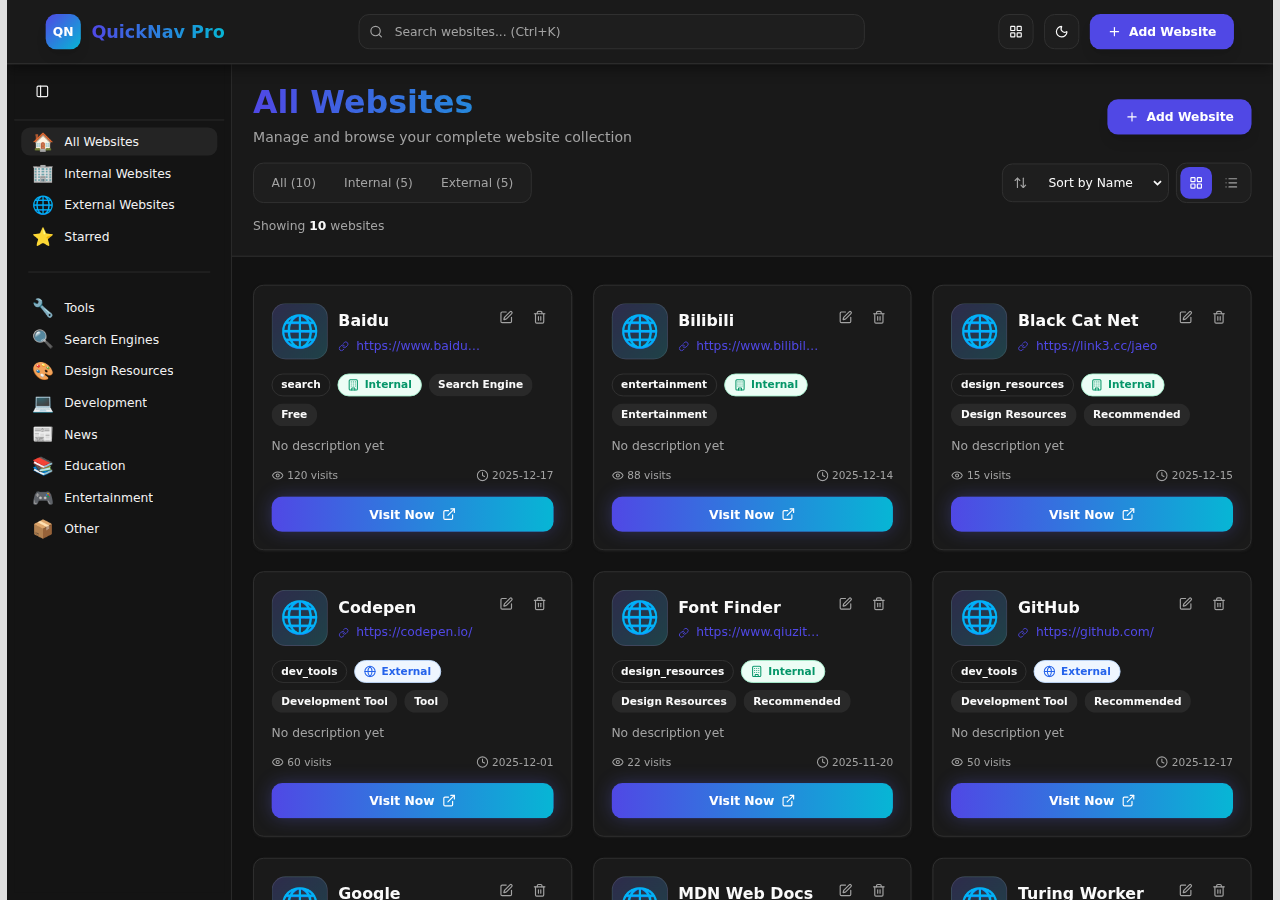
<file: All Websites Listing.html>
<!DOCTYPE html>
                <html lang="zh">
                <head>
                  <meta charset="UTF-8">
                  <meta name="viewport" content="width=device-width, initial-scale=1.0">
                  <meta name="color-scheme" content="light">
                  <meta name="supported-color-schemes" content="light">
                  <title>All Websites Listing</title>
                  <style>
                    *,
                    *::before,
                    *::after {
                      box-sizing: border-box;
                      margin: 0;
                    }
                    .iframe-outer {
                      position: fixed;
                      top: 0;
                      left: 0;
                      bottom: 0;
                      right: 0;
                      display: flex;
                      justify-content: center;
                      background-color: #E0E0E0;
                    }
                    .iframe-wrapper {
                      width: 100%;
                      height: 100%;
                      margin: 0 auto;
                      transform-origin: center top;
                      flex-shrink: 0;
                    }
                    #dynamicIframe {
                      border: none;
                      width: 100%;
                      height: 100%;
                    }
                  </style>
                  <script>
                const width = 1440
                const height = 1024
                const resolutionRatio = width && height ? width / height : 1
                const pageNameMap = {
                  'all_websites_dashboard': 'All Websites Dashboard',
    'add_website_form': 'Add New Website',
    'edit_website_form': 'Edit Website Details',
    'delete_website_confirmation': 'Delete Website Confirmation',
    'all_websites_listing': 'All Websites Listing'
                }
                const allPageIds = ["all_websites_dashboard","add_website_form","edit_website_form","delete_website_confirmation","all_websites_listing"]
                const allFormatPageIdsMap = {"all_websites_dashboard":"all-websites-dashboard","add_website_form":"add-website-form","edit_website_form":"edit-website-form","delete_website_confirmation":"delete-website-confirmation","all_websites_listing":"all-websites-listing"}
                const IFRAME_MESSAGE_TYPE = {
                  iframeNavigation: 'iframeNavigation',
                }
                const safeAddEventListener = function Tc(e,t,r,n=!1){e.removeEventListener(t,r,n),e.addEventListener(t,r,n)}
                const processOnclick = (e,t,r)=>{if(r){const n=Pw(t);if(n.methodName&&Lp(n.methodName,r))return;e.preventDefault(),e.stopPropagation();const s=n.args||[],i=(s==null?void 0:s.find(u=>u))||"";i&&Mp(i)}}
                const checkIframeMethod = (e,t)=>{try{return typeof t[e]=="function"||typeof t[e]=="function"}catch(r){return!1}}
                const postIframeMessage = (targetPageId) => {
                  window.parent.postMessage({
                    type: IFRAME_MESSAGE_TYPE.iframeNavigation,
                    targetPageId,
                  })
                }
                const handleIframeLinkClick = (event) => {
                  const dynamicIframe = document.querySelector('#dynamicIframe')
                  if (!dynamicIframe?.contentWindow) {
                    return
                  }
                  const link = event.target.closest('a')
                  const target = event.target
                  if (link) {
                    const href = link.getAttribute('href')
                    const onclick = link.getAttribute('onclick')
                    if (href && href !== '#' && !href.startsWith('javascript:')) {
                      event.preventDefault()
                      event.stopPropagation()
                      const targetPageId = getKeyByValueObj(allFormatPageIdsMap, href)
                      if (targetPageId) {
                        postIframeMessage(targetPageId)
                      }
                      return
                    }
                    if (onclick) {
                      processOnclick(event, onclick, iframe.contentWindow, allFormatPageIdsMap)
                    } else {
                      event.preventDefault()
                      event.stopPropagation() 
                    }
                    return
                  }
                  const onclick = target.getAttribute('onclick')
                  if (onclick) {
                    processOnclick(event, onclick, iframe.contentWindow, allFormatPageIdsMap)
                  }
                }
                function stringExt(link) {
                  let s = String(link || '')
                  s = (s.split('#')[0] || '')
                  s = (s.split('?')[0] || '')
                  s = s.trim()
                  s = s.split('/').filter(Boolean).pop() || ''
                  const lower = s.toLowerCase()
                  if (lower.endsWith('.html') || lower.endsWith('.php') || lower.endsWith('.aspx')) {
                    s = s.slice(0, s.lastIndexOf('.'))
                  }
                  return s
                }
                function formatHref(href) {
                  if (!href) {
                    return ''
                  }
                  try {
                    const url = new URL(href, window.location.href)
                    const pathname = url.pathname || ''
                    return stringExt(pathname)
                  } catch {
                    return stringExt(href)
                  }
                }
                function getKeyByValueObj(obj, value) {
                  const newValue = formatHref(value)
                  const keyFind = Object.keys(obj).find(k => k === newValue)
                  if (keyFind) {
                    return keyFind
                  }
                  return Object.keys(obj).find(k => obj[k] === newValue)
                }
                function setIframeSize(w, h) {
                  const currentContainerRadio = w / h
                  let widthValue = w
                  let heightValue = h
                  let zoom = 1
                  if (currentContainerRadio > resolutionRatio) {
                    widthValue = h * resolutionRatio
                    heightValue = h
                  } else {
                    widthValue = w
                    heightValue = w / resolutionRatio
                  }
                  zoom = width ? widthValue / width : 1
                  return {
                    width: widthValue / zoom + 'px',
                    height: heightValue / zoom + 'px',
                    zoom,
                  }
                }
                function adjustIframeSize() {
                  const iframeWrapper = document.querySelector(".iframe-wrapper")
                  const { width, height, zoom } = setIframeSize(window.innerWidth, window.innerHeight)
                  iframeWrapper.style.height = height
                  iframeWrapper.style.width = width
                  iframeWrapper.style.transform = 'scale(' + zoom + ')'
                }
                function sanitizeFilename(name) {
                  return name.replace(/[\/:*?"<>|]/g, '_')
                }
                function handlePostMessage(event) {
                  if (!event.data) {
                    return
                  }
                  const { type, targetPageId } = event.data
                  const targetPageName = pageNameMap[targetPageId]
                  if (type === "iframeNavigation" && targetPageId && targetPageName) {
                    window.location.href = targetPageName + '.html'
                  }
                }
                function setupIframeEvents() {
                  const iframe = document.getElementById('dynamicIframe')
                  if (iframe && iframe.contentWindow && iframe.contentWindow.document) {
                    safeAddEventListener(iframe.contentWindow.document, 'click', handleIframeLinkClick, true)
                  } else {
                    setTimeout(setupIframeEvents, 100)
                  }
                }
                window.addEventListener('message', handlePostMessage)
                window.onload = function() {
                  adjustIframeSize()
                  setupIframeEvents()
                }
                window.onresize = adjustIframeSize
                window.onunload = () => {
                  window.removeEventListener('message', handlePostMessage)
                }
              </script>
                </head>
                <body>
                  <div class="iframe-outer">
                    <div class="iframe-wrapper">
                      <iframe id="dynamicIframe" srcdoc='<html data-source-file="src/layouts/BaseLayout.astro" data-source-line-start="11" data-source-line-end="21" lang="en"><head data-source-file="src/layouts/BaseLayout.astro" data-source-line-start="12" data-source-line-end="17"><script>(function(){
      function stringExt(link) {
        let s = String(link || &#39;&#39;)
        s = (s.split(&#39;#&#39;)[0] || &#39;&#39;)
        s = (s.split(&#39;?&#39;)[0] || &#39;&#39;)
        s = s.trim()
        s = s.split(&#39;/&#39;).filter(Boolean).pop() || &#39;&#39;
        const lower = s.toLowerCase()
        if (lower.endsWith(&#39;.html&#39;) || lower.endsWith(&#39;.php&#39;) || lower.endsWith(&#39;.aspx&#39;)) {
          s = s.slice(0, s.lastIndexOf(&#39;.&#39;))
        }
        return s
      }
      function formatHref(href) {
        if (!href) {
          return &#39;&#39;
        }
        try {
          const url = new URL(href, window.location.href)
          const pathname = url.pathname || &#39;&#39;
          return stringExt(pathname)
        } catch {
          return stringExt(href)
        }
      }
      function getKeyByValueObj(obj, value) {
        const newValue = formatHref(value)
        const keyFind = Object.keys(obj).find(k => k === newValue)
        if (keyFind) {
          return keyFind
        }
        return Object.keys(obj).find(k => obj[k] === newValue)
      }
      function emit(to, source){
        try {
          if (window.parent) {
            const allFormatPageIdsMap = {"all_websites_dashboard":"all-websites-dashboard","add_website_form":"add-website-form","edit_website_form":"edit-website-form","delete_website_confirmation":"delete-website-confirmation","all_websites_listing":"all-websites-listing"}
            const IFRAME_MESSAGE_TYPE = {
              iframeNavigation: &#39;iframeNavigation&#39;,
            }
            const targetPageId = getKeyByValueObj(allFormatPageIdsMap, String(to || &#39;&#39;))
            if (targetPageId) {
              window.parent.postMessage({
                type: IFRAME_MESSAGE_TYPE.iframeNavigation,
                targetPageId,
              }, &#39;*&#39;)
            }
          }
        } catch(e) {}
      }
      try{
        if (&#39;navigation&#39; in window &amp;&amp; window.navigation &amp;&amp; typeof window.navigation.addEventListener===&#39;function&#39;){
          window.navigation.addEventListener(&#39;navigate&#39;, function(e){
            try{
              var url = (e.destination &amp;&amp; e.destination.url) || &#39;&#39;;
              if (e.canIntercept &amp;&amp; typeof e.intercept===&#39;function&#39;){ e.intercept({ handler:function(){} }) }
              else if (e.preventDefault){ e.preventDefault() }
              emit(url)
            }catch(_){}
          })
        }
      }catch(_){}
    })();</script><meta name="supported-color-schemes" content="light"><meta name="color-scheme" content="light"><style>
      :root, html, body { color-scheme: light; }
      html { forced-color-adjust: none; }
    </style>
    <meta charset="UTF-8">
    <meta name="viewport" content="width=device-width, initial-scale=1.0">
    <meta name="description" content="Built with Astro">
    <title data-source-file="src/layouts/BaseLayout.astro" data-source-line-start="16" data-source-line-end="16">All Websites Listing - QuickNav Pro</title>
  <link rel="stylesheet" href="./assets/html/74784/add-website-form.e2ye_R_f.css">
<style>[data-v-c336fbcc] .grid,[data-v-c336fbcc] .space-y-3{animation:fadeIn-c336fbcc .3s ease-in-out}@keyframes fadeIn-c336fbcc{0%{opacity:0;transform:translateY(4px)}to{opacity:1;transform:translateY(0)}}
</style><script src="./assets/static/uxbot/25_6/holder.js"></script></head>
  <body data-source-file="src/layouts/BaseLayout.astro" data-source-line-start="18" data-source-line-end="20">
    
  <style>astro-island,astro-slot,astro-static-slot{display:contents}</style><script>(()=>{var e=async t=>{await(await t())()};(self.Astro||(self.Astro={})).load=e;window.dispatchEvent(new Event("astro:load"));})();</script><script>(()=>{var A=Object.defineProperty;var g=(i,o,a)=>o in i?A(i,o,{enumerable:!0,configurable:!0,writable:!0,value:a}):i[o]=a;var d=(i,o,a)=>g(i,typeof o!="symbol"?o+"":o,a);{let i={0:t=>m(t),1:t=>a(t),2:t=>new RegExp(t),3:t=>new Date(t),4:t=>new Map(a(t)),5:t=>new Set(a(t)),6:t=>BigInt(t),7:t=>new URL(t),8:t=>new Uint8Array(t),9:t=>new Uint16Array(t),10:t=>new Uint32Array(t),11:t=>1/0*t},o=t=>{let[l,e]=t;return l in i?i[l](e):void 0},a=t=>t.map(o),m=t=>typeof t!="object"||t===null?t:Object.fromEntries(Object.entries(t).map(([l,e])=>[l,o(e)]));class y extends HTMLElement{constructor(){super(...arguments);d(this,"Component");d(this,"hydrator");d(this,"hydrate",async()=>{var b;if(!this.hydrator||!this.isConnected)return;let e=(b=this.parentElement)==null?void 0:b.closest("astro-island[ssr]");if(e){e.addEventListener("astro:hydrate",this.hydrate,{once:!0});return}let c=this.querySelectorAll("astro-slot"),n={},h=this.querySelectorAll("template[data-astro-template]");for(let r of h){let s=r.closest(this.tagName);s!=null&amp;&amp;s.isSameNode(this)&amp;&amp;(n[r.getAttribute("data-astro-template")||"default"]=r.innerHTML,r.remove())}for(let r of c){let s=r.closest(this.tagName);s!=null&amp;&amp;s.isSameNode(this)&amp;&amp;(n[r.getAttribute("name")||"default"]=r.innerHTML)}let p;try{p=this.hasAttribute("props")?m(JSON.parse(this.getAttribute("props"))):{}}catch(r){let s=this.getAttribute("component-url")||"<unknown>",v=this.getAttribute("component-export");throw v&amp;&amp;(s+=` (export ${v})`),console.error(`[hydrate] Error parsing props for component ${s}`,this.getAttribute("props"),r),r}let u;await this.hydrator(this)(this.Component,p,n,{client:this.getAttribute("client")}),this.removeAttribute("ssr"),this.dispatchEvent(new CustomEvent("astro:hydrate"))});d(this,"unmount",()=>{this.isConnected||this.dispatchEvent(new CustomEvent("astro:unmount"))})}disconnectedCallback(){document.removeEventListener("astro:after-swap",this.unmount),document.addEventListener("astro:after-swap",this.unmount,{once:!0})}connectedCallback(){if(!this.hasAttribute("await-children")||document.readyState==="interactive"||document.readyState==="complete")this.childrenConnectedCallback();else{let e=()=>{document.removeEventListener("DOMContentLoaded",e),c.disconnect(),this.childrenConnectedCallback()},c=new MutationObserver(()=>{var n;((n=this.lastChild)==null?void 0:n.nodeType)===Node.COMMENT_NODE&amp;&amp;this.lastChild.nodeValue==="astro:end"&amp;&amp;(this.lastChild.remove(),e())});c.observe(this,{childList:!0}),document.addEventListener("DOMContentLoaded",e)}}async childrenConnectedCallback(){let e=this.getAttribute("before-hydration-url");e&amp;&amp;await import(e),this.start()}async start(){let e=JSON.parse(this.getAttribute("opts")),c=this.getAttribute("client");if(Astro[c]===void 0){window.addEventListener(`astro:${c}`,()=>this.start(),{once:!0});return}try{await Astro[c](async()=>{let n=this.getAttribute("renderer-url"),[h,{default:p}]=await Promise.all([import(this.getAttribute("component-url")),n?import(n):()=>()=>{}]),u=this.getAttribute("component-export")||"default";if(!u.includes("."))this.Component=h[u];else{this.Component=h;for(let f of u.split("."))this.Component=this.Component[f]}return this.hydrator=p,this.hydrate},e,this)}catch(n){console.error(`[astro-island] Error hydrating ${this.getAttribute("component-url")}`,n)}}attributeChangedCallback(){this.hydrate()}}d(y,"observedAttributes",["props"]),customElements.get("astro-island")||customElements.define("astro-island",y)}})();</script><astro-island uid="1banUF" prefix="s0" component-url="https://uxbot-prod-public.s3.cn-north-1.amazonaws.com.cn/html/74784/CommonHeader.C8XiA-sp.js" component-export="default" renderer-url="https://uxbot-prod-public.s3.cn-north-1.amazonaws.com.cn/html/74784/client.C0EXU88P.js" props="{}" ssr="" client="load" opts="{&amp;quot;name&amp;quot;:&amp;quot;CommonHeader&amp;quot;,&amp;quot;value&amp;quot;:true}" await-children=""><header class="sticky top-0 z-50 bg-card/95 backdrop-blur-md border-b border-border shadow-card" data-source-file="src/components/common/CommonHeader.vue" data-source-line-start="60" data-source-line-end="125"><div class="container mx-auto px-4 md:px-6 py-3 md:py-4" data-source-file="src/components/common/CommonHeader.vue" data-source-line-start="61" data-source-line-end="124"><div class="flex items-center justify-between gap-4" data-source-file="src/components/common/CommonHeader.vue" data-source-line-start="62" data-source-line-end="123"><a href="./all-websites-dashboard.html" class="flex items-center gap-3 group flex-shrink-0" data-source-file="src/components/common/CommonHeader.vue" data-source-line-start="64" data-source-line-end="71"><div class="w-10 h-10 bg-gradient-to-br from-primary to-accent rounded-xl flex items-center justify-center text-primary-foreground font-bold text-sm shadow-lg group-hover:scale-105 transition-transform glow-primary" data-source-file="src/components/common/CommonHeader.vue" data-source-line-start="65" data-source-line-end="67"> QN </div><span class="hidden sm:inline text-xl font-bold text-gradient-primary" data-source-file="src/components/common/CommonHeader.vue" data-source-line-start="68" data-source-line-end="70"> QuickNav Pro </span></a><div class="flex-1 max-w-xl mx-4 relative" data-source-file="src/components/common/CommonHeader.vue" data-source-line-start="74" data-source-line-end="87"><svg xmlns="http://www.w3.org/2000/svg" width="16" height="16" viewBox="0 0 24 24" fill="none" stroke="currentColor" stroke-width="2" stroke-linecap="round" stroke-linejoin="round" class="lucide absolute left-3 top-1/2 -translate-y-1/2 text-muted-foreground lucide-search-icon lucide-search absolute left-3 top-1/2 -translate-y-1/2 text-muted-foreground" data-source-file="src/components/common/SafeIcon.vue" data-source-line-start="43" data-source-line-end="49"><path d="m21 21-4.34-4.34"></path><circle cx="11" cy="11" r="8"></circle></svg><input class="flex h-10 border px-3 text-sm ring-offset-background file:border-0 file:bg-transparent file:text-foreground file:text-sm file:font-medium placeholder:text-muted-foreground focus-visible:outline-none focus-visible:ring-2 focus-visible:ring-ring focus-visible:ring-offset-2 disabled:cursor-not-allowed disabled:opacity-50 w-full pl-10 pr-4 py-2 bg-muted/50 border-border rounded-xl focus:ring-2 focus:ring-primary/50 focus:border-primary transition-all" type="search" placeholder="Search websites... (Ctrl+K)" data-source-file="src/components/ui/input/Input.vue" data-source-line-start="23" data-source-line-end="23" value=""></div><div class="flex items-center gap-2 md:gap-3" data-source-file="src/components/common/CommonHeader.vue" data-source-line-start="90" data-source-line-end="122"><button class="items-center justify-center gap-2 whitespace-nowrap text-sm font-medium ring-offset-background focus-visible:outline-none focus-visible:ring-2 focus-visible:ring-ring focus-visible:ring-offset-2 disabled:pointer-events-none disabled:opacity-50 [&amp;amp;_svg]:pointer-events-none [&amp;amp;_svg]:size-4 [&amp;amp;_svg]:shrink-0 hover:text-accent-foreground hidden md:flex w-10 h-10 rounded-lg bg-muted/50 hover:bg-muted border border-border hover:border-primary/50 transition-all" title="Toggle View" data-source-file="src/components/ui/button/Button.vue" data-source-line-start="21" data-source-line-end="27"><!--[--><svg xmlns="http://www.w3.org/2000/svg" width="18" height="18" viewBox="0 0 24 24" fill="none" stroke="currentColor" stroke-width="2" stroke-linecap="round" stroke-linejoin="round" data-source-file="src/components/common/SafeIcon.vue" data-source-line-start="43" data-source-line-end="49" class="lucide lucide-layout-grid-icon lucide-layout-grid"><rect width="7" height="7" x="3" y="3" rx="1"></rect><rect width="7" height="7" x="14" y="3" rx="1"></rect><rect width="7" height="7" x="14" y="14" rx="1"></rect><rect width="7" height="7" x="3" y="14" rx="1"></rect></svg><!--]--></button><button class="inline-flex items-center justify-center gap-2 whitespace-nowrap text-sm font-medium ring-offset-background focus-visible:outline-none focus-visible:ring-2 focus-visible:ring-ring focus-visible:ring-offset-2 disabled:pointer-events-none disabled:opacity-50 [&amp;amp;_svg]:pointer-events-none [&amp;amp;_svg]:size-4 [&amp;amp;_svg]:shrink-0 hover:text-accent-foreground w-10 h-10 rounded-lg bg-muted/50 hover:bg-muted border border-border hover:border-primary/50 transition-all" title="Switch to Light Mode" data-source-file="src/components/ui/button/Button.vue" data-source-line-start="21" data-source-line-end="27"><!--[--><svg xmlns="http://www.w3.org/2000/svg" width="18" height="18" viewBox="0 0 24 24" fill="none" stroke="currentColor" stroke-width="2" stroke-linecap="round" stroke-linejoin="round" data-source-file="src/components/common/SafeIcon.vue" data-source-line-start="43" data-source-line-end="49" class="lucide lucide-moon-icon lucide-moon"><path d="M20.985 12.486a9 9 0 1 1-9.473-9.472c.405-.022.617.46.402.803a6 6 0 0 0 8.268 8.268c.344-.215.825-.004.803.401"></path></svg><!--]--></button><button class="justify-center whitespace-nowrap ring-offset-background focus-visible:outline-none focus-visible:ring-2 focus-visible:ring-ring focus-visible:ring-offset-2 disabled:pointer-events-none disabled:opacity-50 [&amp;amp;_svg]:pointer-events-none [&amp;amp;_svg]:size-4 [&amp;amp;_svg]:shrink-0 h-10 px-4 md:px-5 py-2 md:py-2.5 bg-primary hover:bg-primary/90 text-primary-foreground rounded-lg font-semibold text-sm flex items-center gap-2 shadow-lg glow-primary hover:scale-105 transition-all" data-source-file="src/components/ui/button/Button.vue" data-source-line-start="21" data-source-line-end="27"><!--[--><svg xmlns="http://www.w3.org/2000/svg" width="18" height="18" viewBox="0 0 24 24" fill="none" stroke="currentColor" stroke-width="2" stroke-linecap="round" stroke-linejoin="round" data-source-file="src/components/common/SafeIcon.vue" data-source-line-start="43" data-source-line-end="49" class="lucide lucide-plus-icon lucide-plus"><path d="M5 12h14"></path><path d="M12 5v14"></path></svg><span class="hidden sm:inline" data-source-file="src/components/common/CommonHeader.vue" data-source-line-start="120" data-source-line-end="120">Add Website</span><!--]--></button></div></div></div></header><!--astro:end--></astro-island>
  <script>(()=>{var l=(n,t)=>{let i=async()=>{await(await n())()},e=typeof t.value=="object"?t.value:void 0,s={timeout:e==null?void 0:e.timeout};"requestIdleCallback"in window?window.requestIdleCallback(i,s):setTimeout(i,s.timeout||200)};(self.Astro||(self.Astro={})).idle=l;window.dispatchEvent(new Event("astro:idle"));})();</script><astro-island uid="2M2aR" prefix="s2" component-url="https://uxbot-prod-public.s3.cn-north-1.amazonaws.com.cn/html/74784/AppSidebarLayout.BC9M65pN.js" component-export="default" renderer-url="https://uxbot-prod-public.s3.cn-north-1.amazonaws.com.cn/html/74784/client.C0EXU88P.js" props="{&amp;quot;headerHeight&amp;quot;:[0,&amp;quot;64px&amp;quot;]}" ssr="" client="load" opts="{&amp;quot;name&amp;quot;:&amp;quot;AppSidebarLayout&amp;quot;,&amp;quot;value&amp;quot;:true}" await-children=""><!--[--><div style="--sidebar-width:16rem;--sidebar-width-icon:3rem;--header-height:64px;" class="group/sidebar-wrapper flex min-h-svh w-full has-[[data-variant=inset]]:bg-sidebar" data-source-file="src/components/ui/sidebar/SidebarProvider.vue" data-source-line-start="72" data-source-line-end="81"><!--[--><div data-source-file="src/components/ui/sidebar/Sidebar.vue" data-source-line-start="29" data-source-line-end="86"><!--[--><!--[--><!--v-if--><!--]--><!--]--><div class="group peer hidden md:block" data-state="expanded" data-collapsible="" data-variant="inset" data-side="left" data-source-file="src/components/ui/sidebar/Sidebar.vue" data-source-line-start="46" data-source-line-end="85"><div class="duration-200 relative h-svh w-[--sidebar-width] bg-transparent transition-[width] ease-linear group-data-[collapsible=offcanvas]:w-0 group-data-[side=right]:rotate-180 group-data-[collapsible=icon]:w-[calc(var(--sidebar-width-icon)_+_theme(spacing.4))]" data-source-file="src/components/ui/sidebar/Sidebar.vue" data-source-line-start="54" data-source-line-end="63"></div><div class="duration-200 fixed inset-y-0 z-10 hidden w-[--sidebar-width] transition-[left,right,width] ease-linear md:flex left-0 group-data-[collapsible=offcanvas]:left-[calc(var(--sidebar-width)*-1)] p-2 group-data-[collapsible=icon]:w-[calc(var(--sidebar-width-icon)_+_theme(spacing.4)_+_2px)] top-[--header-height] h-[calc(100vh-var(--header-height))] border-r border-border bg-sidebar" data-source-file="src/components/ui/sidebar/Sidebar.vue" data-source-line-start="64" data-source-line-end="84"><div data-sidebar="sidebar" class="flex h-full w-full flex-col text-sidebar-foreground bg-sidebar group-data-[variant=floating]:rounded-lg group-data-[variant=floating]:border group-data-[variant=floating]:border-sidebar-border group-data-[variant=floating]:shadow" data-source-file="src/components/ui/sidebar/Sidebar.vue" data-source-line-start="78" data-source-line-end="83"><!--[--><div data-sidebar="header" class="flex flex-col gap-2 p-4 border-b border-sidebar-border" data-source-file="src/components/ui/sidebar/SidebarHeader.vue" data-source-line-start="11" data-source-line-end="16"><!--[--><button class="inline-flex items-center justify-center gap-2 whitespace-nowrap rounded-md text-sm font-medium ring-offset-background transition-colors focus-visible:outline-none focus-visible:ring-2 focus-visible:ring-ring focus-visible:ring-offset-2 disabled:pointer-events-none disabled:opacity-50 [&amp;amp;_svg]:pointer-events-none [&amp;amp;_svg]:size-4 [&amp;amp;_svg]:shrink-0 hover:bg-accent hover:text-accent-foreground w-8 h-8" data-sidebar="trigger" data-source-file="src/components/ui/button/Button.vue" data-source-line-start="21" data-source-line-end="27"><!--[--><svg xmlns="http://www.w3.org/2000/svg" width="24" height="24" viewBox="0 0 24 24" fill="none" stroke="currentColor" stroke-width="2" stroke-linecap="round" stroke-linejoin="round" data-source-file="src/components/ui/sidebar/SidebarTrigger.vue" data-source-line-start="23" data-source-line-end="23" class="lucide lucide-panel-left-icon lucide-panel-left"><rect width="18" height="18" x="3" y="3" rx="2"></rect><path d="M9 3v18"></path></svg><span class="sr-only" data-source-file="src/components/ui/sidebar/SidebarTrigger.vue" data-source-line-start="24" data-source-line-end="24">Toggle Sidebar</span><!--]--></button><!--]--></div><div data-sidebar="content" class="flex min-h-0 flex-1 flex-col gap-2 overflow-auto group-data-[collapsible=icon]:overflow-hidden p-2" data-source-file="src/components/ui/sidebar/SidebarContent.vue" data-source-line-start="11" data-source-line-end="16"><!--[--><ul data-sidebar="menu" class="flex w-full min-w-0 flex-col gap-1" data-source-file="src/components/ui/sidebar/SidebarMenu.vue" data-source-line-start="11" data-source-line-end="16"><!--[--><!--[--><li data-sidebar="menu-item" class="group/menu-item relative" data-source-file="src/components/ui/sidebar/SidebarMenuItem.vue" data-source-line-start="11" data-source-line-end="16"><!--[--><a data-sidebar="menu-button" data-size="default" data-active="true" class="peer/menu-button flex w-full items-center gap-2 overflow-hidden rounded-md p-2 text-left outline-none ring-sidebar-ring transition-[width,height,padding] focus-visible:ring-2 active:bg-sidebar-accent active:text-sidebar-accent-foreground disabled:pointer-events-none disabled:opacity-50 group-has-[[data-sidebar=menu-action]]/menu-item:pr-8 aria-disabled:pointer-events-none aria-disabled:opacity-50 data-[active=true]:bg-sidebar-accent data-[active=true]:font-medium data-[active=true]:text-sidebar-accent-foreground data-[state=open]:hover:bg-sidebar-accent data-[state=open]:hover:text-sidebar-accent-foreground group-data-[collapsible=icon]:!size-8 group-data-[collapsible=icon]:!p-2 [&amp;amp;&amp;gt;span:last-child]:truncate [&amp;amp;&amp;gt;svg]:size-4 [&amp;amp;&amp;gt;svg]:shrink-0 hover:bg-sidebar-accent hover:text-sidebar-accent-foreground h-8 text-sm group flex items-center gap-3 px-3 py-2.5 rounded-lg transition-all" data-source-file="src/components/common/AppSidebar.vue" data-source-line-start="83" data-source-line-end="86" href="./all-websites-dashboard.html"><span class="text-xl flex-shrink-0" data-source-file="src/components/common/AppSidebar.vue" data-source-line-start="84" data-source-line-end="84">🏠</span><span class="font-medium" data-source-file="src/components/common/AppSidebar.vue" data-source-line-start="85" data-source-line-end="85">All Websites</span></a><!--]--></li><li data-sidebar="menu-item" class="group/menu-item relative" data-source-file="src/components/ui/sidebar/SidebarMenuItem.vue" data-source-line-start="11" data-source-line-end="16"><!--[--><a data-sidebar="menu-button" data-size="default" data-active="false" class="peer/menu-button flex w-full items-center gap-2 overflow-hidden rounded-md p-2 text-left outline-none ring-sidebar-ring transition-[width,height,padding] focus-visible:ring-2 active:bg-sidebar-accent active:text-sidebar-accent-foreground disabled:pointer-events-none disabled:opacity-50 group-has-[[data-sidebar=menu-action]]/menu-item:pr-8 aria-disabled:pointer-events-none aria-disabled:opacity-50 data-[active=true]:bg-sidebar-accent data-[active=true]:font-medium data-[active=true]:text-sidebar-accent-foreground data-[state=open]:hover:bg-sidebar-accent data-[state=open]:hover:text-sidebar-accent-foreground group-data-[collapsible=icon]:!size-8 group-data-[collapsible=icon]:!p-2 [&amp;amp;&amp;gt;span:last-child]:truncate [&amp;amp;&amp;gt;svg]:size-4 [&amp;amp;&amp;gt;svg]:shrink-0 hover:bg-sidebar-accent hover:text-sidebar-accent-foreground h-8 text-sm group flex items-center gap-3 px-3 py-2.5 rounded-lg transition-all" data-source-file="src/components/common/AppSidebar.vue" data-source-line-start="83" data-source-line-end="86" href="./internal-websites-listing.html"><span class="text-xl flex-shrink-0" data-source-file="src/components/common/AppSidebar.vue" data-source-line-start="84" data-source-line-end="84">🏢</span><span class="font-medium" data-source-file="src/components/common/AppSidebar.vue" data-source-line-start="85" data-source-line-end="85">Internal Websites</span></a><!--]--></li><li data-sidebar="menu-item" class="group/menu-item relative" data-source-file="src/components/ui/sidebar/SidebarMenuItem.vue" data-source-line-start="11" data-source-line-end="16"><!--[--><a data-sidebar="menu-button" data-size="default" data-active="false" class="peer/menu-button flex w-full items-center gap-2 overflow-hidden rounded-md p-2 text-left outline-none ring-sidebar-ring transition-[width,height,padding] focus-visible:ring-2 active:bg-sidebar-accent active:text-sidebar-accent-foreground disabled:pointer-events-none disabled:opacity-50 group-has-[[data-sidebar=menu-action]]/menu-item:pr-8 aria-disabled:pointer-events-none aria-disabled:opacity-50 data-[active=true]:bg-sidebar-accent data-[active=true]:font-medium data-[active=true]:text-sidebar-accent-foreground data-[state=open]:hover:bg-sidebar-accent data-[state=open]:hover:text-sidebar-accent-foreground group-data-[collapsible=icon]:!size-8 group-data-[collapsible=icon]:!p-2 [&amp;amp;&amp;gt;span:last-child]:truncate [&amp;amp;&amp;gt;svg]:size-4 [&amp;amp;&amp;gt;svg]:shrink-0 hover:bg-sidebar-accent hover:text-sidebar-accent-foreground h-8 text-sm group flex items-center gap-3 px-3 py-2.5 rounded-lg transition-all" data-source-file="src/components/common/AppSidebar.vue" data-source-line-start="83" data-source-line-end="86" href="./external-websites-listing.html"><span class="text-xl flex-shrink-0" data-source-file="src/components/common/AppSidebar.vue" data-source-line-start="84" data-source-line-end="84">🌐</span><span class="font-medium" data-source-file="src/components/common/AppSidebar.vue" data-source-line-start="85" data-source-line-end="85">External Websites</span></a><!--]--></li><li data-sidebar="menu-item" class="group/menu-item relative" data-source-file="src/components/ui/sidebar/SidebarMenuItem.vue" data-source-line-start="11" data-source-line-end="16"><!--[--><a data-sidebar="menu-button" data-size="default" data-active="false" class="peer/menu-button flex w-full items-center gap-2 overflow-hidden rounded-md p-2 text-left outline-none ring-sidebar-ring transition-[width,height,padding] focus-visible:ring-2 active:bg-sidebar-accent active:text-sidebar-accent-foreground disabled:pointer-events-none disabled:opacity-50 group-has-[[data-sidebar=menu-action]]/menu-item:pr-8 aria-disabled:pointer-events-none aria-disabled:opacity-50 data-[active=true]:bg-sidebar-accent data-[active=true]:font-medium data-[active=true]:text-sidebar-accent-foreground data-[state=open]:hover:bg-sidebar-accent data-[state=open]:hover:text-sidebar-accent-foreground group-data-[collapsible=icon]:!size-8 group-data-[collapsible=icon]:!p-2 [&amp;amp;&amp;gt;span:last-child]:truncate [&amp;amp;&amp;gt;svg]:size-4 [&amp;amp;&amp;gt;svg]:shrink-0 hover:bg-sidebar-accent hover:text-sidebar-accent-foreground h-8 text-sm group flex items-center gap-3 px-3 py-2.5 rounded-lg transition-all" data-source-file="src/components/common/AppSidebar.vue" data-source-line-start="83" data-source-line-end="86" href="./starred-websites-listing.html"><span class="text-xl flex-shrink-0" data-source-file="src/components/common/AppSidebar.vue" data-source-line-start="84" data-source-line-end="84">⭐</span><span class="font-medium" data-source-file="src/components/common/AppSidebar.vue" data-source-line-start="85" data-source-line-end="85">Starred</span></a><!--]--></li><!--]--><!--]--></ul><div data-orientation="horizontal" role="none" class="shrink-0 h-px mx-2 w-auto bg-sidebar-border my-4" data-sidebar="separator" data-source-file="src/components/ui/separator/Separator.vue" data-source-line-start="19" data-source-line-end="28"><!--[--><!--]--></div><ul data-sidebar="menu" class="flex w-full min-w-0 flex-col gap-1" data-source-file="src/components/ui/sidebar/SidebarMenu.vue" data-source-line-start="11" data-source-line-end="16"><!--[--><!--[--><li data-sidebar="menu-item" class="group/menu-item relative" data-source-file="src/components/ui/sidebar/SidebarMenuItem.vue" data-source-line-start="11" data-source-line-end="16"><!--[--><a data-sidebar="menu-button" data-size="default" data-active="false" class="peer/menu-button flex w-full items-center gap-2 overflow-hidden rounded-md p-2 text-left outline-none ring-sidebar-ring transition-[width,height,padding] focus-visible:ring-2 active:bg-sidebar-accent active:text-sidebar-accent-foreground disabled:pointer-events-none disabled:opacity-50 group-has-[[data-sidebar=menu-action]]/menu-item:pr-8 aria-disabled:pointer-events-none aria-disabled:opacity-50 data-[active=true]:bg-sidebar-accent data-[active=true]:font-medium data-[active=true]:text-sidebar-accent-foreground data-[state=open]:hover:bg-sidebar-accent data-[state=open]:hover:text-sidebar-accent-foreground group-data-[collapsible=icon]:!size-8 group-data-[collapsible=icon]:!p-2 [&amp;amp;&amp;gt;span:last-child]:truncate [&amp;amp;&amp;gt;svg]:size-4 [&amp;amp;&amp;gt;svg]:shrink-0 hover:bg-sidebar-accent hover:text-sidebar-accent-foreground h-8 text-sm group flex items-center gap-3 px-3 py-2.5 rounded-lg transition-all" data-source-file="src/components/common/AppSidebar.vue" data-source-line-start="100" data-source-line-end="103" href="./all-websites-dashboard.html?category=tools"><span class="text-xl flex-shrink-0" data-source-file="src/components/common/AppSidebar.vue" data-source-line-start="101" data-source-line-end="101">🔧</span><span class="font-medium" data-source-file="src/components/common/AppSidebar.vue" data-source-line-start="102" data-source-line-end="102">Tools</span></a><!--]--></li><li data-sidebar="menu-item" class="group/menu-item relative" data-source-file="src/components/ui/sidebar/SidebarMenuItem.vue" data-source-line-start="11" data-source-line-end="16"><!--[--><a data-sidebar="menu-button" data-size="default" data-active="false" class="peer/menu-button flex w-full items-center gap-2 overflow-hidden rounded-md p-2 text-left outline-none ring-sidebar-ring transition-[width,height,padding] focus-visible:ring-2 active:bg-sidebar-accent active:text-sidebar-accent-foreground disabled:pointer-events-none disabled:opacity-50 group-has-[[data-sidebar=menu-action]]/menu-item:pr-8 aria-disabled:pointer-events-none aria-disabled:opacity-50 data-[active=true]:bg-sidebar-accent data-[active=true]:font-medium data-[active=true]:text-sidebar-accent-foreground data-[state=open]:hover:bg-sidebar-accent data-[state=open]:hover:text-sidebar-accent-foreground group-data-[collapsible=icon]:!size-8 group-data-[collapsible=icon]:!p-2 [&amp;amp;&amp;gt;span:last-child]:truncate [&amp;amp;&amp;gt;svg]:size-4 [&amp;amp;&amp;gt;svg]:shrink-0 hover:bg-sidebar-accent hover:text-sidebar-accent-foreground h-8 text-sm group flex items-center gap-3 px-3 py-2.5 rounded-lg transition-all" data-source-file="src/components/common/AppSidebar.vue" data-source-line-start="100" data-source-line-end="103" href="./all-websites-dashboard.html?category=search"><span class="text-xl flex-shrink-0" data-source-file="src/components/common/AppSidebar.vue" data-source-line-start="101" data-source-line-end="101">🔍</span><span class="font-medium" data-source-file="src/components/common/AppSidebar.vue" data-source-line-start="102" data-source-line-end="102">Search Engines</span></a><!--]--></li><li data-sidebar="menu-item" class="group/menu-item relative" data-source-file="src/components/ui/sidebar/SidebarMenuItem.vue" data-source-line-start="11" data-source-line-end="16"><!--[--><a data-sidebar="menu-button" data-size="default" data-active="false" class="peer/menu-button flex w-full items-center gap-2 overflow-hidden rounded-md p-2 text-left outline-none ring-sidebar-ring transition-[width,height,padding] focus-visible:ring-2 active:bg-sidebar-accent active:text-sidebar-accent-foreground disabled:pointer-events-none disabled:opacity-50 group-has-[[data-sidebar=menu-action]]/menu-item:pr-8 aria-disabled:pointer-events-none aria-disabled:opacity-50 data-[active=true]:bg-sidebar-accent data-[active=true]:font-medium data-[active=true]:text-sidebar-accent-foreground data-[state=open]:hover:bg-sidebar-accent data-[state=open]:hover:text-sidebar-accent-foreground group-data-[collapsible=icon]:!size-8 group-data-[collapsible=icon]:!p-2 [&amp;amp;&amp;gt;span:last-child]:truncate [&amp;amp;&amp;gt;svg]:size-4 [&amp;amp;&amp;gt;svg]:shrink-0 hover:bg-sidebar-accent hover:text-sidebar-accent-foreground h-8 text-sm group flex items-center gap-3 px-3 py-2.5 rounded-lg transition-all" data-source-file="src/components/common/AppSidebar.vue" data-source-line-start="100" data-source-line-end="103" href="./all-websites-dashboard.html?category=design"><span class="text-xl flex-shrink-0" data-source-file="src/components/common/AppSidebar.vue" data-source-line-start="101" data-source-line-end="101">🎨</span><span class="font-medium" data-source-file="src/components/common/AppSidebar.vue" data-source-line-start="102" data-source-line-end="102">Design Resources</span></a><!--]--></li><li data-sidebar="menu-item" class="group/menu-item relative" data-source-file="src/components/ui/sidebar/SidebarMenuItem.vue" data-source-line-start="11" data-source-line-end="16"><!--[--><a data-sidebar="menu-button" data-size="default" data-active="false" class="peer/menu-button flex w-full items-center gap-2 overflow-hidden rounded-md p-2 text-left outline-none ring-sidebar-ring transition-[width,height,padding] focus-visible:ring-2 active:bg-sidebar-accent active:text-sidebar-accent-foreground disabled:pointer-events-none disabled:opacity-50 group-has-[[data-sidebar=menu-action]]/menu-item:pr-8 aria-disabled:pointer-events-none aria-disabled:opacity-50 data-[active=true]:bg-sidebar-accent data-[active=true]:font-medium data-[active=true]:text-sidebar-accent-foreground data-[state=open]:hover:bg-sidebar-accent data-[state=open]:hover:text-sidebar-accent-foreground group-data-[collapsible=icon]:!size-8 group-data-[collapsible=icon]:!p-2 [&amp;amp;&amp;gt;span:last-child]:truncate [&amp;amp;&amp;gt;svg]:size-4 [&amp;amp;&amp;gt;svg]:shrink-0 hover:bg-sidebar-accent hover:text-sidebar-accent-foreground h-8 text-sm group flex items-center gap-3 px-3 py-2.5 rounded-lg transition-all" data-source-file="src/components/common/AppSidebar.vue" data-source-line-start="100" data-source-line-end="103" href="./all-websites-dashboard.html?category=dev"><span class="text-xl flex-shrink-0" data-source-file="src/components/common/AppSidebar.vue" data-source-line-start="101" data-source-line-end="101">💻</span><span class="font-medium" data-source-file="src/components/common/AppSidebar.vue" data-source-line-start="102" data-source-line-end="102">Development</span></a><!--]--></li><li data-sidebar="menu-item" class="group/menu-item relative" data-source-file="src/components/ui/sidebar/SidebarMenuItem.vue" data-source-line-start="11" data-source-line-end="16"><!--[--><a data-sidebar="menu-button" data-size="default" data-active="false" class="peer/menu-button flex w-full items-center gap-2 overflow-hidden rounded-md p-2 text-left outline-none ring-sidebar-ring transition-[width,height,padding] focus-visible:ring-2 active:bg-sidebar-accent active:text-sidebar-accent-foreground disabled:pointer-events-none disabled:opacity-50 group-has-[[data-sidebar=menu-action]]/menu-item:pr-8 aria-disabled:pointer-events-none aria-disabled:opacity-50 data-[active=true]:bg-sidebar-accent data-[active=true]:font-medium data-[active=true]:text-sidebar-accent-foreground data-[state=open]:hover:bg-sidebar-accent data-[state=open]:hover:text-sidebar-accent-foreground group-data-[collapsible=icon]:!size-8 group-data-[collapsible=icon]:!p-2 [&amp;amp;&amp;gt;span:last-child]:truncate [&amp;amp;&amp;gt;svg]:size-4 [&amp;amp;&amp;gt;svg]:shrink-0 hover:bg-sidebar-accent hover:text-sidebar-accent-foreground h-8 text-sm group flex items-center gap-3 px-3 py-2.5 rounded-lg transition-all" data-source-file="src/components/common/AppSidebar.vue" data-source-line-start="100" data-source-line-end="103" href="./all-websites-dashboard.html?category=news"><span class="text-xl flex-shrink-0" data-source-file="src/components/common/AppSidebar.vue" data-source-line-start="101" data-source-line-end="101">📰</span><span class="font-medium" data-source-file="src/components/common/AppSidebar.vue" data-source-line-start="102" data-source-line-end="102">News</span></a><!--]--></li><li data-sidebar="menu-item" class="group/menu-item relative" data-source-file="src/components/ui/sidebar/SidebarMenuItem.vue" data-source-line-start="11" data-source-line-end="16"><!--[--><a data-sidebar="menu-button" data-size="default" data-active="false" class="peer/menu-button flex w-full items-center gap-2 overflow-hidden rounded-md p-2 text-left outline-none ring-sidebar-ring transition-[width,height,padding] focus-visible:ring-2 active:bg-sidebar-accent active:text-sidebar-accent-foreground disabled:pointer-events-none disabled:opacity-50 group-has-[[data-sidebar=menu-action]]/menu-item:pr-8 aria-disabled:pointer-events-none aria-disabled:opacity-50 data-[active=true]:bg-sidebar-accent data-[active=true]:font-medium data-[active=true]:text-sidebar-accent-foreground data-[state=open]:hover:bg-sidebar-accent data-[state=open]:hover:text-sidebar-accent-foreground group-data-[collapsible=icon]:!size-8 group-data-[collapsible=icon]:!p-2 [&amp;amp;&amp;gt;span:last-child]:truncate [&amp;amp;&amp;gt;svg]:size-4 [&amp;amp;&amp;gt;svg]:shrink-0 hover:bg-sidebar-accent hover:text-sidebar-accent-foreground h-8 text-sm group flex items-center gap-3 px-3 py-2.5 rounded-lg transition-all" data-source-file="src/components/common/AppSidebar.vue" data-source-line-start="100" data-source-line-end="103" href="./all-websites-dashboard.html?category=education"><span class="text-xl flex-shrink-0" data-source-file="src/components/common/AppSidebar.vue" data-source-line-start="101" data-source-line-end="101">📚</span><span class="font-medium" data-source-file="src/components/common/AppSidebar.vue" data-source-line-start="102" data-source-line-end="102">Education</span></a><!--]--></li><li data-sidebar="menu-item" class="group/menu-item relative" data-source-file="src/components/ui/sidebar/SidebarMenuItem.vue" data-source-line-start="11" data-source-line-end="16"><!--[--><a data-sidebar="menu-button" data-size="default" data-active="false" class="peer/menu-button flex w-full items-center gap-2 overflow-hidden rounded-md p-2 text-left outline-none ring-sidebar-ring transition-[width,height,padding] focus-visible:ring-2 active:bg-sidebar-accent active:text-sidebar-accent-foreground disabled:pointer-events-none disabled:opacity-50 group-has-[[data-sidebar=menu-action]]/menu-item:pr-8 aria-disabled:pointer-events-none aria-disabled:opacity-50 data-[active=true]:bg-sidebar-accent data-[active=true]:font-medium data-[active=true]:text-sidebar-accent-foreground data-[state=open]:hover:bg-sidebar-accent data-[state=open]:hover:text-sidebar-accent-foreground group-data-[collapsible=icon]:!size-8 group-data-[collapsible=icon]:!p-2 [&amp;amp;&amp;gt;span:last-child]:truncate [&amp;amp;&amp;gt;svg]:size-4 [&amp;amp;&amp;gt;svg]:shrink-0 hover:bg-sidebar-accent hover:text-sidebar-accent-foreground h-8 text-sm group flex items-center gap-3 px-3 py-2.5 rounded-lg transition-all" data-source-file="src/components/common/AppSidebar.vue" data-source-line-start="100" data-source-line-end="103" href="./all-websites-dashboard.html?category=entertainment"><span class="text-xl flex-shrink-0" data-source-file="src/components/common/AppSidebar.vue" data-source-line-start="101" data-source-line-end="101">🎮</span><span class="font-medium" data-source-file="src/components/common/AppSidebar.vue" data-source-line-start="102" data-source-line-end="102">Entertainment</span></a><!--]--></li><li data-sidebar="menu-item" class="group/menu-item relative" data-source-file="src/components/ui/sidebar/SidebarMenuItem.vue" data-source-line-start="11" data-source-line-end="16"><!--[--><a data-sidebar="menu-button" data-size="default" data-active="false" class="peer/menu-button flex w-full items-center gap-2 overflow-hidden rounded-md p-2 text-left outline-none ring-sidebar-ring transition-[width,height,padding] focus-visible:ring-2 active:bg-sidebar-accent active:text-sidebar-accent-foreground disabled:pointer-events-none disabled:opacity-50 group-has-[[data-sidebar=menu-action]]/menu-item:pr-8 aria-disabled:pointer-events-none aria-disabled:opacity-50 data-[active=true]:bg-sidebar-accent data-[active=true]:font-medium data-[active=true]:text-sidebar-accent-foreground data-[state=open]:hover:bg-sidebar-accent data-[state=open]:hover:text-sidebar-accent-foreground group-data-[collapsible=icon]:!size-8 group-data-[collapsible=icon]:!p-2 [&amp;amp;&amp;gt;span:last-child]:truncate [&amp;amp;&amp;gt;svg]:size-4 [&amp;amp;&amp;gt;svg]:shrink-0 hover:bg-sidebar-accent hover:text-sidebar-accent-foreground h-8 text-sm group flex items-center gap-3 px-3 py-2.5 rounded-lg transition-all" data-source-file="src/components/common/AppSidebar.vue" data-source-line-start="100" data-source-line-end="103" href="./all-websites-dashboard.html?category=other"><span class="text-xl flex-shrink-0" data-source-file="src/components/common/AppSidebar.vue" data-source-line-start="101" data-source-line-end="101">📦</span><span class="font-medium" data-source-file="src/components/common/AppSidebar.vue" data-source-line-start="102" data-source-line-end="102">Other</span></a><!--]--></li><!--]--><!--]--></ul><!--]--></div><!--]--></div></div></div></div><main class="relative flex-1 bg-background peer-data-[variant=inset]:min-h-[calc(100svh-theme(spacing.4))] md:peer-data-[variant=inset]:m-2 md:peer-data-[state=collapsed]:peer-data-[variant=inset]:ml-2 md:peer-data-[variant=inset]:ml-0 md:peer-data-[variant=inset]:rounded-xl md:peer-data-[variant=inset]:shadow flex flex-col min-h-[calc(100vh-var(--header-height))]" data-source-file="src/components/ui/sidebar/SidebarInset.vue" data-source-line-start="11" data-source-line-end="19"><!--[--><!--[--><astro-slot>
    <main data-source-file="src/pages/all-websites-listing.astro" data-source-line-start="12" data-source-line-end="14" class="flex-1 flex flex-col">
      <astro-island uid="Z2No5M" prefix="s1" component-url="https://uxbot-prod-public.s3.cn-north-1.amazonaws.com.cn/html/74784/AllWebsitesListingPage.D9lXoyAK.js" component-export="default" renderer-url="https://uxbot-prod-public.s3.cn-north-1.amazonaws.com.cn/html/74784/client.C0EXU88P.js" props="{}" ssr="" client="idle" opts="{&amp;quot;name&amp;quot;:&amp;quot;AllWebsitesListingPage&amp;quot;,&amp;quot;value&amp;quot;:true}" await-children=""><div class="flex-1 flex flex-col bg-background" data-source-file="src/components/all-websites-listing/AllWebsitesListingPage.vue" data-source-line-start="83" data-source-line-end="314" data-v-c336fbcc=""><div class="sticky top-[64px] z-40 bg-card/95 backdrop-blur-md border-b border-border" data-source-file="src/components/all-websites-listing/AllWebsitesListingPage.vue" data-source-line-start="85" data-source-line-end="195" data-v-c336fbcc=""><div class="container mx-auto px-4 md:px-6 py-6" data-source-file="src/components/all-websites-listing/AllWebsitesListingPage.vue" data-source-line-start="86" data-source-line-end="194" data-v-c336fbcc=""><div class="flex flex-col gap-4" data-source-file="src/components/all-websites-listing/AllWebsitesListingPage.vue" data-source-line-start="87" data-source-line-end="193" data-v-c336fbcc=""><div class="flex items-center justify-between gap-4" data-source-file="src/components/all-websites-listing/AllWebsitesListingPage.vue" data-source-line-start="89" data-source-line-end="105" data-v-c336fbcc=""><div data-source-file="src/components/all-websites-listing/AllWebsitesListingPage.vue" data-source-line-start="90" data-source-line-end="97" data-v-c336fbcc=""><h1 class="text-3xl md:text-4xl font-bold text-gradient-primary mb-2" data-source-file="src/components/all-websites-listing/AllWebsitesListingPage.vue" data-source-line-start="91" data-source-line-end="93" data-v-c336fbcc=""> All Websites </h1><p class="text-muted-foreground" data-source-file="src/components/all-websites-listing/AllWebsitesListingPage.vue" data-source-line-start="94" data-source-line-end="96" data-v-c336fbcc=""> Manage and browse your complete website collection </p></div><button class="justify-center whitespace-nowrap text-sm ring-offset-background focus-visible:outline-none focus-visible:ring-2 focus-visible:ring-ring focus-visible:ring-offset-2 disabled:pointer-events-none disabled:opacity-50 [&amp;amp;_svg]:pointer-events-none [&amp;amp;_svg]:size-4 [&amp;amp;_svg]:shrink-0 h-10 px-5 py-2.5 bg-primary hover:bg-primary/90 text-primary-foreground rounded-lg font-semibold flex items-center gap-2 shadow-lg glow-primary hover:scale-105 transition-all" data-source-file="src/components/ui/button/Button.vue" data-source-line-start="21" data-source-line-end="27" data-v-c336fbcc=""><!--[--><svg xmlns="http://www.w3.org/2000/svg" width="18" height="18" viewBox="0 0 24 24" fill="none" stroke="currentColor" stroke-width="2" stroke-linecap="round" stroke-linejoin="round" data-source-file="src/components/common/SafeIcon.vue" data-source-line-start="43" data-source-line-end="49" data-v-c336fbcc="" class="lucide lucide-plus-icon lucide-plus"><path d="M5 12h14"></path><path d="M12 5v14"></path></svg><span class="hidden sm:inline" data-source-file="src/components/all-websites-listing/AllWebsitesListingPage.vue" data-source-line-start="103" data-source-line-end="103" data-v-c336fbcc="">Add Website</span><!--]--></button></div><div class="flex flex-col md:flex-row gap-4 items-start md:items-center justify-between" data-source-file="src/components/all-websites-listing/AllWebsitesListingPage.vue" data-source-line-start="108" data-source-line-end="185" data-v-c336fbcc=""><div dir="ltr" data-orientation="horizontal" value="all" class="w-full md:w-auto" data-source-file="src/components/ui/tabs/Tabs.vue" data-source-line-start="12" data-source-line-end="14" data-v-c336fbcc=""><!--[--><!--[--><div class="inline-flex items-center justify-center text-muted-foreground bg-muted/50 border border-border rounded-lg p-1" data-source-file="src/components/ui/tabs/TabsList.vue" data-source-line-start="14" data-source-line-end="22" data-v-c336fbcc="" tabindex="-1" data-orientation="horizontal" dir="ltr" style="outline:none;" role="tablist" aria-orientation="horizontal"><!--[--><!--[--><button class="inline-flex items-center justify-center whitespace-nowrap text-sm font-medium ring-offset-background focus-visible:outline-none focus-visible:ring-2 focus-visible:ring-ring focus-visible:ring-offset-2 disabled:pointer-events-none disabled:opacity-50 data-[state=active]:shadow-sm px-4 py-2 rounded-md data-[state=active]:bg-primary data-[state=active]:text-primary-foreground transition-all" data-source-file="src/components/ui/tabs/TabsTrigger.vue" data-source-line-start="16" data-source-line-end="26" data-v-c336fbcc="" data-reka-collection-item="" tabindex="-1" data-orientation="horizontal" id="reka-tabs-s1-0-trigger-all" role="tab" type="button" aria-selected="false" aria-controls="reka-tabs-s1-0-content-all" data-state="inactive"><!--[--><span class="truncate" data-source-file="src/components/ui/tabs/TabsTrigger.vue" data-source-line-start="23" data-source-line-end="25"><!--[--> All (10) <!--]--></span><!--]--></button><button class="inline-flex items-center justify-center whitespace-nowrap text-sm font-medium ring-offset-background focus-visible:outline-none focus-visible:ring-2 focus-visible:ring-ring focus-visible:ring-offset-2 disabled:pointer-events-none disabled:opacity-50 data-[state=active]:shadow-sm px-4 py-2 rounded-md data-[state=active]:bg-emerald-600 data-[state=active]:text-white transition-all" data-source-file="src/components/ui/tabs/TabsTrigger.vue" data-source-line-start="16" data-source-line-end="26" data-v-c336fbcc="" data-reka-collection-item="" tabindex="-1" data-orientation="horizontal" id="reka-tabs-s1-0-trigger-internal" role="tab" type="button" aria-selected="false" aria-controls="reka-tabs-s1-0-content-internal" data-state="inactive"><!--[--><span class="truncate" data-source-file="src/components/ui/tabs/TabsTrigger.vue" data-source-line-start="23" data-source-line-end="25"><!--[--> Internal (5) <!--]--></span><!--]--></button><button class="inline-flex items-center justify-center whitespace-nowrap text-sm font-medium ring-offset-background focus-visible:outline-none focus-visible:ring-2 focus-visible:ring-ring focus-visible:ring-offset-2 disabled:pointer-events-none disabled:opacity-50 data-[state=active]:shadow-sm px-4 py-2 rounded-md data-[state=active]:bg-blue-600 data-[state=active]:text-white transition-all" data-source-file="src/components/ui/tabs/TabsTrigger.vue" data-source-line-start="16" data-source-line-end="26" data-v-c336fbcc="" data-reka-collection-item="" tabindex="-1" data-orientation="horizontal" id="reka-tabs-s1-0-trigger-external" role="tab" type="button" aria-selected="false" aria-controls="reka-tabs-s1-0-content-external" data-state="inactive"><!--[--><span class="truncate" data-source-file="src/components/ui/tabs/TabsTrigger.vue" data-source-line-start="23" data-source-line-end="25"><!--[--> External (5) <!--]--></span><!--]--></button><!--]--><!--]--></div><!--]--><!--]--></div><div class="flex items-center gap-2 flex-wrap" data-source-file="src/components/all-websites-listing/AllWebsitesListingPage.vue" data-source-line-start="138" data-source-line-end="184" data-v-c336fbcc=""><div class="flex items-center gap-2 bg-muted/50 border border-border rounded-lg p-1" data-source-file="src/components/all-websites-listing/AllWebsitesListingPage.vue" data-source-line-start="140" data-source-line-end="151" data-v-c336fbcc=""><svg xmlns="http://www.w3.org/2000/svg" width="16" height="16" viewBox="0 0 24 24" fill="none" stroke="currentColor" stroke-width="2" stroke-linecap="round" stroke-linejoin="round" class="lucide text-muted-foreground ml-2 lucide-arrow-up-down-icon lucide-arrow-up-down text-muted-foreground ml-2" data-source-file="src/components/common/SafeIcon.vue" data-source-line-start="43" data-source-line-end="49" data-v-c336fbcc=""><path d="m21 16-4 4-4-4"></path><path d="M17 20V4"></path><path d="m3 8 4-4 4 4"></path><path d="M7 4v16"></path></svg><select value="name" class="bg-transparent px-3 py-2 text-sm font-medium text-foreground outline-none cursor-pointer" data-source-file="src/components/all-websites-listing/AllWebsitesListingPage.vue" data-source-line-start="142" data-source-line-end="150" data-v-c336fbcc=""><option value="name" data-source-file="src/components/all-websites-listing/AllWebsitesListingPage.vue" data-source-line-start="147" data-source-line-end="147" data-v-c336fbcc="">Sort by Name</option><option value="visits" data-source-file="src/components/all-websites-listing/AllWebsitesListingPage.vue" data-source-line-start="148" data-source-line-end="148" data-v-c336fbcc="">Sort by Visits</option><option value="recent" data-source-file="src/components/all-websites-listing/AllWebsitesListingPage.vue" data-source-line-start="149" data-source-line-end="149" data-v-c336fbcc="">Sort by Recent</option></select></div><div class="flex items-center gap-1 bg-muted/50 border border-border rounded-lg p-1" data-source-file="src/components/all-websites-listing/AllWebsitesListingPage.vue" data-source-line-start="154" data-source-line-end="183" data-v-c336fbcc=""><button class="inline-flex items-center justify-center gap-2 whitespace-nowrap text-sm font-medium ring-offset-background focus-visible:outline-none focus-visible:ring-2 focus-visible:ring-ring focus-visible:ring-offset-2 disabled:pointer-events-none disabled:opacity-50 [&amp;amp;_svg]:pointer-events-none [&amp;amp;_svg]:size-4 [&amp;amp;_svg]:shrink-0 hover:bg-accent hover:text-accent-foreground w-9 h-9 rounded-md transition-all bg-primary text-primary-foreground" title="Grid View" data-source-file="src/components/ui/button/Button.vue" data-source-line-start="21" data-source-line-end="27" data-v-c336fbcc=""><!--[--><svg xmlns="http://www.w3.org/2000/svg" width="18" height="18" viewBox="0 0 24 24" fill="none" stroke="currentColor" stroke-width="2" stroke-linecap="round" stroke-linejoin="round" data-source-file="src/components/common/SafeIcon.vue" data-source-line-start="43" data-source-line-end="49" data-v-c336fbcc="" class="lucide lucide-layout-grid-icon lucide-layout-grid"><rect width="7" height="7" x="3" y="3" rx="1"></rect><rect width="7" height="7" x="14" y="3" rx="1"></rect><rect width="7" height="7" x="14" y="14" rx="1"></rect><rect width="7" height="7" x="3" y="14" rx="1"></rect></svg><!--]--></button><button class="inline-flex items-center justify-center gap-2 whitespace-nowrap text-sm font-medium ring-offset-background focus-visible:outline-none focus-visible:ring-2 focus-visible:ring-ring focus-visible:ring-offset-2 disabled:pointer-events-none disabled:opacity-50 [&amp;amp;_svg]:pointer-events-none [&amp;amp;_svg]:size-4 [&amp;amp;_svg]:shrink-0 hover:bg-accent w-9 h-9 rounded-md transition-all text-muted-foreground hover:text-foreground" title="List View" data-source-file="src/components/ui/button/Button.vue" data-source-line-start="21" data-source-line-end="27" data-v-c336fbcc=""><!--[--><svg xmlns="http://www.w3.org/2000/svg" width="18" height="18" viewBox="0 0 24 24" fill="none" stroke="currentColor" stroke-width="2" stroke-linecap="round" stroke-linejoin="round" data-source-file="src/components/common/SafeIcon.vue" data-source-line-start="43" data-source-line-end="49" data-v-c336fbcc="" class="lucide lucide-list-icon lucide-list"><path d="M3 5h.01"></path><path d="M3 12h.01"></path><path d="M3 19h.01"></path><path d="M8 5h13"></path><path d="M8 12h13"></path><path d="M8 19h13"></path></svg><!--]--></button></div></div></div><div class="text-sm text-muted-foreground" data-source-file="src/components/all-websites-listing/AllWebsitesListingPage.vue" data-source-line-start="188" data-source-line-end="192" data-v-c336fbcc=""> Showing <span class="font-semibold text-foreground" data-source-file="src/components/all-websites-listing/AllWebsitesListingPage.vue" data-source-line-start="189" data-source-line-end="189" data-v-c336fbcc="">10</span><!----> website<span data-source-file="src/components/all-websites-listing/AllWebsitesListingPage.vue" data-source-line-start="191" data-source-line-end="191" data-v-c336fbcc="">s</span></div></div></div></div><div class="flex-1 container mx-auto px-4 md:px-6 py-8" data-source-file="src/components/all-websites-listing/AllWebsitesListingPage.vue" data-source-line-start="198" data-source-line-end="313" data-v-c336fbcc=""><div class="grid grid-cols-1 md:grid-cols-2 lg:grid-cols-3 gap-6 auto-rows-max" data-source-file="src/components/all-websites-listing/AllWebsitesListingPage.vue" data-source-line-start="221" data-source-line-end="243" data-v-c336fbcc=""><!--[--><div class="text-card-foreground shadow-sm group p-5 min-h-[280px] flex flex-col bg-card border border-border rounded-xl shadow-card hover:shadow-xl hover:-translate-y-1 hover:border-primary/30 transition-all duration-300" data-source-file="src/components/ui/card/Card.vue" data-source-line-start="11" data-source-line-end="20" data-v-c336fbcc=""><!--[--><div class="flex flex-col gap-y-1.5 p-0 mb-4" data-source-file="src/components/ui/card/CardHeader.vue" data-source-line-start="11" data-source-line-end="13"><!--[--><div class="flex items-start justify-between gap-3" data-source-file="src/components/common/WebsiteCard.vue" data-source-line-start="71" data-source-line-end="113"><div class="flex items-center gap-3 min-w-0 flex-1" data-source-file="src/components/common/WebsiteCard.vue" data-source-line-start="72" data-source-line-end="91"><div class="w-16 h-16 rounded-2xl bg-gradient-to-br from-primary/20 to-accent/20 flex items-center justify-center text-4xl flex-shrink-0 glass-effect" data-source-file="src/components/common/WebsiteCard.vue" data-source-line-start="73" data-source-line-end="75">🌐</div><div class="min-w-0 flex-1" data-source-file="src/components/common/WebsiteCard.vue" data-source-line-start="76" data-source-line-end="90"><h3 class="text-lg font-bold text-foreground truncate mb-1" data-source-file="src/components/common/WebsiteCard.vue" data-source-line-start="77" data-source-line-end="79">Baidu</h3><a href="https://www.baidu.com/" target="_blank" rel="noopener noreferrer" class="text-sm text-primary hover:underline truncate block" title="https://www.baidu.com/" data-source-file="src/components/common/WebsiteCard.vue" data-source-line-start="80" data-source-line-end="89"><svg xmlns="http://www.w3.org/2000/svg" width="12" height="12" viewBox="0 0 24 24" fill="none" stroke="currentColor" stroke-width="2" stroke-linecap="round" stroke-linejoin="round" class="lucide inline mr-1 lucide-link-icon lucide-link inline mr-1" data-source-file="src/components/common/SafeIcon.vue" data-source-line-start="43" data-source-line-end="49"><path d="M10 13a5 5 0 0 0 7.54.54l3-3a5 5 0 0 0-7.07-7.07l-1.72 1.71"></path><path d="M14 11a5 5 0 0 0-7.54-.54l-3 3a5 5 0 0 0 7.07 7.07l1.71-1.71"></path></svg> https://www.baidu.com/</a></div></div><div class="flex gap-1.5 flex-shrink-0" data-source-file="src/components/common/WebsiteCard.vue" data-source-line-start="93" data-source-line-end="112"><button class="inline-flex items-center justify-center gap-2 whitespace-nowrap text-sm font-medium ring-offset-background focus-visible:outline-none focus-visible:ring-2 focus-visible:ring-ring focus-visible:ring-offset-2 disabled:pointer-events-none disabled:opacity-50 [&amp;amp;_svg]:pointer-events-none [&amp;amp;_svg]:size-4 [&amp;amp;_svg]:shrink-0 w-8 h-8 rounded-lg text-muted-foreground hover:text-foreground hover:bg-accent transition-all" title="Edit" data-source-file="src/components/ui/button/Button.vue" data-source-line-start="21" data-source-line-end="27"><!--[--><svg xmlns="http://www.w3.org/2000/svg" width="16" height="16" viewBox="0 0 24 24" fill="none" stroke="currentColor" stroke-width="2" stroke-linecap="round" stroke-linejoin="round" data-source-file="src/components/common/SafeIcon.vue" data-source-line-start="43" data-source-line-end="49" class="lucide lucide-square-pen-icon lucide-square-pen"><path d="M12 3H5a2 2 0 0 0-2 2v14a2 2 0 0 0 2 2h14a2 2 0 0 0 2-2v-7"></path><path d="M18.375 2.625a1 1 0 0 1 3 3l-9.013 9.014a2 2 0 0 1-.853.505l-2.873.84a.5.5 0 0 1-.62-.62l.84-2.873a2 2 0 0 1 .506-.852z"></path></svg><!--]--></button><button class="inline-flex items-center justify-center gap-2 whitespace-nowrap text-sm font-medium ring-offset-background focus-visible:outline-none focus-visible:ring-2 focus-visible:ring-ring focus-visible:ring-offset-2 disabled:pointer-events-none disabled:opacity-50 [&amp;amp;_svg]:pointer-events-none [&amp;amp;_svg]:size-4 [&amp;amp;_svg]:shrink-0 w-8 h-8 rounded-lg text-muted-foreground hover:text-destructive hover:bg-destructive/10 transition-all" title="Delete" data-source-file="src/components/ui/button/Button.vue" data-source-line-start="21" data-source-line-end="27"><!--[--><svg xmlns="http://www.w3.org/2000/svg" width="16" height="16" viewBox="0 0 24 24" fill="none" stroke="currentColor" stroke-width="2" stroke-linecap="round" stroke-linejoin="round" data-source-file="src/components/common/SafeIcon.vue" data-source-line-start="43" data-source-line-end="49" class="lucide lucide-trash2-icon lucide-trash-2"><path d="M10 11v6"></path><path d="M14 11v6"></path><path d="M19 6v14a2 2 0 0 1-2 2H7a2 2 0 0 1-2-2V6"></path><path d="M3 6h18"></path><path d="M8 6V4a2 2 0 0 1 2-2h4a2 2 0 0 1 2 2v2"></path></svg><!--]--></button></div></div><!--]--></div><div class="p-0 flex flex-col flex-1" data-source-file="src/components/ui/card/CardContent.vue" data-source-line-start="11" data-source-line-end="13"><!--[--><div class="flex flex-wrap gap-2 mb-3" data-source-file="src/components/common/WebsiteCard.vue" data-source-line-start="117" data-source-line-end="135"><div class="border focus:outline-none focus:ring-2 focus:ring-ring focus:ring-offset-2 text-foreground inline-flex items-center gap-1.5 text-xs px-2.5 py-1 rounded-full font-semibold transition-all" data-source-file="src/components/ui/badge/Badge.vue" data-source-line-start="14" data-source-line-end="16"><!--[--><!----><span data-source-file="src/components/common/CategoryBadge.vue" data-source-line-start="54" data-source-line-end="54">search</span><!--]--></div><div class="border focus:outline-none focus:ring-2 focus:ring-ring focus:ring-offset-2 inline-flex items-center gap-1.5 text-xs px-2.5 py-1 rounded-full font-semibold transition-all text-emerald-600 dark:text-emerald-400 bg-emerald-50 dark:bg-emerald-900/20 border-emerald-200 dark:border-emerald-800" data-source-file="src/components/ui/badge/Badge.vue" data-source-line-start="14" data-source-line-end="16"><!--[--><svg xmlns="http://www.w3.org/2000/svg" width="14" height="14" viewBox="0 0 24 24" fill="none" stroke="currentColor" stroke-width="2" stroke-linecap="round" stroke-linejoin="round" data-source-file="src/components/common/SafeIcon.vue" data-source-line-start="43" data-source-line-end="49" class="lucide lucide-building-icon lucide-building"><path d="M12 10h.01"></path><path d="M12 14h.01"></path><path d="M12 6h.01"></path><path d="M16 10h.01"></path><path d="M16 14h.01"></path><path d="M16 6h.01"></path><path d="M8 10h.01"></path><path d="M8 14h.01"></path><path d="M8 6h.01"></path><path d="M9 22v-3a1 1 0 0 1 1-1h4a1 1 0 0 1 1 1v3"></path><rect x="4" y="2" width="16" height="20" rx="2"></rect></svg><span data-source-file="src/components/common/CategoryBadge.vue" data-source-line-start="54" data-source-line-end="54">Internal</span><!--]--></div><!--[--><div class="border focus:outline-none focus:ring-2 focus:ring-ring focus:ring-offset-2 border-transparent bg-secondary text-secondary-foreground hover:bg-secondary/80 inline-flex items-center gap-1.5 text-xs px-2.5 py-1 rounded-full font-semibold transition-all" data-source-file="src/components/ui/badge/Badge.vue" data-source-line-start="14" data-source-line-end="16"><!--[--><!----><span data-source-file="src/components/common/CategoryBadge.vue" data-source-line-start="54" data-source-line-end="54">Search Engine</span><!--]--></div><div class="border focus:outline-none focus:ring-2 focus:ring-ring focus:ring-offset-2 border-transparent bg-secondary text-secondary-foreground hover:bg-secondary/80 inline-flex items-center gap-1.5 text-xs px-2.5 py-1 rounded-full font-semibold transition-all" data-source-file="src/components/ui/badge/Badge.vue" data-source-line-start="14" data-source-line-end="16"><!--[--><!----><span data-source-file="src/components/common/CategoryBadge.vue" data-source-line-start="54" data-source-line-end="54">Free</span><!--]--></div><!--]--></div><p class="text-sm text-muted-foreground mb-4 line-clamp-2 flex-1" data-source-file="src/components/common/WebsiteCard.vue" data-source-line-start="137" data-source-line-end="140"><span data-source-file="src/components/common/WebsiteCard.vue" data-source-line-start="139" data-source-line-end="139">No description yet</span></p><div class="flex justify-between items-center text-xs text-muted-foreground mb-4" data-source-file="src/components/common/WebsiteCard.vue" data-source-line-start="142" data-source-line-end="151"><span class="flex items-center gap-1" data-source-file="src/components/common/WebsiteCard.vue" data-source-line-start="143" data-source-line-end="146"><svg xmlns="http://www.w3.org/2000/svg" width="14" height="14" viewBox="0 0 24 24" fill="none" stroke="currentColor" stroke-width="2" stroke-linecap="round" stroke-linejoin="round" data-source-file="src/components/common/SafeIcon.vue" data-source-line-start="43" data-source-line-end="49" class="lucide lucide-eye-icon lucide-eye"><path d="M2.062 12.348a1 1 0 0 1 0-.696 10.75 10.75 0 0 1 19.876 0 1 1 0 0 1 0 .696 10.75 10.75 0 0 1-19.876 0"></path><circle cx="12" cy="12" r="3"></circle></svg> 120 visits </span><span class="flex items-center gap-1" data-source-file="src/components/common/WebsiteCard.vue" data-source-line-start="147" data-source-line-end="150"><svg xmlns="http://www.w3.org/2000/svg" width="14" height="14" viewBox="0 0 24 24" fill="none" stroke="currentColor" stroke-width="2" stroke-linecap="round" stroke-linejoin="round" data-source-file="src/components/common/SafeIcon.vue" data-source-line-start="43" data-source-line-end="49" class="lucide lucide-clock-icon lucide-clock"><path d="M12 6v6l4 2"></path><circle cx="12" cy="12" r="10"></circle></svg> 2025-12-17</span></div><button class="whitespace-nowrap text-sm ring-offset-background focus-visible:outline-none focus-visible:ring-2 focus-visible:ring-ring focus-visible:ring-offset-2 disabled:pointer-events-none disabled:opacity-50 [&amp;amp;_svg]:pointer-events-none [&amp;amp;_svg]:size-4 [&amp;amp;_svg]:shrink-0 bg-primary hover:bg-primary/90 h-10 px-4 w-full py-3 bg-gradient-to-r from-primary to-accent text-primary-foreground rounded-lg font-semibold hover:shadow-xl hover:scale-105 transition-all flex items-center justify-center gap-2 glow-primary" data-source-file="src/components/ui/button/Button.vue" data-source-line-start="21" data-source-line-end="27"><!--[--><span data-source-file="src/components/common/WebsiteCard.vue" data-source-line-start="157" data-source-line-end="157">Visit Now</span><svg xmlns="http://www.w3.org/2000/svg" width="16" height="16" viewBox="0 0 24 24" fill="none" stroke="currentColor" stroke-width="2" stroke-linecap="round" stroke-linejoin="round" data-source-file="src/components/common/SafeIcon.vue" data-source-line-start="43" data-source-line-end="49" class="lucide lucide-external-link-icon lucide-external-link"><path d="M15 3h6v6"></path><path d="M10 14 21 3"></path><path d="M18 13v6a2 2 0 0 1-2 2H5a2 2 0 0 1-2-2V8a2 2 0 0 1 2-2h6"></path></svg><!--]--></button><!--]--></div><!--]--></div><div class="text-card-foreground shadow-sm group p-5 min-h-[280px] flex flex-col bg-card border border-border rounded-xl shadow-card hover:shadow-xl hover:-translate-y-1 hover:border-primary/30 transition-all duration-300" data-source-file="src/components/ui/card/Card.vue" data-source-line-start="11" data-source-line-end="20" data-v-c336fbcc=""><!--[--><div class="flex flex-col gap-y-1.5 p-0 mb-4" data-source-file="src/components/ui/card/CardHeader.vue" data-source-line-start="11" data-source-line-end="13"><!--[--><div class="flex items-start justify-between gap-3" data-source-file="src/components/common/WebsiteCard.vue" data-source-line-start="71" data-source-line-end="113"><div class="flex items-center gap-3 min-w-0 flex-1" data-source-file="src/components/common/WebsiteCard.vue" data-source-line-start="72" data-source-line-end="91"><div class="w-16 h-16 rounded-2xl bg-gradient-to-br from-primary/20 to-accent/20 flex items-center justify-center text-4xl flex-shrink-0 glass-effect" data-source-file="src/components/common/WebsiteCard.vue" data-source-line-start="73" data-source-line-end="75">🌐</div><div class="min-w-0 flex-1" data-source-file="src/components/common/WebsiteCard.vue" data-source-line-start="76" data-source-line-end="90"><h3 class="text-lg font-bold text-foreground truncate mb-1" data-source-file="src/components/common/WebsiteCard.vue" data-source-line-start="77" data-source-line-end="79">Bilibili</h3><a href="https://www.bilibili.com/" target="_blank" rel="noopener noreferrer" class="text-sm text-primary hover:underline truncate block" title="https://www.bilibili.com/" data-source-file="src/components/common/WebsiteCard.vue" data-source-line-start="80" data-source-line-end="89"><svg xmlns="http://www.w3.org/2000/svg" width="12" height="12" viewBox="0 0 24 24" fill="none" stroke="currentColor" stroke-width="2" stroke-linecap="round" stroke-linejoin="round" class="lucide inline mr-1 lucide-link-icon lucide-link inline mr-1" data-source-file="src/components/common/SafeIcon.vue" data-source-line-start="43" data-source-line-end="49"><path d="M10 13a5 5 0 0 0 7.54.54l3-3a5 5 0 0 0-7.07-7.07l-1.72 1.71"></path><path d="M14 11a5 5 0 0 0-7.54-.54l-3 3a5 5 0 0 0 7.07 7.07l1.71-1.71"></path></svg> https://www.bilibili.com/</a></div></div><div class="flex gap-1.5 flex-shrink-0" data-source-file="src/components/common/WebsiteCard.vue" data-source-line-start="93" data-source-line-end="112"><button class="inline-flex items-center justify-center gap-2 whitespace-nowrap text-sm font-medium ring-offset-background focus-visible:outline-none focus-visible:ring-2 focus-visible:ring-ring focus-visible:ring-offset-2 disabled:pointer-events-none disabled:opacity-50 [&amp;amp;_svg]:pointer-events-none [&amp;amp;_svg]:size-4 [&amp;amp;_svg]:shrink-0 w-8 h-8 rounded-lg text-muted-foreground hover:text-foreground hover:bg-accent transition-all" title="Edit" data-source-file="src/components/ui/button/Button.vue" data-source-line-start="21" data-source-line-end="27"><!--[--><svg xmlns="http://www.w3.org/2000/svg" width="16" height="16" viewBox="0 0 24 24" fill="none" stroke="currentColor" stroke-width="2" stroke-linecap="round" stroke-linejoin="round" data-source-file="src/components/common/SafeIcon.vue" data-source-line-start="43" data-source-line-end="49" class="lucide lucide-square-pen-icon lucide-square-pen"><path d="M12 3H5a2 2 0 0 0-2 2v14a2 2 0 0 0 2 2h14a2 2 0 0 0 2-2v-7"></path><path d="M18.375 2.625a1 1 0 0 1 3 3l-9.013 9.014a2 2 0 0 1-.853.505l-2.873.84a.5.5 0 0 1-.62-.62l.84-2.873a2 2 0 0 1 .506-.852z"></path></svg><!--]--></button><button class="inline-flex items-center justify-center gap-2 whitespace-nowrap text-sm font-medium ring-offset-background focus-visible:outline-none focus-visible:ring-2 focus-visible:ring-ring focus-visible:ring-offset-2 disabled:pointer-events-none disabled:opacity-50 [&amp;amp;_svg]:pointer-events-none [&amp;amp;_svg]:size-4 [&amp;amp;_svg]:shrink-0 w-8 h-8 rounded-lg text-muted-foreground hover:text-destructive hover:bg-destructive/10 transition-all" title="Delete" data-source-file="src/components/ui/button/Button.vue" data-source-line-start="21" data-source-line-end="27"><!--[--><svg xmlns="http://www.w3.org/2000/svg" width="16" height="16" viewBox="0 0 24 24" fill="none" stroke="currentColor" stroke-width="2" stroke-linecap="round" stroke-linejoin="round" data-source-file="src/components/common/SafeIcon.vue" data-source-line-start="43" data-source-line-end="49" class="lucide lucide-trash2-icon lucide-trash-2"><path d="M10 11v6"></path><path d="M14 11v6"></path><path d="M19 6v14a2 2 0 0 1-2 2H7a2 2 0 0 1-2-2V6"></path><path d="M3 6h18"></path><path d="M8 6V4a2 2 0 0 1 2-2h4a2 2 0 0 1 2 2v2"></path></svg><!--]--></button></div></div><!--]--></div><div class="p-0 flex flex-col flex-1" data-source-file="src/components/ui/card/CardContent.vue" data-source-line-start="11" data-source-line-end="13"><!--[--><div class="flex flex-wrap gap-2 mb-3" data-source-file="src/components/common/WebsiteCard.vue" data-source-line-start="117" data-source-line-end="135"><div class="border focus:outline-none focus:ring-2 focus:ring-ring focus:ring-offset-2 text-foreground inline-flex items-center gap-1.5 text-xs px-2.5 py-1 rounded-full font-semibold transition-all" data-source-file="src/components/ui/badge/Badge.vue" data-source-line-start="14" data-source-line-end="16"><!--[--><!----><span data-source-file="src/components/common/CategoryBadge.vue" data-source-line-start="54" data-source-line-end="54">entertainment</span><!--]--></div><div class="border focus:outline-none focus:ring-2 focus:ring-ring focus:ring-offset-2 inline-flex items-center gap-1.5 text-xs px-2.5 py-1 rounded-full font-semibold transition-all text-emerald-600 dark:text-emerald-400 bg-emerald-50 dark:bg-emerald-900/20 border-emerald-200 dark:border-emerald-800" data-source-file="src/components/ui/badge/Badge.vue" data-source-line-start="14" data-source-line-end="16"><!--[--><svg xmlns="http://www.w3.org/2000/svg" width="14" height="14" viewBox="0 0 24 24" fill="none" stroke="currentColor" stroke-width="2" stroke-linecap="round" stroke-linejoin="round" data-source-file="src/components/common/SafeIcon.vue" data-source-line-start="43" data-source-line-end="49" class="lucide lucide-building-icon lucide-building"><path d="M12 10h.01"></path><path d="M12 14h.01"></path><path d="M12 6h.01"></path><path d="M16 10h.01"></path><path d="M16 14h.01"></path><path d="M16 6h.01"></path><path d="M8 10h.01"></path><path d="M8 14h.01"></path><path d="M8 6h.01"></path><path d="M9 22v-3a1 1 0 0 1 1-1h4a1 1 0 0 1 1 1v3"></path><rect x="4" y="2" width="16" height="20" rx="2"></rect></svg><span data-source-file="src/components/common/CategoryBadge.vue" data-source-line-start="54" data-source-line-end="54">Internal</span><!--]--></div><!--[--><div class="border focus:outline-none focus:ring-2 focus:ring-ring focus:ring-offset-2 border-transparent bg-secondary text-secondary-foreground hover:bg-secondary/80 inline-flex items-center gap-1.5 text-xs px-2.5 py-1 rounded-full font-semibold transition-all" data-source-file="src/components/ui/badge/Badge.vue" data-source-line-start="14" data-source-line-end="16"><!--[--><!----><span data-source-file="src/components/common/CategoryBadge.vue" data-source-line-start="54" data-source-line-end="54">Entertainment</span><!--]--></div><!--]--></div><p class="text-sm text-muted-foreground mb-4 line-clamp-2 flex-1" data-source-file="src/components/common/WebsiteCard.vue" data-source-line-start="137" data-source-line-end="140"><span data-source-file="src/components/common/WebsiteCard.vue" data-source-line-start="139" data-source-line-end="139">No description yet</span></p><div class="flex justify-between items-center text-xs text-muted-foreground mb-4" data-source-file="src/components/common/WebsiteCard.vue" data-source-line-start="142" data-source-line-end="151"><span class="flex items-center gap-1" data-source-file="src/components/common/WebsiteCard.vue" data-source-line-start="143" data-source-line-end="146"><svg xmlns="http://www.w3.org/2000/svg" width="14" height="14" viewBox="0 0 24 24" fill="none" stroke="currentColor" stroke-width="2" stroke-linecap="round" stroke-linejoin="round" data-source-file="src/components/common/SafeIcon.vue" data-source-line-start="43" data-source-line-end="49" class="lucide lucide-eye-icon lucide-eye"><path d="M2.062 12.348a1 1 0 0 1 0-.696 10.75 10.75 0 0 1 19.876 0 1 1 0 0 1 0 .696 10.75 10.75 0 0 1-19.876 0"></path><circle cx="12" cy="12" r="3"></circle></svg> 88 visits </span><span class="flex items-center gap-1" data-source-file="src/components/common/WebsiteCard.vue" data-source-line-start="147" data-source-line-end="150"><svg xmlns="http://www.w3.org/2000/svg" width="14" height="14" viewBox="0 0 24 24" fill="none" stroke="currentColor" stroke-width="2" stroke-linecap="round" stroke-linejoin="round" data-source-file="src/components/common/SafeIcon.vue" data-source-line-start="43" data-source-line-end="49" class="lucide lucide-clock-icon lucide-clock"><path d="M12 6v6l4 2"></path><circle cx="12" cy="12" r="10"></circle></svg> 2025-12-14</span></div><button class="whitespace-nowrap text-sm ring-offset-background focus-visible:outline-none focus-visible:ring-2 focus-visible:ring-ring focus-visible:ring-offset-2 disabled:pointer-events-none disabled:opacity-50 [&amp;amp;_svg]:pointer-events-none [&amp;amp;_svg]:size-4 [&amp;amp;_svg]:shrink-0 bg-primary hover:bg-primary/90 h-10 px-4 w-full py-3 bg-gradient-to-r from-primary to-accent text-primary-foreground rounded-lg font-semibold hover:shadow-xl hover:scale-105 transition-all flex items-center justify-center gap-2 glow-primary" data-source-file="src/components/ui/button/Button.vue" data-source-line-start="21" data-source-line-end="27"><!--[--><span data-source-file="src/components/common/WebsiteCard.vue" data-source-line-start="157" data-source-line-end="157">Visit Now</span><svg xmlns="http://www.w3.org/2000/svg" width="16" height="16" viewBox="0 0 24 24" fill="none" stroke="currentColor" stroke-width="2" stroke-linecap="round" stroke-linejoin="round" data-source-file="src/components/common/SafeIcon.vue" data-source-line-start="43" data-source-line-end="49" class="lucide lucide-external-link-icon lucide-external-link"><path d="M15 3h6v6"></path><path d="M10 14 21 3"></path><path d="M18 13v6a2 2 0 0 1-2 2H5a2 2 0 0 1-2-2V8a2 2 0 0 1 2-2h6"></path></svg><!--]--></button><!--]--></div><!--]--></div><div class="text-card-foreground shadow-sm group p-5 min-h-[280px] flex flex-col bg-card border border-border rounded-xl shadow-card hover:shadow-xl hover:-translate-y-1 hover:border-primary/30 transition-all duration-300" data-source-file="src/components/ui/card/Card.vue" data-source-line-start="11" data-source-line-end="20" data-v-c336fbcc=""><!--[--><div class="flex flex-col gap-y-1.5 p-0 mb-4" data-source-file="src/components/ui/card/CardHeader.vue" data-source-line-start="11" data-source-line-end="13"><!--[--><div class="flex items-start justify-between gap-3" data-source-file="src/components/common/WebsiteCard.vue" data-source-line-start="71" data-source-line-end="113"><div class="flex items-center gap-3 min-w-0 flex-1" data-source-file="src/components/common/WebsiteCard.vue" data-source-line-start="72" data-source-line-end="91"><div class="w-16 h-16 rounded-2xl bg-gradient-to-br from-primary/20 to-accent/20 flex items-center justify-center text-4xl flex-shrink-0 glass-effect" data-source-file="src/components/common/WebsiteCard.vue" data-source-line-start="73" data-source-line-end="75">🌐</div><div class="min-w-0 flex-1" data-source-file="src/components/common/WebsiteCard.vue" data-source-line-start="76" data-source-line-end="90"><h3 class="text-lg font-bold text-foreground truncate mb-1" data-source-file="src/components/common/WebsiteCard.vue" data-source-line-start="77" data-source-line-end="79">Black Cat Net</h3><a href="https://link3.cc/jaeo" target="_blank" rel="noopener noreferrer" class="text-sm text-primary hover:underline truncate block" title="https://link3.cc/jaeo" data-source-file="src/components/common/WebsiteCard.vue" data-source-line-start="80" data-source-line-end="89"><svg xmlns="http://www.w3.org/2000/svg" width="12" height="12" viewBox="0 0 24 24" fill="none" stroke="currentColor" stroke-width="2" stroke-linecap="round" stroke-linejoin="round" class="lucide inline mr-1 lucide-link-icon lucide-link inline mr-1" data-source-file="src/components/common/SafeIcon.vue" data-source-line-start="43" data-source-line-end="49"><path d="M10 13a5 5 0 0 0 7.54.54l3-3a5 5 0 0 0-7.07-7.07l-1.72 1.71"></path><path d="M14 11a5 5 0 0 0-7.54-.54l-3 3a5 5 0 0 0 7.07 7.07l1.71-1.71"></path></svg> https://link3.cc/jaeo</a></div></div><div class="flex gap-1.5 flex-shrink-0" data-source-file="src/components/common/WebsiteCard.vue" data-source-line-start="93" data-source-line-end="112"><button class="inline-flex items-center justify-center gap-2 whitespace-nowrap text-sm font-medium ring-offset-background focus-visible:outline-none focus-visible:ring-2 focus-visible:ring-ring focus-visible:ring-offset-2 disabled:pointer-events-none disabled:opacity-50 [&amp;amp;_svg]:pointer-events-none [&amp;amp;_svg]:size-4 [&amp;amp;_svg]:shrink-0 w-8 h-8 rounded-lg text-muted-foreground hover:text-foreground hover:bg-accent transition-all" title="Edit" data-source-file="src/components/ui/button/Button.vue" data-source-line-start="21" data-source-line-end="27"><!--[--><svg xmlns="http://www.w3.org/2000/svg" width="16" height="16" viewBox="0 0 24 24" fill="none" stroke="currentColor" stroke-width="2" stroke-linecap="round" stroke-linejoin="round" data-source-file="src/components/common/SafeIcon.vue" data-source-line-start="43" data-source-line-end="49" class="lucide lucide-square-pen-icon lucide-square-pen"><path d="M12 3H5a2 2 0 0 0-2 2v14a2 2 0 0 0 2 2h14a2 2 0 0 0 2-2v-7"></path><path d="M18.375 2.625a1 1 0 0 1 3 3l-9.013 9.014a2 2 0 0 1-.853.505l-2.873.84a.5.5 0 0 1-.62-.62l.84-2.873a2 2 0 0 1 .506-.852z"></path></svg><!--]--></button><button class="inline-flex items-center justify-center gap-2 whitespace-nowrap text-sm font-medium ring-offset-background focus-visible:outline-none focus-visible:ring-2 focus-visible:ring-ring focus-visible:ring-offset-2 disabled:pointer-events-none disabled:opacity-50 [&amp;amp;_svg]:pointer-events-none [&amp;amp;_svg]:size-4 [&amp;amp;_svg]:shrink-0 w-8 h-8 rounded-lg text-muted-foreground hover:text-destructive hover:bg-destructive/10 transition-all" title="Delete" data-source-file="src/components/ui/button/Button.vue" data-source-line-start="21" data-source-line-end="27"><!--[--><svg xmlns="http://www.w3.org/2000/svg" width="16" height="16" viewBox="0 0 24 24" fill="none" stroke="currentColor" stroke-width="2" stroke-linecap="round" stroke-linejoin="round" data-source-file="src/components/common/SafeIcon.vue" data-source-line-start="43" data-source-line-end="49" class="lucide lucide-trash2-icon lucide-trash-2"><path d="M10 11v6"></path><path d="M14 11v6"></path><path d="M19 6v14a2 2 0 0 1-2 2H7a2 2 0 0 1-2-2V6"></path><path d="M3 6h18"></path><path d="M8 6V4a2 2 0 0 1 2-2h4a2 2 0 0 1 2 2v2"></path></svg><!--]--></button></div></div><!--]--></div><div class="p-0 flex flex-col flex-1" data-source-file="src/components/ui/card/CardContent.vue" data-source-line-start="11" data-source-line-end="13"><!--[--><div class="flex flex-wrap gap-2 mb-3" data-source-file="src/components/common/WebsiteCard.vue" data-source-line-start="117" data-source-line-end="135"><div class="border focus:outline-none focus:ring-2 focus:ring-ring focus:ring-offset-2 text-foreground inline-flex items-center gap-1.5 text-xs px-2.5 py-1 rounded-full font-semibold transition-all" data-source-file="src/components/ui/badge/Badge.vue" data-source-line-start="14" data-source-line-end="16"><!--[--><!----><span data-source-file="src/components/common/CategoryBadge.vue" data-source-line-start="54" data-source-line-end="54">design_resources</span><!--]--></div><div class="border focus:outline-none focus:ring-2 focus:ring-ring focus:ring-offset-2 inline-flex items-center gap-1.5 text-xs px-2.5 py-1 rounded-full font-semibold transition-all text-emerald-600 dark:text-emerald-400 bg-emerald-50 dark:bg-emerald-900/20 border-emerald-200 dark:border-emerald-800" data-source-file="src/components/ui/badge/Badge.vue" data-source-line-start="14" data-source-line-end="16"><!--[--><svg xmlns="http://www.w3.org/2000/svg" width="14" height="14" viewBox="0 0 24 24" fill="none" stroke="currentColor" stroke-width="2" stroke-linecap="round" stroke-linejoin="round" data-source-file="src/components/common/SafeIcon.vue" data-source-line-start="43" data-source-line-end="49" class="lucide lucide-building-icon lucide-building"><path d="M12 10h.01"></path><path d="M12 14h.01"></path><path d="M12 6h.01"></path><path d="M16 10h.01"></path><path d="M16 14h.01"></path><path d="M16 6h.01"></path><path d="M8 10h.01"></path><path d="M8 14h.01"></path><path d="M8 6h.01"></path><path d="M9 22v-3a1 1 0 0 1 1-1h4a1 1 0 0 1 1 1v3"></path><rect x="4" y="2" width="16" height="20" rx="2"></rect></svg><span data-source-file="src/components/common/CategoryBadge.vue" data-source-line-start="54" data-source-line-end="54">Internal</span><!--]--></div><!--[--><div class="border focus:outline-none focus:ring-2 focus:ring-ring focus:ring-offset-2 border-transparent bg-secondary text-secondary-foreground hover:bg-secondary/80 inline-flex items-center gap-1.5 text-xs px-2.5 py-1 rounded-full font-semibold transition-all" data-source-file="src/components/ui/badge/Badge.vue" data-source-line-start="14" data-source-line-end="16"><!--[--><!----><span data-source-file="src/components/common/CategoryBadge.vue" data-source-line-start="54" data-source-line-end="54">Design Resources</span><!--]--></div><div class="border focus:outline-none focus:ring-2 focus:ring-ring focus:ring-offset-2 border-transparent bg-secondary text-secondary-foreground hover:bg-secondary/80 inline-flex items-center gap-1.5 text-xs px-2.5 py-1 rounded-full font-semibold transition-all" data-source-file="src/components/ui/badge/Badge.vue" data-source-line-start="14" data-source-line-end="16"><!--[--><!----><span data-source-file="src/components/common/CategoryBadge.vue" data-source-line-start="54" data-source-line-end="54">Recommended</span><!--]--></div><!--]--></div><p class="text-sm text-muted-foreground mb-4 line-clamp-2 flex-1" data-source-file="src/components/common/WebsiteCard.vue" data-source-line-start="137" data-source-line-end="140"><span data-source-file="src/components/common/WebsiteCard.vue" data-source-line-start="139" data-source-line-end="139">No description yet</span></p><div class="flex justify-between items-center text-xs text-muted-foreground mb-4" data-source-file="src/components/common/WebsiteCard.vue" data-source-line-start="142" data-source-line-end="151"><span class="flex items-center gap-1" data-source-file="src/components/common/WebsiteCard.vue" data-source-line-start="143" data-source-line-end="146"><svg xmlns="http://www.w3.org/2000/svg" width="14" height="14" viewBox="0 0 24 24" fill="none" stroke="currentColor" stroke-width="2" stroke-linecap="round" stroke-linejoin="round" data-source-file="src/components/common/SafeIcon.vue" data-source-line-start="43" data-source-line-end="49" class="lucide lucide-eye-icon lucide-eye"><path d="M2.062 12.348a1 1 0 0 1 0-.696 10.75 10.75 0 0 1 19.876 0 1 1 0 0 1 0 .696 10.75 10.75 0 0 1-19.876 0"></path><circle cx="12" cy="12" r="3"></circle></svg> 15 visits </span><span class="flex items-center gap-1" data-source-file="src/components/common/WebsiteCard.vue" data-source-line-start="147" data-source-line-end="150"><svg xmlns="http://www.w3.org/2000/svg" width="14" height="14" viewBox="0 0 24 24" fill="none" stroke="currentColor" stroke-width="2" stroke-linecap="round" stroke-linejoin="round" data-source-file="src/components/common/SafeIcon.vue" data-source-line-start="43" data-source-line-end="49" class="lucide lucide-clock-icon lucide-clock"><path d="M12 6v6l4 2"></path><circle cx="12" cy="12" r="10"></circle></svg> 2025-12-15</span></div><button class="whitespace-nowrap text-sm ring-offset-background focus-visible:outline-none focus-visible:ring-2 focus-visible:ring-ring focus-visible:ring-offset-2 disabled:pointer-events-none disabled:opacity-50 [&amp;amp;_svg]:pointer-events-none [&amp;amp;_svg]:size-4 [&amp;amp;_svg]:shrink-0 bg-primary hover:bg-primary/90 h-10 px-4 w-full py-3 bg-gradient-to-r from-primary to-accent text-primary-foreground rounded-lg font-semibold hover:shadow-xl hover:scale-105 transition-all flex items-center justify-center gap-2 glow-primary" data-source-file="src/components/ui/button/Button.vue" data-source-line-start="21" data-source-line-end="27"><!--[--><span data-source-file="src/components/common/WebsiteCard.vue" data-source-line-start="157" data-source-line-end="157">Visit Now</span><svg xmlns="http://www.w3.org/2000/svg" width="16" height="16" viewBox="0 0 24 24" fill="none" stroke="currentColor" stroke-width="2" stroke-linecap="round" stroke-linejoin="round" data-source-file="src/components/common/SafeIcon.vue" data-source-line-start="43" data-source-line-end="49" class="lucide lucide-external-link-icon lucide-external-link"><path d="M15 3h6v6"></path><path d="M10 14 21 3"></path><path d="M18 13v6a2 2 0 0 1-2 2H5a2 2 0 0 1-2-2V8a2 2 0 0 1 2-2h6"></path></svg><!--]--></button><!--]--></div><!--]--></div><div class="text-card-foreground shadow-sm group p-5 min-h-[280px] flex flex-col bg-card border border-border rounded-xl shadow-card hover:shadow-xl hover:-translate-y-1 hover:border-primary/30 transition-all duration-300" data-source-file="src/components/ui/card/Card.vue" data-source-line-start="11" data-source-line-end="20" data-v-c336fbcc=""><!--[--><div class="flex flex-col gap-y-1.5 p-0 mb-4" data-source-file="src/components/ui/card/CardHeader.vue" data-source-line-start="11" data-source-line-end="13"><!--[--><div class="flex items-start justify-between gap-3" data-source-file="src/components/common/WebsiteCard.vue" data-source-line-start="71" data-source-line-end="113"><div class="flex items-center gap-3 min-w-0 flex-1" data-source-file="src/components/common/WebsiteCard.vue" data-source-line-start="72" data-source-line-end="91"><div class="w-16 h-16 rounded-2xl bg-gradient-to-br from-primary/20 to-accent/20 flex items-center justify-center text-4xl flex-shrink-0 glass-effect" data-source-file="src/components/common/WebsiteCard.vue" data-source-line-start="73" data-source-line-end="75">🌐</div><div class="min-w-0 flex-1" data-source-file="src/components/common/WebsiteCard.vue" data-source-line-start="76" data-source-line-end="90"><h3 class="text-lg font-bold text-foreground truncate mb-1" data-source-file="src/components/common/WebsiteCard.vue" data-source-line-start="77" data-source-line-end="79">Codepen</h3><a href="https://codepen.io/" target="_blank" rel="noopener noreferrer" class="text-sm text-primary hover:underline truncate block" title="https://codepen.io/" data-source-file="src/components/common/WebsiteCard.vue" data-source-line-start="80" data-source-line-end="89"><svg xmlns="http://www.w3.org/2000/svg" width="12" height="12" viewBox="0 0 24 24" fill="none" stroke="currentColor" stroke-width="2" stroke-linecap="round" stroke-linejoin="round" class="lucide inline mr-1 lucide-link-icon lucide-link inline mr-1" data-source-file="src/components/common/SafeIcon.vue" data-source-line-start="43" data-source-line-end="49"><path d="M10 13a5 5 0 0 0 7.54.54l3-3a5 5 0 0 0-7.07-7.07l-1.72 1.71"></path><path d="M14 11a5 5 0 0 0-7.54-.54l-3 3a5 5 0 0 0 7.07 7.07l1.71-1.71"></path></svg> https://codepen.io/</a></div></div><div class="flex gap-1.5 flex-shrink-0" data-source-file="src/components/common/WebsiteCard.vue" data-source-line-start="93" data-source-line-end="112"><button class="inline-flex items-center justify-center gap-2 whitespace-nowrap text-sm font-medium ring-offset-background focus-visible:outline-none focus-visible:ring-2 focus-visible:ring-ring focus-visible:ring-offset-2 disabled:pointer-events-none disabled:opacity-50 [&amp;amp;_svg]:pointer-events-none [&amp;amp;_svg]:size-4 [&amp;amp;_svg]:shrink-0 w-8 h-8 rounded-lg text-muted-foreground hover:text-foreground hover:bg-accent transition-all" title="Edit" data-source-file="src/components/ui/button/Button.vue" data-source-line-start="21" data-source-line-end="27"><!--[--><svg xmlns="http://www.w3.org/2000/svg" width="16" height="16" viewBox="0 0 24 24" fill="none" stroke="currentColor" stroke-width="2" stroke-linecap="round" stroke-linejoin="round" data-source-file="src/components/common/SafeIcon.vue" data-source-line-start="43" data-source-line-end="49" class="lucide lucide-square-pen-icon lucide-square-pen"><path d="M12 3H5a2 2 0 0 0-2 2v14a2 2 0 0 0 2 2h14a2 2 0 0 0 2-2v-7"></path><path d="M18.375 2.625a1 1 0 0 1 3 3l-9.013 9.014a2 2 0 0 1-.853.505l-2.873.84a.5.5 0 0 1-.62-.62l.84-2.873a2 2 0 0 1 .506-.852z"></path></svg><!--]--></button><button class="inline-flex items-center justify-center gap-2 whitespace-nowrap text-sm font-medium ring-offset-background focus-visible:outline-none focus-visible:ring-2 focus-visible:ring-ring focus-visible:ring-offset-2 disabled:pointer-events-none disabled:opacity-50 [&amp;amp;_svg]:pointer-events-none [&amp;amp;_svg]:size-4 [&amp;amp;_svg]:shrink-0 w-8 h-8 rounded-lg text-muted-foreground hover:text-destructive hover:bg-destructive/10 transition-all" title="Delete" data-source-file="src/components/ui/button/Button.vue" data-source-line-start="21" data-source-line-end="27"><!--[--><svg xmlns="http://www.w3.org/2000/svg" width="16" height="16" viewBox="0 0 24 24" fill="none" stroke="currentColor" stroke-width="2" stroke-linecap="round" stroke-linejoin="round" data-source-file="src/components/common/SafeIcon.vue" data-source-line-start="43" data-source-line-end="49" class="lucide lucide-trash2-icon lucide-trash-2"><path d="M10 11v6"></path><path d="M14 11v6"></path><path d="M19 6v14a2 2 0 0 1-2 2H7a2 2 0 0 1-2-2V6"></path><path d="M3 6h18"></path><path d="M8 6V4a2 2 0 0 1 2-2h4a2 2 0 0 1 2 2v2"></path></svg><!--]--></button></div></div><!--]--></div><div class="p-0 flex flex-col flex-1" data-source-file="src/components/ui/card/CardContent.vue" data-source-line-start="11" data-source-line-end="13"><!--[--><div class="flex flex-wrap gap-2 mb-3" data-source-file="src/components/common/WebsiteCard.vue" data-source-line-start="117" data-source-line-end="135"><div class="border focus:outline-none focus:ring-2 focus:ring-ring focus:ring-offset-2 text-foreground inline-flex items-center gap-1.5 text-xs px-2.5 py-1 rounded-full font-semibold transition-all" data-source-file="src/components/ui/badge/Badge.vue" data-source-line-start="14" data-source-line-end="16"><!--[--><!----><span data-source-file="src/components/common/CategoryBadge.vue" data-source-line-start="54" data-source-line-end="54">dev_tools</span><!--]--></div><div class="border focus:outline-none focus:ring-2 focus:ring-ring focus:ring-offset-2 inline-flex items-center gap-1.5 text-xs px-2.5 py-1 rounded-full font-semibold transition-all text-blue-600 dark:text-blue-400 bg-blue-50 dark:bg-blue-900/20 border-blue-200 dark:border-blue-800" data-source-file="src/components/ui/badge/Badge.vue" data-source-line-start="14" data-source-line-end="16"><!--[--><svg xmlns="http://www.w3.org/2000/svg" width="14" height="14" viewBox="0 0 24 24" fill="none" stroke="currentColor" stroke-width="2" stroke-linecap="round" stroke-linejoin="round" data-source-file="src/components/common/SafeIcon.vue" data-source-line-start="43" data-source-line-end="49" class="lucide lucide-globe-icon lucide-globe"><circle cx="12" cy="12" r="10"></circle><path d="M12 2a14.5 14.5 0 0 0 0 20 14.5 14.5 0 0 0 0-20"></path><path d="M2 12h20"></path></svg><span data-source-file="src/components/common/CategoryBadge.vue" data-source-line-start="54" data-source-line-end="54">External</span><!--]--></div><!--[--><div class="border focus:outline-none focus:ring-2 focus:ring-ring focus:ring-offset-2 border-transparent bg-secondary text-secondary-foreground hover:bg-secondary/80 inline-flex items-center gap-1.5 text-xs px-2.5 py-1 rounded-full font-semibold transition-all" data-source-file="src/components/ui/badge/Badge.vue" data-source-line-start="14" data-source-line-end="16"><!--[--><!----><span data-source-file="src/components/common/CategoryBadge.vue" data-source-line-start="54" data-source-line-end="54">Development Tool</span><!--]--></div><div class="border focus:outline-none focus:ring-2 focus:ring-ring focus:ring-offset-2 border-transparent bg-secondary text-secondary-foreground hover:bg-secondary/80 inline-flex items-center gap-1.5 text-xs px-2.5 py-1 rounded-full font-semibold transition-all" data-source-file="src/components/ui/badge/Badge.vue" data-source-line-start="14" data-source-line-end="16"><!--[--><!----><span data-source-file="src/components/common/CategoryBadge.vue" data-source-line-start="54" data-source-line-end="54">Tool</span><!--]--></div><!--]--></div><p class="text-sm text-muted-foreground mb-4 line-clamp-2 flex-1" data-source-file="src/components/common/WebsiteCard.vue" data-source-line-start="137" data-source-line-end="140"><span data-source-file="src/components/common/WebsiteCard.vue" data-source-line-start="139" data-source-line-end="139">No description yet</span></p><div class="flex justify-between items-center text-xs text-muted-foreground mb-4" data-source-file="src/components/common/WebsiteCard.vue" data-source-line-start="142" data-source-line-end="151"><span class="flex items-center gap-1" data-source-file="src/components/common/WebsiteCard.vue" data-source-line-start="143" data-source-line-end="146"><svg xmlns="http://www.w3.org/2000/svg" width="14" height="14" viewBox="0 0 24 24" fill="none" stroke="currentColor" stroke-width="2" stroke-linecap="round" stroke-linejoin="round" data-source-file="src/components/common/SafeIcon.vue" data-source-line-start="43" data-source-line-end="49" class="lucide lucide-eye-icon lucide-eye"><path d="M2.062 12.348a1 1 0 0 1 0-.696 10.75 10.75 0 0 1 19.876 0 1 1 0 0 1 0 .696 10.75 10.75 0 0 1-19.876 0"></path><circle cx="12" cy="12" r="3"></circle></svg> 60 visits </span><span class="flex items-center gap-1" data-source-file="src/components/common/WebsiteCard.vue" data-source-line-start="147" data-source-line-end="150"><svg xmlns="http://www.w3.org/2000/svg" width="14" height="14" viewBox="0 0 24 24" fill="none" stroke="currentColor" stroke-width="2" stroke-linecap="round" stroke-linejoin="round" data-source-file="src/components/common/SafeIcon.vue" data-source-line-start="43" data-source-line-end="49" class="lucide lucide-clock-icon lucide-clock"><path d="M12 6v6l4 2"></path><circle cx="12" cy="12" r="10"></circle></svg> 2025-12-01</span></div><button class="whitespace-nowrap text-sm ring-offset-background focus-visible:outline-none focus-visible:ring-2 focus-visible:ring-ring focus-visible:ring-offset-2 disabled:pointer-events-none disabled:opacity-50 [&amp;amp;_svg]:pointer-events-none [&amp;amp;_svg]:size-4 [&amp;amp;_svg]:shrink-0 bg-primary hover:bg-primary/90 h-10 px-4 w-full py-3 bg-gradient-to-r from-primary to-accent text-primary-foreground rounded-lg font-semibold hover:shadow-xl hover:scale-105 transition-all flex items-center justify-center gap-2 glow-primary" data-source-file="src/components/ui/button/Button.vue" data-source-line-start="21" data-source-line-end="27"><!--[--><span data-source-file="src/components/common/WebsiteCard.vue" data-source-line-start="157" data-source-line-end="157">Visit Now</span><svg xmlns="http://www.w3.org/2000/svg" width="16" height="16" viewBox="0 0 24 24" fill="none" stroke="currentColor" stroke-width="2" stroke-linecap="round" stroke-linejoin="round" data-source-file="src/components/common/SafeIcon.vue" data-source-line-start="43" data-source-line-end="49" class="lucide lucide-external-link-icon lucide-external-link"><path d="M15 3h6v6"></path><path d="M10 14 21 3"></path><path d="M18 13v6a2 2 0 0 1-2 2H5a2 2 0 0 1-2-2V8a2 2 0 0 1 2-2h6"></path></svg><!--]--></button><!--]--></div><!--]--></div><div class="text-card-foreground shadow-sm group p-5 min-h-[280px] flex flex-col bg-card border border-border rounded-xl shadow-card hover:shadow-xl hover:-translate-y-1 hover:border-primary/30 transition-all duration-300" data-source-file="src/components/ui/card/Card.vue" data-source-line-start="11" data-source-line-end="20" data-v-c336fbcc=""><!--[--><div class="flex flex-col gap-y-1.5 p-0 mb-4" data-source-file="src/components/ui/card/CardHeader.vue" data-source-line-start="11" data-source-line-end="13"><!--[--><div class="flex items-start justify-between gap-3" data-source-file="src/components/common/WebsiteCard.vue" data-source-line-start="71" data-source-line-end="113"><div class="flex items-center gap-3 min-w-0 flex-1" data-source-file="src/components/common/WebsiteCard.vue" data-source-line-start="72" data-source-line-end="91"><div class="w-16 h-16 rounded-2xl bg-gradient-to-br from-primary/20 to-accent/20 flex items-center justify-center text-4xl flex-shrink-0 glass-effect" data-source-file="src/components/common/WebsiteCard.vue" data-source-line-start="73" data-source-line-end="75">🌐</div><div class="min-w-0 flex-1" data-source-file="src/components/common/WebsiteCard.vue" data-source-line-start="76" data-source-line-end="90"><h3 class="text-lg font-bold text-foreground truncate mb-1" data-source-file="src/components/common/WebsiteCard.vue" data-source-line-start="77" data-source-line-end="79">Font Finder</h3><a href="https://www.qiuziti.com" target="_blank" rel="noopener noreferrer" class="text-sm text-primary hover:underline truncate block" title="https://www.qiuziti.com" data-source-file="src/components/common/WebsiteCard.vue" data-source-line-start="80" data-source-line-end="89"><svg xmlns="http://www.w3.org/2000/svg" width="12" height="12" viewBox="0 0 24 24" fill="none" stroke="currentColor" stroke-width="2" stroke-linecap="round" stroke-linejoin="round" class="lucide inline mr-1 lucide-link-icon lucide-link inline mr-1" data-source-file="src/components/common/SafeIcon.vue" data-source-line-start="43" data-source-line-end="49"><path d="M10 13a5 5 0 0 0 7.54.54l3-3a5 5 0 0 0-7.07-7.07l-1.72 1.71"></path><path d="M14 11a5 5 0 0 0-7.54-.54l-3 3a5 5 0 0 0 7.07 7.07l1.71-1.71"></path></svg> https://www.qiuziti.com</a></div></div><div class="flex gap-1.5 flex-shrink-0" data-source-file="src/components/common/WebsiteCard.vue" data-source-line-start="93" data-source-line-end="112"><button class="inline-flex items-center justify-center gap-2 whitespace-nowrap text-sm font-medium ring-offset-background focus-visible:outline-none focus-visible:ring-2 focus-visible:ring-ring focus-visible:ring-offset-2 disabled:pointer-events-none disabled:opacity-50 [&amp;amp;_svg]:pointer-events-none [&amp;amp;_svg]:size-4 [&amp;amp;_svg]:shrink-0 w-8 h-8 rounded-lg text-muted-foreground hover:text-foreground hover:bg-accent transition-all" title="Edit" data-source-file="src/components/ui/button/Button.vue" data-source-line-start="21" data-source-line-end="27"><!--[--><svg xmlns="http://www.w3.org/2000/svg" width="16" height="16" viewBox="0 0 24 24" fill="none" stroke="currentColor" stroke-width="2" stroke-linecap="round" stroke-linejoin="round" data-source-file="src/components/common/SafeIcon.vue" data-source-line-start="43" data-source-line-end="49" class="lucide lucide-square-pen-icon lucide-square-pen"><path d="M12 3H5a2 2 0 0 0-2 2v14a2 2 0 0 0 2 2h14a2 2 0 0 0 2-2v-7"></path><path d="M18.375 2.625a1 1 0 0 1 3 3l-9.013 9.014a2 2 0 0 1-.853.505l-2.873.84a.5.5 0 0 1-.62-.62l.84-2.873a2 2 0 0 1 .506-.852z"></path></svg><!--]--></button><button class="inline-flex items-center justify-center gap-2 whitespace-nowrap text-sm font-medium ring-offset-background focus-visible:outline-none focus-visible:ring-2 focus-visible:ring-ring focus-visible:ring-offset-2 disabled:pointer-events-none disabled:opacity-50 [&amp;amp;_svg]:pointer-events-none [&amp;amp;_svg]:size-4 [&amp;amp;_svg]:shrink-0 w-8 h-8 rounded-lg text-muted-foreground hover:text-destructive hover:bg-destructive/10 transition-all" title="Delete" data-source-file="src/components/ui/button/Button.vue" data-source-line-start="21" data-source-line-end="27"><!--[--><svg xmlns="http://www.w3.org/2000/svg" width="16" height="16" viewBox="0 0 24 24" fill="none" stroke="currentColor" stroke-width="2" stroke-linecap="round" stroke-linejoin="round" data-source-file="src/components/common/SafeIcon.vue" data-source-line-start="43" data-source-line-end="49" class="lucide lucide-trash2-icon lucide-trash-2"><path d="M10 11v6"></path><path d="M14 11v6"></path><path d="M19 6v14a2 2 0 0 1-2 2H7a2 2 0 0 1-2-2V6"></path><path d="M3 6h18"></path><path d="M8 6V4a2 2 0 0 1 2-2h4a2 2 0 0 1 2 2v2"></path></svg><!--]--></button></div></div><!--]--></div><div class="p-0 flex flex-col flex-1" data-source-file="src/components/ui/card/CardContent.vue" data-source-line-start="11" data-source-line-end="13"><!--[--><div class="flex flex-wrap gap-2 mb-3" data-source-file="src/components/common/WebsiteCard.vue" data-source-line-start="117" data-source-line-end="135"><div class="border focus:outline-none focus:ring-2 focus:ring-ring focus:ring-offset-2 text-foreground inline-flex items-center gap-1.5 text-xs px-2.5 py-1 rounded-full font-semibold transition-all" data-source-file="src/components/ui/badge/Badge.vue" data-source-line-start="14" data-source-line-end="16"><!--[--><!----><span data-source-file="src/components/common/CategoryBadge.vue" data-source-line-start="54" data-source-line-end="54">design_resources</span><!--]--></div><div class="border focus:outline-none focus:ring-2 focus:ring-ring focus:ring-offset-2 inline-flex items-center gap-1.5 text-xs px-2.5 py-1 rounded-full font-semibold transition-all text-emerald-600 dark:text-emerald-400 bg-emerald-50 dark:bg-emerald-900/20 border-emerald-200 dark:border-emerald-800" data-source-file="src/components/ui/badge/Badge.vue" data-source-line-start="14" data-source-line-end="16"><!--[--><svg xmlns="http://www.w3.org/2000/svg" width="14" height="14" viewBox="0 0 24 24" fill="none" stroke="currentColor" stroke-width="2" stroke-linecap="round" stroke-linejoin="round" data-source-file="src/components/common/SafeIcon.vue" data-source-line-start="43" data-source-line-end="49" class="lucide lucide-building-icon lucide-building"><path d="M12 10h.01"></path><path d="M12 14h.01"></path><path d="M12 6h.01"></path><path d="M16 10h.01"></path><path d="M16 14h.01"></path><path d="M16 6h.01"></path><path d="M8 10h.01"></path><path d="M8 14h.01"></path><path d="M8 6h.01"></path><path d="M9 22v-3a1 1 0 0 1 1-1h4a1 1 0 0 1 1 1v3"></path><rect x="4" y="2" width="16" height="20" rx="2"></rect></svg><span data-source-file="src/components/common/CategoryBadge.vue" data-source-line-start="54" data-source-line-end="54">Internal</span><!--]--></div><!--[--><div class="border focus:outline-none focus:ring-2 focus:ring-ring focus:ring-offset-2 border-transparent bg-secondary text-secondary-foreground hover:bg-secondary/80 inline-flex items-center gap-1.5 text-xs px-2.5 py-1 rounded-full font-semibold transition-all" data-source-file="src/components/ui/badge/Badge.vue" data-source-line-start="14" data-source-line-end="16"><!--[--><!----><span data-source-file="src/components/common/CategoryBadge.vue" data-source-line-start="54" data-source-line-end="54">Design Resources</span><!--]--></div><div class="border focus:outline-none focus:ring-2 focus:ring-ring focus:ring-offset-2 border-transparent bg-secondary text-secondary-foreground hover:bg-secondary/80 inline-flex items-center gap-1.5 text-xs px-2.5 py-1 rounded-full font-semibold transition-all" data-source-file="src/components/ui/badge/Badge.vue" data-source-line-start="14" data-source-line-end="16"><!--[--><!----><span data-source-file="src/components/common/CategoryBadge.vue" data-source-line-start="54" data-source-line-end="54">Recommended</span><!--]--></div><!--]--></div><p class="text-sm text-muted-foreground mb-4 line-clamp-2 flex-1" data-source-file="src/components/common/WebsiteCard.vue" data-source-line-start="137" data-source-line-end="140"><span data-source-file="src/components/common/WebsiteCard.vue" data-source-line-start="139" data-source-line-end="139">No description yet</span></p><div class="flex justify-between items-center text-xs text-muted-foreground mb-4" data-source-file="src/components/common/WebsiteCard.vue" data-source-line-start="142" data-source-line-end="151"><span class="flex items-center gap-1" data-source-file="src/components/common/WebsiteCard.vue" data-source-line-start="143" data-source-line-end="146"><svg xmlns="http://www.w3.org/2000/svg" width="14" height="14" viewBox="0 0 24 24" fill="none" stroke="currentColor" stroke-width="2" stroke-linecap="round" stroke-linejoin="round" data-source-file="src/components/common/SafeIcon.vue" data-source-line-start="43" data-source-line-end="49" class="lucide lucide-eye-icon lucide-eye"><path d="M2.062 12.348a1 1 0 0 1 0-.696 10.75 10.75 0 0 1 19.876 0 1 1 0 0 1 0 .696 10.75 10.75 0 0 1-19.876 0"></path><circle cx="12" cy="12" r="3"></circle></svg> 22 visits </span><span class="flex items-center gap-1" data-source-file="src/components/common/WebsiteCard.vue" data-source-line-start="147" data-source-line-end="150"><svg xmlns="http://www.w3.org/2000/svg" width="14" height="14" viewBox="0 0 24 24" fill="none" stroke="currentColor" stroke-width="2" stroke-linecap="round" stroke-linejoin="round" data-source-file="src/components/common/SafeIcon.vue" data-source-line-start="43" data-source-line-end="49" class="lucide lucide-clock-icon lucide-clock"><path d="M12 6v6l4 2"></path><circle cx="12" cy="12" r="10"></circle></svg> 2025-11-20</span></div><button class="whitespace-nowrap text-sm ring-offset-background focus-visible:outline-none focus-visible:ring-2 focus-visible:ring-ring focus-visible:ring-offset-2 disabled:pointer-events-none disabled:opacity-50 [&amp;amp;_svg]:pointer-events-none [&amp;amp;_svg]:size-4 [&amp;amp;_svg]:shrink-0 bg-primary hover:bg-primary/90 h-10 px-4 w-full py-3 bg-gradient-to-r from-primary to-accent text-primary-foreground rounded-lg font-semibold hover:shadow-xl hover:scale-105 transition-all flex items-center justify-center gap-2 glow-primary" data-source-file="src/components/ui/button/Button.vue" data-source-line-start="21" data-source-line-end="27"><!--[--><span data-source-file="src/components/common/WebsiteCard.vue" data-source-line-start="157" data-source-line-end="157">Visit Now</span><svg xmlns="http://www.w3.org/2000/svg" width="16" height="16" viewBox="0 0 24 24" fill="none" stroke="currentColor" stroke-width="2" stroke-linecap="round" stroke-linejoin="round" data-source-file="src/components/common/SafeIcon.vue" data-source-line-start="43" data-source-line-end="49" class="lucide lucide-external-link-icon lucide-external-link"><path d="M15 3h6v6"></path><path d="M10 14 21 3"></path><path d="M18 13v6a2 2 0 0 1-2 2H5a2 2 0 0 1-2-2V8a2 2 0 0 1 2-2h6"></path></svg><!--]--></button><!--]--></div><!--]--></div><div class="text-card-foreground shadow-sm group p-5 min-h-[280px] flex flex-col bg-card border border-border rounded-xl shadow-card hover:shadow-xl hover:-translate-y-1 hover:border-primary/30 transition-all duration-300" data-source-file="src/components/ui/card/Card.vue" data-source-line-start="11" data-source-line-end="20" data-v-c336fbcc=""><!--[--><div class="flex flex-col gap-y-1.5 p-0 mb-4" data-source-file="src/components/ui/card/CardHeader.vue" data-source-line-start="11" data-source-line-end="13"><!--[--><div class="flex items-start justify-between gap-3" data-source-file="src/components/common/WebsiteCard.vue" data-source-line-start="71" data-source-line-end="113"><div class="flex items-center gap-3 min-w-0 flex-1" data-source-file="src/components/common/WebsiteCard.vue" data-source-line-start="72" data-source-line-end="91"><div class="w-16 h-16 rounded-2xl bg-gradient-to-br from-primary/20 to-accent/20 flex items-center justify-center text-4xl flex-shrink-0 glass-effect" data-source-file="src/components/common/WebsiteCard.vue" data-source-line-start="73" data-source-line-end="75">🌐</div><div class="min-w-0 flex-1" data-source-file="src/components/common/WebsiteCard.vue" data-source-line-start="76" data-source-line-end="90"><h3 class="text-lg font-bold text-foreground truncate mb-1" data-source-file="src/components/common/WebsiteCard.vue" data-source-line-start="77" data-source-line-end="79">GitHub</h3><a href="https://github.com/" target="_blank" rel="noopener noreferrer" class="text-sm text-primary hover:underline truncate block" title="https://github.com/" data-source-file="src/components/common/WebsiteCard.vue" data-source-line-start="80" data-source-line-end="89"><svg xmlns="http://www.w3.org/2000/svg" width="12" height="12" viewBox="0 0 24 24" fill="none" stroke="currentColor" stroke-width="2" stroke-linecap="round" stroke-linejoin="round" class="lucide inline mr-1 lucide-link-icon lucide-link inline mr-1" data-source-file="src/components/common/SafeIcon.vue" data-source-line-start="43" data-source-line-end="49"><path d="M10 13a5 5 0 0 0 7.54.54l3-3a5 5 0 0 0-7.07-7.07l-1.72 1.71"></path><path d="M14 11a5 5 0 0 0-7.54-.54l-3 3a5 5 0 0 0 7.07 7.07l1.71-1.71"></path></svg> https://github.com/</a></div></div><div class="flex gap-1.5 flex-shrink-0" data-source-file="src/components/common/WebsiteCard.vue" data-source-line-start="93" data-source-line-end="112"><button class="inline-flex items-center justify-center gap-2 whitespace-nowrap text-sm font-medium ring-offset-background focus-visible:outline-none focus-visible:ring-2 focus-visible:ring-ring focus-visible:ring-offset-2 disabled:pointer-events-none disabled:opacity-50 [&amp;amp;_svg]:pointer-events-none [&amp;amp;_svg]:size-4 [&amp;amp;_svg]:shrink-0 w-8 h-8 rounded-lg text-muted-foreground hover:text-foreground hover:bg-accent transition-all" title="Edit" data-source-file="src/components/ui/button/Button.vue" data-source-line-start="21" data-source-line-end="27"><!--[--><svg xmlns="http://www.w3.org/2000/svg" width="16" height="16" viewBox="0 0 24 24" fill="none" stroke="currentColor" stroke-width="2" stroke-linecap="round" stroke-linejoin="round" data-source-file="src/components/common/SafeIcon.vue" data-source-line-start="43" data-source-line-end="49" class="lucide lucide-square-pen-icon lucide-square-pen"><path d="M12 3H5a2 2 0 0 0-2 2v14a2 2 0 0 0 2 2h14a2 2 0 0 0 2-2v-7"></path><path d="M18.375 2.625a1 1 0 0 1 3 3l-9.013 9.014a2 2 0 0 1-.853.505l-2.873.84a.5.5 0 0 1-.62-.62l.84-2.873a2 2 0 0 1 .506-.852z"></path></svg><!--]--></button><button class="inline-flex items-center justify-center gap-2 whitespace-nowrap text-sm font-medium ring-offset-background focus-visible:outline-none focus-visible:ring-2 focus-visible:ring-ring focus-visible:ring-offset-2 disabled:pointer-events-none disabled:opacity-50 [&amp;amp;_svg]:pointer-events-none [&amp;amp;_svg]:size-4 [&amp;amp;_svg]:shrink-0 w-8 h-8 rounded-lg text-muted-foreground hover:text-destructive hover:bg-destructive/10 transition-all" title="Delete" data-source-file="src/components/ui/button/Button.vue" data-source-line-start="21" data-source-line-end="27"><!--[--><svg xmlns="http://www.w3.org/2000/svg" width="16" height="16" viewBox="0 0 24 24" fill="none" stroke="currentColor" stroke-width="2" stroke-linecap="round" stroke-linejoin="round" data-source-file="src/components/common/SafeIcon.vue" data-source-line-start="43" data-source-line-end="49" class="lucide lucide-trash2-icon lucide-trash-2"><path d="M10 11v6"></path><path d="M14 11v6"></path><path d="M19 6v14a2 2 0 0 1-2 2H7a2 2 0 0 1-2-2V6"></path><path d="M3 6h18"></path><path d="M8 6V4a2 2 0 0 1 2-2h4a2 2 0 0 1 2 2v2"></path></svg><!--]--></button></div></div><!--]--></div><div class="p-0 flex flex-col flex-1" data-source-file="src/components/ui/card/CardContent.vue" data-source-line-start="11" data-source-line-end="13"><!--[--><div class="flex flex-wrap gap-2 mb-3" data-source-file="src/components/common/WebsiteCard.vue" data-source-line-start="117" data-source-line-end="135"><div class="border focus:outline-none focus:ring-2 focus:ring-ring focus:ring-offset-2 text-foreground inline-flex items-center gap-1.5 text-xs px-2.5 py-1 rounded-full font-semibold transition-all" data-source-file="src/components/ui/badge/Badge.vue" data-source-line-start="14" data-source-line-end="16"><!--[--><!----><span data-source-file="src/components/common/CategoryBadge.vue" data-source-line-start="54" data-source-line-end="54">dev_tools</span><!--]--></div><div class="border focus:outline-none focus:ring-2 focus:ring-ring focus:ring-offset-2 inline-flex items-center gap-1.5 text-xs px-2.5 py-1 rounded-full font-semibold transition-all text-blue-600 dark:text-blue-400 bg-blue-50 dark:bg-blue-900/20 border-blue-200 dark:border-blue-800" data-source-file="src/components/ui/badge/Badge.vue" data-source-line-start="14" data-source-line-end="16"><!--[--><svg xmlns="http://www.w3.org/2000/svg" width="14" height="14" viewBox="0 0 24 24" fill="none" stroke="currentColor" stroke-width="2" stroke-linecap="round" stroke-linejoin="round" data-source-file="src/components/common/SafeIcon.vue" data-source-line-start="43" data-source-line-end="49" class="lucide lucide-globe-icon lucide-globe"><circle cx="12" cy="12" r="10"></circle><path d="M12 2a14.5 14.5 0 0 0 0 20 14.5 14.5 0 0 0 0-20"></path><path d="M2 12h20"></path></svg><span data-source-file="src/components/common/CategoryBadge.vue" data-source-line-start="54" data-source-line-end="54">External</span><!--]--></div><!--[--><div class="border focus:outline-none focus:ring-2 focus:ring-ring focus:ring-offset-2 border-transparent bg-secondary text-secondary-foreground hover:bg-secondary/80 inline-flex items-center gap-1.5 text-xs px-2.5 py-1 rounded-full font-semibold transition-all" data-source-file="src/components/ui/badge/Badge.vue" data-source-line-start="14" data-source-line-end="16"><!--[--><!----><span data-source-file="src/components/common/CategoryBadge.vue" data-source-line-start="54" data-source-line-end="54">Development Tool</span><!--]--></div><div class="border focus:outline-none focus:ring-2 focus:ring-ring focus:ring-offset-2 border-transparent bg-secondary text-secondary-foreground hover:bg-secondary/80 inline-flex items-center gap-1.5 text-xs px-2.5 py-1 rounded-full font-semibold transition-all" data-source-file="src/components/ui/badge/Badge.vue" data-source-line-start="14" data-source-line-end="16"><!--[--><!----><span data-source-file="src/components/common/CategoryBadge.vue" data-source-line-start="54" data-source-line-end="54">Recommended</span><!--]--></div><!--]--></div><p class="text-sm text-muted-foreground mb-4 line-clamp-2 flex-1" data-source-file="src/components/common/WebsiteCard.vue" data-source-line-start="137" data-source-line-end="140"><span data-source-file="src/components/common/WebsiteCard.vue" data-source-line-start="139" data-source-line-end="139">No description yet</span></p><div class="flex justify-between items-center text-xs text-muted-foreground mb-4" data-source-file="src/components/common/WebsiteCard.vue" data-source-line-start="142" data-source-line-end="151"><span class="flex items-center gap-1" data-source-file="src/components/common/WebsiteCard.vue" data-source-line-start="143" data-source-line-end="146"><svg xmlns="http://www.w3.org/2000/svg" width="14" height="14" viewBox="0 0 24 24" fill="none" stroke="currentColor" stroke-width="2" stroke-linecap="round" stroke-linejoin="round" data-source-file="src/components/common/SafeIcon.vue" data-source-line-start="43" data-source-line-end="49" class="lucide lucide-eye-icon lucide-eye"><path d="M2.062 12.348a1 1 0 0 1 0-.696 10.75 10.75 0 0 1 19.876 0 1 1 0 0 1 0 .696 10.75 10.75 0 0 1-19.876 0"></path><circle cx="12" cy="12" r="3"></circle></svg> 50 visits </span><span class="flex items-center gap-1" data-source-file="src/components/common/WebsiteCard.vue" data-source-line-start="147" data-source-line-end="150"><svg xmlns="http://www.w3.org/2000/svg" width="14" height="14" viewBox="0 0 24 24" fill="none" stroke="currentColor" stroke-width="2" stroke-linecap="round" stroke-linejoin="round" data-source-file="src/components/common/SafeIcon.vue" data-source-line-start="43" data-source-line-end="49" class="lucide lucide-clock-icon lucide-clock"><path d="M12 6v6l4 2"></path><circle cx="12" cy="12" r="10"></circle></svg> 2025-12-17</span></div><button class="whitespace-nowrap text-sm ring-offset-background focus-visible:outline-none focus-visible:ring-2 focus-visible:ring-ring focus-visible:ring-offset-2 disabled:pointer-events-none disabled:opacity-50 [&amp;amp;_svg]:pointer-events-none [&amp;amp;_svg]:size-4 [&amp;amp;_svg]:shrink-0 bg-primary hover:bg-primary/90 h-10 px-4 w-full py-3 bg-gradient-to-r from-primary to-accent text-primary-foreground rounded-lg font-semibold hover:shadow-xl hover:scale-105 transition-all flex items-center justify-center gap-2 glow-primary" data-source-file="src/components/ui/button/Button.vue" data-source-line-start="21" data-source-line-end="27"><!--[--><span data-source-file="src/components/common/WebsiteCard.vue" data-source-line-start="157" data-source-line-end="157">Visit Now</span><svg xmlns="http://www.w3.org/2000/svg" width="16" height="16" viewBox="0 0 24 24" fill="none" stroke="currentColor" stroke-width="2" stroke-linecap="round" stroke-linejoin="round" data-source-file="src/components/common/SafeIcon.vue" data-source-line-start="43" data-source-line-end="49" class="lucide lucide-external-link-icon lucide-external-link"><path d="M15 3h6v6"></path><path d="M10 14 21 3"></path><path d="M18 13v6a2 2 0 0 1-2 2H5a2 2 0 0 1-2-2V8a2 2 0 0 1 2-2h6"></path></svg><!--]--></button><!--]--></div><!--]--></div><div class="text-card-foreground shadow-sm group p-5 min-h-[280px] flex flex-col bg-card border border-border rounded-xl shadow-card hover:shadow-xl hover:-translate-y-1 hover:border-primary/30 transition-all duration-300" data-source-file="src/components/ui/card/Card.vue" data-source-line-start="11" data-source-line-end="20" data-v-c336fbcc=""><!--[--><div class="flex flex-col gap-y-1.5 p-0 mb-4" data-source-file="src/components/ui/card/CardHeader.vue" data-source-line-start="11" data-source-line-end="13"><!--[--><div class="flex items-start justify-between gap-3" data-source-file="src/components/common/WebsiteCard.vue" data-source-line-start="71" data-source-line-end="113"><div class="flex items-center gap-3 min-w-0 flex-1" data-source-file="src/components/common/WebsiteCard.vue" data-source-line-start="72" data-source-line-end="91"><div class="w-16 h-16 rounded-2xl bg-gradient-to-br from-primary/20 to-accent/20 flex items-center justify-center text-4xl flex-shrink-0 glass-effect" data-source-file="src/components/common/WebsiteCard.vue" data-source-line-start="73" data-source-line-end="75">🌐</div><div class="min-w-0 flex-1" data-source-file="src/components/common/WebsiteCard.vue" data-source-line-start="76" data-source-line-end="90"><h3 class="text-lg font-bold text-foreground truncate mb-1" data-source-file="src/components/common/WebsiteCard.vue" data-source-line-start="77" data-source-line-end="79">Google</h3><a href="https://www.google.com/" target="_blank" rel="noopener noreferrer" class="text-sm text-primary hover:underline truncate block" title="https://www.google.com/" data-source-file="src/components/common/WebsiteCard.vue" data-source-line-start="80" data-source-line-end="89"><svg xmlns="http://www.w3.org/2000/svg" width="12" height="12" viewBox="0 0 24 24" fill="none" stroke="currentColor" stroke-width="2" stroke-linecap="round" stroke-linejoin="round" class="lucide inline mr-1 lucide-link-icon lucide-link inline mr-1" data-source-file="src/components/common/SafeIcon.vue" data-source-line-start="43" data-source-line-end="49"><path d="M10 13a5 5 0 0 0 7.54.54l3-3a5 5 0 0 0-7.07-7.07l-1.72 1.71"></path><path d="M14 11a5 5 0 0 0-7.54-.54l-3 3a5 5 0 0 0 7.07 7.07l1.71-1.71"></path></svg> https://www.google.com/</a></div></div><div class="flex gap-1.5 flex-shrink-0" data-source-file="src/components/common/WebsiteCard.vue" data-source-line-start="93" data-source-line-end="112"><button class="inline-flex items-center justify-center gap-2 whitespace-nowrap text-sm font-medium ring-offset-background focus-visible:outline-none focus-visible:ring-2 focus-visible:ring-ring focus-visible:ring-offset-2 disabled:pointer-events-none disabled:opacity-50 [&amp;amp;_svg]:pointer-events-none [&amp;amp;_svg]:size-4 [&amp;amp;_svg]:shrink-0 w-8 h-8 rounded-lg text-muted-foreground hover:text-foreground hover:bg-accent transition-all" title="Edit" data-source-file="src/components/ui/button/Button.vue" data-source-line-start="21" data-source-line-end="27"><!--[--><svg xmlns="http://www.w3.org/2000/svg" width="16" height="16" viewBox="0 0 24 24" fill="none" stroke="currentColor" stroke-width="2" stroke-linecap="round" stroke-linejoin="round" data-source-file="src/components/common/SafeIcon.vue" data-source-line-start="43" data-source-line-end="49" class="lucide lucide-square-pen-icon lucide-square-pen"><path d="M12 3H5a2 2 0 0 0-2 2v14a2 2 0 0 0 2 2h14a2 2 0 0 0 2-2v-7"></path><path d="M18.375 2.625a1 1 0 0 1 3 3l-9.013 9.014a2 2 0 0 1-.853.505l-2.873.84a.5.5 0 0 1-.62-.62l.84-2.873a2 2 0 0 1 .506-.852z"></path></svg><!--]--></button><button class="inline-flex items-center justify-center gap-2 whitespace-nowrap text-sm font-medium ring-offset-background focus-visible:outline-none focus-visible:ring-2 focus-visible:ring-ring focus-visible:ring-offset-2 disabled:pointer-events-none disabled:opacity-50 [&amp;amp;_svg]:pointer-events-none [&amp;amp;_svg]:size-4 [&amp;amp;_svg]:shrink-0 w-8 h-8 rounded-lg text-muted-foreground hover:text-destructive hover:bg-destructive/10 transition-all" title="Delete" data-source-file="src/components/ui/button/Button.vue" data-source-line-start="21" data-source-line-end="27"><!--[--><svg xmlns="http://www.w3.org/2000/svg" width="16" height="16" viewBox="0 0 24 24" fill="none" stroke="currentColor" stroke-width="2" stroke-linecap="round" stroke-linejoin="round" data-source-file="src/components/common/SafeIcon.vue" data-source-line-start="43" data-source-line-end="49" class="lucide lucide-trash2-icon lucide-trash-2"><path d="M10 11v6"></path><path d="M14 11v6"></path><path d="M19 6v14a2 2 0 0 1-2 2H7a2 2 0 0 1-2-2V6"></path><path d="M3 6h18"></path><path d="M8 6V4a2 2 0 0 1 2-2h4a2 2 0 0 1 2 2v2"></path></svg><!--]--></button></div></div><!--]--></div><div class="p-0 flex flex-col flex-1" data-source-file="src/components/ui/card/CardContent.vue" data-source-line-start="11" data-source-line-end="13"><!--[--><div class="flex flex-wrap gap-2 mb-3" data-source-file="src/components/common/WebsiteCard.vue" data-source-line-start="117" data-source-line-end="135"><div class="border focus:outline-none focus:ring-2 focus:ring-ring focus:ring-offset-2 text-foreground inline-flex items-center gap-1.5 text-xs px-2.5 py-1 rounded-full font-semibold transition-all" data-source-file="src/components/ui/badge/Badge.vue" data-source-line-start="14" data-source-line-end="16"><!--[--><!----><span data-source-file="src/components/common/CategoryBadge.vue" data-source-line-start="54" data-source-line-end="54">search</span><!--]--></div><div class="border focus:outline-none focus:ring-2 focus:ring-ring focus:ring-offset-2 inline-flex items-center gap-1.5 text-xs px-2.5 py-1 rounded-full font-semibold transition-all text-blue-600 dark:text-blue-400 bg-blue-50 dark:bg-blue-900/20 border-blue-200 dark:border-blue-800" data-source-file="src/components/ui/badge/Badge.vue" data-source-line-start="14" data-source-line-end="16"><!--[--><svg xmlns="http://www.w3.org/2000/svg" width="14" height="14" viewBox="0 0 24 24" fill="none" stroke="currentColor" stroke-width="2" stroke-linecap="round" stroke-linejoin="round" data-source-file="src/components/common/SafeIcon.vue" data-source-line-start="43" data-source-line-end="49" class="lucide lucide-globe-icon lucide-globe"><circle cx="12" cy="12" r="10"></circle><path d="M12 2a14.5 14.5 0 0 0 0 20 14.5 14.5 0 0 0 0-20"></path><path d="M2 12h20"></path></svg><span data-source-file="src/components/common/CategoryBadge.vue" data-source-line-start="54" data-source-line-end="54">External</span><!--]--></div><!--[--><div class="border focus:outline-none focus:ring-2 focus:ring-ring focus:ring-offset-2 border-transparent bg-secondary text-secondary-foreground hover:bg-secondary/80 inline-flex items-center gap-1.5 text-xs px-2.5 py-1 rounded-full font-semibold transition-all" data-source-file="src/components/ui/badge/Badge.vue" data-source-line-start="14" data-source-line-end="16"><!--[--><!----><span data-source-file="src/components/common/CategoryBadge.vue" data-source-line-start="54" data-source-line-end="54">Search Engine</span><!--]--></div><div class="border focus:outline-none focus:ring-2 focus:ring-ring focus:ring-offset-2 border-transparent bg-secondary text-secondary-foreground hover:bg-secondary/80 inline-flex items-center gap-1.5 text-xs px-2.5 py-1 rounded-full font-semibold transition-all" data-source-file="src/components/ui/badge/Badge.vue" data-source-line-start="14" data-source-line-end="16"><!--[--><!----><span data-source-file="src/components/common/CategoryBadge.vue" data-source-line-start="54" data-source-line-end="54">Recommended</span><!--]--></div><!--]--></div><p class="text-sm text-muted-foreground mb-4 line-clamp-2 flex-1" data-source-file="src/components/common/WebsiteCard.vue" data-source-line-start="137" data-source-line-end="140"><span data-source-file="src/components/common/WebsiteCard.vue" data-source-line-start="139" data-source-line-end="139">No description yet</span></p><div class="flex justify-between items-center text-xs text-muted-foreground mb-4" data-source-file="src/components/common/WebsiteCard.vue" data-source-line-start="142" data-source-line-end="151"><span class="flex items-center gap-1" data-source-file="src/components/common/WebsiteCard.vue" data-source-line-start="143" data-source-line-end="146"><svg xmlns="http://www.w3.org/2000/svg" width="14" height="14" viewBox="0 0 24 24" fill="none" stroke="currentColor" stroke-width="2" stroke-linecap="round" stroke-linejoin="round" data-source-file="src/components/common/SafeIcon.vue" data-source-line-start="43" data-source-line-end="49" class="lucide lucide-eye-icon lucide-eye"><path d="M2.062 12.348a1 1 0 0 1 0-.696 10.75 10.75 0 0 1 19.876 0 1 1 0 0 1 0 .696 10.75 10.75 0 0 1-19.876 0"></path><circle cx="12" cy="12" r="3"></circle></svg> 90 visits </span><span class="flex items-center gap-1" data-source-file="src/components/common/WebsiteCard.vue" data-source-line-start="147" data-source-line-end="150"><svg xmlns="http://www.w3.org/2000/svg" width="14" height="14" viewBox="0 0 24 24" fill="none" stroke="currentColor" stroke-width="2" stroke-linecap="round" stroke-linejoin="round" data-source-file="src/components/common/SafeIcon.vue" data-source-line-start="43" data-source-line-end="49" class="lucide lucide-clock-icon lucide-clock"><path d="M12 6v6l4 2"></path><circle cx="12" cy="12" r="10"></circle></svg> 2025-12-16</span></div><button class="whitespace-nowrap text-sm ring-offset-background focus-visible:outline-none focus-visible:ring-2 focus-visible:ring-ring focus-visible:ring-offset-2 disabled:pointer-events-none disabled:opacity-50 [&amp;amp;_svg]:pointer-events-none [&amp;amp;_svg]:size-4 [&amp;amp;_svg]:shrink-0 bg-primary hover:bg-primary/90 h-10 px-4 w-full py-3 bg-gradient-to-r from-primary to-accent text-primary-foreground rounded-lg font-semibold hover:shadow-xl hover:scale-105 transition-all flex items-center justify-center gap-2 glow-primary" data-source-file="src/components/ui/button/Button.vue" data-source-line-start="21" data-source-line-end="27"><!--[--><span data-source-file="src/components/common/WebsiteCard.vue" data-source-line-start="157" data-source-line-end="157">Visit Now</span><svg xmlns="http://www.w3.org/2000/svg" width="16" height="16" viewBox="0 0 24 24" fill="none" stroke="currentColor" stroke-width="2" stroke-linecap="round" stroke-linejoin="round" data-source-file="src/components/common/SafeIcon.vue" data-source-line-start="43" data-source-line-end="49" class="lucide lucide-external-link-icon lucide-external-link"><path d="M15 3h6v6"></path><path d="M10 14 21 3"></path><path d="M18 13v6a2 2 0 0 1-2 2H5a2 2 0 0 1-2-2V8a2 2 0 0 1 2-2h6"></path></svg><!--]--></button><!--]--></div><!--]--></div><div class="text-card-foreground shadow-sm group p-5 min-h-[280px] flex flex-col bg-card border border-border rounded-xl shadow-card hover:shadow-xl hover:-translate-y-1 hover:border-primary/30 transition-all duration-300" data-source-file="src/components/ui/card/Card.vue" data-source-line-start="11" data-source-line-end="20" data-v-c336fbcc=""><!--[--><div class="flex flex-col gap-y-1.5 p-0 mb-4" data-source-file="src/components/ui/card/CardHeader.vue" data-source-line-start="11" data-source-line-end="13"><!--[--><div class="flex items-start justify-between gap-3" data-source-file="src/components/common/WebsiteCard.vue" data-source-line-start="71" data-source-line-end="113"><div class="flex items-center gap-3 min-w-0 flex-1" data-source-file="src/components/common/WebsiteCard.vue" data-source-line-start="72" data-source-line-end="91"><div class="w-16 h-16 rounded-2xl bg-gradient-to-br from-primary/20 to-accent/20 flex items-center justify-center text-4xl flex-shrink-0 glass-effect" data-source-file="src/components/common/WebsiteCard.vue" data-source-line-start="73" data-source-line-end="75">🌐</div><div class="min-w-0 flex-1" data-source-file="src/components/common/WebsiteCard.vue" data-source-line-start="76" data-source-line-end="90"><h3 class="text-lg font-bold text-foreground truncate mb-1" data-source-file="src/components/common/WebsiteCard.vue" data-source-line-start="77" data-source-line-end="79">MDN Web Docs</h3><a href="https://developer.mozilla.org/" target="_blank" rel="noopener noreferrer" class="text-sm text-primary hover:underline truncate block" title="https://developer.mozilla.org/" data-source-file="src/components/common/WebsiteCard.vue" data-source-line-start="80" data-source-line-end="89"><svg xmlns="http://www.w3.org/2000/svg" width="12" height="12" viewBox="0 0 24 24" fill="none" stroke="currentColor" stroke-width="2" stroke-linecap="round" stroke-linejoin="round" class="lucide inline mr-1 lucide-link-icon lucide-link inline mr-1" data-source-file="src/components/common/SafeIcon.vue" data-source-line-start="43" data-source-line-end="49"><path d="M10 13a5 5 0 0 0 7.54.54l3-3a5 5 0 0 0-7.07-7.07l-1.72 1.71"></path><path d="M14 11a5 5 0 0 0-7.54-.54l-3 3a5 5 0 0 0 7.07 7.07l1.71-1.71"></path></svg> https://developer.mozilla.org/</a></div></div><div class="flex gap-1.5 flex-shrink-0" data-source-file="src/components/common/WebsiteCard.vue" data-source-line-start="93" data-source-line-end="112"><button class="inline-flex items-center justify-center gap-2 whitespace-nowrap text-sm font-medium ring-offset-background focus-visible:outline-none focus-visible:ring-2 focus-visible:ring-ring focus-visible:ring-offset-2 disabled:pointer-events-none disabled:opacity-50 [&amp;amp;_svg]:pointer-events-none [&amp;amp;_svg]:size-4 [&amp;amp;_svg]:shrink-0 w-8 h-8 rounded-lg text-muted-foreground hover:text-foreground hover:bg-accent transition-all" title="Edit" data-source-file="src/components/ui/button/Button.vue" data-source-line-start="21" data-source-line-end="27"><!--[--><svg xmlns="http://www.w3.org/2000/svg" width="16" height="16" viewBox="0 0 24 24" fill="none" stroke="currentColor" stroke-width="2" stroke-linecap="round" stroke-linejoin="round" data-source-file="src/components/common/SafeIcon.vue" data-source-line-start="43" data-source-line-end="49" class="lucide lucide-square-pen-icon lucide-square-pen"><path d="M12 3H5a2 2 0 0 0-2 2v14a2 2 0 0 0 2 2h14a2 2 0 0 0 2-2v-7"></path><path d="M18.375 2.625a1 1 0 0 1 3 3l-9.013 9.014a2 2 0 0 1-.853.505l-2.873.84a.5.5 0 0 1-.62-.62l.84-2.873a2 2 0 0 1 .506-.852z"></path></svg><!--]--></button><button class="inline-flex items-center justify-center gap-2 whitespace-nowrap text-sm font-medium ring-offset-background focus-visible:outline-none focus-visible:ring-2 focus-visible:ring-ring focus-visible:ring-offset-2 disabled:pointer-events-none disabled:opacity-50 [&amp;amp;_svg]:pointer-events-none [&amp;amp;_svg]:size-4 [&amp;amp;_svg]:shrink-0 w-8 h-8 rounded-lg text-muted-foreground hover:text-destructive hover:bg-destructive/10 transition-all" title="Delete" data-source-file="src/components/ui/button/Button.vue" data-source-line-start="21" data-source-line-end="27"><!--[--><svg xmlns="http://www.w3.org/2000/svg" width="16" height="16" viewBox="0 0 24 24" fill="none" stroke="currentColor" stroke-width="2" stroke-linecap="round" stroke-linejoin="round" data-source-file="src/components/common/SafeIcon.vue" data-source-line-start="43" data-source-line-end="49" class="lucide lucide-trash2-icon lucide-trash-2"><path d="M10 11v6"></path><path d="M14 11v6"></path><path d="M19 6v14a2 2 0 0 1-2 2H7a2 2 0 0 1-2-2V6"></path><path d="M3 6h18"></path><path d="M8 6V4a2 2 0 0 1 2-2h4a2 2 0 0 1 2 2v2"></path></svg><!--]--></button></div></div><!--]--></div><div class="p-0 flex flex-col flex-1" data-source-file="src/components/ui/card/CardContent.vue" data-source-line-start="11" data-source-line-end="13"><!--[--><div class="flex flex-wrap gap-2 mb-3" data-source-file="src/components/common/WebsiteCard.vue" data-source-line-start="117" data-source-line-end="135"><div class="border focus:outline-none focus:ring-2 focus:ring-ring focus:ring-offset-2 text-foreground inline-flex items-center gap-1.5 text-xs px-2.5 py-1 rounded-full font-semibold transition-all" data-source-file="src/components/ui/badge/Badge.vue" data-source-line-start="14" data-source-line-end="16"><!--[--><!----><span data-source-file="src/components/common/CategoryBadge.vue" data-source-line-start="54" data-source-line-end="54">dev_tools</span><!--]--></div><div class="border focus:outline-none focus:ring-2 focus:ring-ring focus:ring-offset-2 inline-flex items-center gap-1.5 text-xs px-2.5 py-1 rounded-full font-semibold transition-all text-blue-600 dark:text-blue-400 bg-blue-50 dark:bg-blue-900/20 border-blue-200 dark:border-blue-800" data-source-file="src/components/ui/badge/Badge.vue" data-source-line-start="14" data-source-line-end="16"><!--[--><svg xmlns="http://www.w3.org/2000/svg" width="14" height="14" viewBox="0 0 24 24" fill="none" stroke="currentColor" stroke-width="2" stroke-linecap="round" stroke-linejoin="round" data-source-file="src/components/common/SafeIcon.vue" data-source-line-start="43" data-source-line-end="49" class="lucide lucide-globe-icon lucide-globe"><circle cx="12" cy="12" r="10"></circle><path d="M12 2a14.5 14.5 0 0 0 0 20 14.5 14.5 0 0 0 0-20"></path><path d="M2 12h20"></path></svg><span data-source-file="src/components/common/CategoryBadge.vue" data-source-line-start="54" data-source-line-end="54">External</span><!--]--></div><!--[--><div class="border focus:outline-none focus:ring-2 focus:ring-ring focus:ring-offset-2 border-transparent bg-secondary text-secondary-foreground hover:bg-secondary/80 inline-flex items-center gap-1.5 text-xs px-2.5 py-1 rounded-full font-semibold transition-all" data-source-file="src/components/ui/badge/Badge.vue" data-source-line-start="14" data-source-line-end="16"><!--[--><!----><span data-source-file="src/components/common/CategoryBadge.vue" data-source-line-start="54" data-source-line-end="54">Development Tool</span><!--]--></div><div class="border focus:outline-none focus:ring-2 focus:ring-ring focus:ring-offset-2 border-transparent bg-secondary text-secondary-foreground hover:bg-secondary/80 inline-flex items-center gap-1.5 text-xs px-2.5 py-1 rounded-full font-semibold transition-all" data-source-file="src/components/ui/badge/Badge.vue" data-source-line-start="14" data-source-line-end="16"><!--[--><!----><span data-source-file="src/components/common/CategoryBadge.vue" data-source-line-start="54" data-source-line-end="54">Recommended</span><!--]--></div><!--]--></div><p class="text-sm text-muted-foreground mb-4 line-clamp-2 flex-1" data-source-file="src/components/common/WebsiteCard.vue" data-source-line-start="137" data-source-line-end="140"><span data-source-file="src/components/common/WebsiteCard.vue" data-source-line-start="139" data-source-line-end="139">No description yet</span></p><div class="flex justify-between items-center text-xs text-muted-foreground mb-4" data-source-file="src/components/common/WebsiteCard.vue" data-source-line-start="142" data-source-line-end="151"><span class="flex items-center gap-1" data-source-file="src/components/common/WebsiteCard.vue" data-source-line-start="143" data-source-line-end="146"><svg xmlns="http://www.w3.org/2000/svg" width="14" height="14" viewBox="0 0 24 24" fill="none" stroke="currentColor" stroke-width="2" stroke-linecap="round" stroke-linejoin="round" data-source-file="src/components/common/SafeIcon.vue" data-source-line-start="43" data-source-line-end="49" class="lucide lucide-eye-icon lucide-eye"><path d="M2.062 12.348a1 1 0 0 1 0-.696 10.75 10.75 0 0 1 19.876 0 1 1 0 0 1 0 .696 10.75 10.75 0 0 1-19.876 0"></path><circle cx="12" cy="12" r="3"></circle></svg> 45 visits </span><span class="flex items-center gap-1" data-source-file="src/components/common/WebsiteCard.vue" data-source-line-start="147" data-source-line-end="150"><svg xmlns="http://www.w3.org/2000/svg" width="14" height="14" viewBox="0 0 24 24" fill="none" stroke="currentColor" stroke-width="2" stroke-linecap="round" stroke-linejoin="round" data-source-file="src/components/common/SafeIcon.vue" data-source-line-start="43" data-source-line-end="49" class="lucide lucide-clock-icon lucide-clock"><path d="M12 6v6l4 2"></path><circle cx="12" cy="12" r="10"></circle></svg> 2025-12-10</span></div><button class="whitespace-nowrap text-sm ring-offset-background focus-visible:outline-none focus-visible:ring-2 focus-visible:ring-ring focus-visible:ring-offset-2 disabled:pointer-events-none disabled:opacity-50 [&amp;amp;_svg]:pointer-events-none [&amp;amp;_svg]:size-4 [&amp;amp;_svg]:shrink-0 bg-primary hover:bg-primary/90 h-10 px-4 w-full py-3 bg-gradient-to-r from-primary to-accent text-primary-foreground rounded-lg font-semibold hover:shadow-xl hover:scale-105 transition-all flex items-center justify-center gap-2 glow-primary" data-source-file="src/components/ui/button/Button.vue" data-source-line-start="21" data-source-line-end="27"><!--[--><span data-source-file="src/components/common/WebsiteCard.vue" data-source-line-start="157" data-source-line-end="157">Visit Now</span><svg xmlns="http://www.w3.org/2000/svg" width="16" height="16" viewBox="0 0 24 24" fill="none" stroke="currentColor" stroke-width="2" stroke-linecap="round" stroke-linejoin="round" data-source-file="src/components/common/SafeIcon.vue" data-source-line-start="43" data-source-line-end="49" class="lucide lucide-external-link-icon lucide-external-link"><path d="M15 3h6v6"></path><path d="M10 14 21 3"></path><path d="M18 13v6a2 2 0 0 1-2 2H5a2 2 0 0 1-2-2V8a2 2 0 0 1 2-2h6"></path></svg><!--]--></button><!--]--></div><!--]--></div><div class="text-card-foreground shadow-sm group p-5 min-h-[280px] flex flex-col bg-card border border-border rounded-xl shadow-card hover:shadow-xl hover:-translate-y-1 hover:border-primary/30 transition-all duration-300" data-source-file="src/components/ui/card/Card.vue" data-source-line-start="11" data-source-line-end="20" data-v-c336fbcc=""><!--[--><div class="flex flex-col gap-y-1.5 p-0 mb-4" data-source-file="src/components/ui/card/CardHeader.vue" data-source-line-start="11" data-source-line-end="13"><!--[--><div class="flex items-start justify-between gap-3" data-source-file="src/components/common/WebsiteCard.vue" data-source-line-start="71" data-source-line-end="113"><div class="flex items-center gap-3 min-w-0 flex-1" data-source-file="src/components/common/WebsiteCard.vue" data-source-line-start="72" data-source-line-end="91"><div class="w-16 h-16 rounded-2xl bg-gradient-to-br from-primary/20 to-accent/20 flex items-center justify-center text-4xl flex-shrink-0 glass-effect" data-source-file="src/components/common/WebsiteCard.vue" data-source-line-start="73" data-source-line-end="75">🌐</div><div class="min-w-0 flex-1" data-source-file="src/components/common/WebsiteCard.vue" data-source-line-start="76" data-source-line-end="90"><h3 class="text-lg font-bold text-foreground truncate mb-1" data-source-file="src/components/common/WebsiteCard.vue" data-source-line-start="77" data-source-line-end="79">Turing Worker</h3><a href="https://www.58tlg.com/" target="_blank" rel="noopener noreferrer" class="text-sm text-primary hover:underline truncate block" title="https://www.58tlg.com/" data-source-file="src/components/common/WebsiteCard.vue" data-source-line-start="80" data-source-line-end="89"><svg xmlns="http://www.w3.org/2000/svg" width="12" height="12" viewBox="0 0 24 24" fill="none" stroke="currentColor" stroke-width="2" stroke-linecap="round" stroke-linejoin="round" class="lucide inline mr-1 lucide-link-icon lucide-link inline mr-1" data-source-file="src/components/common/SafeIcon.vue" data-source-line-start="43" data-source-line-end="49"><path d="M10 13a5 5 0 0 0 7.54.54l3-3a5 5 0 0 0-7.07-7.07l-1.72 1.71"></path><path d="M14 11a5 5 0 0 0-7.54-.54l-3 3a5 5 0 0 0 7.07 7.07l1.71-1.71"></path></svg> https://www.58tlg.com/</a></div></div><div class="flex gap-1.5 flex-shrink-0" data-source-file="src/components/common/WebsiteCard.vue" data-source-line-start="93" data-source-line-end="112"><button class="inline-flex items-center justify-center gap-2 whitespace-nowrap text-sm font-medium ring-offset-background focus-visible:outline-none focus-visible:ring-2 focus-visible:ring-ring focus-visible:ring-offset-2 disabled:pointer-events-none disabled:opacity-50 [&amp;amp;_svg]:pointer-events-none [&amp;amp;_svg]:size-4 [&amp;amp;_svg]:shrink-0 w-8 h-8 rounded-lg text-muted-foreground hover:text-foreground hover:bg-accent transition-all" title="Edit" data-source-file="src/components/ui/button/Button.vue" data-source-line-start="21" data-source-line-end="27"><!--[--><svg xmlns="http://www.w3.org/2000/svg" width="16" height="16" viewBox="0 0 24 24" fill="none" stroke="currentColor" stroke-width="2" stroke-linecap="round" stroke-linejoin="round" data-source-file="src/components/common/SafeIcon.vue" data-source-line-start="43" data-source-line-end="49" class="lucide lucide-square-pen-icon lucide-square-pen"><path d="M12 3H5a2 2 0 0 0-2 2v14a2 2 0 0 0 2 2h14a2 2 0 0 0 2-2v-7"></path><path d="M18.375 2.625a1 1 0 0 1 3 3l-9.013 9.014a2 2 0 0 1-.853.505l-2.873.84a.5.5 0 0 1-.62-.62l.84-2.873a2 2 0 0 1 .506-.852z"></path></svg><!--]--></button><button class="inline-flex items-center justify-center gap-2 whitespace-nowrap text-sm font-medium ring-offset-background focus-visible:outline-none focus-visible:ring-2 focus-visible:ring-ring focus-visible:ring-offset-2 disabled:pointer-events-none disabled:opacity-50 [&amp;amp;_svg]:pointer-events-none [&amp;amp;_svg]:size-4 [&amp;amp;_svg]:shrink-0 w-8 h-8 rounded-lg text-muted-foreground hover:text-destructive hover:bg-destructive/10 transition-all" title="Delete" data-source-file="src/components/ui/button/Button.vue" data-source-line-start="21" data-source-line-end="27"><!--[--><svg xmlns="http://www.w3.org/2000/svg" width="16" height="16" viewBox="0 0 24 24" fill="none" stroke="currentColor" stroke-width="2" stroke-linecap="round" stroke-linejoin="round" data-source-file="src/components/common/SafeIcon.vue" data-source-line-start="43" data-source-line-end="49" class="lucide lucide-trash2-icon lucide-trash-2"><path d="M10 11v6"></path><path d="M14 11v6"></path><path d="M19 6v14a2 2 0 0 1-2 2H7a2 2 0 0 1-2-2V6"></path><path d="M3 6h18"></path><path d="M8 6V4a2 2 0 0 1 2-2h4a2 2 0 0 1 2 2v2"></path></svg><!--]--></button></div></div><!--]--></div><div class="p-0 flex flex-col flex-1" data-source-file="src/components/ui/card/CardContent.vue" data-source-line-start="11" data-source-line-end="13"><!--[--><div class="flex flex-wrap gap-2 mb-3" data-source-file="src/components/common/WebsiteCard.vue" data-source-line-start="117" data-source-line-end="135"><div class="border focus:outline-none focus:ring-2 focus:ring-ring focus:ring-offset-2 text-foreground inline-flex items-center gap-1.5 text-xs px-2.5 py-1 rounded-full font-semibold transition-all" data-source-file="src/components/ui/badge/Badge.vue" data-source-line-start="14" data-source-line-end="16"><!--[--><!----><span data-source-file="src/components/common/CategoryBadge.vue" data-source-line-start="54" data-source-line-end="54">tools</span><!--]--></div><div class="border focus:outline-none focus:ring-2 focus:ring-ring focus:ring-offset-2 inline-flex items-center gap-1.5 text-xs px-2.5 py-1 rounded-full font-semibold transition-all text-blue-600 dark:text-blue-400 bg-blue-50 dark:bg-blue-900/20 border-blue-200 dark:border-blue-800" data-source-file="src/components/ui/badge/Badge.vue" data-source-line-start="14" data-source-line-end="16"><!--[--><svg xmlns="http://www.w3.org/2000/svg" width="14" height="14" viewBox="0 0 24 24" fill="none" stroke="currentColor" stroke-width="2" stroke-linecap="round" stroke-linejoin="round" data-source-file="src/components/common/SafeIcon.vue" data-source-line-start="43" data-source-line-end="49" class="lucide lucide-globe-icon lucide-globe"><circle cx="12" cy="12" r="10"></circle><path d="M12 2a14.5 14.5 0 0 0 0 20 14.5 14.5 0 0 0 0-20"></path><path d="M2 12h20"></path></svg><span data-source-file="src/components/common/CategoryBadge.vue" data-source-line-start="54" data-source-line-end="54">External</span><!--]--></div><!--[--><div class="border focus:outline-none focus:ring-2 focus:ring-ring focus:ring-offset-2 border-transparent bg-secondary text-secondary-foreground hover:bg-secondary/80 inline-flex items-center gap-1.5 text-xs px-2.5 py-1 rounded-full font-semibold transition-all" data-source-file="src/components/ui/badge/Badge.vue" data-source-line-start="14" data-source-line-end="16"><!--[--><!----><span data-source-file="src/components/common/CategoryBadge.vue" data-source-line-start="54" data-source-line-end="54">Tool Website</span><!--]--></div><div class="border focus:outline-none focus:ring-2 focus:ring-ring focus:ring-offset-2 border-transparent bg-secondary text-secondary-foreground hover:bg-secondary/80 inline-flex items-center gap-1.5 text-xs px-2.5 py-1 rounded-full font-semibold transition-all" data-source-file="src/components/ui/badge/Badge.vue" data-source-line-start="14" data-source-line-end="16"><!--[--><!----><span data-source-file="src/components/common/CategoryBadge.vue" data-source-line-start="54" data-source-line-end="54">Design</span><!--]--></div><!--]--></div><p class="text-sm text-muted-foreground mb-4 line-clamp-2 flex-1" data-source-file="src/components/common/WebsiteCard.vue" data-source-line-start="137" data-source-line-end="140"><span data-source-file="src/components/common/WebsiteCard.vue" data-source-line-start="139" data-source-line-end="139">No description yet</span></p><div class="flex justify-between items-center text-xs text-muted-foreground mb-4" data-source-file="src/components/common/WebsiteCard.vue" data-source-line-start="142" data-source-line-end="151"><span class="flex items-center gap-1" data-source-file="src/components/common/WebsiteCard.vue" data-source-line-start="143" data-source-line-end="146"><svg xmlns="http://www.w3.org/2000/svg" width="14" height="14" viewBox="0 0 24 24" fill="none" stroke="currentColor" stroke-width="2" stroke-linecap="round" stroke-linejoin="round" data-source-file="src/components/common/SafeIcon.vue" data-source-line-start="43" data-source-line-end="49" class="lucide lucide-eye-icon lucide-eye"><path d="M2.062 12.348a1 1 0 0 1 0-.696 10.75 10.75 0 0 1 19.876 0 1 1 0 0 1 0 .696 10.75 10.75 0 0 1-19.876 0"></path><circle cx="12" cy="12" r="3"></circle></svg> 5 visits </span><span class="flex items-center gap-1" data-source-file="src/components/common/WebsiteCard.vue" data-source-line-start="147" data-source-line-end="150"><svg xmlns="http://www.w3.org/2000/svg" width="14" height="14" viewBox="0 0 24 24" fill="none" stroke="currentColor" stroke-width="2" stroke-linecap="round" stroke-linejoin="round" data-source-file="src/components/common/SafeIcon.vue" data-source-line-start="43" data-source-line-end="49" class="lucide lucide-clock-icon lucide-clock"><path d="M12 6v6l4 2"></path><circle cx="12" cy="12" r="10"></circle></svg> Never visited</span></div><button class="whitespace-nowrap text-sm ring-offset-background focus-visible:outline-none focus-visible:ring-2 focus-visible:ring-ring focus-visible:ring-offset-2 disabled:pointer-events-none disabled:opacity-50 [&amp;amp;_svg]:pointer-events-none [&amp;amp;_svg]:size-4 [&amp;amp;_svg]:shrink-0 bg-primary hover:bg-primary/90 h-10 px-4 w-full py-3 bg-gradient-to-r from-primary to-accent text-primary-foreground rounded-lg font-semibold hover:shadow-xl hover:scale-105 transition-all flex items-center justify-center gap-2 glow-primary" data-source-file="src/components/ui/button/Button.vue" data-source-line-start="21" data-source-line-end="27"><!--[--><span data-source-file="src/components/common/WebsiteCard.vue" data-source-line-start="157" data-source-line-end="157">Visit Now</span><svg xmlns="http://www.w3.org/2000/svg" width="16" height="16" viewBox="0 0 24 24" fill="none" stroke="currentColor" stroke-width="2" stroke-linecap="round" stroke-linejoin="round" data-source-file="src/components/common/SafeIcon.vue" data-source-line-start="43" data-source-line-end="49" class="lucide lucide-external-link-icon lucide-external-link"><path d="M15 3h6v6"></path><path d="M10 14 21 3"></path><path d="M18 13v6a2 2 0 0 1-2 2H5a2 2 0 0 1-2-2V8a2 2 0 0 1 2-2h6"></path></svg><!--]--></button><!--]--></div><!--]--></div><div class="text-card-foreground shadow-sm group p-5 min-h-[280px] flex flex-col bg-card border border-border rounded-xl shadow-card hover:shadow-xl hover:-translate-y-1 hover:border-primary/30 transition-all duration-300" data-source-file="src/components/ui/card/Card.vue" data-source-line-start="11" data-source-line-end="20" data-v-c336fbcc=""><!--[--><div class="flex flex-col gap-y-1.5 p-0 mb-4" data-source-file="src/components/ui/card/CardHeader.vue" data-source-line-start="11" data-source-line-end="13"><!--[--><div class="flex items-start justify-between gap-3" data-source-file="src/components/common/WebsiteCard.vue" data-source-line-start="71" data-source-line-end="113"><div class="flex items-center gap-3 min-w-0 flex-1" data-source-file="src/components/common/WebsiteCard.vue" data-source-line-start="72" data-source-line-end="91"><div class="w-16 h-16 rounded-2xl bg-gradient-to-br from-primary/20 to-accent/20 flex items-center justify-center text-4xl flex-shrink-0 glass-effect" data-source-file="src/components/common/WebsiteCard.vue" data-source-line-start="73" data-source-line-end="75">🌐</div><div class="min-w-0 flex-1" data-source-file="src/components/common/WebsiteCard.vue" data-source-line-start="76" data-source-line-end="90"><h3 class="text-lg font-bold text-foreground truncate mb-1" data-source-file="src/components/common/WebsiteCard.vue" data-source-line-start="77" data-source-line-end="79">Zhihu</h3><a href="https://www.zhihu.com/" target="_blank" rel="noopener noreferrer" class="text-sm text-primary hover:underline truncate block" title="https://www.zhihu.com/" data-source-file="src/components/common/WebsiteCard.vue" data-source-line-start="80" data-source-line-end="89"><svg xmlns="http://www.w3.org/2000/svg" width="12" height="12" viewBox="0 0 24 24" fill="none" stroke="currentColor" stroke-width="2" stroke-linecap="round" stroke-linejoin="round" class="lucide inline mr-1 lucide-link-icon lucide-link inline mr-1" data-source-file="src/components/common/SafeIcon.vue" data-source-line-start="43" data-source-line-end="49"><path d="M10 13a5 5 0 0 0 7.54.54l3-3a5 5 0 0 0-7.07-7.07l-1.72 1.71"></path><path d="M14 11a5 5 0 0 0-7.54-.54l-3 3a5 5 0 0 0 7.07 7.07l1.71-1.71"></path></svg> https://www.zhihu.com/</a></div></div><div class="flex gap-1.5 flex-shrink-0" data-source-file="src/components/common/WebsiteCard.vue" data-source-line-start="93" data-source-line-end="112"><button class="inline-flex items-center justify-center gap-2 whitespace-nowrap text-sm font-medium ring-offset-background focus-visible:outline-none focus-visible:ring-2 focus-visible:ring-ring focus-visible:ring-offset-2 disabled:pointer-events-none disabled:opacity-50 [&amp;amp;_svg]:pointer-events-none [&amp;amp;_svg]:size-4 [&amp;amp;_svg]:shrink-0 w-8 h-8 rounded-lg text-muted-foreground hover:text-foreground hover:bg-accent transition-all" title="Edit" data-source-file="src/components/ui/button/Button.vue" data-source-line-start="21" data-source-line-end="27"><!--[--><svg xmlns="http://www.w3.org/2000/svg" width="16" height="16" viewBox="0 0 24 24" fill="none" stroke="currentColor" stroke-width="2" stroke-linecap="round" stroke-linejoin="round" data-source-file="src/components/common/SafeIcon.vue" data-source-line-start="43" data-source-line-end="49" class="lucide lucide-square-pen-icon lucide-square-pen"><path d="M12 3H5a2 2 0 0 0-2 2v14a2 2 0 0 0 2 2h14a2 2 0 0 0 2-2v-7"></path><path d="M18.375 2.625a1 1 0 0 1 3 3l-9.013 9.014a2 2 0 0 1-.853.505l-2.873.84a.5.5 0 0 1-.62-.62l.84-2.873a2 2 0 0 1 .506-.852z"></path></svg><!--]--></button><button class="inline-flex items-center justify-center gap-2 whitespace-nowrap text-sm font-medium ring-offset-background focus-visible:outline-none focus-visible:ring-2 focus-visible:ring-ring focus-visible:ring-offset-2 disabled:pointer-events-none disabled:opacity-50 [&amp;amp;_svg]:pointer-events-none [&amp;amp;_svg]:size-4 [&amp;amp;_svg]:shrink-0 w-8 h-8 rounded-lg text-muted-foreground hover:text-destructive hover:bg-destructive/10 transition-all" title="Delete" data-source-file="src/components/ui/button/Button.vue" data-source-line-start="21" data-source-line-end="27"><!--[--><svg xmlns="http://www.w3.org/2000/svg" width="16" height="16" viewBox="0 0 24 24" fill="none" stroke="currentColor" stroke-width="2" stroke-linecap="round" stroke-linejoin="round" data-source-file="src/components/common/SafeIcon.vue" data-source-line-start="43" data-source-line-end="49" class="lucide lucide-trash2-icon lucide-trash-2"><path d="M10 11v6"></path><path d="M14 11v6"></path><path d="M19 6v14a2 2 0 0 1-2 2H7a2 2 0 0 1-2-2V6"></path><path d="M3 6h18"></path><path d="M8 6V4a2 2 0 0 1 2-2h4a2 2 0 0 1 2 2v2"></path></svg><!--]--></button></div></div><!--]--></div><div class="p-0 flex flex-col flex-1" data-source-file="src/components/ui/card/CardContent.vue" data-source-line-start="11" data-source-line-end="13"><!--[--><div class="flex flex-wrap gap-2 mb-3" data-source-file="src/components/common/WebsiteCard.vue" data-source-line-start="117" data-source-line-end="135"><div class="border focus:outline-none focus:ring-2 focus:ring-ring focus:ring-offset-2 text-foreground inline-flex items-center gap-1.5 text-xs px-2.5 py-1 rounded-full font-semibold transition-all" data-source-file="src/components/ui/badge/Badge.vue" data-source-line-start="14" data-source-line-end="16"><!--[--><!----><span data-source-file="src/components/common/CategoryBadge.vue" data-source-line-start="54" data-source-line-end="54">news</span><!--]--></div><div class="border focus:outline-none focus:ring-2 focus:ring-ring focus:ring-offset-2 inline-flex items-center gap-1.5 text-xs px-2.5 py-1 rounded-full font-semibold transition-all text-emerald-600 dark:text-emerald-400 bg-emerald-50 dark:bg-emerald-900/20 border-emerald-200 dark:border-emerald-800" data-source-file="src/components/ui/badge/Badge.vue" data-source-line-start="14" data-source-line-end="16"><!--[--><svg xmlns="http://www.w3.org/2000/svg" width="14" height="14" viewBox="0 0 24 24" fill="none" stroke="currentColor" stroke-width="2" stroke-linecap="round" stroke-linejoin="round" data-source-file="src/components/common/SafeIcon.vue" data-source-line-start="43" data-source-line-end="49" class="lucide lucide-building-icon lucide-building"><path d="M12 10h.01"></path><path d="M12 14h.01"></path><path d="M12 6h.01"></path><path d="M16 10h.01"></path><path d="M16 14h.01"></path><path d="M16 6h.01"></path><path d="M8 10h.01"></path><path d="M8 14h.01"></path><path d="M8 6h.01"></path><path d="M9 22v-3a1 1 0 0 1 1-1h4a1 1 0 0 1 1 1v3"></path><rect x="4" y="2" width="16" height="20" rx="2"></rect></svg><span data-source-file="src/components/common/CategoryBadge.vue" data-source-line-start="54" data-source-line-end="54">Internal</span><!--]--></div><!--[--><div class="border focus:outline-none focus:ring-2 focus:ring-ring focus:ring-offset-2 border-transparent bg-secondary text-secondary-foreground hover:bg-secondary/80 inline-flex items-center gap-1.5 text-xs px-2.5 py-1 rounded-full font-semibold transition-all" data-source-file="src/components/ui/badge/Badge.vue" data-source-line-start="14" data-source-line-end="16"><!--[--><!----><span data-source-file="src/components/common/CategoryBadge.vue" data-source-line-start="54" data-source-line-end="54">News &amp;amp; Info</span><!--]--></div><div class="border focus:outline-none focus:ring-2 focus:ring-ring focus:ring-offset-2 border-transparent bg-secondary text-secondary-foreground hover:bg-secondary/80 inline-flex items-center gap-1.5 text-xs px-2.5 py-1 rounded-full font-semibold transition-all" data-source-file="src/components/ui/badge/Badge.vue" data-source-line-start="14" data-source-line-end="16"><!--[--><!----><span data-source-file="src/components/common/CategoryBadge.vue" data-source-line-start="54" data-source-line-end="54">Free</span><!--]--></div><!--]--></div><p class="text-sm text-muted-foreground mb-4 line-clamp-2 flex-1" data-source-file="src/components/common/WebsiteCard.vue" data-source-line-start="137" data-source-line-end="140"><span data-source-file="src/components/common/WebsiteCard.vue" data-source-line-start="139" data-source-line-end="139">No description yet</span></p><div class="flex justify-between items-center text-xs text-muted-foreground mb-4" data-source-file="src/components/common/WebsiteCard.vue" data-source-line-start="142" data-source-line-end="151"><span class="flex items-center gap-1" data-source-file="src/components/common/WebsiteCard.vue" data-source-line-start="143" data-source-line-end="146"><svg xmlns="http://www.w3.org/2000/svg" width="14" height="14" viewBox="0 0 24 24" fill="none" stroke="currentColor" stroke-width="2" stroke-linecap="round" stroke-linejoin="round" data-source-file="src/components/common/SafeIcon.vue" data-source-line-start="43" data-source-line-end="49" class="lucide lucide-eye-icon lucide-eye"><path d="M2.062 12.348a1 1 0 0 1 0-.696 10.75 10.75 0 0 1 19.876 0 1 1 0 0 1 0 .696 10.75 10.75 0 0 1-19.876 0"></path><circle cx="12" cy="12" r="3"></circle></svg> 30 visits </span><span class="flex items-center gap-1" data-source-file="src/components/common/WebsiteCard.vue" data-source-line-start="147" data-source-line-end="150"><svg xmlns="http://www.w3.org/2000/svg" width="14" height="14" viewBox="0 0 24 24" fill="none" stroke="currentColor" stroke-width="2" stroke-linecap="round" stroke-linejoin="round" data-source-file="src/components/common/SafeIcon.vue" data-source-line-start="43" data-source-line-end="49" class="lucide lucide-clock-icon lucide-clock"><path d="M12 6v6l4 2"></path><circle cx="12" cy="12" r="10"></circle></svg> 2025-12-15</span></div><button class="whitespace-nowrap text-sm ring-offset-background focus-visible:outline-none focus-visible:ring-2 focus-visible:ring-ring focus-visible:ring-offset-2 disabled:pointer-events-none disabled:opacity-50 [&amp;amp;_svg]:pointer-events-none [&amp;amp;_svg]:size-4 [&amp;amp;_svg]:shrink-0 bg-primary hover:bg-primary/90 h-10 px-4 w-full py-3 bg-gradient-to-r from-primary to-accent text-primary-foreground rounded-lg font-semibold hover:shadow-xl hover:scale-105 transition-all flex items-center justify-center gap-2 glow-primary" data-source-file="src/components/ui/button/Button.vue" data-source-line-start="21" data-source-line-end="27"><!--[--><span data-source-file="src/components/common/WebsiteCard.vue" data-source-line-start="157" data-source-line-end="157">Visit Now</span><svg xmlns="http://www.w3.org/2000/svg" width="16" height="16" viewBox="0 0 24 24" fill="none" stroke="currentColor" stroke-width="2" stroke-linecap="round" stroke-linejoin="round" data-source-file="src/components/common/SafeIcon.vue" data-source-line-start="43" data-source-line-end="49" class="lucide lucide-external-link-icon lucide-external-link"><path d="M15 3h6v6"></path><path d="M10 14 21 3"></path><path d="M18 13v6a2 2 0 0 1-2 2H5a2 2 0 0 1-2-2V8a2 2 0 0 1 2-2h6"></path></svg><!--]--></button><!--]--></div><!--]--></div><!--]--></div></div></div><!--astro:end--></astro-island>
    </main>
  </astro-slot><!--]--><!--]--></main><!--]--></div><!--]--><!--astro:end--></astro-island>

  <script>
    const originalBack = window.history.back
    const originalForward = window.history.forward
    const originalGo = window.history.go
    function isValidNavigation(){
      if(!window.parent.history.state.back || !window.parent.history.state.back.startsWith(&#39;/designPage&#39;)){
        return false
      }
      return true
    }
    window.history.back = function(...args) {
      if(!isValidNavigation()){
        return
      }
      return originalBack.apply(this, args);
    };

    window.history.forward = function(...args) {
      if(!isValidNavigation()){
        return
      }
      return originalForward.apply(this, args);
    };

    window.history.go = function(...args) {
      if(!isValidNavigation()){
        return
      }
      return originalGo.apply(this, args);
    };
  </script></body></html>'></iframe>
                    </div>
                  </div>

                </body>
                </html>
</file>
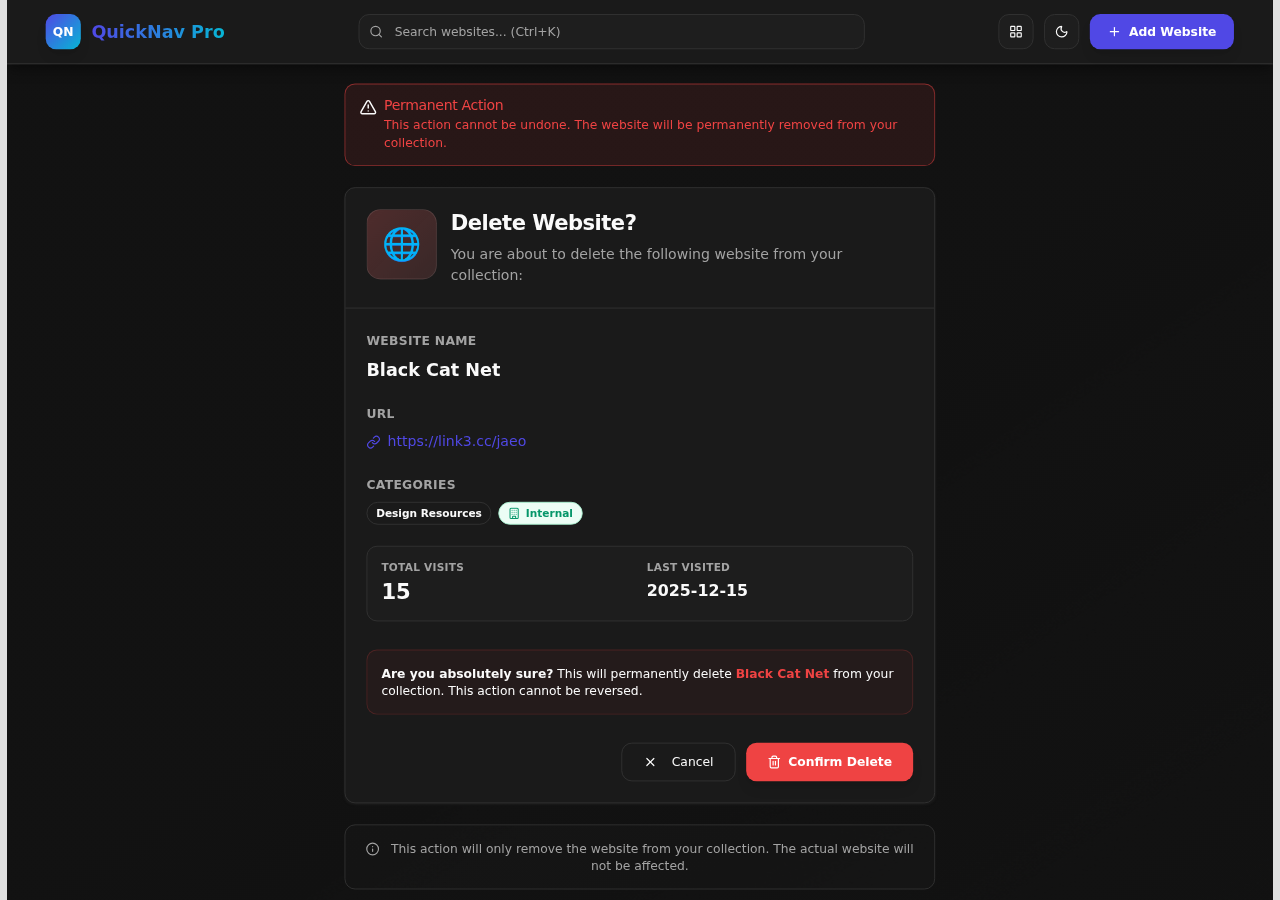
<file: Delete Website Confirmation.html>
<!DOCTYPE html>
                <html lang="zh">
                <head>
                  <meta charset="UTF-8">
                  <meta name="viewport" content="width=device-width, initial-scale=1.0">
                  <meta name="color-scheme" content="light">
                  <meta name="supported-color-schemes" content="light">
                  <title>Delete Website Confirmation</title>
                  <style>
                    *,
                    *::before,
                    *::after {
                      box-sizing: border-box;
                      margin: 0;
                    }
                    .iframe-outer {
                      position: fixed;
                      top: 0;
                      left: 0;
                      bottom: 0;
                      right: 0;
                      display: flex;
                      justify-content: center;
                      background-color: #E0E0E0;
                    }
                    .iframe-wrapper {
                      width: 100%;
                      height: 100%;
                      margin: 0 auto;
                      transform-origin: center top;
                      flex-shrink: 0;
                    }
                    #dynamicIframe {
                      border: none;
                      width: 100%;
                      height: 100%;
                    }
                  </style>
                  <script>
                const width = 1440
                const height = 1024
                const resolutionRatio = width && height ? width / height : 1
                const pageNameMap = {
                  'all_websites_dashboard': 'All Websites Dashboard',
    'add_website_form': 'Add New Website',
    'edit_website_form': 'Edit Website Details',
    'delete_website_confirmation': 'Delete Website Confirmation',
    'all_websites_listing': 'All Websites Listing'
                }
                const allPageIds = ["all_websites_dashboard","add_website_form","edit_website_form","delete_website_confirmation","all_websites_listing"]
                const allFormatPageIdsMap = {"all_websites_dashboard":"all-websites-dashboard","add_website_form":"add-website-form","edit_website_form":"edit-website-form","delete_website_confirmation":"delete-website-confirmation","all_websites_listing":"all-websites-listing"}
                const IFRAME_MESSAGE_TYPE = {
                  iframeNavigation: 'iframeNavigation',
                }
                const safeAddEventListener = function Tc(e,t,r,n=!1){e.removeEventListener(t,r,n),e.addEventListener(t,r,n)}
                const processOnclick = (e,t,r)=>{if(r){const n=Pw(t);if(n.methodName&&Lp(n.methodName,r))return;e.preventDefault(),e.stopPropagation();const s=n.args||[],i=(s==null?void 0:s.find(u=>u))||"";i&&Mp(i)}}
                const checkIframeMethod = (e,t)=>{try{return typeof t[e]=="function"||typeof t[e]=="function"}catch(r){return!1}}
                const postIframeMessage = (targetPageId) => {
                  window.parent.postMessage({
                    type: IFRAME_MESSAGE_TYPE.iframeNavigation,
                    targetPageId,
                  })
                }
                const handleIframeLinkClick = (event) => {
                  const dynamicIframe = document.querySelector('#dynamicIframe')
                  if (!dynamicIframe?.contentWindow) {
                    return
                  }
                  const link = event.target.closest('a')
                  const target = event.target
                  if (link) {
                    const href = link.getAttribute('href')
                    const onclick = link.getAttribute('onclick')
                    if (href && href !== '#' && !href.startsWith('javascript:')) {
                      event.preventDefault()
                      event.stopPropagation()
                      const targetPageId = getKeyByValueObj(allFormatPageIdsMap, href)
                      if (targetPageId) {
                        postIframeMessage(targetPageId)
                      }
                      return
                    }
                    if (onclick) {
                      processOnclick(event, onclick, iframe.contentWindow, allFormatPageIdsMap)
                    } else {
                      event.preventDefault()
                      event.stopPropagation() 
                    }
                    return
                  }
                  const onclick = target.getAttribute('onclick')
                  if (onclick) {
                    processOnclick(event, onclick, iframe.contentWindow, allFormatPageIdsMap)
                  }
                }
                function stringExt(link) {
                  let s = String(link || '')
                  s = (s.split('#')[0] || '')
                  s = (s.split('?')[0] || '')
                  s = s.trim()
                  s = s.split('/').filter(Boolean).pop() || ''
                  const lower = s.toLowerCase()
                  if (lower.endsWith('.html') || lower.endsWith('.php') || lower.endsWith('.aspx')) {
                    s = s.slice(0, s.lastIndexOf('.'))
                  }
                  return s
                }
                function formatHref(href) {
                  if (!href) {
                    return ''
                  }
                  try {
                    const url = new URL(href, window.location.href)
                    const pathname = url.pathname || ''
                    return stringExt(pathname)
                  } catch {
                    return stringExt(href)
                  }
                }
                function getKeyByValueObj(obj, value) {
                  const newValue = formatHref(value)
                  const keyFind = Object.keys(obj).find(k => k === newValue)
                  if (keyFind) {
                    return keyFind
                  }
                  return Object.keys(obj).find(k => obj[k] === newValue)
                }
                function setIframeSize(w, h) {
                  const currentContainerRadio = w / h
                  let widthValue = w
                  let heightValue = h
                  let zoom = 1
                  if (currentContainerRadio > resolutionRatio) {
                    widthValue = h * resolutionRatio
                    heightValue = h
                  } else {
                    widthValue = w
                    heightValue = w / resolutionRatio
                  }
                  zoom = width ? widthValue / width : 1
                  return {
                    width: widthValue / zoom + 'px',
                    height: heightValue / zoom + 'px',
                    zoom,
                  }
                }
                function adjustIframeSize() {
                  const iframeWrapper = document.querySelector(".iframe-wrapper")
                  const { width, height, zoom } = setIframeSize(window.innerWidth, window.innerHeight)
                  iframeWrapper.style.height = height
                  iframeWrapper.style.width = width
                  iframeWrapper.style.transform = 'scale(' + zoom + ')'
                }
                function sanitizeFilename(name) {
                  return name.replace(/[\/:*?"<>|]/g, '_')
                }
                function handlePostMessage(event) {
                  if (!event.data) {
                    return
                  }
                  const { type, targetPageId } = event.data
                  const targetPageName = pageNameMap[targetPageId]
                  if (type === "iframeNavigation" && targetPageId && targetPageName) {
                    window.location.href = targetPageName + '.html'
                  }
                }
                function setupIframeEvents() {
                  const iframe = document.getElementById('dynamicIframe')
                  if (iframe && iframe.contentWindow && iframe.contentWindow.document) {
                    safeAddEventListener(iframe.contentWindow.document, 'click', handleIframeLinkClick, true)
                  } else {
                    setTimeout(setupIframeEvents, 100)
                  }
                }
                window.addEventListener('message', handlePostMessage)
                window.onload = function() {
                  adjustIframeSize()
                  setupIframeEvents()
                }
                window.onresize = adjustIframeSize
                window.onunload = () => {
                  window.removeEventListener('message', handlePostMessage)
                }
              </script>
                </head>
                <body>
                  <div class="iframe-outer">
                    <div class="iframe-wrapper">
                      <iframe id="dynamicIframe" srcdoc='<html data-source-file="src/layouts/BaseLayout.astro" data-source-line-start="11" data-source-line-end="21" lang="en"><head data-source-file="src/layouts/BaseLayout.astro" data-source-line-start="12" data-source-line-end="17"><script>(function(){
      function stringExt(link) {
        let s = String(link || &#39;&#39;)
        s = (s.split(&#39;#&#39;)[0] || &#39;&#39;)
        s = (s.split(&#39;?&#39;)[0] || &#39;&#39;)
        s = s.trim()
        s = s.split(&#39;/&#39;).filter(Boolean).pop() || &#39;&#39;
        const lower = s.toLowerCase()
        if (lower.endsWith(&#39;.html&#39;) || lower.endsWith(&#39;.php&#39;) || lower.endsWith(&#39;.aspx&#39;)) {
          s = s.slice(0, s.lastIndexOf(&#39;.&#39;))
        }
        return s
      }
      function formatHref(href) {
        if (!href) {
          return &#39;&#39;
        }
        try {
          const url = new URL(href, window.location.href)
          const pathname = url.pathname || &#39;&#39;
          return stringExt(pathname)
        } catch {
          return stringExt(href)
        }
      }
      function getKeyByValueObj(obj, value) {
        const newValue = formatHref(value)
        const keyFind = Object.keys(obj).find(k => k === newValue)
        if (keyFind) {
          return keyFind
        }
        return Object.keys(obj).find(k => obj[k] === newValue)
      }
      function emit(to, source){
        try {
          if (window.parent) {
            const allFormatPageIdsMap = {"all_websites_dashboard":"all-websites-dashboard","add_website_form":"add-website-form","edit_website_form":"edit-website-form","delete_website_confirmation":"delete-website-confirmation","all_websites_listing":"all-websites-listing"}
            const IFRAME_MESSAGE_TYPE = {
              iframeNavigation: &#39;iframeNavigation&#39;,
            }
            const targetPageId = getKeyByValueObj(allFormatPageIdsMap, String(to || &#39;&#39;))
            if (targetPageId) {
              window.parent.postMessage({
                type: IFRAME_MESSAGE_TYPE.iframeNavigation,
                targetPageId,
              }, &#39;*&#39;)
            }
          }
        } catch(e) {}
      }
      try{
        if (&#39;navigation&#39; in window &amp;&amp; window.navigation &amp;&amp; typeof window.navigation.addEventListener===&#39;function&#39;){
          window.navigation.addEventListener(&#39;navigate&#39;, function(e){
            try{
              var url = (e.destination &amp;&amp; e.destination.url) || &#39;&#39;;
              if (e.canIntercept &amp;&amp; typeof e.intercept===&#39;function&#39;){ e.intercept({ handler:function(){} }) }
              else if (e.preventDefault){ e.preventDefault() }
              emit(url)
            }catch(_){}
          })
        }
      }catch(_){}
    })();</script><meta name="supported-color-schemes" content="light"><meta name="color-scheme" content="light"><style>
      :root, html, body { color-scheme: light; }
      html { forced-color-adjust: none; }
    </style>
    <meta charset="UTF-8">
    <meta name="viewport" content="width=device-width, initial-scale=1.0">
    <meta name="description" content="Built with Astro">
    <title data-source-file="src/layouts/BaseLayout.astro" data-source-line-start="16" data-source-line-end="16">Delete Website - QuickNav Pro</title>
  <link rel="stylesheet" href="./assets/html/74784/add-website-form.e2ye_R_f.css">
<style>.transition-all[data-v-0632d593]{transition:all .3s cubic-bezier(.4,0,.2,1)}
</style><script src="./assets/static/uxbot/25_6/holder.js"></script></head>
  <body data-source-file="src/layouts/BaseLayout.astro" data-source-line-start="18" data-source-line-end="20">
    
  <style>astro-island,astro-slot,astro-static-slot{display:contents}</style><script>(()=>{var e=async t=>{await(await t())()};(self.Astro||(self.Astro={})).load=e;window.dispatchEvent(new Event("astro:load"));})();</script><script>(()=>{var A=Object.defineProperty;var g=(i,o,a)=>o in i?A(i,o,{enumerable:!0,configurable:!0,writable:!0,value:a}):i[o]=a;var d=(i,o,a)=>g(i,typeof o!="symbol"?o+"":o,a);{let i={0:t=>m(t),1:t=>a(t),2:t=>new RegExp(t),3:t=>new Date(t),4:t=>new Map(a(t)),5:t=>new Set(a(t)),6:t=>BigInt(t),7:t=>new URL(t),8:t=>new Uint8Array(t),9:t=>new Uint16Array(t),10:t=>new Uint32Array(t),11:t=>1/0*t},o=t=>{let[l,e]=t;return l in i?i[l](e):void 0},a=t=>t.map(o),m=t=>typeof t!="object"||t===null?t:Object.fromEntries(Object.entries(t).map(([l,e])=>[l,o(e)]));class y extends HTMLElement{constructor(){super(...arguments);d(this,"Component");d(this,"hydrator");d(this,"hydrate",async()=>{var b;if(!this.hydrator||!this.isConnected)return;let e=(b=this.parentElement)==null?void 0:b.closest("astro-island[ssr]");if(e){e.addEventListener("astro:hydrate",this.hydrate,{once:!0});return}let c=this.querySelectorAll("astro-slot"),n={},h=this.querySelectorAll("template[data-astro-template]");for(let r of h){let s=r.closest(this.tagName);s!=null&amp;&amp;s.isSameNode(this)&amp;&amp;(n[r.getAttribute("data-astro-template")||"default"]=r.innerHTML,r.remove())}for(let r of c){let s=r.closest(this.tagName);s!=null&amp;&amp;s.isSameNode(this)&amp;&amp;(n[r.getAttribute("name")||"default"]=r.innerHTML)}let p;try{p=this.hasAttribute("props")?m(JSON.parse(this.getAttribute("props"))):{}}catch(r){let s=this.getAttribute("component-url")||"<unknown>",v=this.getAttribute("component-export");throw v&amp;&amp;(s+=` (export ${v})`),console.error(`[hydrate] Error parsing props for component ${s}`,this.getAttribute("props"),r),r}let u;await this.hydrator(this)(this.Component,p,n,{client:this.getAttribute("client")}),this.removeAttribute("ssr"),this.dispatchEvent(new CustomEvent("astro:hydrate"))});d(this,"unmount",()=>{this.isConnected||this.dispatchEvent(new CustomEvent("astro:unmount"))})}disconnectedCallback(){document.removeEventListener("astro:after-swap",this.unmount),document.addEventListener("astro:after-swap",this.unmount,{once:!0})}connectedCallback(){if(!this.hasAttribute("await-children")||document.readyState==="interactive"||document.readyState==="complete")this.childrenConnectedCallback();else{let e=()=>{document.removeEventListener("DOMContentLoaded",e),c.disconnect(),this.childrenConnectedCallback()},c=new MutationObserver(()=>{var n;((n=this.lastChild)==null?void 0:n.nodeType)===Node.COMMENT_NODE&amp;&amp;this.lastChild.nodeValue==="astro:end"&amp;&amp;(this.lastChild.remove(),e())});c.observe(this,{childList:!0}),document.addEventListener("DOMContentLoaded",e)}}async childrenConnectedCallback(){let e=this.getAttribute("before-hydration-url");e&amp;&amp;await import(e),this.start()}async start(){let e=JSON.parse(this.getAttribute("opts")),c=this.getAttribute("client");if(Astro[c]===void 0){window.addEventListener(`astro:${c}`,()=>this.start(),{once:!0});return}try{await Astro[c](async()=>{let n=this.getAttribute("renderer-url"),[h,{default:p}]=await Promise.all([import(this.getAttribute("component-url")),n?import(n):()=>()=>{}]),u=this.getAttribute("component-export")||"default";if(!u.includes("."))this.Component=h[u];else{this.Component=h;for(let f of u.split("."))this.Component=this.Component[f]}return this.hydrator=p,this.hydrate},e,this)}catch(n){console.error(`[astro-island] Error hydrating ${this.getAttribute("component-url")}`,n)}}attributeChangedCallback(){this.hydrate()}}d(y,"observedAttributes",["props"]),customElements.get("astro-island")||customElements.define("astro-island",y)}})();</script><astro-island uid="1banUF" prefix="s0" component-url="https://uxbot-prod-public.s3.cn-north-1.amazonaws.com.cn/html/74784/CommonHeader.C8XiA-sp.js" component-export="default" renderer-url="https://uxbot-prod-public.s3.cn-north-1.amazonaws.com.cn/html/74784/client.C0EXU88P.js" props="{}" ssr="" client="load" opts="{&amp;quot;name&amp;quot;:&amp;quot;CommonHeader&amp;quot;,&amp;quot;value&amp;quot;:true}" await-children=""><header class="sticky top-0 z-50 bg-card/95 backdrop-blur-md border-b border-border shadow-card" data-source-file="src/components/common/CommonHeader.vue" data-source-line-start="60" data-source-line-end="125"><div class="container mx-auto px-4 md:px-6 py-3 md:py-4" data-source-file="src/components/common/CommonHeader.vue" data-source-line-start="61" data-source-line-end="124"><div class="flex items-center justify-between gap-4" data-source-file="src/components/common/CommonHeader.vue" data-source-line-start="62" data-source-line-end="123"><a href="./all-websites-dashboard.html" class="flex items-center gap-3 group flex-shrink-0" data-source-file="src/components/common/CommonHeader.vue" data-source-line-start="64" data-source-line-end="71"><div class="w-10 h-10 bg-gradient-to-br from-primary to-accent rounded-xl flex items-center justify-center text-primary-foreground font-bold text-sm shadow-lg group-hover:scale-105 transition-transform glow-primary" data-source-file="src/components/common/CommonHeader.vue" data-source-line-start="65" data-source-line-end="67"> QN </div><span class="hidden sm:inline text-xl font-bold text-gradient-primary" data-source-file="src/components/common/CommonHeader.vue" data-source-line-start="68" data-source-line-end="70"> QuickNav Pro </span></a><div class="flex-1 max-w-xl mx-4 relative" data-source-file="src/components/common/CommonHeader.vue" data-source-line-start="74" data-source-line-end="87"><svg xmlns="http://www.w3.org/2000/svg" width="16" height="16" viewBox="0 0 24 24" fill="none" stroke="currentColor" stroke-width="2" stroke-linecap="round" stroke-linejoin="round" class="lucide absolute left-3 top-1/2 -translate-y-1/2 text-muted-foreground lucide-search-icon lucide-search absolute left-3 top-1/2 -translate-y-1/2 text-muted-foreground" data-source-file="src/components/common/SafeIcon.vue" data-source-line-start="43" data-source-line-end="49"><path d="m21 21-4.34-4.34"></path><circle cx="11" cy="11" r="8"></circle></svg><input class="flex h-10 border px-3 text-sm ring-offset-background file:border-0 file:bg-transparent file:text-foreground file:text-sm file:font-medium placeholder:text-muted-foreground focus-visible:outline-none focus-visible:ring-2 focus-visible:ring-ring focus-visible:ring-offset-2 disabled:cursor-not-allowed disabled:opacity-50 w-full pl-10 pr-4 py-2 bg-muted/50 border-border rounded-xl focus:ring-2 focus:ring-primary/50 focus:border-primary transition-all" type="search" placeholder="Search websites... (Ctrl+K)" data-source-file="src/components/ui/input/Input.vue" data-source-line-start="23" data-source-line-end="23" value=""></div><div class="flex items-center gap-2 md:gap-3" data-source-file="src/components/common/CommonHeader.vue" data-source-line-start="90" data-source-line-end="122"><button class="items-center justify-center gap-2 whitespace-nowrap text-sm font-medium ring-offset-background focus-visible:outline-none focus-visible:ring-2 focus-visible:ring-ring focus-visible:ring-offset-2 disabled:pointer-events-none disabled:opacity-50 [&amp;amp;_svg]:pointer-events-none [&amp;amp;_svg]:size-4 [&amp;amp;_svg]:shrink-0 hover:text-accent-foreground hidden md:flex w-10 h-10 rounded-lg bg-muted/50 hover:bg-muted border border-border hover:border-primary/50 transition-all" title="Toggle View" data-source-file="src/components/ui/button/Button.vue" data-source-line-start="21" data-source-line-end="27"><!--[--><svg xmlns="http://www.w3.org/2000/svg" width="18" height="18" viewBox="0 0 24 24" fill="none" stroke="currentColor" stroke-width="2" stroke-linecap="round" stroke-linejoin="round" data-source-file="src/components/common/SafeIcon.vue" data-source-line-start="43" data-source-line-end="49" class="lucide lucide-layout-grid-icon lucide-layout-grid"><rect width="7" height="7" x="3" y="3" rx="1"></rect><rect width="7" height="7" x="14" y="3" rx="1"></rect><rect width="7" height="7" x="14" y="14" rx="1"></rect><rect width="7" height="7" x="3" y="14" rx="1"></rect></svg><!--]--></button><button class="inline-flex items-center justify-center gap-2 whitespace-nowrap text-sm font-medium ring-offset-background focus-visible:outline-none focus-visible:ring-2 focus-visible:ring-ring focus-visible:ring-offset-2 disabled:pointer-events-none disabled:opacity-50 [&amp;amp;_svg]:pointer-events-none [&amp;amp;_svg]:size-4 [&amp;amp;_svg]:shrink-0 hover:text-accent-foreground w-10 h-10 rounded-lg bg-muted/50 hover:bg-muted border border-border hover:border-primary/50 transition-all" title="Switch to Light Mode" data-source-file="src/components/ui/button/Button.vue" data-source-line-start="21" data-source-line-end="27"><!--[--><svg xmlns="http://www.w3.org/2000/svg" width="18" height="18" viewBox="0 0 24 24" fill="none" stroke="currentColor" stroke-width="2" stroke-linecap="round" stroke-linejoin="round" data-source-file="src/components/common/SafeIcon.vue" data-source-line-start="43" data-source-line-end="49" class="lucide lucide-moon-icon lucide-moon"><path d="M20.985 12.486a9 9 0 1 1-9.473-9.472c.405-.022.617.46.402.803a6 6 0 0 0 8.268 8.268c.344-.215.825-.004.803.401"></path></svg><!--]--></button><button class="justify-center whitespace-nowrap ring-offset-background focus-visible:outline-none focus-visible:ring-2 focus-visible:ring-ring focus-visible:ring-offset-2 disabled:pointer-events-none disabled:opacity-50 [&amp;amp;_svg]:pointer-events-none [&amp;amp;_svg]:size-4 [&amp;amp;_svg]:shrink-0 h-10 px-4 md:px-5 py-2 md:py-2.5 bg-primary hover:bg-primary/90 text-primary-foreground rounded-lg font-semibold text-sm flex items-center gap-2 shadow-lg glow-primary hover:scale-105 transition-all" data-source-file="src/components/ui/button/Button.vue" data-source-line-start="21" data-source-line-end="27"><!--[--><svg xmlns="http://www.w3.org/2000/svg" width="18" height="18" viewBox="0 0 24 24" fill="none" stroke="currentColor" stroke-width="2" stroke-linecap="round" stroke-linejoin="round" data-source-file="src/components/common/SafeIcon.vue" data-source-line-start="43" data-source-line-end="49" class="lucide lucide-plus-icon lucide-plus"><path d="M5 12h14"></path><path d="M12 5v14"></path></svg><span class="hidden sm:inline" data-source-file="src/components/common/CommonHeader.vue" data-source-line-start="120" data-source-line-end="120">Add Website</span><!--]--></button></div></div></div></header><!--astro:end--></astro-island>
  <main data-source-file="src/pages/delete-website-confirmation.astro" data-source-line-start="10" data-source-line-end="12" class="flex-1 flex items-center justify-center min-h-[calc(100vh-64px)] bg-gradient-to-br from-background via-background to-background/80 p-4">
    <astro-island uid="Z1PN1Bf" prefix="s1" component-url="https://uxbot-prod-public.s3.cn-north-1.amazonaws.com.cn/html/74784/DeleteWebsiteConfirmation.alOk0bgP.js" component-export="default" renderer-url="https://uxbot-prod-public.s3.cn-north-1.amazonaws.com.cn/html/74784/client.C0EXU88P.js" props="{}" ssr="" client="load" opts="{&amp;quot;name&amp;quot;:&amp;quot;DeleteWebsiteConfirmation&amp;quot;,&amp;quot;value&amp;quot;:true}" await-children=""><div class="w-full max-w-2xl mx-auto transition-all duration-300 opacity-100 scale-100" data-source-file="src/components/delete-website-confirmation/DeleteWebsiteConfirmation.vue" data-source-line-start="72" data-source-line-end="222" data-v-0632d593=""><div class="relative w-full rounded-lg border p-4 [&amp;amp;&amp;gt;svg~*]:pl-7 [&amp;amp;&amp;gt;svg+div]:translate-y-[-3px] [&amp;amp;&amp;gt;svg]:absolute [&amp;amp;&amp;gt;svg]:left-4 [&amp;amp;&amp;gt;svg]:top-4 [&amp;amp;&amp;gt;svg]:text-foreground mb-6 border-destructive/50 bg-destructive/10 text-destructive visible" role="alert" data-source-file="src/components/ui/alert/Alert.vue" data-source-line-start="14" data-source-line-end="16" data-v-0632d593=""><!--[--><svg xmlns="http://www.w3.org/2000/svg" width="20" height="20" viewBox="0 0 24 24" fill="none" stroke="currentColor" stroke-width="2" stroke-linecap="round" stroke-linejoin="round" class="lucide text-destructive lucide-triangle-alert-icon lucide-triangle-alert text-destructive" data-source-file="src/components/common/SafeIcon.vue" data-source-line-start="43" data-source-line-end="49" data-v-0632d593=""><path d="m21.73 18-8-14a2 2 0 0 0-3.48 0l-8 14A2 2 0 0 0 4 21h16a2 2 0 0 0 1.73-3"></path><path d="M12 9v4"></path><path d="M12 17h.01"></path></svg><h5 class="mb-1 font-medium leading-none tracking-tight" data-source-file="src/components/ui/alert/AlertTitle.vue" data-source-line-start="11" data-source-line-end="13" data-v-0632d593=""><!--[-->Permanent Action<!--]--></h5><div class="text-sm [&amp;amp;_p]:leading-relaxed" data-source-file="src/components/ui/alert/AlertDescription.vue" data-source-line-start="11" data-source-line-end="13" data-v-0632d593=""><!--[--> This action cannot be undone. The website will be permanently removed from your collection. <!--]--></div><!--]--></div><div class="rounded-lg text-card-foreground shadow-sm border border-border bg-card shadow-card glass-effect visible" data-source-file="src/components/ui/card/Card.vue" data-source-line-start="11" data-source-line-end="20" data-v-0632d593=""><!--[--><div class="flex flex-col gap-y-1.5 p-6 border-b border-border pb-6" data-source-file="src/components/ui/card/CardHeader.vue" data-source-line-start="11" data-source-line-end="13" data-v-0632d593=""><!--[--><div class="flex items-start gap-4" data-source-file="src/components/delete-website-confirmation/DeleteWebsiteConfirmation.vue" data-source-line-start="96" data-source-line-end="106" data-v-0632d593=""><div class="w-20 h-20 rounded-2xl bg-gradient-to-br from-destructive/20 to-destructive/10 flex items-center justify-center text-4xl flex-shrink-0 glass-effect" data-source-file="src/components/delete-website-confirmation/DeleteWebsiteConfirmation.vue" data-source-line-start="97" data-source-line-end="99" data-v-0632d593="">🌐</div><div class="flex-1 min-w-0" data-source-file="src/components/delete-website-confirmation/DeleteWebsiteConfirmation.vue" data-source-line-start="100" data-source-line-end="105" data-v-0632d593=""><h3 class="font-semibold tracking-tight text-2xl mb-2" data-source-file="src/components/ui/card/CardTitle.vue" data-source-line-start="11" data-source-line-end="17" data-v-0632d593=""><!--[-->Delete Website?<!--]--></h3><p class="text-muted-foreground text-base" data-source-file="src/components/ui/card/CardDescription.vue" data-source-line-start="11" data-source-line-end="13" data-v-0632d593=""><!--[--> You are about to delete the following website from your collection: <!--]--></p></div></div><!--]--></div><div class="p-6 pt-6" data-source-file="src/components/ui/card/CardContent.vue" data-source-line-start="11" data-source-line-end="13" data-v-0632d593=""><!--[--><div class="space-y-6 mb-8" data-source-file="src/components/delete-website-confirmation/DeleteWebsiteConfirmation.vue" data-source-line-start="111" data-source-line-end="177" data-v-0632d593=""><div class="space-y-2" data-source-file="src/components/delete-website-confirmation/DeleteWebsiteConfirmation.vue" data-source-line-start="113" data-source-line-end="120" data-v-0632d593=""><label class="text-sm font-semibold text-muted-foreground uppercase tracking-wide" data-source-file="src/components/delete-website-confirmation/DeleteWebsiteConfirmation.vue" data-source-line-start="114" data-source-line-end="116" data-v-0632d593=""> Website Name </label><p class="text-xl font-bold text-foreground" data-source-file="src/components/delete-website-confirmation/DeleteWebsiteConfirmation.vue" data-source-line-start="117" data-source-line-end="119" data-v-0632d593="">Black Cat Net</p></div><div class="space-y-2" data-source-file="src/components/delete-website-confirmation/DeleteWebsiteConfirmation.vue" data-source-line-start="123" data-source-line-end="136" data-v-0632d593=""><label class="text-sm font-semibold text-muted-foreground uppercase tracking-wide" data-source-file="src/components/delete-website-confirmation/DeleteWebsiteConfirmation.vue" data-source-line-start="124" data-source-line-end="126" data-v-0632d593=""> URL </label><a href="https://link3.cc/jaeo" target="_blank" rel="noopener noreferrer" class="text-primary hover:underline break-all flex items-center gap-2" data-source-file="src/components/delete-website-confirmation/DeleteWebsiteConfirmation.vue" data-source-line-start="127" data-source-line-end="135" data-v-0632d593=""><svg xmlns="http://www.w3.org/2000/svg" width="16" height="16" viewBox="0 0 24 24" fill="none" stroke="currentColor" stroke-width="2" stroke-linecap="round" stroke-linejoin="round" data-source-file="src/components/common/SafeIcon.vue" data-source-line-start="43" data-source-line-end="49" data-v-0632d593="" class="lucide lucide-link-icon lucide-link"><path d="M10 13a5 5 0 0 0 7.54.54l3-3a5 5 0 0 0-7.07-7.07l-1.72 1.71"></path><path d="M14 11a5 5 0 0 0-7.54-.54l-3 3a5 5 0 0 0 7.07 7.07l1.71-1.71"></path></svg> https://link3.cc/jaeo</a></div><div class="space-y-2" data-source-file="src/components/delete-website-confirmation/DeleteWebsiteConfirmation.vue" data-source-line-start="139" data-source-line-end="156" data-v-0632d593=""><label class="text-sm font-semibold text-muted-foreground uppercase tracking-wide" data-source-file="src/components/delete-website-confirmation/DeleteWebsiteConfirmation.vue" data-source-line-start="140" data-source-line-end="142" data-v-0632d593=""> Categories </label><div class="flex flex-wrap gap-2" data-source-file="src/components/delete-website-confirmation/DeleteWebsiteConfirmation.vue" data-source-line-start="143" data-source-line-end="155" data-v-0632d593=""><!--[--><div class="border focus:outline-none focus:ring-2 focus:ring-ring focus:ring-offset-2 text-foreground inline-flex items-center gap-1.5 text-xs px-2.5 py-1 rounded-full font-semibold transition-all" data-source-file="src/components/ui/badge/Badge.vue" data-source-line-start="14" data-source-line-end="16" data-v-0632d593=""><!--[--><!----><span data-source-file="src/components/common/CategoryBadge.vue" data-source-line-start="54" data-source-line-end="54">Design Resources</span><!--]--></div><!--]--><div class="border focus:outline-none focus:ring-2 focus:ring-ring focus:ring-offset-2 inline-flex items-center gap-1.5 text-xs px-2.5 py-1 rounded-full font-semibold transition-all text-emerald-600 dark:text-emerald-400 bg-emerald-50 dark:bg-emerald-900/20 border-emerald-200 dark:border-emerald-800" data-source-file="src/components/ui/badge/Badge.vue" data-source-line-start="14" data-source-line-end="16" data-v-0632d593=""><!--[--><svg xmlns="http://www.w3.org/2000/svg" width="14" height="14" viewBox="0 0 24 24" fill="none" stroke="currentColor" stroke-width="2" stroke-linecap="round" stroke-linejoin="round" data-source-file="src/components/common/SafeIcon.vue" data-source-line-start="43" data-source-line-end="49" class="lucide lucide-building-icon lucide-building"><path d="M12 10h.01"></path><path d="M12 14h.01"></path><path d="M12 6h.01"></path><path d="M16 10h.01"></path><path d="M16 14h.01"></path><path d="M16 6h.01"></path><path d="M8 10h.01"></path><path d="M8 14h.01"></path><path d="M8 6h.01"></path><path d="M9 22v-3a1 1 0 0 1 1-1h4a1 1 0 0 1 1 1v3"></path><rect x="4" y="2" width="16" height="20" rx="2"></rect></svg><span data-source-file="src/components/common/CategoryBadge.vue" data-source-line-start="54" data-source-line-end="54">Internal</span><!--]--></div></div></div><div class="grid grid-cols-2 gap-4 p-4 rounded-lg bg-muted/30 border border-border" data-source-file="src/components/delete-website-confirmation/DeleteWebsiteConfirmation.vue" data-source-line-start="159" data-source-line-end="176" data-v-0632d593=""><div class="space-y-1" data-source-file="src/components/delete-website-confirmation/DeleteWebsiteConfirmation.vue" data-source-line-start="160" data-source-line-end="167" data-v-0632d593=""><p class="text-xs text-muted-foreground uppercase tracking-wide font-semibold" data-source-file="src/components/delete-website-confirmation/DeleteWebsiteConfirmation.vue" data-source-line-start="161" data-source-line-end="163" data-v-0632d593=""> Total Visits </p><p class="text-2xl font-bold text-foreground" data-source-file="src/components/delete-website-confirmation/DeleteWebsiteConfirmation.vue" data-source-line-start="164" data-source-line-end="166" data-v-0632d593="">15</p></div><div class="space-y-1" data-source-file="src/components/delete-website-confirmation/DeleteWebsiteConfirmation.vue" data-source-line-start="168" data-source-line-end="175" data-v-0632d593=""><p class="text-xs text-muted-foreground uppercase tracking-wide font-semibold" data-source-file="src/components/delete-website-confirmation/DeleteWebsiteConfirmation.vue" data-source-line-start="169" data-source-line-end="171" data-v-0632d593=""> Last Visited </p><p class="text-lg font-semibold text-foreground" data-source-file="src/components/delete-website-confirmation/DeleteWebsiteConfirmation.vue" data-source-line-start="172" data-source-line-end="174" data-v-0632d593="">2025-12-15</p></div></div></div><div class="p-4 rounded-lg bg-destructive/5 border border-destructive/20 mb-8" data-source-file="src/components/delete-website-confirmation/DeleteWebsiteConfirmation.vue" data-source-line-start="180" data-source-line-end="186" data-v-0632d593=""><p class="text-sm text-foreground" data-source-file="src/components/delete-website-confirmation/DeleteWebsiteConfirmation.vue" data-source-line-start="181" data-source-line-end="185" data-v-0632d593=""><span class="font-semibold" data-source-file="src/components/delete-website-confirmation/DeleteWebsiteConfirmation.vue" data-source-line-start="182" data-source-line-end="182" data-v-0632d593="">Are you absolutely sure?</span> This will permanently delete <span class="font-bold text-destructive" data-source-file="src/components/delete-website-confirmation/DeleteWebsiteConfirmation.vue" data-source-line-start="183" data-source-line-end="183" data-v-0632d593="">Black Cat Net</span> from your collection. This action cannot be reversed. </p></div><div class="flex gap-3 justify-end" data-source-file="src/components/delete-website-confirmation/DeleteWebsiteConfirmation.vue" data-source-line-start="189" data-source-line-end="213" data-v-0632d593=""><button class="inline-flex items-center justify-center gap-2 whitespace-nowrap text-sm font-medium ring-offset-background focus-visible:outline-none focus-visible:ring-2 focus-visible:ring-ring focus-visible:ring-offset-2 disabled:pointer-events-none disabled:opacity-50 [&amp;amp;_svg]:pointer-events-none [&amp;amp;_svg]:size-4 [&amp;amp;_svg]:shrink-0 bg-transparent hover:text-accent-foreground h-11 px-6 py-3 rounded-lg border border-border hover:bg-muted transition-all" data-source-file="src/components/ui/button/Button.vue" data-source-line-start="21" data-source-line-end="27" data-v-0632d593=""><!--[--><svg xmlns="http://www.w3.org/2000/svg" width="18" height="18" viewBox="0 0 24 24" fill="none" stroke="currentColor" stroke-width="2" stroke-linecap="round" stroke-linejoin="round" class="lucide mr-2 lucide-x-icon lucide-x mr-2" data-source-file="src/components/common/SafeIcon.vue" data-source-line-start="43" data-source-line-end="49" data-v-0632d593=""><path d="M18 6 6 18"></path><path d="m6 6 12 12"></path></svg> Cancel <!--]--></button><button class="justify-center whitespace-nowrap text-sm ring-offset-background focus-visible:outline-none focus-visible:ring-2 focus-visible:ring-ring focus-visible:ring-offset-2 disabled:pointer-events-none disabled:opacity-50 [&amp;amp;_svg]:pointer-events-none [&amp;amp;_svg]:size-4 [&amp;amp;_svg]:shrink-0 h-11 px-6 py-3 bg-destructive hover:bg-destructive/90 text-destructive-foreground rounded-lg font-semibold shadow-lg hover:shadow-xl transition-all flex items-center gap-2" data-source-file="src/components/ui/button/Button.vue" data-source-line-start="21" data-source-line-end="27" data-v-0632d593=""><!--[--><svg xmlns="http://www.w3.org/2000/svg" width="18" height="18" viewBox="0 0 24 24" fill="none" stroke="currentColor" stroke-width="2" stroke-linecap="round" stroke-linejoin="round" class="lucide lucide-trash2-icon lucide-trash-2" data-source-file="src/components/common/SafeIcon.vue" data-source-line-start="43" data-source-line-end="49" data-v-0632d593=""><path d="M10 11v6"></path><path d="M14 11v6"></path><path d="M19 6v14a2 2 0 0 1-2 2H7a2 2 0 0 1-2-2V6"></path><path d="M3 6h18"></path><path d="M8 6V4a2 2 0 0 1 2-2h4a2 2 0 0 1 2 2v2"></path></svg> Confirm Delete<!--]--></button></div><!--]--></div><!--]--></div><div class="mt-6 p-4 rounded-lg bg-muted/20 border border-border text-sm text-muted-foreground text-center" data-source-file="src/components/delete-website-confirmation/DeleteWebsiteConfirmation.vue" data-source-line-start="218" data-source-line-end="221" data-v-0632d593=""><svg xmlns="http://www.w3.org/2000/svg" width="16" height="16" viewBox="0 0 24 24" fill="none" stroke="currentColor" stroke-width="2" stroke-linecap="round" stroke-linejoin="round" class="lucide inline mr-2 lucide-info-icon lucide-info inline mr-2" data-source-file="src/components/common/SafeIcon.vue" data-source-line-start="43" data-source-line-end="49" data-v-0632d593=""><circle cx="12" cy="12" r="10"></circle><path d="M12 16v-4"></path><path d="M12 8h.01"></path></svg> This action will only remove the website from your collection. The actual website will not be affected. </div></div><!--astro:end--></astro-island>
  </main>

  <script>
    const originalBack = window.history.back
    const originalForward = window.history.forward
    const originalGo = window.history.go
    function isValidNavigation(){
      if(!window.parent.history.state.back || !window.parent.history.state.back.startsWith(&#39;/designPage&#39;)){
        return false
      }
      return true
    }
    window.history.back = function(...args) {
      if(!isValidNavigation()){
        return
      }
      return originalBack.apply(this, args);
    };

    window.history.forward = function(...args) {
      if(!isValidNavigation()){
        return
      }
      return originalForward.apply(this, args);
    };

    window.history.go = function(...args) {
      if(!isValidNavigation()){
        return
      }
      return originalGo.apply(this, args);
    };
  </script></body></html>'></iframe>
                    </div>
                  </div>

                </body>
                </html>
</file>
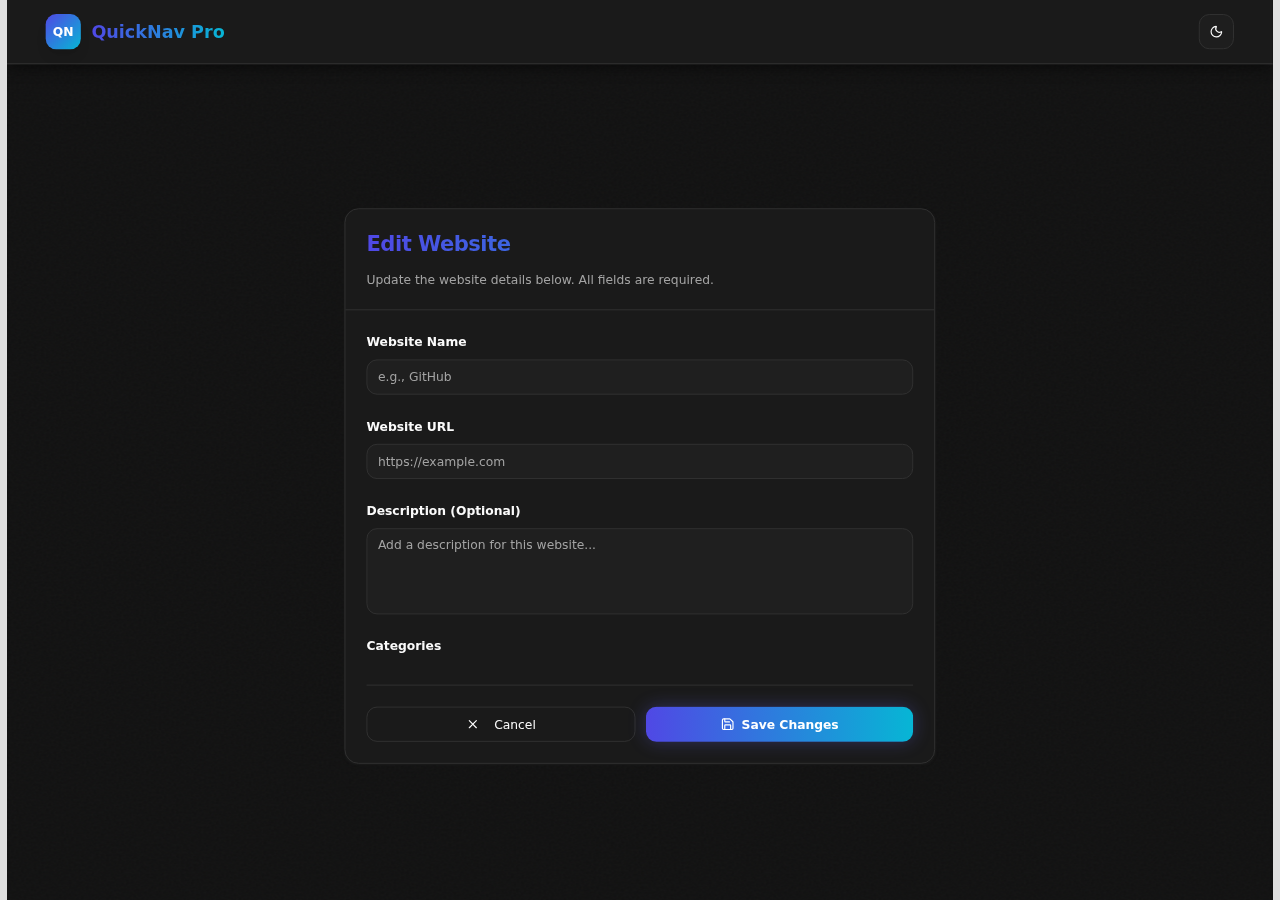
<file: Edit Website Details.html>
<!DOCTYPE html>
                <html lang="zh">
                <head>
                  <meta charset="UTF-8">
                  <meta name="viewport" content="width=device-width, initial-scale=1.0">
                  <meta name="color-scheme" content="light">
                  <meta name="supported-color-schemes" content="light">
                  <title>Edit Website Details</title>
                  <style>
                    *,
                    *::before,
                    *::after {
                      box-sizing: border-box;
                      margin: 0;
                    }
                    .iframe-outer {
                      position: fixed;
                      top: 0;
                      left: 0;
                      bottom: 0;
                      right: 0;
                      display: flex;
                      justify-content: center;
                      background-color: #E0E0E0;
                    }
                    .iframe-wrapper {
                      width: 100%;
                      height: 100%;
                      margin: 0 auto;
                      transform-origin: center top;
                      flex-shrink: 0;
                    }
                    #dynamicIframe {
                      border: none;
                      width: 100%;
                      height: 100%;
                    }
                  </style>
                  <script>
                const width = 1440
                const height = 1024
                const resolutionRatio = width && height ? width / height : 1
                const pageNameMap = {
                  'all_websites_dashboard': 'All Websites Dashboard',
    'add_website_form': 'Add New Website',
    'edit_website_form': 'Edit Website Details',
    'delete_website_confirmation': 'Delete Website Confirmation',
    'all_websites_listing': 'All Websites Listing'
                }
                const allPageIds = ["all_websites_dashboard","add_website_form","edit_website_form","delete_website_confirmation","all_websites_listing"]
                const allFormatPageIdsMap = {"all_websites_dashboard":"all-websites-dashboard","add_website_form":"add-website-form","edit_website_form":"edit-website-form","delete_website_confirmation":"delete-website-confirmation","all_websites_listing":"all-websites-listing"}
                const IFRAME_MESSAGE_TYPE = {
                  iframeNavigation: 'iframeNavigation',
                }
                const safeAddEventListener = function Tc(e,t,r,n=!1){e.removeEventListener(t,r,n),e.addEventListener(t,r,n)}
                const processOnclick = (e,t,r)=>{if(r){const n=Pw(t);if(n.methodName&&Lp(n.methodName,r))return;e.preventDefault(),e.stopPropagation();const s=n.args||[],i=(s==null?void 0:s.find(u=>u))||"";i&&Mp(i)}}
                const checkIframeMethod = (e,t)=>{try{return typeof t[e]=="function"||typeof t[e]=="function"}catch(r){return!1}}
                const postIframeMessage = (targetPageId) => {
                  window.parent.postMessage({
                    type: IFRAME_MESSAGE_TYPE.iframeNavigation,
                    targetPageId,
                  })
                }
                const handleIframeLinkClick = (event) => {
                  const dynamicIframe = document.querySelector('#dynamicIframe')
                  if (!dynamicIframe?.contentWindow) {
                    return
                  }
                  const link = event.target.closest('a')
                  const target = event.target
                  if (link) {
                    const href = link.getAttribute('href')
                    const onclick = link.getAttribute('onclick')
                    if (href && href !== '#' && !href.startsWith('javascript:')) {
                      event.preventDefault()
                      event.stopPropagation()
                      const targetPageId = getKeyByValueObj(allFormatPageIdsMap, href)
                      if (targetPageId) {
                        postIframeMessage(targetPageId)
                      }
                      return
                    }
                    if (onclick) {
                      processOnclick(event, onclick, iframe.contentWindow, allFormatPageIdsMap)
                    } else {
                      event.preventDefault()
                      event.stopPropagation() 
                    }
                    return
                  }
                  const onclick = target.getAttribute('onclick')
                  if (onclick) {
                    processOnclick(event, onclick, iframe.contentWindow, allFormatPageIdsMap)
                  }
                }
                function stringExt(link) {
                  let s = String(link || '')
                  s = (s.split('#')[0] || '')
                  s = (s.split('?')[0] || '')
                  s = s.trim()
                  s = s.split('/').filter(Boolean).pop() || ''
                  const lower = s.toLowerCase()
                  if (lower.endsWith('.html') || lower.endsWith('.php') || lower.endsWith('.aspx')) {
                    s = s.slice(0, s.lastIndexOf('.'))
                  }
                  return s
                }
                function formatHref(href) {
                  if (!href) {
                    return ''
                  }
                  try {
                    const url = new URL(href, window.location.href)
                    const pathname = url.pathname || ''
                    return stringExt(pathname)
                  } catch {
                    return stringExt(href)
                  }
                }
                function getKeyByValueObj(obj, value) {
                  const newValue = formatHref(value)
                  const keyFind = Object.keys(obj).find(k => k === newValue)
                  if (keyFind) {
                    return keyFind
                  }
                  return Object.keys(obj).find(k => obj[k] === newValue)
                }
                function setIframeSize(w, h) {
                  const currentContainerRadio = w / h
                  let widthValue = w
                  let heightValue = h
                  let zoom = 1
                  if (currentContainerRadio > resolutionRatio) {
                    widthValue = h * resolutionRatio
                    heightValue = h
                  } else {
                    widthValue = w
                    heightValue = w / resolutionRatio
                  }
                  zoom = width ? widthValue / width : 1
                  return {
                    width: widthValue / zoom + 'px',
                    height: heightValue / zoom + 'px',
                    zoom,
                  }
                }
                function adjustIframeSize() {
                  const iframeWrapper = document.querySelector(".iframe-wrapper")
                  const { width, height, zoom } = setIframeSize(window.innerWidth, window.innerHeight)
                  iframeWrapper.style.height = height
                  iframeWrapper.style.width = width
                  iframeWrapper.style.transform = 'scale(' + zoom + ')'
                }
                function sanitizeFilename(name) {
                  return name.replace(/[\/:*?"<>|]/g, '_')
                }
                function handlePostMessage(event) {
                  if (!event.data) {
                    return
                  }
                  const { type, targetPageId } = event.data
                  const targetPageName = pageNameMap[targetPageId]
                  if (type === "iframeNavigation" && targetPageId && targetPageName) {
                    window.location.href = targetPageName + '.html'
                  }
                }
                function setupIframeEvents() {
                  const iframe = document.getElementById('dynamicIframe')
                  if (iframe && iframe.contentWindow && iframe.contentWindow.document) {
                    safeAddEventListener(iframe.contentWindow.document, 'click', handleIframeLinkClick, true)
                  } else {
                    setTimeout(setupIframeEvents, 100)
                  }
                }
                window.addEventListener('message', handlePostMessage)
                window.onload = function() {
                  adjustIframeSize()
                  setupIframeEvents()
                }
                window.onresize = adjustIframeSize
                window.onunload = () => {
                  window.removeEventListener('message', handlePostMessage)
                }
              </script>
                </head>
                <body>
                  <div class="iframe-outer">
                    <div class="iframe-wrapper">
                      <iframe id="dynamicIframe" srcdoc='<html data-source-file="src/layouts/BaseLayout.astro" data-source-line-start="11" data-source-line-end="21" lang="en"><head data-source-file="src/layouts/BaseLayout.astro" data-source-line-start="12" data-source-line-end="17"><script>(function(){
      function stringExt(link) {
        let s = String(link || &#39;&#39;)
        s = (s.split(&#39;#&#39;)[0] || &#39;&#39;)
        s = (s.split(&#39;?&#39;)[0] || &#39;&#39;)
        s = s.trim()
        s = s.split(&#39;/&#39;).filter(Boolean).pop() || &#39;&#39;
        const lower = s.toLowerCase()
        if (lower.endsWith(&#39;.html&#39;) || lower.endsWith(&#39;.php&#39;) || lower.endsWith(&#39;.aspx&#39;)) {
          s = s.slice(0, s.lastIndexOf(&#39;.&#39;))
        }
        return s
      }
      function formatHref(href) {
        if (!href) {
          return &#39;&#39;
        }
        try {
          const url = new URL(href, window.location.href)
          const pathname = url.pathname || &#39;&#39;
          return stringExt(pathname)
        } catch {
          return stringExt(href)
        }
      }
      function getKeyByValueObj(obj, value) {
        const newValue = formatHref(value)
        const keyFind = Object.keys(obj).find(k => k === newValue)
        if (keyFind) {
          return keyFind
        }
        return Object.keys(obj).find(k => obj[k] === newValue)
      }
      function emit(to, source){
        try {
          if (window.parent) {
            const allFormatPageIdsMap = {"all_websites_dashboard":"all-websites-dashboard","add_website_form":"add-website-form","edit_website_form":"edit-website-form","delete_website_confirmation":"delete-website-confirmation","all_websites_listing":"all-websites-listing"}
            const IFRAME_MESSAGE_TYPE = {
              iframeNavigation: &#39;iframeNavigation&#39;,
            }
            const targetPageId = getKeyByValueObj(allFormatPageIdsMap, String(to || &#39;&#39;))
            if (targetPageId) {
              window.parent.postMessage({
                type: IFRAME_MESSAGE_TYPE.iframeNavigation,
                targetPageId,
              }, &#39;*&#39;)
            }
          }
        } catch(e) {}
      }
      try{
        if (&#39;navigation&#39; in window &amp;&amp; window.navigation &amp;&amp; typeof window.navigation.addEventListener===&#39;function&#39;){
          window.navigation.addEventListener(&#39;navigate&#39;, function(e){
            try{
              var url = (e.destination &amp;&amp; e.destination.url) || &#39;&#39;;
              if (e.canIntercept &amp;&amp; typeof e.intercept===&#39;function&#39;){ e.intercept({ handler:function(){} }) }
              else if (e.preventDefault){ e.preventDefault() }
              emit(url)
            }catch(_){}
          })
        }
      }catch(_){}
    })();</script><meta name="supported-color-schemes" content="light"><meta name="color-scheme" content="light"><style>
      :root, html, body { color-scheme: light; }
      html { forced-color-adjust: none; }
    </style>
    <meta charset="UTF-8">
    <meta name="viewport" content="width=device-width, initial-scale=1.0">
    <meta name="description" content="Built with Astro">
    <title data-source-file="src/layouts/BaseLayout.astro" data-source-line-start="16" data-source-line-end="16">Edit Website - QuickNav Pro</title>
  <link rel="stylesheet" href="./assets/html/74784/add-website-form.e2ye_R_f.css">
<style>[data-v-05d8e5de] input,[data-v-05d8e5de] textarea,[data-v-05d8e5de] select{transition:all .3s ease}[data-v-05d8e5de] input:focus,[data-v-05d8e5de] textarea:focus{transform:translateY(-2px)}@keyframes slideInDown-05d8e5de{0%{opacity:0;transform:translateY(-10px)}to{opacity:1;transform:translateY(0)}}.animate-in[data-v-05d8e5de]{animation:slideInDown-05d8e5de .3s ease-out}
</style><script src="./assets/static/uxbot/25_6/holder.js"></script></head>
  <body data-source-file="src/layouts/BaseLayout.astro" data-source-line-start="18" data-source-line-end="20">
    
  <style>astro-island,astro-slot,astro-static-slot{display:contents}</style><script>(()=>{var e=async t=>{await(await t())()};(self.Astro||(self.Astro={})).load=e;window.dispatchEvent(new Event("astro:load"));})();</script><script>(()=>{var A=Object.defineProperty;var g=(i,o,a)=>o in i?A(i,o,{enumerable:!0,configurable:!0,writable:!0,value:a}):i[o]=a;var d=(i,o,a)=>g(i,typeof o!="symbol"?o+"":o,a);{let i={0:t=>m(t),1:t=>a(t),2:t=>new RegExp(t),3:t=>new Date(t),4:t=>new Map(a(t)),5:t=>new Set(a(t)),6:t=>BigInt(t),7:t=>new URL(t),8:t=>new Uint8Array(t),9:t=>new Uint16Array(t),10:t=>new Uint32Array(t),11:t=>1/0*t},o=t=>{let[l,e]=t;return l in i?i[l](e):void 0},a=t=>t.map(o),m=t=>typeof t!="object"||t===null?t:Object.fromEntries(Object.entries(t).map(([l,e])=>[l,o(e)]));class y extends HTMLElement{constructor(){super(...arguments);d(this,"Component");d(this,"hydrator");d(this,"hydrate",async()=>{var b;if(!this.hydrator||!this.isConnected)return;let e=(b=this.parentElement)==null?void 0:b.closest("astro-island[ssr]");if(e){e.addEventListener("astro:hydrate",this.hydrate,{once:!0});return}let c=this.querySelectorAll("astro-slot"),n={},h=this.querySelectorAll("template[data-astro-template]");for(let r of h){let s=r.closest(this.tagName);s!=null&amp;&amp;s.isSameNode(this)&amp;&amp;(n[r.getAttribute("data-astro-template")||"default"]=r.innerHTML,r.remove())}for(let r of c){let s=r.closest(this.tagName);s!=null&amp;&amp;s.isSameNode(this)&amp;&amp;(n[r.getAttribute("name")||"default"]=r.innerHTML)}let p;try{p=this.hasAttribute("props")?m(JSON.parse(this.getAttribute("props"))):{}}catch(r){let s=this.getAttribute("component-url")||"<unknown>",v=this.getAttribute("component-export");throw v&amp;&amp;(s+=` (export ${v})`),console.error(`[hydrate] Error parsing props for component ${s}`,this.getAttribute("props"),r),r}let u;await this.hydrator(this)(this.Component,p,n,{client:this.getAttribute("client")}),this.removeAttribute("ssr"),this.dispatchEvent(new CustomEvent("astro:hydrate"))});d(this,"unmount",()=>{this.isConnected||this.dispatchEvent(new CustomEvent("astro:unmount"))})}disconnectedCallback(){document.removeEventListener("astro:after-swap",this.unmount),document.addEventListener("astro:after-swap",this.unmount,{once:!0})}connectedCallback(){if(!this.hasAttribute("await-children")||document.readyState==="interactive"||document.readyState==="complete")this.childrenConnectedCallback();else{let e=()=>{document.removeEventListener("DOMContentLoaded",e),c.disconnect(),this.childrenConnectedCallback()},c=new MutationObserver(()=>{var n;((n=this.lastChild)==null?void 0:n.nodeType)===Node.COMMENT_NODE&amp;&amp;this.lastChild.nodeValue==="astro:end"&amp;&amp;(this.lastChild.remove(),e())});c.observe(this,{childList:!0}),document.addEventListener("DOMContentLoaded",e)}}async childrenConnectedCallback(){let e=this.getAttribute("before-hydration-url");e&amp;&amp;await import(e),this.start()}async start(){let e=JSON.parse(this.getAttribute("opts")),c=this.getAttribute("client");if(Astro[c]===void 0){window.addEventListener(`astro:${c}`,()=>this.start(),{once:!0});return}try{await Astro[c](async()=>{let n=this.getAttribute("renderer-url"),[h,{default:p}]=await Promise.all([import(this.getAttribute("component-url")),n?import(n):()=>()=>{}]),u=this.getAttribute("component-export")||"default";if(!u.includes("."))this.Component=h[u];else{this.Component=h;for(let f of u.split("."))this.Component=this.Component[f]}return this.hydrator=p,this.hydrate},e,this)}catch(n){console.error(`[astro-island] Error hydrating ${this.getAttribute("component-url")}`,n)}}attributeChangedCallback(){this.hydrate()}}d(y,"observedAttributes",["props"]),customElements.get("astro-island")||customElements.define("astro-island",y)}})();</script><astro-island uid="Uy1Yl" prefix="s0" component-url="https://uxbot-prod-public.s3.cn-north-1.amazonaws.com.cn/html/74784/CommonHeader.C8XiA-sp.js" component-export="default" renderer-url="https://uxbot-prod-public.s3.cn-north-1.amazonaws.com.cn/html/74784/client.C0EXU88P.js" props="{&amp;quot;variant&amp;quot;:[0,&amp;quot;minimal&amp;quot;],&amp;quot;showSearch&amp;quot;:[0,false]}" ssr="" client="load" opts="{&amp;quot;name&amp;quot;:&amp;quot;CommonHeader&amp;quot;,&amp;quot;value&amp;quot;:true}" await-children=""><header class="sticky top-0 z-50 bg-card/95 backdrop-blur-md border-b border-border shadow-card" data-source-file="src/components/common/CommonHeader.vue" data-source-line-start="60" data-source-line-end="125"><div class="container mx-auto px-4 md:px-6 py-3 md:py-4" data-source-file="src/components/common/CommonHeader.vue" data-source-line-start="61" data-source-line-end="124"><div class="flex items-center justify-between gap-4" data-source-file="src/components/common/CommonHeader.vue" data-source-line-start="62" data-source-line-end="123"><a href="./all-websites-dashboard.html" class="flex items-center gap-3 group flex-shrink-0" data-source-file="src/components/common/CommonHeader.vue" data-source-line-start="64" data-source-line-end="71"><div class="w-10 h-10 bg-gradient-to-br from-primary to-accent rounded-xl flex items-center justify-center text-primary-foreground font-bold text-sm shadow-lg group-hover:scale-105 transition-transform glow-primary" data-source-file="src/components/common/CommonHeader.vue" data-source-line-start="65" data-source-line-end="67"> QN </div><span class="hidden sm:inline text-xl font-bold text-gradient-primary" data-source-file="src/components/common/CommonHeader.vue" data-source-line-start="68" data-source-line-end="70"> QuickNav Pro </span></a><!----><div class="flex items-center gap-2 md:gap-3" data-source-file="src/components/common/CommonHeader.vue" data-source-line-start="90" data-source-line-end="122"><!----><button class="inline-flex items-center justify-center gap-2 whitespace-nowrap text-sm font-medium ring-offset-background focus-visible:outline-none focus-visible:ring-2 focus-visible:ring-ring focus-visible:ring-offset-2 disabled:pointer-events-none disabled:opacity-50 [&amp;amp;_svg]:pointer-events-none [&amp;amp;_svg]:size-4 [&amp;amp;_svg]:shrink-0 hover:text-accent-foreground w-10 h-10 rounded-lg bg-muted/50 hover:bg-muted border border-border hover:border-primary/50 transition-all" title="Switch to Light Mode" data-source-file="src/components/ui/button/Button.vue" data-source-line-start="21" data-source-line-end="27"><!--[--><svg xmlns="http://www.w3.org/2000/svg" width="18" height="18" viewBox="0 0 24 24" fill="none" stroke="currentColor" stroke-width="2" stroke-linecap="round" stroke-linejoin="round" data-source-file="src/components/common/SafeIcon.vue" data-source-line-start="43" data-source-line-end="49" class="lucide lucide-moon-icon lucide-moon"><path d="M20.985 12.486a9 9 0 1 1-9.473-9.472c.405-.022.617.46.402.803a6 6 0 0 0 8.268 8.268c.344-.215.825-.004.803.401"></path></svg><!--]--></button><!----></div></div></div></header><!--astro:end--></astro-island>
  <main data-source-file="src/pages/edit-website-form.astro" data-source-line-start="10" data-source-line-end="12" class="flex-1 flex items-center justify-center min-h-[calc(100vh-64px)] py-8 px-4">
    <astro-island uid="2eE6j7" prefix="s1" component-url="https://uxbot-prod-public.s3.cn-north-1.amazonaws.com.cn/html/74784/EditWebsiteForm.7CVDS6fj.js" component-export="default" renderer-url="https://uxbot-prod-public.s3.cn-north-1.amazonaws.com.cn/html/74784/client.C0EXU88P.js" props="{}" ssr="" client="load" opts="{&amp;quot;name&amp;quot;:&amp;quot;EditWebsiteForm&amp;quot;,&amp;quot;value&amp;quot;:true}" await-children=""><div class="text-card-foreground shadow-sm w-full max-w-2xl bg-card border border-border rounded-2xl shadow-card glass-effect" data-source-file="src/components/ui/card/Card.vue" data-source-line-start="11" data-source-line-end="20" data-v-05d8e5de=""><!--[--><div class="flex flex-col gap-y-1.5 p-6 border-b border-border pb-6" data-source-file="src/components/ui/card/CardHeader.vue" data-source-line-start="11" data-source-line-end="13" data-v-05d8e5de=""><!--[--><h3 class="tracking-tight text-2xl font-bold text-gradient-primary" data-source-file="src/components/ui/card/CardTitle.vue" data-source-line-start="11" data-source-line-end="17" data-v-05d8e5de=""><!--[-->Edit Website<!--]--></h3><p class="text-sm text-muted-foreground mt-2" data-source-file="src/components/ui/card/CardDescription.vue" data-source-line-start="11" data-source-line-end="13" data-v-05d8e5de=""><!--[--> Update the website details below. All fields are required. <!--]--></p><!--]--></div><div class="p-6 pt-6" data-source-file="src/components/ui/card/CardContent.vue" data-source-line-start="11" data-source-line-end="13" data-v-05d8e5de=""><!--[--><!----><!----><form class="space-y-6" data-source-file="src/components/edit-website-form/EditWebsiteForm.vue" data-source-line-start="189" data-source-line-end="312" data-v-05d8e5de=""><!--[--><div class="space-y-2" data-source-file="src/components/ui/form/FormItem.vue" data-source-line-start="17" data-source-line-end="19" data-v-05d8e5de=""><!--[--><label for="reka-s1-0-form-item" class="text-sm leading-none peer-disabled:cursor-not-allowed peer-disabled:opacity-70 text-foreground font-semibold" data-source-file="src/components/ui/label/Label.vue" data-source-line-start="14" data-source-line-end="24" data-v-05d8e5de=""><!--[--><!--[--><!--[-->Website Name<!--]--><!--]--><!--]--></label><input class="flex h-10 w-full border px-3 py-2 text-sm ring-offset-background file:border-0 file:bg-transparent file:text-foreground file:text-sm file:font-medium placeholder:text-muted-foreground focus-visible:outline-none focus-visible:ring-2 focus-visible:ring-ring focus-visible:ring-offset-2 disabled:cursor-not-allowed disabled:opacity-50 bg-muted/50 border-border rounded-lg focus:ring-2 focus:ring-primary/50 focus:border-primary transition-all" id="reka-s1-0-form-item" aria-describedby="reka-s1-0-form-item-description" aria-invalid="false" data-source-file="src/components/ui/input/Input.vue" data-source-line-start="23" data-source-line-end="23" data-v-05d8e5de="" name="name" type="text" placeholder="e.g., GitHub" value=""><!----><!--]--></div><!--]--><!--[--><div class="space-y-2" data-source-file="src/components/ui/form/FormItem.vue" data-source-line-start="17" data-source-line-end="19" data-v-05d8e5de=""><!--[--><label for="reka-s1-1-form-item" class="text-sm leading-none peer-disabled:cursor-not-allowed peer-disabled:opacity-70 text-foreground font-semibold" data-source-file="src/components/ui/label/Label.vue" data-source-line-start="14" data-source-line-end="24" data-v-05d8e5de=""><!--[--><!--[--><!--[-->Website URL<!--]--><!--]--><!--]--></label><input class="flex h-10 w-full border px-3 py-2 text-sm ring-offset-background file:border-0 file:bg-transparent file:text-foreground file:text-sm file:font-medium placeholder:text-muted-foreground focus-visible:outline-none focus-visible:ring-2 focus-visible:ring-ring focus-visible:ring-offset-2 disabled:cursor-not-allowed disabled:opacity-50 bg-muted/50 border-border rounded-lg focus:ring-2 focus:ring-primary/50 focus:border-primary transition-all" id="reka-s1-1-form-item" aria-describedby="reka-s1-1-form-item-description" aria-invalid="false" data-source-file="src/components/ui/input/Input.vue" data-source-line-start="23" data-source-line-end="23" data-v-05d8e5de="" name="url" type="url" placeholder="https://example.com" value=""><!----><!--]--></div><!--]--><!--[--><div class="space-y-2" data-source-file="src/components/ui/form/FormItem.vue" data-source-line-start="17" data-source-line-end="19" data-v-05d8e5de=""><!--[--><label for="reka-s1-2-form-item" class="text-sm leading-none peer-disabled:cursor-not-allowed peer-disabled:opacity-70 text-foreground font-semibold" data-source-file="src/components/ui/label/Label.vue" data-source-line-start="14" data-source-line-end="24" data-v-05d8e5de=""><!--[--><!--[--><!--[-->Description (Optional)<!--]--><!--]--><!--]--></label><textarea class="flex min-h-20 w-full border px-3 py-2 text-sm ring-offset-background placeholder:text-muted-foreground focus-visible:outline-none focus-visible:ring-2 focus-visible:ring-ring focus-visible:ring-offset-2 disabled:cursor-not-allowed disabled:opacity-50 bg-muted/50 border-border rounded-lg focus:ring-2 focus:ring-primary/50 focus:border-primary transition-all resize-none" id="reka-s1-2-form-item" aria-describedby="reka-s1-2-form-item-description" aria-invalid="false" data-source-file="src/components/ui/textarea/Textarea.vue" data-source-line-start="23" data-source-line-end="23" data-v-05d8e5de="" name="description" placeholder="Add a description for this website..." rows="4"></textarea><!----><!--]--></div><!--]--><!--[--><div class="space-y-2" data-source-file="src/components/ui/form/FormItem.vue" data-source-line-start="17" data-source-line-end="19" data-v-05d8e5de=""><!--[--><label for="reka-s1-3-form-item" class="text-sm leading-none peer-disabled:cursor-not-allowed peer-disabled:opacity-70 text-foreground font-semibold" data-source-file="src/components/ui/label/Label.vue" data-source-line-start="14" data-source-line-end="24" data-v-05d8e5de=""><!--[--><!--[--><!--[-->Categories<!--]--><!--]--><!--]--></label><div class="space-y-3" data-source-file="src/components/edit-website-form/EditWebsiteForm.vue" data-source-line-start="245" data-source-line-end="269" data-v-05d8e5de=""><div class="grid grid-cols-2 gap-3" data-source-file="src/components/edit-website-form/EditWebsiteForm.vue" data-source-line-start="246" data-source-line-end="265" data-v-05d8e5de=""><!--[--><!--]--></div><!----></div><!--]--></div><!--]--><!----><div class="flex gap-3 pt-6 border-t border-border" data-source-file="src/components/edit-website-form/EditWebsiteForm.vue" data-source-line-start="289" data-source-line-end="311" data-v-05d8e5de=""><button class="inline-flex items-center justify-center gap-2 whitespace-nowrap text-sm font-medium ring-offset-background focus-visible:outline-none focus-visible:ring-2 focus-visible:ring-ring focus-visible:ring-offset-2 disabled:pointer-events-none disabled:opacity-50 [&amp;amp;_svg]:pointer-events-none [&amp;amp;_svg]:size-4 [&amp;amp;_svg]:shrink-0 bg-transparent hover:text-accent-foreground h-10 px-4 flex-1 py-3 rounded-lg border border-border hover:bg-muted transition-all" type="button" data-source-file="src/components/ui/button/Button.vue" data-source-line-start="21" data-source-line-end="27" data-v-05d8e5de=""><!--[--><svg xmlns="http://www.w3.org/2000/svg" width="18" height="18" viewBox="0 0 24 24" fill="none" stroke="currentColor" stroke-width="2" stroke-linecap="round" stroke-linejoin="round" class="lucide mr-2 lucide-x-icon lucide-x mr-2" data-source-file="src/components/common/SafeIcon.vue" data-source-line-start="43" data-source-line-end="49" data-v-05d8e5de=""><path d="M18 6 6 18"></path><path d="m6 6 12 12"></path></svg> Cancel <!--]--></button><button class="whitespace-nowrap text-sm ring-offset-background focus-visible:outline-none focus-visible:ring-2 focus-visible:ring-ring focus-visible:ring-offset-2 disabled:pointer-events-none [&amp;amp;_svg]:pointer-events-none [&amp;amp;_svg]:size-4 [&amp;amp;_svg]:shrink-0 bg-primary hover:bg-primary/90 h-10 px-4 flex-1 py-3 bg-gradient-to-r from-primary to-accent text-primary-foreground rounded-lg font-semibold hover:shadow-xl hover:scale-105 transition-all flex items-center justify-center gap-2 glow-primary disabled:opacity-50 disabled:cursor-not-allowed" type="submit" data-source-file="src/components/ui/button/Button.vue" data-source-line-start="21" data-source-line-end="27" data-v-05d8e5de=""><!--[--><svg xmlns="http://www.w3.org/2000/svg" width="18" height="18" viewBox="0 0 24 24" fill="none" stroke="currentColor" stroke-width="2" stroke-linecap="round" stroke-linejoin="round" data-source-file="src/components/common/SafeIcon.vue" data-source-line-start="43" data-source-line-end="49" data-v-05d8e5de="" class="lucide lucide-save-icon lucide-save"><path d="M15.2 3a2 2 0 0 1 1.4.6l3.8 3.8a2 2 0 0 1 .6 1.4V19a2 2 0 0 1-2 2H5a2 2 0 0 1-2-2V5a2 2 0 0 1 2-2z"></path><path d="M17 21v-7a1 1 0 0 0-1-1H8a1 1 0 0 0-1 1v7"></path><path d="M7 3v4a1 1 0 0 0 1 1h7"></path></svg><!----> Save Changes<!--]--></button></div></form><!--]--></div><!--]--></div><!--astro:end--></astro-island>
  </main>

  <script>
    const originalBack = window.history.back
    const originalForward = window.history.forward
    const originalGo = window.history.go
    function isValidNavigation(){
      if(!window.parent.history.state.back || !window.parent.history.state.back.startsWith(&#39;/designPage&#39;)){
        return false
      }
      return true
    }
    window.history.back = function(...args) {
      if(!isValidNavigation()){
        return
      }
      return originalBack.apply(this, args);
    };

    window.history.forward = function(...args) {
      if(!isValidNavigation()){
        return
      }
      return originalForward.apply(this, args);
    };

    window.history.go = function(...args) {
      if(!isValidNavigation()){
        return
      }
      return originalGo.apply(this, args);
    };
  </script></body></html>'></iframe>
                    </div>
                  </div>

                </body>
                </html>
</file>
<file: assets/html/74784/add-website-form.e2ye_R_f.css>
*,:before,:after{--tw-border-spacing-x: 0;--tw-border-spacing-y: 0;--tw-translate-x: 0;--tw-translate-y: 0;--tw-rotate: 0;--tw-skew-x: 0;--tw-skew-y: 0;--tw-scale-x: 1;--tw-scale-y: 1;--tw-pan-x: ;--tw-pan-y: ;--tw-pinch-zoom: ;--tw-scroll-snap-strictness: proximity;--tw-gradient-from-position: ;--tw-gradient-via-position: ;--tw-gradient-to-position: ;--tw-ordinal: ;--tw-slashed-zero: ;--tw-numeric-figure: ;--tw-numeric-spacing: ;--tw-numeric-fraction: ;--tw-ring-inset: ;--tw-ring-offset-width: 0px;--tw-ring-offset-color: #fff;--tw-ring-color: rgb(59 130 246 / .5);--tw-ring-offset-shadow: 0 0 #0000;--tw-ring-shadow: 0 0 #0000;--tw-shadow: 0 0 #0000;--tw-shadow-colored: 0 0 #0000;--tw-blur: ;--tw-brightness: ;--tw-contrast: ;--tw-grayscale: ;--tw-hue-rotate: ;--tw-invert: ;--tw-saturate: ;--tw-sepia: ;--tw-drop-shadow: ;--tw-backdrop-blur: ;--tw-backdrop-brightness: ;--tw-backdrop-contrast: ;--tw-backdrop-grayscale: ;--tw-backdrop-hue-rotate: ;--tw-backdrop-invert: ;--tw-backdrop-opacity: ;--tw-backdrop-saturate: ;--tw-backdrop-sepia: ;--tw-contain-size: ;--tw-contain-layout: ;--tw-contain-paint: ;--tw-contain-style: }::backdrop{--tw-border-spacing-x: 0;--tw-border-spacing-y: 0;--tw-translate-x: 0;--tw-translate-y: 0;--tw-rotate: 0;--tw-skew-x: 0;--tw-skew-y: 0;--tw-scale-x: 1;--tw-scale-y: 1;--tw-pan-x: ;--tw-pan-y: ;--tw-pinch-zoom: ;--tw-scroll-snap-strictness: proximity;--tw-gradient-from-position: ;--tw-gradient-via-position: ;--tw-gradient-to-position: ;--tw-ordinal: ;--tw-slashed-zero: ;--tw-numeric-figure: ;--tw-numeric-spacing: ;--tw-numeric-fraction: ;--tw-ring-inset: ;--tw-ring-offset-width: 0px;--tw-ring-offset-color: #fff;--tw-ring-color: rgb(59 130 246 / .5);--tw-ring-offset-shadow: 0 0 #0000;--tw-ring-shadow: 0 0 #0000;--tw-shadow: 0 0 #0000;--tw-shadow-colored: 0 0 #0000;--tw-blur: ;--tw-brightness: ;--tw-contrast: ;--tw-grayscale: ;--tw-hue-rotate: ;--tw-invert: ;--tw-saturate: ;--tw-sepia: ;--tw-drop-shadow: ;--tw-backdrop-blur: ;--tw-backdrop-brightness: ;--tw-backdrop-contrast: ;--tw-backdrop-grayscale: ;--tw-backdrop-hue-rotate: ;--tw-backdrop-invert: ;--tw-backdrop-opacity: ;--tw-backdrop-saturate: ;--tw-backdrop-sepia: ;--tw-contain-size: ;--tw-contain-layout: ;--tw-contain-paint: ;--tw-contain-style: }*,:before,:after{box-sizing:border-box;border-width:0;border-style:solid;border-color:#e5e7eb}:before,:after{--tw-content: ""}html,:host{line-height:1.5;-webkit-text-size-adjust:100%;-moz-tab-size:4;-o-tab-size:4;tab-size:4;font-family:ui-sans-serif,system-ui,sans-serif,"Apple Color Emoji","Segoe UI Emoji",Segoe UI Symbol,"Noto Color Emoji";font-feature-settings:normal;font-variation-settings:normal;-webkit-tap-highlight-color:transparent}body{margin:0;line-height:inherit}hr{height:0;color:inherit;border-top-width:1px}abbr:where([title]){-webkit-text-decoration:underline dotted;text-decoration:underline dotted}h1,h2,h3,h4,h5,h6{font-size:inherit;font-weight:inherit}a{color:inherit;text-decoration:inherit}b,strong{font-weight:bolder}code,kbd,samp,pre{font-family:ui-monospace,SFMono-Regular,Menlo,Monaco,Consolas,Liberation Mono,Courier New,monospace;font-feature-settings:normal;font-variation-settings:normal;font-size:1em}small{font-size:80%}sub,sup{font-size:75%;line-height:0;position:relative;vertical-align:baseline}sub{bottom:-.25em}sup{top:-.5em}table{text-indent:0;border-color:inherit;border-collapse:collapse}button,input,optgroup,select,textarea{font-family:inherit;font-feature-settings:inherit;font-variation-settings:inherit;font-size:100%;font-weight:inherit;line-height:inherit;letter-spacing:inherit;color:inherit;margin:0;padding:0}button,select{text-transform:none}button,input:where([type=button]),input:where([type=reset]),input:where([type=submit]){-webkit-appearance:button;background-color:transparent;background-image:none}:-moz-focusring{outline:auto}:-moz-ui-invalid{box-shadow:none}progress{vertical-align:baseline}::-webkit-inner-spin-button,::-webkit-outer-spin-button{height:auto}[type=search]{-webkit-appearance:textfield;outline-offset:-2px}::-webkit-search-decoration{-webkit-appearance:none}::-webkit-file-upload-button{-webkit-appearance:button;font:inherit}summary{display:list-item}blockquote,dl,dd,h1,h2,h3,h4,h5,h6,hr,figure,p,pre{margin:0}fieldset{margin:0;padding:0}legend{padding:0}ol,ul,menu{list-style:none;margin:0;padding:0}dialog{padding:0}textarea{resize:vertical}input::-moz-placeholder,textarea::-moz-placeholder{opacity:1;color:#9ca3af}input::placeholder,textarea::placeholder{opacity:1;color:#9ca3af}button,[role=button]{cursor:pointer}:disabled{cursor:default}img,svg,video,canvas,audio,iframe,embed,object{display:block;vertical-align:middle}img,video{max-width:100%;height:auto}[hidden]:where(:not([hidden=until-found])){display:none}:root{--background: 0 0% 7%;--foreground: 0 0% 98%;--card: 0 0% 10%;--card-foreground: 0 0% 98%;--popover: 0 0% 12%;--popover-foreground: 0 0% 98%;--primary: 243 75% 59%;--primary-foreground: 0 0% 100%;--secondary: 0 0% 16%;--secondary-foreground: 0 0% 98%;--muted: 0 0% 14%;--muted-foreground: 0 0% 64%;--accent: 189 94% 43%;--accent-foreground: 0 0% 100%;--destructive: 0 84% 60%;--destructive-foreground: 0 0% 100%;--border: 0 0% 20%;--input: 0 0% 20%;--ring: 243 75% 59%;--radius: .75rem;--chart-1: 243 75% 59%;--chart-2: 189 94% 43%;--chart-3: 142 71% 45%;--chart-4: 24 95% 53%;--chart-5: 280 67% 55%;--sidebar-background: 0 0% 8%;--sidebar-foreground: 0 0% 95%;--sidebar-primary: 243 75% 59%;--sidebar-primary-foreground: 0 0% 100%;--sidebar-accent: 0 0% 14%;--sidebar-accent-foreground: 0 0% 95%;--sidebar-border: 0 0% 18%;--sidebar-ring: 243 75% 59%;--shadow-soft: 0 2px 8px rgba(0, 0, 0, .4);--shadow-card: 0 4px 16px rgba(0, 0, 0, .5), 0 0 0 1px rgba(255, 255, 255, .05);--shadow-glow-primary: 0 0 20px rgba(99, 102, 241, .3);--shadow-glow-accent: 0 0 20px rgba(6, 182, 212, .3)}.light{--background: 0 0% 100%;--foreground: 0 0% 7%;--card: 0 0% 98%;--card-foreground: 0 0% 7%;--popover: 0 0% 100%;--popover-foreground: 0 0% 7%;--primary: 243 75% 59%;--primary-foreground: 0 0% 100%;--secondary: 0 0% 96%;--secondary-foreground: 0 0% 7%;--muted: 0 0% 96%;--muted-foreground: 0 0% 45%;--accent: 189 94% 43%;--accent-foreground: 0 0% 100%;--destructive: 0 84% 60%;--destructive-foreground: 0 0% 100%;--border: 0 0% 90%;--input: 0 0% 90%;--ring: 243 75% 59%;--sidebar-background: 0 0% 98%;--sidebar-foreground: 0 0% 7%;--sidebar-primary: 243 75% 59%;--sidebar-primary-foreground: 0 0% 100%;--sidebar-accent: 0 0% 96%;--sidebar-accent-foreground: 0 0% 7%;--sidebar-border: 0 0% 90%;--sidebar-ring: 243 75% 59%}*{border-color:hsl(var(--border));outline-color:hsl(var(--ring) / .5)}body{background-color:hsl(var(--background));color:hsl(var(--foreground));-webkit-font-smoothing:antialiased;-moz-osx-font-smoothing:grayscale;font-feature-settings:"rlig" 1,"calt" 1}body:before{content:"";position:fixed;top:0;left:0;width:100%;height:100%;opacity:.03;z-index:-1;background-image:url("data:image/svg+xml,%3Csvg viewBox='0 0 400 400' xmlns='http://www.w3.org/2000/svg'%3E%3Cfilter id='noiseFilter'%3E%3CfeTurbulence type='fractalNoise' baseFrequency='0.9' numOctaves='4' stitchTiles='stitch'/%3E%3C/filter%3E%3Crect width='100%25' height='100%25' filter='url(%23noiseFilter)'/%3E%3C/svg%3E");pointer-events:none}::-webkit-scrollbar{width:8px;height:8px}::-webkit-scrollbar-track{background-color:hsl(var(--background))}::-webkit-scrollbar-thumb{border-radius:9999px;background-color:hsl(var(--muted))}::-webkit-scrollbar-thumb:hover{background-color:hsl(var(--muted-foreground) / .5)}.container{width:100%;margin-right:auto;margin-left:auto;padding-right:2rem;padding-left:2rem}@media(min-width:1400px){.container{max-width:1400px}}.glass-effect{background:#ffffff0d;backdrop-filter:blur(12px);-webkit-backdrop-filter:blur(12px);border:1px solid rgba(255,255,255,.1)}.glow-primary{box-shadow:var(--shadow-glow-primary)}.pattern-grid{background-image:linear-gradient(rgba(255,255,255,.03) 1px,transparent 1px),linear-gradient(90deg,rgba(255,255,255,.03) 1px,transparent 1px);background-size:40px 40px}.sr-only{position:absolute;width:1px;height:1px;padding:0;margin:-1px;overflow:hidden;clip:rect(0,0,0,0);white-space:nowrap;border-width:0}.pointer-events-none{pointer-events:none}.visible{visibility:visible}.invisible{visibility:hidden}.fixed{position:fixed}.absolute{position:absolute}.relative{position:relative}.sticky{position:sticky}.inset-0{inset:0}.inset-x-0{left:0;right:0}.inset-y-0{top:0;bottom:0}.-bottom-12{bottom:-3rem}.-left-12{left:-3rem}.-right-12{right:-3rem}.-top-12{top:-3rem}.bottom-0{bottom:0}.left-0{left:0}.left-1\/2{left:50%}.left-2{left:.5rem}.left-3{left:.75rem}.left-\[var\(--reka-navigation-menu-viewport-left\)\]{left:var(--reka-navigation-menu-viewport-left)}.right-0{right:0}.right-1{right:.25rem}.right-3{right:.75rem}.right-4{right:1rem}.top-0{top:0}.top-1\.5{top:.375rem}.top-1\/2{top:50%}.top-3{top:.75rem}.top-3\.5{top:.875rem}.top-4{top:1rem}.top-\[--header-height\]{top:var(--header-height)}.top-\[60\%\]{top:60%}.top-\[64px\]{top:64px}.top-full{top:100%}.top-px{top:1px}.z-10{z-index:10}.z-20{z-index:20}.z-40{z-index:40}.z-50{z-index:50}.z-\[1\]{z-index:1}.order-first{order:-9999}.order-last{order:9999}.col-start-2{grid-column-start:2}.row-span-2{grid-row:span 2 / span 2}.row-start-1{grid-row-start:1}.-mx-1{margin-left:-.25rem;margin-right:-.25rem}.-my-2{margin-top:-.5rem;margin-bottom:-.5rem}.mx-2{margin-left:.5rem;margin-right:.5rem}.mx-3\.5{margin-left:.875rem;margin-right:.875rem}.mx-4{margin-left:1rem;margin-right:1rem}.mx-auto{margin-left:auto;margin-right:auto}.my-1{margin-top:.25rem;margin-bottom:.25rem}.my-4{margin-top:1rem;margin-bottom:1rem}.my-8{margin-top:2rem;margin-bottom:2rem}.\!mr-2{margin-right:.5rem!important}.-ml-4{margin-left:-1rem}.-mt-4{margin-top:-1rem}.mb-1{margin-bottom:.25rem}.mb-2{margin-bottom:.5rem}.mb-3{margin-bottom:.75rem}.mb-4{margin-bottom:1rem}.mb-6{margin-bottom:1.5rem}.mb-8{margin-bottom:2rem}.ml-1{margin-left:.25rem}.ml-2{margin-left:.5rem}.ml-4{margin-left:1rem}.ml-auto{margin-left:auto}.mr-1{margin-right:.25rem}.mr-1\.5{margin-right:.375rem}.mr-2{margin-right:.5rem}.mt-1{margin-top:.25rem}.mt-1\.5{margin-top:.375rem}.mt-2{margin-top:.5rem}.mt-3{margin-top:.75rem}.mt-4{margin-top:1rem}.mt-6{margin-top:1.5rem}.mt-auto{margin-top:auto}.line-clamp-2{overflow:hidden;display:-webkit-box;-webkit-box-orient:vertical;-webkit-line-clamp:2}.block{display:block}.inline-block{display:inline-block}.inline{display:inline}.flex{display:flex}.\!inline-flex{display:inline-flex!important}.inline-flex{display:inline-flex}.table{display:table}.grid{display:grid}.hidden{display:none}.aspect-square{aspect-ratio:1 / 1}.size-10{width:2.5rem;height:2.5rem}.size-11{width:2.75rem;height:2.75rem}.size-3\.5{width:.875rem;height:.875rem}.size-4{width:1rem;height:1rem}.size-6{width:1.5rem;height:1.5rem}.size-8{width:2rem;height:2rem}.size-9{width:2.25rem;height:2.25rem}.h-1\.5{height:.375rem}.h-10{height:2.5rem}.h-11{height:2.75rem}.h-12{height:3rem}.h-16{height:4rem}.h-2{height:.5rem}.h-2\.5{height:.625rem}.h-20{height:5rem}.h-28{height:7rem}.h-3{height:.75rem}.h-3\.5{height:.875rem}.h-32{height:8rem}.h-4{height:1rem}.h-5{height:1.25rem}.h-6{height:1.5rem}.h-7{height:1.75rem}.h-8{height:2rem}.h-9{height:2.25rem}.h-\[--reka-navigation-menu-viewport-height\]{height:var(--reka-navigation-menu-viewport-height)}.h-\[--reka-select-trigger-height\]{height:var(--reka-select-trigger-height)}.h-\[calc\(100vh-var\(--header-height\)\)\]{height:calc(100vh - var(--header-height))}.h-auto{height:auto}.h-full{height:100%}.h-px{height:1px}.h-svh{height:100svh}.max-h-96{max-height:24rem}.max-h-\[300px\]{max-height:300px}.min-h-0{min-height:0px}.min-h-20{min-height:5rem}.min-h-\[280px\]{min-height:280px}.min-h-\[calc\(100vh-64px\)\]{min-height:calc(100vh - 64px)}.min-h-\[calc\(100vh-var\(--header-height\)\)\]{min-height:calc(100vh - var(--header-height))}.min-h-screen{min-height:100vh}.min-h-svh{min-height:100svh}.w-10{width:2.5rem}.w-11{width:2.75rem}.w-12{width:3rem}.w-16{width:4rem}.w-2{width:.5rem}.w-2\.5{width:.625rem}.w-20{width:5rem}.w-28{width:7rem}.w-3{width:.75rem}.w-3\.5{width:.875rem}.w-3\/4{width:75%}.w-32{width:8rem}.w-4{width:1rem}.w-5{width:1.25rem}.w-64{width:16rem}.w-7{width:1.75rem}.w-72{width:18rem}.w-8{width:2rem}.w-9{width:2.25rem}.w-\[--sidebar-width\]{width:var(--sidebar-width)}.w-auto{width:auto}.w-fit{width:-moz-fit-content;width:fit-content}.w-full{width:100%}.w-max{width:-moz-max-content;width:max-content}.w-px{width:1px}.min-w-0{min-width:0px}.min-w-10{min-width:2.5rem}.min-w-11{min-width:2.75rem}.min-w-32{min-width:8rem}.min-w-48{min-width:12rem}.min-w-5{min-width:1.25rem}.min-w-9{min-width:2.25rem}.min-w-\[--reka-select-trigger-width\]{min-width:var(--reka-select-trigger-width)}.min-w-\[180px\]{min-width:180px}.max-w-2xl{max-width:42rem}.max-w-7xl{max-width:80rem}.max-w-\[--skeleton-width\]{max-width:var(--skeleton-width)}.max-w-lg{max-width:32rem}.max-w-max{max-width:-moz-max-content;max-width:max-content}.max-w-md{max-width:28rem}.max-w-sm{max-width:24rem}.max-w-xl{max-width:36rem}.flex-1{flex:1 1 0%}.flex-shrink-0,.shrink-0{flex-shrink:0}.grow{flex-grow:1}.grow-0{flex-grow:0}.basis-full{flex-basis:100%}.caption-bottom{caption-side:bottom}.-translate-x-1\/2{--tw-translate-x: -50%;transform:translate(var(--tw-translate-x),var(--tw-translate-y)) rotate(var(--tw-rotate)) skew(var(--tw-skew-x)) skewY(var(--tw-skew-y)) scaleX(var(--tw-scale-x)) scaleY(var(--tw-scale-y))}.-translate-x-px{--tw-translate-x: -1px;transform:translate(var(--tw-translate-x),var(--tw-translate-y)) rotate(var(--tw-rotate)) skew(var(--tw-skew-x)) skewY(var(--tw-skew-y)) scaleX(var(--tw-scale-x)) scaleY(var(--tw-scale-y))}.-translate-y-1\/2{--tw-translate-y: -50%;transform:translate(var(--tw-translate-x),var(--tw-translate-y)) rotate(var(--tw-rotate)) skew(var(--tw-skew-x)) skewY(var(--tw-skew-y)) scaleX(var(--tw-scale-x)) scaleY(var(--tw-scale-y))}.translate-x-px{--tw-translate-x: 1px;transform:translate(var(--tw-translate-x),var(--tw-translate-y)) rotate(var(--tw-rotate)) skew(var(--tw-skew-x)) skewY(var(--tw-skew-y)) scaleX(var(--tw-scale-x)) scaleY(var(--tw-scale-y))}.translate-y-0{--tw-translate-y: 0px;transform:translate(var(--tw-translate-x),var(--tw-translate-y)) rotate(var(--tw-rotate)) skew(var(--tw-skew-x)) skewY(var(--tw-skew-y)) scaleX(var(--tw-scale-x)) scaleY(var(--tw-scale-y))}.translate-y-4{--tw-translate-y: 1rem;transform:translate(var(--tw-translate-x),var(--tw-translate-y)) rotate(var(--tw-rotate)) skew(var(--tw-skew-x)) skewY(var(--tw-skew-y)) scaleX(var(--tw-scale-x)) scaleY(var(--tw-scale-y))}.rotate-45{--tw-rotate: 45deg;transform:translate(var(--tw-translate-x),var(--tw-translate-y)) rotate(var(--tw-rotate)) skew(var(--tw-skew-x)) skewY(var(--tw-skew-y)) scaleX(var(--tw-scale-x)) scaleY(var(--tw-scale-y))}.rotate-90{--tw-rotate: 90deg;transform:translate(var(--tw-translate-x),var(--tw-translate-y)) rotate(var(--tw-rotate)) skew(var(--tw-skew-x)) skewY(var(--tw-skew-y)) scaleX(var(--tw-scale-x)) scaleY(var(--tw-scale-y))}.scale-100{--tw-scale-x: 1;--tw-scale-y: 1;transform:translate(var(--tw-translate-x),var(--tw-translate-y)) rotate(var(--tw-rotate)) skew(var(--tw-skew-x)) skewY(var(--tw-skew-y)) scaleX(var(--tw-scale-x)) scaleY(var(--tw-scale-y))}.scale-95{--tw-scale-x: .95;--tw-scale-y: .95;transform:translate(var(--tw-translate-x),var(--tw-translate-y)) rotate(var(--tw-rotate)) skew(var(--tw-skew-x)) skewY(var(--tw-skew-y)) scaleX(var(--tw-scale-x)) scaleY(var(--tw-scale-y))}.transform{transform:translate(var(--tw-translate-x),var(--tw-translate-y)) rotate(var(--tw-rotate)) skew(var(--tw-skew-x)) skewY(var(--tw-skew-y)) scaleX(var(--tw-scale-x)) scaleY(var(--tw-scale-y))}@keyframes pulse{50%{opacity:.5}}.animate-pulse{animation:pulse 2s cubic-bezier(.4,0,.6,1) infinite}@keyframes spin{to{transform:rotate(360deg)}}.animate-spin{animation:spin 1s linear infinite}.cursor-default{cursor:default}.cursor-pointer{cursor:pointer}.cursor-text{cursor:text}.touch-none{touch-action:none}.touch-manipulation{touch-action:manipulation}.select-none{-webkit-user-select:none;-moz-user-select:none;user-select:none}.resize-none{resize:none}.list-disc{list-style-type:disc}.list-none{list-style-type:none}.auto-rows-max{grid-auto-rows:max-content}.grid-cols-1{grid-template-columns:repeat(1,minmax(0,1fr))}.grid-cols-2{grid-template-columns:repeat(2,minmax(0,1fr))}.flex-row{flex-direction:row}.flex-col{flex-direction:column}.flex-col-reverse{flex-direction:column-reverse}.flex-wrap{flex-wrap:wrap}.place-content-center{place-content:center}.place-items-center{place-items:center}.items-start{align-items:flex-start}.items-end{align-items:flex-end}.items-center{align-items:center}.justify-start{justify-content:flex-start}.justify-end{justify-content:flex-end}.justify-center{justify-content:center}.justify-between{justify-content:space-between}.gap-1{gap:.25rem}.gap-1\.5{gap:.375rem}.gap-2{gap:.5rem}.gap-3{gap:.75rem}.gap-4{gap:1rem}.gap-6{gap:1.5rem}.gap-7{gap:1.75rem}.gap-x-1{-moz-column-gap:.25rem;column-gap:.25rem}.gap-y-1\.5{row-gap:.375rem}.gap-y-2{row-gap:.5rem}.space-y-1>:not([hidden])~:not([hidden]){--tw-space-y-reverse: 0;margin-top:calc(.25rem * calc(1 - var(--tw-space-y-reverse)));margin-bottom:calc(.25rem * var(--tw-space-y-reverse))}.space-y-2>:not([hidden])~:not([hidden]){--tw-space-y-reverse: 0;margin-top:calc(.5rem * calc(1 - var(--tw-space-y-reverse)));margin-bottom:calc(.5rem * var(--tw-space-y-reverse))}.space-y-3>:not([hidden])~:not([hidden]){--tw-space-y-reverse: 0;margin-top:calc(.75rem * calc(1 - var(--tw-space-y-reverse)));margin-bottom:calc(.75rem * var(--tw-space-y-reverse))}.space-y-4>:not([hidden])~:not([hidden]){--tw-space-y-reverse: 0;margin-top:calc(1rem * calc(1 - var(--tw-space-y-reverse)));margin-bottom:calc(1rem * var(--tw-space-y-reverse))}.space-y-6>:not([hidden])~:not([hidden]){--tw-space-y-reverse: 0;margin-top:calc(1.5rem * calc(1 - var(--tw-space-y-reverse)));margin-bottom:calc(1.5rem * var(--tw-space-y-reverse))}.self-start{align-self:flex-start}.justify-self-end{justify-self:end}.overflow-auto{overflow:auto}.overflow-hidden{overflow:hidden}.overflow-y-auto{overflow-y:auto}.overflow-x-hidden{overflow-x:hidden}.truncate{overflow:hidden;text-overflow:ellipsis;white-space:nowrap}.whitespace-nowrap{white-space:nowrap}.text-balance{text-wrap:balance}.break-words{overflow-wrap:break-word}.break-all{word-break:break-all}.rounded-2xl{border-radius:1rem}.rounded-3xl{border-radius:1.5rem}.rounded-\[calc\(var\(--radius\)-5px\)\]{border-radius:calc(var(--radius) - 5px)}.rounded-\[inherit\]{border-radius:inherit}.rounded-full{border-radius:9999px}.rounded-lg{border-radius:var(--radius)}.rounded-md{border-radius:calc(var(--radius) - 2px)}.rounded-none{border-radius:0}.rounded-sm{border-radius:calc(var(--radius) - 4px)}.rounded-xl{border-radius:.75rem}.rounded-tl-sm{border-top-left-radius:calc(var(--radius) - 4px)}.border{border-width:1px}.border-0{border-width:0px}.border-2{border-width:2px}.border-b{border-bottom-width:1px}.border-l{border-left-width:1px}.border-r{border-right-width:1px}.border-t{border-top-width:1px}.border-dashed{border-style:dashed}.border-accent\/30{border-color:hsl(var(--accent) / .3)}.border-blue-200{--tw-border-opacity: 1;border-color:rgb(191 219 254 / var(--tw-border-opacity, 1))}.border-border{border-color:hsl(var(--border))}.border-border\/50{border-color:hsl(var(--border) / .5)}.border-destructive{border-color:hsl(var(--destructive))}.border-destructive\/20{border-color:hsl(var(--destructive) / .2)}.border-destructive\/30{border-color:hsl(var(--destructive) / .3)}.border-destructive\/50{border-color:hsl(var(--destructive) / .5)}.border-emerald-200{--tw-border-opacity: 1;border-color:rgb(167 243 208 / var(--tw-border-opacity, 1))}.border-emerald-500\/30{border-color:#10b9814d}.border-input{border-color:hsl(var(--input))}.border-primary{border-color:hsl(var(--primary))}.border-primary\/30{border-color:hsl(var(--primary) / .3)}.border-sidebar-border{border-color:hsl(var(--sidebar-border))}.border-transparent{border-color:transparent}.border-l-transparent{border-left-color:transparent}.border-t-transparent{border-top-color:transparent}.bg-accent{background-color:hsl(var(--accent))}.bg-accent\/10{background-color:hsl(var(--accent) / .1)}.bg-background{background-color:hsl(var(--background))}.bg-black\/80{background-color:#000c}.bg-blue-50{--tw-bg-opacity: 1;background-color:rgb(239 246 255 / var(--tw-bg-opacity, 1))}.bg-blue-900\/20{background-color:#1e3a8a33}.bg-border{background-color:hsl(var(--border))}.bg-card{background-color:hsl(var(--card))}.bg-card\/50{background-color:hsl(var(--card) / .5)}.bg-card\/95{background-color:hsl(var(--card) / .95)}.bg-destructive{background-color:hsl(var(--destructive))}.bg-destructive\/10{background-color:hsl(var(--destructive) / .1)}.bg-destructive\/5{background-color:hsl(var(--destructive) / .05)}.bg-emerald-50{--tw-bg-opacity: 1;background-color:rgb(236 253 245 / var(--tw-bg-opacity, 1))}.bg-emerald-500\/10{background-color:#10b9811a}.bg-emerald-900\/20{background-color:#064e3b33}.bg-muted{background-color:hsl(var(--muted))}.bg-muted\/20{background-color:hsl(var(--muted) / .2)}.bg-muted\/30{background-color:hsl(var(--muted) / .3)}.bg-muted\/50{background-color:hsl(var(--muted) / .5)}.bg-popover{background-color:hsl(var(--popover))}.bg-primary{background-color:hsl(var(--primary))}.bg-primary\/10{background-color:hsl(var(--primary) / .1)}.bg-primary\/20{background-color:hsl(var(--primary) / .2)}.bg-secondary{background-color:hsl(var(--secondary))}.bg-sidebar{background-color:hsl(var(--sidebar-background))}.bg-sidebar-border{background-color:hsl(var(--sidebar-border))}.bg-transparent{background-color:transparent}.bg-gradient-to-br{background-image:linear-gradient(to bottom right,var(--tw-gradient-stops))}.bg-gradient-to-r{background-image:linear-gradient(to right,var(--tw-gradient-stops))}.from-background{--tw-gradient-from: hsl(var(--background)) var(--tw-gradient-from-position);--tw-gradient-to: hsl(var(--background) / 0) var(--tw-gradient-to-position);--tw-gradient-stops: var(--tw-gradient-from), var(--tw-gradient-to)}.from-destructive\/20{--tw-gradient-from: hsl(var(--destructive) / .2) var(--tw-gradient-from-position);--tw-gradient-to: hsl(var(--destructive) / 0) var(--tw-gradient-to-position);--tw-gradient-stops: var(--tw-gradient-from), var(--tw-gradient-to)}.from-primary{--tw-gradient-from: hsl(var(--primary)) var(--tw-gradient-from-position);--tw-gradient-to: hsl(var(--primary) / 0) var(--tw-gradient-to-position);--tw-gradient-stops: var(--tw-gradient-from), var(--tw-gradient-to)}.from-primary\/20{--tw-gradient-from: hsl(var(--primary) / .2) var(--tw-gradient-from-position);--tw-gradient-to: hsl(var(--primary) / 0) var(--tw-gradient-to-position);--tw-gradient-stops: var(--tw-gradient-from), var(--tw-gradient-to)}.via-background{--tw-gradient-to: hsl(var(--background) / 0) var(--tw-gradient-to-position);--tw-gradient-stops: var(--tw-gradient-from), hsl(var(--background)) var(--tw-gradient-via-position), var(--tw-gradient-to)}.to-accent{--tw-gradient-to: hsl(var(--accent)) var(--tw-gradient-to-position)}.to-accent\/20{--tw-gradient-to: hsl(var(--accent) / .2) var(--tw-gradient-to-position)}.to-background\/80{--tw-gradient-to: hsl(var(--background) / .8) var(--tw-gradient-to-position)}.to-destructive\/10{--tw-gradient-to: hsl(var(--destructive) / .1) var(--tw-gradient-to-position)}.fill-current{fill:currentColor}.object-cover{-o-object-fit:cover;object-fit:cover}.p-0{padding:0}.p-0\.5{padding:.125rem}.p-1{padding:.25rem}.p-2{padding:.5rem}.p-3{padding:.75rem}.p-4{padding:1rem}.p-5{padding:1.25rem}.p-6{padding:1.5rem}.p-px{padding:1px}.px-1{padding-left:.25rem;padding-right:.25rem}.px-2{padding-left:.5rem;padding-right:.5rem}.px-2\.5{padding-left:.625rem;padding-right:.625rem}.px-3{padding-left:.75rem;padding-right:.75rem}.px-4{padding-left:1rem;padding-right:1rem}.px-5{padding-left:1.25rem;padding-right:1.25rem}.px-6{padding-left:1.5rem;padding-right:1.5rem}.px-8{padding-left:2rem;padding-right:2rem}.py-0\.5{padding-top:.125rem;padding-bottom:.125rem}.py-1{padding-top:.25rem;padding-bottom:.25rem}.py-1\.5{padding-top:.375rem;padding-bottom:.375rem}.py-10{padding-top:2.5rem;padding-bottom:2.5rem}.py-16{padding-top:4rem;padding-bottom:4rem}.py-2{padding-top:.5rem;padding-bottom:.5rem}.py-2\.5{padding-top:.625rem;padding-bottom:.625rem}.py-3{padding-top:.75rem;padding-bottom:.75rem}.py-4{padding-top:1rem;padding-bottom:1rem}.py-6{padding-top:1.5rem;padding-bottom:1.5rem}.py-8{padding-top:2rem;padding-bottom:2rem}.pb-3{padding-bottom:.75rem}.pb-4{padding-bottom:1rem}.pb-6{padding-bottom:1.5rem}.pl-10{padding-left:2.5rem}.pl-3{padding-left:.75rem}.pl-4{padding-left:1rem}.pl-8{padding-left:2rem}.pr-2{padding-right:.5rem}.pr-3{padding-right:.75rem}.pr-4{padding-right:1rem}.pt-0{padding-top:0}.pt-3{padding-top:.75rem}.pt-4{padding-top:1rem}.pt-6{padding-top:1.5rem}.text-left{text-align:left}.text-center{text-align:center}.text-start{text-align:start}.align-middle{vertical-align:middle}.text-2xl{font-size:1.5rem;line-height:2rem}.text-3xl{font-size:1.875rem;line-height:2.25rem}.text-4xl{font-size:2.25rem;line-height:2.5rem}.text-5xl{font-size:3rem;line-height:1}.text-6xl{font-size:3.75rem;line-height:1}.text-base{font-size:1rem;line-height:1.5rem}.text-lg{font-size:1.125rem;line-height:1.75rem}.text-sm{font-size:.875rem;line-height:1.25rem}.text-sm\/relaxed{font-size:.875rem;line-height:1.625}.text-xl{font-size:1.25rem;line-height:1.75rem}.text-xs{font-size:.75rem;line-height:1rem}.font-bold{font-weight:700}.font-medium{font-weight:500}.font-normal{font-weight:400}.font-semibold{font-weight:600}.uppercase{text-transform:uppercase}.italic{font-style:italic}.tabular-nums{--tw-numeric-spacing: tabular-nums;font-variant-numeric:var(--tw-ordinal) var(--tw-slashed-zero) var(--tw-numeric-figure) var(--tw-numeric-spacing) var(--tw-numeric-fraction)}.leading-none{line-height:1}.leading-normal{line-height:1.5}.leading-snug{line-height:1.375}.tracking-tight{letter-spacing:-.025em}.tracking-wide{letter-spacing:.025em}.tracking-widest{letter-spacing:.1em}.text-accent{color:hsl(var(--accent))}.text-accent-foreground{color:hsl(var(--accent-foreground))}.text-blue-400{--tw-text-opacity: 1;color:rgb(96 165 250 / var(--tw-text-opacity, 1))}.text-blue-600{--tw-text-opacity: 1;color:rgb(37 99 235 / var(--tw-text-opacity, 1))}.text-card-foreground{color:hsl(var(--card-foreground))}.text-current{color:currentColor}.text-destructive{color:hsl(var(--destructive))}.text-destructive-foreground{color:hsl(var(--destructive-foreground))}.text-emerald-400{--tw-text-opacity: 1;color:rgb(52 211 153 / var(--tw-text-opacity, 1))}.text-emerald-500{--tw-text-opacity: 1;color:rgb(16 185 129 / var(--tw-text-opacity, 1))}.text-emerald-600{--tw-text-opacity: 1;color:rgb(5 150 105 / var(--tw-text-opacity, 1))}.text-foreground{color:hsl(var(--foreground))}.text-muted-foreground{color:hsl(var(--muted-foreground))}.text-popover-foreground{color:hsl(var(--popover-foreground))}.text-primary{color:hsl(var(--primary))}.text-primary-foreground{color:hsl(var(--primary-foreground))}.text-secondary-foreground{color:hsl(var(--secondary-foreground))}.text-sidebar-foreground{color:hsl(var(--sidebar-foreground))}.text-sidebar-foreground\/70{color:hsl(var(--sidebar-foreground) / .7)}.text-yellow-400{--tw-text-opacity: 1;color:rgb(250 204 21 / var(--tw-text-opacity, 1))}.underline-offset-4{text-underline-offset:4px}.opacity-0{opacity:0}.opacity-100{opacity:1}.opacity-50{opacity:.5}.opacity-60{opacity:.6}.opacity-70{opacity:.7}.shadow-\[0_0_0_1px_hsl\(var\(--sidebar-border\)\)\]{--tw-shadow: 0 0 0 1px hsl(var(--sidebar-border));--tw-shadow-colored: 0 0 0 1px var(--tw-shadow-color);box-shadow:var(--tw-ring-offset-shadow, 0 0 #0000),var(--tw-ring-shadow, 0 0 #0000),var(--tw-shadow)}.shadow-card{--tw-shadow: var(--shadow-card);--tw-shadow-colored: var(--shadow-card);box-shadow:var(--tw-ring-offset-shadow, 0 0 #0000),var(--tw-ring-shadow, 0 0 #0000),var(--tw-shadow)}.shadow-lg{--tw-shadow: 0 10px 15px -3px rgb(0 0 0 / .1), 0 4px 6px -4px rgb(0 0 0 / .1);--tw-shadow-colored: 0 10px 15px -3px var(--tw-shadow-color), 0 4px 6px -4px var(--tw-shadow-color);box-shadow:var(--tw-ring-offset-shadow, 0 0 #0000),var(--tw-ring-shadow, 0 0 #0000),var(--tw-shadow)}.shadow-md{--tw-shadow: 0 4px 6px -1px rgb(0 0 0 / .1), 0 2px 4px -2px rgb(0 0 0 / .1);--tw-shadow-colored: 0 4px 6px -1px var(--tw-shadow-color), 0 2px 4px -2px var(--tw-shadow-color);box-shadow:var(--tw-ring-offset-shadow, 0 0 #0000),var(--tw-ring-shadow, 0 0 #0000),var(--tw-shadow)}.shadow-none{--tw-shadow: 0 0 #0000;--tw-shadow-colored: 0 0 #0000;box-shadow:var(--tw-ring-offset-shadow, 0 0 #0000),var(--tw-ring-shadow, 0 0 #0000),var(--tw-shadow)}.shadow-sm{--tw-shadow: 0 1px 2px 0 rgb(0 0 0 / .05);--tw-shadow-colored: 0 1px 2px 0 var(--tw-shadow-color);box-shadow:var(--tw-ring-offset-shadow, 0 0 #0000),var(--tw-ring-shadow, 0 0 #0000),var(--tw-shadow)}.shadow-card{--tw-shadow-color: hsl(var(--card));--tw-shadow: var(--tw-shadow-colored)}.outline-none{outline:2px solid transparent;outline-offset:2px}.outline{outline-style:solid}.ring-0{--tw-ring-offset-shadow: var(--tw-ring-inset) 0 0 0 var(--tw-ring-offset-width) var(--tw-ring-offset-color);--tw-ring-shadow: var(--tw-ring-inset) 0 0 0 calc(0px + var(--tw-ring-offset-width)) var(--tw-ring-color);box-shadow:var(--tw-ring-offset-shadow),var(--tw-ring-shadow),var(--tw-shadow, 0 0 #0000)}.ring-destructive\/50{--tw-ring-color: hsl(var(--destructive) / .5)}.ring-sidebar-ring{--tw-ring-color: hsl(var(--sidebar-ring))}.ring-offset-background{--tw-ring-offset-color: hsl(var(--background))}.ring-offset-transparent{--tw-ring-offset-color: transparent}.filter{filter:var(--tw-blur) var(--tw-brightness) var(--tw-contrast) var(--tw-grayscale) var(--tw-hue-rotate) var(--tw-invert) var(--tw-saturate) var(--tw-sepia) var(--tw-drop-shadow)}.backdrop-blur-md{--tw-backdrop-blur: blur(12px);backdrop-filter:var(--tw-backdrop-blur) var(--tw-backdrop-brightness) var(--tw-backdrop-contrast) var(--tw-backdrop-grayscale) var(--tw-backdrop-hue-rotate) var(--tw-backdrop-invert) var(--tw-backdrop-opacity) var(--tw-backdrop-saturate) var(--tw-backdrop-sepia)}.backdrop-blur-sm{--tw-backdrop-blur: blur(4px);backdrop-filter:var(--tw-backdrop-blur) var(--tw-backdrop-brightness) var(--tw-backdrop-contrast) var(--tw-backdrop-grayscale) var(--tw-backdrop-hue-rotate) var(--tw-backdrop-invert) var(--tw-backdrop-opacity) var(--tw-backdrop-saturate) var(--tw-backdrop-sepia)}.transition{transition-property:color,background-color,border-color,text-decoration-color,fill,stroke,opacity,box-shadow,transform,filter,backdrop-filter;transition-timing-function:cubic-bezier(.4,0,.2,1);transition-duration:.15s}.transition-\[color\,box-shadow\]{transition-property:color,box-shadow;transition-timing-function:cubic-bezier(.4,0,.2,1);transition-duration:.15s}.transition-\[left\,right\,width\]{transition-property:left,right,width;transition-timing-function:cubic-bezier(.4,0,.2,1);transition-duration:.15s}.transition-\[margin\,opacity\]{transition-property:margin,opacity;transition-timing-function:cubic-bezier(.4,0,.2,1);transition-duration:.15s}.transition-\[width\,height\,padding\]{transition-property:width,height,padding;transition-timing-function:cubic-bezier(.4,0,.2,1);transition-duration:.15s}.transition-\[width\]{transition-property:width;transition-timing-function:cubic-bezier(.4,0,.2,1);transition-duration:.15s}.transition-all{transition-property:all;transition-timing-function:cubic-bezier(.4,0,.2,1);transition-duration:.15s}.transition-colors{transition-property:color,background-color,border-color,text-decoration-color,fill,stroke;transition-timing-function:cubic-bezier(.4,0,.2,1);transition-duration:.15s}.transition-opacity{transition-property:opacity;transition-timing-function:cubic-bezier(.4,0,.2,1);transition-duration:.15s}.transition-transform{transition-property:transform;transition-timing-function:cubic-bezier(.4,0,.2,1);transition-duration:.15s}.delay-100{transition-delay:.1s}.duration-200{transition-duration:.2s}.duration-300{transition-duration:.3s}.duration-500{transition-duration:.5s}.ease-in-out{transition-timing-function:cubic-bezier(.4,0,.2,1)}.ease-linear{transition-timing-function:linear}@keyframes enter{0%{opacity:var(--tw-enter-opacity, 1);transform:translate3d(var(--tw-enter-translate-x, 0),var(--tw-enter-translate-y, 0),0) scale3d(var(--tw-enter-scale, 1),var(--tw-enter-scale, 1),var(--tw-enter-scale, 1)) rotate(var(--tw-enter-rotate, 0))}}@keyframes exit{to{opacity:var(--tw-exit-opacity, 1);transform:translate3d(var(--tw-exit-translate-x, 0),var(--tw-exit-translate-y, 0),0) scale3d(var(--tw-exit-scale, 1),var(--tw-exit-scale, 1),var(--tw-exit-scale, 1)) rotate(var(--tw-exit-rotate, 0))}}.animate-in{animation-name:enter;animation-duration:.15s;--tw-enter-opacity: initial;--tw-enter-scale: initial;--tw-enter-rotate: initial;--tw-enter-translate-x: initial;--tw-enter-translate-y: initial}.fade-in,.fade-in-0{--tw-enter-opacity: 0}.zoom-in-95{--tw-enter-scale: .95}.duration-200{animation-duration:.2s}.duration-300{animation-duration:.3s}.duration-500{animation-duration:.5s}.delay-100{animation-delay:.1s}.ease-in-out{animation-timing-function:cubic-bezier(.4,0,.2,1)}.ease-linear{animation-timing-function:linear}.text-gradient-primary{background-image:linear-gradient(to right,var(--tw-gradient-stops));--tw-gradient-from: hsl(var(--primary)) var(--tw-gradient-from-position);--tw-gradient-to: hsl(var(--primary) / 0) var(--tw-gradient-to-position);--tw-gradient-stops: var(--tw-gradient-from), var(--tw-gradient-to);--tw-gradient-to: hsl(var(--accent)) var(--tw-gradient-to-position);-webkit-background-clip:text;background-clip:text;color:transparent}.text-gradient-neon{background-image:linear-gradient(to right,var(--tw-gradient-stops));--tw-gradient-from: hsl(var(--accent)) var(--tw-gradient-from-position);--tw-gradient-to: hsl(var(--accent) / 0) var(--tw-gradient-to-position);--tw-gradient-stops: var(--tw-gradient-from), var(--tw-gradient-to);--tw-gradient-to: hsl(var(--primary) / 0) var(--tw-gradient-to-position);--tw-gradient-stops: var(--tw-gradient-from), hsl(var(--primary)) var(--tw-gradient-via-position), var(--tw-gradient-to);--tw-gradient-to: #a855f7 var(--tw-gradient-to-position);-webkit-background-clip:text;background-clip:text;color:transparent}.animate-glow{animation:glow 2s ease-in-out infinite alternate}@keyframes glow{0%{box-shadow:0 0 10px #6366f133}to{box-shadow:0 0 20px #6366f166,0 0 30px #6366f133}}@keyframes shimmer{0%{background-position:-200% 0}to{background-position:200% 0}}.file\:border-0::file-selector-button{border-width:0px}.file\:bg-transparent::file-selector-button{background-color:transparent}.file\:text-sm::file-selector-button{font-size:.875rem;line-height:1.25rem}.file\:font-medium::file-selector-button{font-weight:500}.file\:text-foreground::file-selector-button{color:hsl(var(--foreground))}.placeholder\:text-muted-foreground::-moz-placeholder{color:hsl(var(--muted-foreground))}.placeholder\:text-muted-foreground::placeholder{color:hsl(var(--muted-foreground))}.after\:absolute:after{content:var(--tw-content);position:absolute}.after\:-inset-2:after{content:var(--tw-content);inset:-.5rem}.after\:inset-y-0:after{content:var(--tw-content);top:0;bottom:0}.after\:left-1\/2:after{content:var(--tw-content);left:50%}.after\:w-\[2px\]:after{content:var(--tw-content);width:2px}.last\:mt-0:last-child{margin-top:0}.hover\:-translate-y-1:hover{--tw-translate-y: -.25rem;transform:translate(var(--tw-translate-x),var(--tw-translate-y)) rotate(var(--tw-rotate)) skew(var(--tw-skew-x)) skewY(var(--tw-skew-y)) scaleX(var(--tw-scale-x)) scaleY(var(--tw-scale-y))}.hover\:scale-105:hover{--tw-scale-x: 1.05;--tw-scale-y: 1.05;transform:translate(var(--tw-translate-x),var(--tw-translate-y)) rotate(var(--tw-rotate)) skew(var(--tw-skew-x)) skewY(var(--tw-skew-y)) scaleX(var(--tw-scale-x)) scaleY(var(--tw-scale-y))}.hover\:border-accent\/30:hover{border-color:hsl(var(--accent) / .3)}.hover\:border-accent\/50:hover{border-color:hsl(var(--accent) / .5)}.hover\:border-emerald-400\/30:hover{border-color:#34d3994d}.hover\:border-primary\/30:hover{border-color:hsl(var(--primary) / .3)}.hover\:border-primary\/50:hover{border-color:hsl(var(--primary) / .5)}.hover\:border-yellow-400\/30:hover{border-color:#facc154d}.hover\:bg-accent:hover{background-color:hsl(var(--accent))}.hover\:bg-destructive\/10:hover{background-color:hsl(var(--destructive) / .1)}.hover\:bg-destructive\/80:hover{background-color:hsl(var(--destructive) / .8)}.hover\:bg-destructive\/90:hover{background-color:hsl(var(--destructive) / .9)}.hover\:bg-muted:hover{background-color:hsl(var(--muted))}.hover\:bg-muted\/50:hover{background-color:hsl(var(--muted) / .5)}.hover\:bg-primary\/80:hover{background-color:hsl(var(--primary) / .8)}.hover\:bg-primary\/90:hover{background-color:hsl(var(--primary) / .9)}.hover\:bg-secondary:hover{background-color:hsl(var(--secondary))}.hover\:bg-secondary\/80:hover{background-color:hsl(var(--secondary) / .8)}.hover\:bg-sidebar-accent:hover{background-color:hsl(var(--sidebar-accent))}.hover\:text-accent-foreground:hover{color:hsl(var(--accent-foreground))}.hover\:text-destructive:hover{color:hsl(var(--destructive))}.hover\:text-foreground:hover{color:hsl(var(--foreground))}.hover\:text-muted-foreground:hover{color:hsl(var(--muted-foreground))}.hover\:text-sidebar-accent-foreground:hover{color:hsl(var(--sidebar-accent-foreground))}.hover\:underline:hover{text-decoration-line:underline}.hover\:opacity-100:hover{opacity:1}.hover\:shadow-\[0_0_0_1px_hsl\(var\(--sidebar-accent\)\)\]:hover{--tw-shadow: 0 0 0 1px hsl(var(--sidebar-accent));--tw-shadow-colored: 0 0 0 1px var(--tw-shadow-color);box-shadow:var(--tw-ring-offset-shadow, 0 0 #0000),var(--tw-ring-shadow, 0 0 #0000),var(--tw-shadow)}.hover\:shadow-card:hover{--tw-shadow: var(--shadow-card);--tw-shadow-colored: var(--shadow-card);box-shadow:var(--tw-ring-offset-shadow, 0 0 #0000),var(--tw-ring-shadow, 0 0 #0000),var(--tw-shadow)}.hover\:shadow-lg:hover{--tw-shadow: 0 10px 15px -3px rgb(0 0 0 / .1), 0 4px 6px -4px rgb(0 0 0 / .1);--tw-shadow-colored: 0 10px 15px -3px var(--tw-shadow-color), 0 4px 6px -4px var(--tw-shadow-color);box-shadow:var(--tw-ring-offset-shadow, 0 0 #0000),var(--tw-ring-shadow, 0 0 #0000),var(--tw-shadow)}.hover\:shadow-xl:hover{--tw-shadow: 0 20px 25px -5px rgb(0 0 0 / .1), 0 8px 10px -6px rgb(0 0 0 / .1);--tw-shadow-colored: 0 20px 25px -5px var(--tw-shadow-color), 0 8px 10px -6px var(--tw-shadow-color);box-shadow:var(--tw-ring-offset-shadow, 0 0 #0000),var(--tw-ring-shadow, 0 0 #0000),var(--tw-shadow)}.hover\:shadow-card:hover{--tw-shadow-color: hsl(var(--card));--tw-shadow: var(--tw-shadow-colored)}.hover\:after\:bg-sidebar-border:hover:after{content:var(--tw-content);background-color:hsl(var(--sidebar-border))}.focus\:border-primary:focus{border-color:hsl(var(--primary))}.focus\:bg-accent:focus{background-color:hsl(var(--accent))}.focus\:text-accent-foreground:focus{color:hsl(var(--accent-foreground))}.focus\:outline-none:focus{outline:2px solid transparent;outline-offset:2px}.focus\:ring-2:focus{--tw-ring-offset-shadow: var(--tw-ring-inset) 0 0 0 var(--tw-ring-offset-width) var(--tw-ring-offset-color);--tw-ring-shadow: var(--tw-ring-inset) 0 0 0 calc(2px + var(--tw-ring-offset-width)) var(--tw-ring-color);box-shadow:var(--tw-ring-offset-shadow),var(--tw-ring-shadow),var(--tw-shadow, 0 0 #0000)}.focus\:ring-destructive\/50:focus{--tw-ring-color: hsl(var(--destructive) / .5)}.focus\:ring-primary\/50:focus{--tw-ring-color: hsl(var(--primary) / .5)}.focus\:ring-ring:focus{--tw-ring-color: hsl(var(--ring))}.focus\:ring-offset-2:focus{--tw-ring-offset-width: 2px}.focus-visible\:outline-none:focus-visible{outline:2px solid transparent;outline-offset:2px}.focus-visible\:ring-0:focus-visible{--tw-ring-offset-shadow: var(--tw-ring-inset) 0 0 0 var(--tw-ring-offset-width) var(--tw-ring-offset-color);--tw-ring-shadow: var(--tw-ring-inset) 0 0 0 calc(0px + var(--tw-ring-offset-width)) var(--tw-ring-color);box-shadow:var(--tw-ring-offset-shadow),var(--tw-ring-shadow),var(--tw-shadow, 0 0 #0000)}.focus-visible\:ring-2:focus-visible{--tw-ring-offset-shadow: var(--tw-ring-inset) 0 0 0 var(--tw-ring-offset-width) var(--tw-ring-offset-color);--tw-ring-shadow: var(--tw-ring-inset) 0 0 0 calc(2px + var(--tw-ring-offset-width)) var(--tw-ring-color);box-shadow:var(--tw-ring-offset-shadow),var(--tw-ring-shadow),var(--tw-shadow, 0 0 #0000)}.focus-visible\:ring-ring:focus-visible{--tw-ring-color: hsl(var(--ring))}.focus-visible\:ring-sidebar-ring:focus-visible{--tw-ring-color: hsl(var(--sidebar-ring))}.focus-visible\:ring-transparent:focus-visible{--tw-ring-color: transparent}.focus-visible\:ring-offset-2:focus-visible{--tw-ring-offset-width: 2px}.focus-visible\:ring-offset-background:focus-visible{--tw-ring-offset-color: hsl(var(--background))}.active\:bg-sidebar-accent:active{background-color:hsl(var(--sidebar-accent))}.active\:text-sidebar-accent-foreground:active{color:hsl(var(--sidebar-accent-foreground))}.disabled\:pointer-events-none:disabled{pointer-events:none}.disabled\:cursor-not-allowed:disabled{cursor:not-allowed}.disabled\:opacity-50:disabled{opacity:.5}.group\/menu-item:focus-within .group-focus-within\/menu-item\:opacity-100{opacity:1}.group:hover .group-hover\:scale-105{--tw-scale-x: 1.05;--tw-scale-y: 1.05;transform:translate(var(--tw-translate-x),var(--tw-translate-y)) rotate(var(--tw-rotate)) skew(var(--tw-skew-x)) skewY(var(--tw-skew-y)) scaleX(var(--tw-scale-x)) scaleY(var(--tw-scale-y))}.group:hover .group-hover\:scale-110{--tw-scale-x: 1.1;--tw-scale-y: 1.1;transform:translate(var(--tw-translate-x),var(--tw-translate-y)) rotate(var(--tw-rotate)) skew(var(--tw-skew-x)) skewY(var(--tw-skew-y)) scaleX(var(--tw-scale-x)) scaleY(var(--tw-scale-y))}.group\/menu-item:hover .group-hover\/menu-item\:opacity-100,.group:hover .group-hover\:opacity-100{opacity:1}.group.toaster .group-\[\.toaster\]\:border-border{border-color:hsl(var(--border))}.group.toast .group-\[\.toast\]\:bg-muted{background-color:hsl(var(--muted))}.group.toast .group-\[\.toast\]\:bg-primary{background-color:hsl(var(--primary))}.group.toaster .group-\[\.toaster\]\:bg-background{background-color:hsl(var(--background))}.group.toast .group-\[\.toast\]\:text-muted-foreground{color:hsl(var(--muted-foreground))}.group.toast .group-\[\.toast\]\:text-primary-foreground{color:hsl(var(--primary-foreground))}.group.toaster .group-\[\.toaster\]\:text-foreground{color:hsl(var(--foreground))}.group.toaster .group-\[\.toaster\]\:shadow-lg{--tw-shadow: 0 10px 15px -3px rgb(0 0 0 / .1), 0 4px 6px -4px rgb(0 0 0 / .1);--tw-shadow-colored: 0 10px 15px -3px var(--tw-shadow-color), 0 4px 6px -4px var(--tw-shadow-color);box-shadow:var(--tw-ring-offset-shadow, 0 0 #0000),var(--tw-ring-shadow, 0 0 #0000),var(--tw-shadow)}.peer\/menu-button:hover~.peer-hover\/menu-button\:text-sidebar-accent-foreground{color:hsl(var(--sidebar-accent-foreground))}.peer:disabled~.peer-disabled\:cursor-not-allowed{cursor:not-allowed}.peer:disabled~.peer-disabled\:opacity-70{opacity:.7}.has-\[\>button\]\:ml-\[-0\.45rem\]:has(>button){margin-left:-.45rem}.has-\[\>button\]\:mr-\[-0\.45rem\]:has(>button){margin-right:-.45rem}.has-\[\>kbd\]\:ml-\[-0\.35rem\]:has(>kbd){margin-left:-.35rem}.has-\[\>kbd\]\:mr-\[-0\.35rem\]:has(>kbd){margin-right:-.35rem}.has-\[\>\[data-align\=block-end\]\]\:h-auto:has(>[data-align=block-end]){height:auto}.has-\[\>\[data-align\=block-start\]\]\:h-auto:has(>[data-align=block-start]){height:auto}.has-\[\>textarea\]\:h-auto:has(>textarea){height:auto}.has-\[\>\[data-slot\=field\]\]\:w-full:has(>[data-slot=field]){width:100%}.has-\[\>\[data-align\=block-end\]\]\:flex-col:has(>[data-align=block-end]){flex-direction:column}.has-\[\>\[data-align\=block-start\]\]\:flex-col:has(>[data-align=block-start]){flex-direction:column}.has-\[\>\[data-slot\=field\]\]\:flex-col:has(>[data-slot=field]){flex-direction:column}.has-\[\>\[data-slot\=field-content\]\]\:items-start:has(>[data-slot=field-content]){align-items:flex-start}.has-\[\>\[data-slot\=checkbox-group\]\]\:gap-3:has(>[data-slot=checkbox-group]){gap:.75rem}.has-\[\>\[data-slot\=radio-group\]\]\:gap-3:has(>[data-slot=radio-group]){gap:.75rem}.has-\[\>\[data-slot\=field\]\]\:rounded-md:has(>[data-slot=field]){border-radius:calc(var(--radius) - 2px)}.has-\[\>\[data-slot\=field\]\]\:border:has(>[data-slot=field]){border-width:1px}.has-\[\[data-state\=checked\]\]\:border-primary:has([data-state=checked]){border-color:hsl(var(--primary))}.has-\[\[data-state\=checked\]\]\:bg-primary\/5:has([data-state=checked]){background-color:hsl(var(--primary) / .05)}.has-\[\[data-variant\=inset\]\]\:bg-sidebar:has([data-variant=inset]){background-color:hsl(var(--sidebar-background))}.has-\[\>svg\]\:p-0:has(>svg){padding:0}.has-\[\>svg\]\:px-2:has(>svg){padding-left:.5rem;padding-right:.5rem}.has-\[\>svg\]\:px-2\.5:has(>svg){padding-left:.625rem;padding-right:.625rem}.has-\[\[data-slot\=input-group-control\]\:focus-visible\]\:ring-2:has([data-slot=input-group-control]:focus-visible){--tw-ring-offset-shadow: var(--tw-ring-inset) 0 0 0 var(--tw-ring-offset-width) var(--tw-ring-offset-color);--tw-ring-shadow: var(--tw-ring-inset) 0 0 0 calc(2px + var(--tw-ring-offset-width)) var(--tw-ring-color);box-shadow:var(--tw-ring-offset-shadow),var(--tw-ring-shadow),var(--tw-shadow, 0 0 #0000)}.has-\[\[data-slot\=input-group-control\]\:focus-visible\]\:ring-ring:has([data-slot=input-group-control]:focus-visible){--tw-ring-color: hsl(var(--ring))}.has-\[\[data-slot\=input-group-control\]\:focus-visible\]\:ring-offset-2:has([data-slot=input-group-control]:focus-visible){--tw-ring-offset-width: 2px}.has-\[\[data-slot\=input-group-control\]\:focus-visible\]\:ring-offset-background:has([data-slot=input-group-control]:focus-visible){--tw-ring-offset-color: hsl(var(--background))}.group\/field:has([data-orientation=horizontal]) .group-has-\[\[data-orientation\=horizontal\]\]\/field\:text-balance{text-wrap:balance}.group\/input-group:has(>input) .group-has-\[\>input\]\/input-group\:pb-2\.5{padding-bottom:.625rem}.group\/input-group:has(>input) .group-has-\[\>input\]\/input-group\:pt-2\.5{padding-top:.625rem}.group\/menu-item:has([data-sidebar=menu-action]) .group-has-\[\[data-sidebar\=menu-action\]\]\/menu-item\:pr-8{padding-right:2rem}.aria-disabled\:pointer-events-none[aria-disabled=true]{pointer-events:none}.aria-disabled\:opacity-50[aria-disabled=true]{opacity:.5}.data-\[disabled\]\:pointer-events-none[data-disabled]{pointer-events:none}.data-\[orientation\=vertical\]\:h-full[data-orientation=vertical]{height:100%}.data-\[orientation\=vertical\]\:w-2[data-orientation=vertical]{width:.5rem}.data-\[orientation\=vertical\]\:w-full[data-orientation=vertical]{width:100%}.data-\[side\=bottom\]\:translate-y-1[data-side=bottom]{--tw-translate-y: .25rem;transform:translate(var(--tw-translate-x),var(--tw-translate-y)) rotate(var(--tw-rotate)) skew(var(--tw-skew-x)) skewY(var(--tw-skew-y)) scaleX(var(--tw-scale-x)) scaleY(var(--tw-scale-y))}.data-\[side\=left\]\:-translate-x-1[data-side=left]{--tw-translate-x: -.25rem;transform:translate(var(--tw-translate-x),var(--tw-translate-y)) rotate(var(--tw-rotate)) skew(var(--tw-skew-x)) skewY(var(--tw-skew-y)) scaleX(var(--tw-scale-x)) scaleY(var(--tw-scale-y))}.data-\[side\=right\]\:translate-x-1[data-side=right]{--tw-translate-x: .25rem;transform:translate(var(--tw-translate-x),var(--tw-translate-y)) rotate(var(--tw-rotate)) skew(var(--tw-skew-x)) skewY(var(--tw-skew-y)) scaleX(var(--tw-scale-x)) scaleY(var(--tw-scale-y))}.data-\[side\=top\]\:-translate-y-1[data-side=top]{--tw-translate-y: -.25rem;transform:translate(var(--tw-translate-x),var(--tw-translate-y)) rotate(var(--tw-rotate)) skew(var(--tw-skew-x)) skewY(var(--tw-skew-y)) scaleX(var(--tw-scale-x)) scaleY(var(--tw-scale-y))}.data-\[state\=checked\]\:translate-x-5[data-state=checked]{--tw-translate-x: 1.25rem;transform:translate(var(--tw-translate-x),var(--tw-translate-y)) rotate(var(--tw-rotate)) skew(var(--tw-skew-x)) skewY(var(--tw-skew-y)) scaleX(var(--tw-scale-x)) scaleY(var(--tw-scale-y))}@keyframes accordion-up{0%{height:var(--reka-accordion-content-height)}to{height:0}}.data-\[state\=closed\]\:animate-accordion-up[data-state=closed]{animation:accordion-up .2s ease-out}@keyframes accordion-down{0%{height:0}to{height:var(--reka-accordion-content-height)}}.data-\[state\=open\]\:animate-accordion-down[data-state=open]{animation:accordion-down .2s ease-out}.data-\[orientation\=vertical\]\:flex-col[data-orientation=vertical]{flex-direction:column}.data-\[slot\=checkbox-group\]\:gap-3[data-slot=checkbox-group]{gap:.75rem}.data-\[active\=true\]\:bg-sidebar-accent[data-active=true]{background-color:hsl(var(--sidebar-accent))}.data-\[active\]\:bg-accent\/50[data-active]{background-color:hsl(var(--accent) / .5)}.data-\[highlighted\]\:bg-accent[data-highlighted]{background-color:hsl(var(--accent))}.data-\[state\=active\]\:bg-background[data-state=active]{background-color:hsl(var(--background))}.data-\[state\=active\]\:bg-blue-600[data-state=active]{--tw-bg-opacity: 1;background-color:rgb(37 99 235 / var(--tw-bg-opacity, 1))}.data-\[state\=active\]\:bg-emerald-600[data-state=active]{--tw-bg-opacity: 1;background-color:rgb(5 150 105 / var(--tw-bg-opacity, 1))}.data-\[state\=active\]\:bg-primary[data-state=active],.data-\[state\=checked\]\:bg-primary[data-state=checked]{background-color:hsl(var(--primary))}.data-\[state\=on\]\:bg-accent[data-state=on],.data-\[state\=open\]\:bg-accent[data-state=open]{background-color:hsl(var(--accent))}.data-\[state\=open\]\:bg-accent\/50[data-state=open]{background-color:hsl(var(--accent) / .5)}.data-\[state\=open\]\:bg-secondary[data-state=open]{background-color:hsl(var(--secondary))}.data-\[state\=selected\]\:bg-muted[data-state=selected]{background-color:hsl(var(--muted))}.data-\[state\=unchecked\]\:bg-input[data-state=unchecked]{background-color:hsl(var(--input))}.data-\[variant\=label\]\:text-sm[data-variant=label]{font-size:.875rem;line-height:1.25rem}.data-\[variant\=legend\]\:text-base[data-variant=legend]{font-size:1rem;line-height:1.5rem}.data-\[active\=true\]\:font-medium[data-active=true]{font-weight:500}.data-\[active\=true\]\:text-sidebar-accent-foreground[data-active=true]{color:hsl(var(--sidebar-accent-foreground))}.data-\[highlighted\]\:text-accent-foreground[data-highlighted]{color:hsl(var(--accent-foreground))}.data-\[invalid\=true\]\:text-destructive[data-invalid=true]{color:hsl(var(--destructive))}.data-\[placeholder\]\:text-muted-foreground[data-placeholder]{color:hsl(var(--muted-foreground))}.data-\[state\=active\]\:text-foreground[data-state=active]{color:hsl(var(--foreground))}.data-\[state\=active\]\:text-primary-foreground[data-state=active]{color:hsl(var(--primary-foreground))}.data-\[state\=active\]\:text-white[data-state=active]{--tw-text-opacity: 1;color:rgb(255 255 255 / var(--tw-text-opacity, 1))}.data-\[state\=checked\]\:text-primary-foreground[data-state=checked]{color:hsl(var(--primary-foreground))}.data-\[state\=on\]\:text-accent-foreground[data-state=on],.data-\[state\=open\]\:text-accent-foreground[data-state=open]{color:hsl(var(--accent-foreground))}.data-\[state\=open\]\:text-muted-foreground[data-state=open]{color:hsl(var(--muted-foreground))}.data-\[disabled\]\:opacity-50[data-disabled]{opacity:.5}.data-\[state\=open\]\:opacity-100[data-state=open]{opacity:1}.data-\[state\=active\]\:shadow-sm[data-state=active]{--tw-shadow: 0 1px 2px 0 rgb(0 0 0 / .05);--tw-shadow-colored: 0 1px 2px 0 var(--tw-shadow-color);box-shadow:var(--tw-ring-offset-shadow, 0 0 #0000),var(--tw-ring-shadow, 0 0 #0000),var(--tw-shadow)}.data-\[state\=closed\]\:duration-300[data-state=closed]{transition-duration:.3s}.data-\[state\=open\]\:duration-500[data-state=open]{transition-duration:.5s}.data-\[motion\^\=from-\]\:animate-in[data-motion^=from-],.data-\[state\=open\]\:animate-in[data-state=open],.data-\[state\=visible\]\:animate-in[data-state=visible]{animation-name:enter;animation-duration:.15s;--tw-enter-opacity: initial;--tw-enter-scale: initial;--tw-enter-rotate: initial;--tw-enter-translate-x: initial;--tw-enter-translate-y: initial}.data-\[motion\^\=to-\]\:animate-out[data-motion^=to-],.data-\[state\=closed\]\:animate-out[data-state=closed],.data-\[state\=hidden\]\:animate-out[data-state=hidden]{animation-name:exit;animation-duration:.15s;--tw-exit-opacity: initial;--tw-exit-scale: initial;--tw-exit-rotate: initial;--tw-exit-translate-x: initial;--tw-exit-translate-y: initial}.data-\[motion\^\=from-\]\:fade-in[data-motion^=from-]{--tw-enter-opacity: 0}.data-\[motion\^\=to-\]\:fade-out[data-motion^=to-],.data-\[state\=closed\]\:fade-out-0[data-state=closed],.data-\[state\=hidden\]\:fade-out[data-state=hidden]{--tw-exit-opacity: 0}.data-\[state\=open\]\:fade-in-0[data-state=open],.data-\[state\=visible\]\:fade-in[data-state=visible]{--tw-enter-opacity: 0}.data-\[state\=closed\]\:zoom-out-95[data-state=closed]{--tw-exit-scale: .95}.data-\[state\=open\]\:zoom-in-90[data-state=open]{--tw-enter-scale: .9}.data-\[state\=open\]\:zoom-in-95[data-state=open]{--tw-enter-scale: .95}.data-\[motion\=from-end\]\:slide-in-from-right-52[data-motion=from-end]{--tw-enter-translate-x: 13rem}.data-\[motion\=from-start\]\:slide-in-from-left-52[data-motion=from-start]{--tw-enter-translate-x: -13rem}.data-\[motion\=to-end\]\:slide-out-to-right-52[data-motion=to-end]{--tw-exit-translate-x: 13rem}.data-\[motion\=to-start\]\:slide-out-to-left-52[data-motion=to-start]{--tw-exit-translate-x: -13rem}.data-\[side\=bottom\]\:slide-in-from-top-2[data-side=bottom]{--tw-enter-translate-y: -.5rem}.data-\[side\=left\]\:slide-in-from-right-2[data-side=left]{--tw-enter-translate-x: .5rem}.data-\[side\=right\]\:slide-in-from-left-2[data-side=right]{--tw-enter-translate-x: -.5rem}.data-\[side\=top\]\:slide-in-from-bottom-2[data-side=top]{--tw-enter-translate-y: .5rem}.data-\[state\=closed\]\:slide-out-to-bottom[data-state=closed]{--tw-exit-translate-y: 100%}.data-\[state\=closed\]\:slide-out-to-left[data-state=closed]{--tw-exit-translate-x: -100%}.data-\[state\=closed\]\:slide-out-to-left-1\/2[data-state=closed]{--tw-exit-translate-x: -50%}.data-\[state\=closed\]\:slide-out-to-right[data-state=closed]{--tw-exit-translate-x: 100%}.data-\[state\=closed\]\:slide-out-to-top[data-state=closed]{--tw-exit-translate-y: -100%}.data-\[state\=closed\]\:slide-out-to-top-\[48\%\][data-state=closed]{--tw-exit-translate-y: -48%}.data-\[state\=open\]\:slide-in-from-bottom[data-state=open]{--tw-enter-translate-y: 100%}.data-\[state\=open\]\:slide-in-from-left[data-state=open]{--tw-enter-translate-x: -100%}.data-\[state\=open\]\:slide-in-from-left-1\/2[data-state=open]{--tw-enter-translate-x: -50%}.data-\[state\=open\]\:slide-in-from-right[data-state=open]{--tw-enter-translate-x: 100%}.data-\[state\=open\]\:slide-in-from-top[data-state=open]{--tw-enter-translate-y: -100%}.data-\[state\=open\]\:slide-in-from-top-\[48\%\][data-state=open]{--tw-enter-translate-y: -48%}.data-\[state\=closed\]\:duration-300[data-state=closed]{animation-duration:.3s}.data-\[state\=open\]\:duration-500[data-state=open]{animation-duration:.5s}.data-\[state\=open\]\:hover\:bg-sidebar-accent:hover[data-state=open]{background-color:hsl(var(--sidebar-accent))}.data-\[state\=open\]\:hover\:text-sidebar-accent-foreground:hover[data-state=open]{color:hsl(var(--sidebar-accent-foreground))}.group[data-collapsible=offcanvas] .group-data-\[collapsible\=offcanvas\]\:left-\[calc\(var\(--sidebar-width\)\*-1\)\]{left:calc(var(--sidebar-width) * -1)}.group[data-collapsible=offcanvas] .group-data-\[collapsible\=offcanvas\]\:right-\[calc\(var\(--sidebar-width\)\*-1\)\]{right:calc(var(--sidebar-width) * -1)}.group[data-side=left] .group-data-\[side\=left\]\:-right-4{right:-1rem}.group[data-side=right] .group-data-\[side\=right\]\:left-0{left:0}.group[data-collapsible=icon] .group-data-\[collapsible\=icon\]\:-mt-8{margin-top:-2rem}.group\/field-group[data-variant=outline] .group-data-\[variant\=outline\]\/field-group\:-mb-2{margin-bottom:-.5rem}.group[data-collapsible=icon] .group-data-\[collapsible\=icon\]\:hidden{display:none}.group[data-collapsible=icon] .group-data-\[collapsible\=icon\]\:\!size-8{width:2rem!important;height:2rem!important}.group[data-collapsible=icon] .group-data-\[collapsible\=icon\]\:w-\[--sidebar-width-icon\]{width:var(--sidebar-width-icon)}.group[data-collapsible=icon] .group-data-\[collapsible\=icon\]\:w-\[calc\(var\(--sidebar-width-icon\)_\+_theme\(spacing\.4\)\)\]{width:calc(var(--sidebar-width-icon) + 1rem)}.group[data-collapsible=icon] .group-data-\[collapsible\=icon\]\:w-\[calc\(var\(--sidebar-width-icon\)_\+_theme\(spacing\.4\)_\+_2px\)\]{width:calc(var(--sidebar-width-icon) + 1rem + 2px)}.group[data-collapsible=offcanvas] .group-data-\[collapsible\=offcanvas\]\:w-0{width:0px}.group[data-collapsible=offcanvas] .group-data-\[collapsible\=offcanvas\]\:translate-x-0{--tw-translate-x: 0px;transform:translate(var(--tw-translate-x),var(--tw-translate-y)) rotate(var(--tw-rotate)) skew(var(--tw-skew-x)) skewY(var(--tw-skew-y)) scaleX(var(--tw-scale-x)) scaleY(var(--tw-scale-y))}.group[data-side=right] .group-data-\[side\=right\]\:rotate-180,.group[data-state=open] .group-data-\[state\=open\]\:rotate-180{--tw-rotate: 180deg;transform:translate(var(--tw-translate-x),var(--tw-translate-y)) rotate(var(--tw-rotate)) skew(var(--tw-skew-x)) skewY(var(--tw-skew-y)) scaleX(var(--tw-scale-x)) scaleY(var(--tw-scale-y))}.group[data-collapsible=icon] .group-data-\[collapsible\=icon\]\:overflow-hidden{overflow:hidden}.group[data-variant=floating] .group-data-\[variant\=floating\]\:rounded-lg{border-radius:var(--radius)}.group[data-variant=floating] .group-data-\[variant\=floating\]\:border{border-width:1px}.group[data-side=left] .group-data-\[side\=left\]\:border-r{border-right-width:1px}.group[data-side=right] .group-data-\[side\=right\]\:border-l{border-left-width:1px}.group[data-variant=floating] .group-data-\[variant\=floating\]\:border-sidebar-border{border-color:hsl(var(--sidebar-border))}.group[data-collapsible=icon] .group-data-\[collapsible\=icon\]\:\!p-0{padding:0!important}.group[data-collapsible=icon] .group-data-\[collapsible\=icon\]\:\!p-2{padding:.5rem!important}.group[data-collapsible=icon] .group-data-\[collapsible\=icon\]\:opacity-0{opacity:0}.group\/field[data-disabled=true] .group-data-\[disabled\=true\]\/field\:opacity-50,.group\/input-group[data-disabled=true] .group-data-\[disabled\=true\]\/input-group\:opacity-50{opacity:.5}.group[data-variant=floating] .group-data-\[variant\=floating\]\:shadow{--tw-shadow: 0 1px 3px 0 rgb(0 0 0 / .1), 0 1px 2px -1px rgb(0 0 0 / .1);--tw-shadow-colored: 0 1px 3px 0 var(--tw-shadow-color), 0 1px 2px -1px var(--tw-shadow-color);box-shadow:var(--tw-ring-offset-shadow, 0 0 #0000),var(--tw-ring-shadow, 0 0 #0000),var(--tw-shadow)}.group[data-collapsible=offcanvas] .group-data-\[collapsible\=offcanvas\]\:after\:left-full:after{content:var(--tw-content);left:100%}.group[data-collapsible=offcanvas] .group-data-\[collapsible\=offcanvas\]\:hover\:bg-sidebar:hover{background-color:hsl(var(--sidebar-background))}.peer\/menu-button[data-size=default]~.peer-data-\[size\=default\]\/menu-button\:top-1\.5{top:.375rem}.peer\/menu-button[data-size=lg]~.peer-data-\[size\=lg\]\/menu-button\:top-2\.5{top:.625rem}.peer\/menu-button[data-size=sm]~.peer-data-\[size\=sm\]\/menu-button\:top-1{top:.25rem}.peer[data-variant=inset]~.peer-data-\[variant\=inset\]\:min-h-\[calc\(100svh-theme\(spacing\.4\)\)\]{min-height:calc(100svh - 1rem)}.peer\/menu-button[data-active=true]~.peer-data-\[active\=true\]\/menu-button\:text-sidebar-accent-foreground{color:hsl(var(--sidebar-accent-foreground))}.dark\:border-blue-800:is(.dark *){--tw-border-opacity: 1;border-color:rgb(30 64 175 / var(--tw-border-opacity, 1))}.dark\:border-destructive:is(.dark *){border-color:hsl(var(--destructive))}.dark\:border-emerald-800:is(.dark *){--tw-border-opacity: 1;border-color:rgb(6 95 70 / var(--tw-border-opacity, 1))}.dark\:bg-blue-900\/20:is(.dark *){background-color:#1e3a8a33}.dark\:bg-emerald-900\/20:is(.dark *){background-color:#064e3b33}.dark\:bg-input\/30:is(.dark *){background-color:hsl(var(--input) / .3)}.dark\:bg-transparent:is(.dark *){background-color:transparent}.dark\:text-blue-400:is(.dark *){--tw-text-opacity: 1;color:rgb(96 165 250 / var(--tw-text-opacity, 1))}.dark\:text-emerald-400:is(.dark *){--tw-text-opacity: 1;color:rgb(52 211 153 / var(--tw-text-opacity, 1))}.dark\:has-\[\[data-state\=checked\]\]\:bg-primary\/10:has([data-state=checked]):is(.dark *){background-color:hsl(var(--primary) / .1)}@media(min-width:640px){.sm\:block{display:block}.sm\:inline{display:inline}.sm\:flex{display:flex}.sm\:max-w-sm{max-width:24rem}.sm\:grid-cols-3{grid-template-columns:repeat(3,minmax(0,1fr))}.sm\:flex-row{flex-direction:row}.sm\:justify-end{justify-content:flex-end}.sm\:gap-2\.5{gap:.625rem}.sm\:gap-x-2{-moz-column-gap:.5rem;column-gap:.5rem}.sm\:rounded-lg{border-radius:var(--radius)}.sm\:pr-2\.5{padding-right:.625rem}.sm\:text-left{text-align:left}}@media(min-width:768px){.md\:absolute{position:absolute}.md\:block{display:block}.md\:flex{display:flex}.md\:hidden{display:none}.md\:w-\[--reka-navigation-menu-viewport-width\]{width:var(--reka-navigation-menu-viewport-width)}.md\:w-auto{width:auto}.md\:w-full{width:100%}.md\:grid-cols-2{grid-template-columns:repeat(2,minmax(0,1fr))}.md\:grid-cols-4{grid-template-columns:repeat(4,minmax(0,1fr))}.md\:grid-cols-5{grid-template-columns:repeat(5,minmax(0,1fr))}.md\:flex-row{flex-direction:row}.md\:items-center{align-items:center}.md\:gap-3{gap:.75rem}.md\:p-12{padding:3rem}.md\:px-5{padding-left:1.25rem;padding-right:1.25rem}.md\:px-6{padding-left:1.5rem;padding-right:1.5rem}.md\:px-8{padding-left:2rem;padding-right:2rem}.md\:py-12{padding-top:3rem;padding-bottom:3rem}.md\:py-2\.5{padding-top:.625rem;padding-bottom:.625rem}.md\:py-4{padding-top:1rem;padding-bottom:1rem}.md\:text-3xl{font-size:1.875rem;line-height:2.25rem}.md\:text-4xl{font-size:2.25rem;line-height:2.5rem}.md\:text-5xl{font-size:3rem;line-height:1}.md\:opacity-0{opacity:0}.after\:md\:hidden:after{content:var(--tw-content);display:none}.peer[data-variant=inset]~.md\:peer-data-\[variant\=inset\]\:m-2{margin:.5rem}.peer[data-state=collapsed][data-variant=inset]~.md\:peer-data-\[state\=collapsed\]\:peer-data-\[variant\=inset\]\:ml-2{margin-left:.5rem}.peer[data-variant=inset]~.md\:peer-data-\[variant\=inset\]\:ml-0{margin-left:0}.peer[data-variant=inset]~.md\:peer-data-\[variant\=inset\]\:rounded-xl{border-radius:.75rem}.peer[data-variant=inset]~.md\:peer-data-\[variant\=inset\]\:shadow{--tw-shadow: 0 1px 3px 0 rgb(0 0 0 / .1), 0 1px 2px -1px rgb(0 0 0 / .1);--tw-shadow-colored: 0 1px 3px 0 var(--tw-shadow-color), 0 1px 2px -1px var(--tw-shadow-color);box-shadow:var(--tw-ring-offset-shadow, 0 0 #0000),var(--tw-ring-shadow, 0 0 #0000),var(--tw-shadow)}}@media(min-width:1024px){.lg\:grid-cols-3{grid-template-columns:repeat(3,minmax(0,1fr))}}.\[\&\:has\(\[role\=checkbox\]\)\]\:pr-0:has([role=checkbox]){padding-right:0}.\[\&\>\*\]\:w-full>*{width:100%}.\[\&\>\.sr-only\]\:w-auto>.sr-only{width:auto}.\[\&\>\[data-slot\=field-group\]\]\:gap-4>[data-slot=field-group]{gap:1rem}.\[\&\>\[data-slot\=field-label\]\]\:flex-auto>[data-slot=field-label]{flex:1 1 auto}.\[\&\>a\:hover\]\:text-primary>a:hover{color:hsl(var(--primary))}.\[\&\>a\]\:underline>a{text-decoration-line:underline}.\[\&\>a\]\:underline-offset-4>a{text-underline-offset:4px}.\[\&\>button\]\:hidden>button{display:none}.has-\[\>\[data-align\=block-end\]\]\:\[\&\>input\]\:pt-3>input:has(>[data-align=block-end]){padding-top:.75rem}.has-\[\>\[data-align\=block-start\]\]\:\[\&\>input\]\:pb-3>input:has(>[data-align=block-start]){padding-bottom:.75rem}.has-\[\>\[data-align\=inline-end\]\]\:\[\&\>input\]\:pr-2>input:has(>[data-align=inline-end]){padding-right:.5rem}.has-\[\>\[data-align\=inline-start\]\]\:\[\&\>input\]\:pl-2>input:has(>[data-align=inline-start]){padding-left:.5rem}.\[\&\>kbd\]\:rounded-\[calc\(var\(--radius\)-5px\)\]>kbd{border-radius:calc(var(--radius) - 5px)}.\[\&\>span\:last-child\]\:truncate>span:last-child{overflow:hidden;text-overflow:ellipsis;white-space:nowrap}.\[\&\>span\]\:truncate>span{overflow:hidden;text-overflow:ellipsis;white-space:nowrap}.\[\&\>svg\+div\]\:translate-y-\[-3px\]>svg+div{--tw-translate-y: -3px;transform:translate(var(--tw-translate-x),var(--tw-translate-y)) rotate(var(--tw-rotate)) skew(var(--tw-skew-x)) skewY(var(--tw-skew-y)) scaleX(var(--tw-scale-x)) scaleY(var(--tw-scale-y))}.\[\&\>svg\:not\(\[class\*\=\'size-\'\]\)\]\:size-3\.5>svg:not([class*=size-]){width:.875rem;height:.875rem}.\[\&\>svg\:not\(\[class\*\=\'size-\'\]\)\]\:size-4>svg:not([class*=size-]){width:1rem;height:1rem}.\[\&\>svg\]\:absolute>svg{position:absolute}.\[\&\>svg\]\:left-4>svg{left:1rem}.\[\&\>svg\]\:top-4>svg{top:1rem}.\[\&\>svg\]\:size-4>svg{width:1rem;height:1rem}.\[\&\>svg\]\:h-3\.5>svg{height:.875rem}.\[\&\>svg\]\:w-3\.5>svg{width:.875rem}.\[\&\>svg\]\:shrink-0>svg{flex-shrink:0}.\[\&\>svg\]\:text-destructive>svg{color:hsl(var(--destructive))}.\[\&\>svg\]\:text-foreground>svg{color:hsl(var(--foreground))}.\[\&\>svg\]\:text-sidebar-accent-foreground>svg{color:hsl(var(--sidebar-accent-foreground))}.\[\&\>svg\~\*\]\:pl-7>svg~*{padding-left:1.75rem}.\[\&\>tr\]\:last\:border-b-0:last-child>tr{border-bottom-width:0px}.\[\&\[data-state\=open\]\>svg\]\:rotate-180[data-state=open]>svg{--tw-rotate: 180deg;transform:translate(var(--tw-translate-x),var(--tw-translate-y)) rotate(var(--tw-rotate)) skew(var(--tw-skew-x)) skewY(var(--tw-skew-y)) scaleX(var(--tw-scale-x)) scaleY(var(--tw-scale-y))}.\[\&_\>\[data-slot\=field\]\]\:p-4>[data-slot=field]{padding:1rem}.\[\&_\[cmdk-group-heading\]\]\:px-2 [cmdk-group-heading]{padding-left:.5rem;padding-right:.5rem}.\[\&_\[cmdk-group-heading\]\]\:py-1\.5 [cmdk-group-heading]{padding-top:.375rem;padding-bottom:.375rem}.\[\&_\[cmdk-group-heading\]\]\:text-xs [cmdk-group-heading]{font-size:.75rem;line-height:1rem}.\[\&_\[cmdk-group-heading\]\]\:font-medium [cmdk-group-heading]{font-weight:500}.\[\&_\[cmdk-group-heading\]\]\:text-muted-foreground [cmdk-group-heading]{color:hsl(var(--muted-foreground))}.\[\&_\[cmdk-group\]\:not\(\[hidden\]\)_\~\[cmdk-group\]\]\:pt-0 [cmdk-group]:not([hidden])~[cmdk-group]{padding-top:0}.\[\&_\[cmdk-group\]\]\:px-2 [cmdk-group]{padding-left:.5rem;padding-right:.5rem}.\[\&_\[cmdk-input-wrapper\]_svg\]\:h-5 [cmdk-input-wrapper] svg{height:1.25rem}.\[\&_\[cmdk-input-wrapper\]_svg\]\:w-5 [cmdk-input-wrapper] svg{width:1.25rem}.\[\&_\[cmdk-input\]\]\:h-12 [cmdk-input]{height:3rem}.\[\&_\[cmdk-item\]\]\:px-2 [cmdk-item]{padding-left:.5rem;padding-right:.5rem}.\[\&_\[cmdk-item\]\]\:py-3 [cmdk-item]{padding-top:.75rem;padding-bottom:.75rem}.\[\&_\[cmdk-item\]_svg\]\:h-5 [cmdk-item] svg{height:1.25rem}.\[\&_\[cmdk-item\]_svg\]\:w-5 [cmdk-item] svg{width:1.25rem}.\[\&_p\]\:leading-relaxed p{line-height:1.625}.\[\&_svg\:not\(\[class\*\=\'size-\'\]\)\]\:size-6 svg:not([class*=size-]){width:1.5rem;height:1.5rem}.\[\&_svg\:not\(\[class\*\=\\\'size-\\\'\]\)\]\:size-4 svg:not([class*="'size-'"]){width:1rem;height:1rem}.\[\&_svg\]\:pointer-events-none svg{pointer-events:none}.\[\&_svg\]\:size-4 svg{width:1rem;height:1rem}.\[\&_svg\]\:shrink-0 svg{flex-shrink:0}.\[\&_tr\:last-child\]\:border-0 tr:last-child{border-width:0px}.\[\&_tr\]\:border-b tr{border-bottom-width:1px}[data-side=left][data-collapsible=offcanvas] .\[\[data-side\=left\]\[data-collapsible\=offcanvas\]_\&\]\:-right-2{right:-.5rem}[data-side=left][data-state=collapsed] .\[\[data-side\=left\]\[data-state\=collapsed\]_\&\]\:cursor-e-resize{cursor:e-resize}[data-side=left] .\[\[data-side\=left\]_\&\]\:cursor-w-resize{cursor:w-resize}[data-side=right][data-collapsible=offcanvas] .\[\[data-side\=right\]\[data-collapsible\=offcanvas\]_\&\]\:-left-2{left:-.5rem}[data-side=right][data-state=collapsed] .\[\[data-side\=right\]\[data-state\=collapsed\]_\&\]\:cursor-w-resize{cursor:w-resize}[data-side=right] .\[\[data-side\=right\]_\&\]\:cursor-e-resize{cursor:e-resize}[data-variant=legend]+.\[\[data-variant\=legend\]\+\&\]\:-mt-1\.5{margin-top:-.375rem}
</file>
